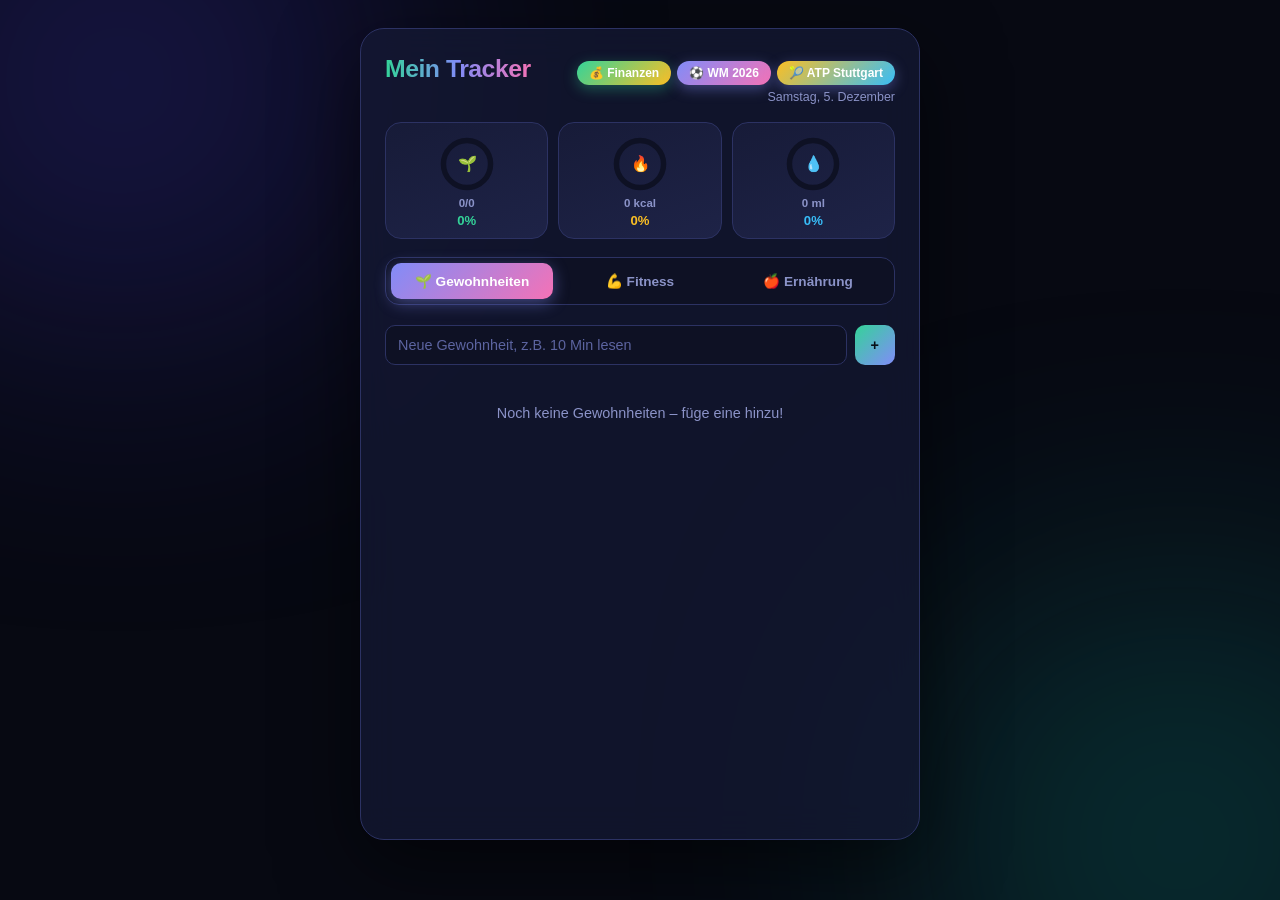
<file: index.html>
<!DOCTYPE html>
<html lang="de">
<head>
<meta charset="UTF-8">
<meta name="viewport" content="width=device-width, initial-scale=1.0">
<title>Mein Tracker</title>
<meta name="theme-color" content="#0e1124">
<link rel="manifest" href="manifest.json">
<link rel="icon" type="image/png" href="icons/icon-192.png">
<link rel="apple-touch-icon" href="icons/apple-touch-icon.png">
<meta name="apple-mobile-web-app-capable" content="yes">
<meta name="apple-mobile-web-app-status-bar-style" content="black-translucent">
<link rel="stylesheet" href="style.css">
</head>
<body>
  <div class="app">
    <header>
      <div class="title-row">
        <h1>Mein Tracker</h1>
        <div class="title-right">
          <div class="title-links">
            <a href="finanzen.html" class="fin-link back-link">💰 Finanzen</a>
            <a href="wm.html" class="wm-link">⚽ WM 2026</a>
            <a href="atp.html" class="atp-link">🎾 ATP Stuttgart</a>
          </div>
          <p class="date" id="today"></p>
        </div>
      </div>

      <!-- Tages-Dashboard: Ringe für Gewohnheiten / kcal / Wasser -->
      <div class="dashboard" id="dashboard"></div>

      <nav class="tabs">
        <button class="tab active" data-tab="habits">🌱 Gewohnheiten</button>
        <button class="tab" data-tab="fitness">💪 Fitness</button>
        <button class="tab" data-tab="nutrition">🍎 Ernährung</button>
      </nav>
    </header>

    <!-- HABITS -->
    <section id="habitsTab" class="tab-content active">
      <form id="addForm">
        <input type="text" id="habitInput" placeholder="Neue Gewohnheit, z.B. 10 Min lesen" required>
        <button type="submit">+</button>
      </form>
      <ul id="habitList"></ul>
      <p class="summary" id="summary"></p>
    </section>

    <!-- FITNESS -->
    <section id="fitnessTab" class="tab-content">
      <form id="exerciseForm">
        <div class="form-row">
          <select id="exerciseIcon" class="icon-select">
            <option value="💪">💪</option>
            <option value="🏋️">🏋️</option>
            <option value="🏃">🏃</option>
            <option value="🚴">🚴</option>
            <option value="🧘">🧘</option>
            <option value="🤸">🤸</option>
            <option value="🏊">🏊</option>
            <option value="⚡">⚡</option>
          </select>
          <input type="text" id="exerciseName" placeholder="Übung, z.B. Bankdrücken" required>
          <select id="exerciseUnit">
            <option value="kg_reps">kg + Wdh.</option>
            <option value="kg">kg</option>
            <option value="reps">Wdh.</option>
            <option value="km_zeit">km + Zeit (Pace)</option>
            <option value="min">Min</option>
            <option value="km">km</option>
          </select>
        </div>
        <details class="goal-details">
          <summary>🎯 Ziel festlegen (optional)</summary>
          <div class="form-row goal-row">
            <input type="number" id="exerciseGoalValue" step="0.1" placeholder="Zielwert">
            <input type="date" id="exerciseGoalDate">
          </div>
        </details>
        <button type="submit" class="full-width-btn">+ Übung hinzufügen</button>
      </form>
      <div id="exerciseList" class="exercise-grid"></div>
    </section>

    <!-- NUTRITION -->
    <section id="nutritionTab" class="tab-content">
      <!-- Kalorien -->
      <div class="nutrition-card">
        <div class="nutrition-card-top">
          <span class="nutrition-card-title">🔥 Kalorien heute</span>
          <span class="nutrition-card-value" id="kcalSummary">0 / 2000 kcal</span>
        </div>
        <div class="goal-bar big">
          <div class="goal-bar-fill kcal-fill" id="kcalBarFill" style="width:0%"></div>
        </div>
        <div class="nutrition-card-sub" id="kcalRemaining"></div>
      </div>

      <form id="foodForm" autocomplete="off">
        <div class="form-row search-row">
          <input type="text" id="foodSearch" placeholder="Was hast du gegessen? z.B. Banane">
          <div id="foodSuggestions" class="suggestions hidden"></div>
        </div>
        <div class="form-row">
          <input type="number" id="foodAmount" placeholder="Menge (g)" value="100" min="1" inputmode="numeric">
          <input type="number" id="foodKcal100" placeholder="kcal / 100g" step="1" min="0" inputmode="numeric">
          <span class="kcal-preview" id="kcalPreview">= 0 kcal</span>
        </div>
        <button type="submit" class="full-width-btn">+ Eintragen</button>
      </form>

      <ul id="foodLogList" class="log-history"></ul>

      <!-- Wasser -->
      <div class="nutrition-card water-card">
        <div class="nutrition-card-top">
          <span class="nutrition-card-title">💧 Wasser heute</span>
          <span class="nutrition-card-value water-value" id="waterSummary">0 / 2000 ml</span>
        </div>
        <div class="goal-bar big">
          <div class="goal-bar-fill water-fill" id="waterBarFill" style="width:0%"></div>
        </div>
        <div class="water-glasses" id="waterGlasses"></div>
        <div class="water-controls">
          <button type="button" class="water-btn" data-amount="-250">− 250 ml</button>
          <button type="button" class="water-btn" data-amount="250">+ 250 ml</button>
          <button type="button" class="water-btn" data-amount="500">+ 500 ml</button>
        </div>
      </div>

      <!-- Tage-Journal -->
      <details class="goal-details nutrition-journal">
        <summary>📒 Journal der letzten 14 Tage</summary>
        <ul id="nutritionJournalList" class="log-history"></ul>
      </details>

      <!-- Tagesziele -->
      <details class="goal-details nutrition-goals">
        <summary>⚙️ Tagesziele anpassen</summary>
        <form id="nutritionGoalForm" class="form-row goal-row">
          <input type="number" id="kcalGoalInput" min="1" placeholder="kcal-Ziel" inputmode="numeric">
          <input type="number" id="waterGoalInput" min="1" step="50" placeholder="Wasser-Ziel (ml)" inputmode="numeric">
          <button type="submit">Speichern</button>
        </form>
      </details>
    </section>

  </div>

  <!-- DETAIL MODAL -->
  <div id="exerciseModal" class="modal hidden">
    <div class="modal-content">
      <button class="modal-close" id="modalClose">✕</button>
      <h2 id="modalTitle"></h2>

      <div class="chart-wrap">
        <svg id="modalChart" viewBox="0 0 300 120" preserveAspectRatio="none"></svg>
      </div>

      <div id="goalProgress" class="goal-progress"></div>

      <div class="stats-grid" id="modalStats"></div>

      <details class="goal-details">
        <summary>🎯 Ziel &amp; Einheit bearbeiten</summary>
        <form id="modalGoalForm" class="form-row goal-row">
          <select id="modalUnit">
            <option value="kg_reps">kg + Wdh.</option>
            <option value="kg">kg</option>
            <option value="reps">Wdh.</option>
            <option value="km_zeit">km + Zeit (Pace)</option>
            <option value="min">Min</option>
            <option value="km">km</option>
          </select>
          <input type="number" id="modalGoalValue" step="0.1" placeholder="Zielwert">
          <input type="date" id="modalGoalDate">
          <button type="submit">Speichern</button>
        </form>
      </details>

      <form id="logForm">
        <input type="date" id="logDate" required>
        <input type="number" id="logValue" step="0.1" placeholder="Wert" required>
        <input type="number" id="logReps" min="1" step="1" placeholder="Wdh." class="hide">
        <input type="number" id="logKm" min="0.1" step="0.1" placeholder="km" class="hide">
        <input type="number" id="logMin" min="0.1" step="0.1" placeholder="Zeit (Min)" class="hide">
        <button type="submit">Eintragen</button>
      </form>

      <p class="section-label">📒 Journal</p>
      <ul id="logHistory" class="log-history"></ul>
      <button class="delete-exercise" id="deleteExercise">Übung löschen</button>
    </div>
  </div>

  <div id="toast" class="toast"></div>

  <script src="script.js"></script>
</body>
</html>
</file>
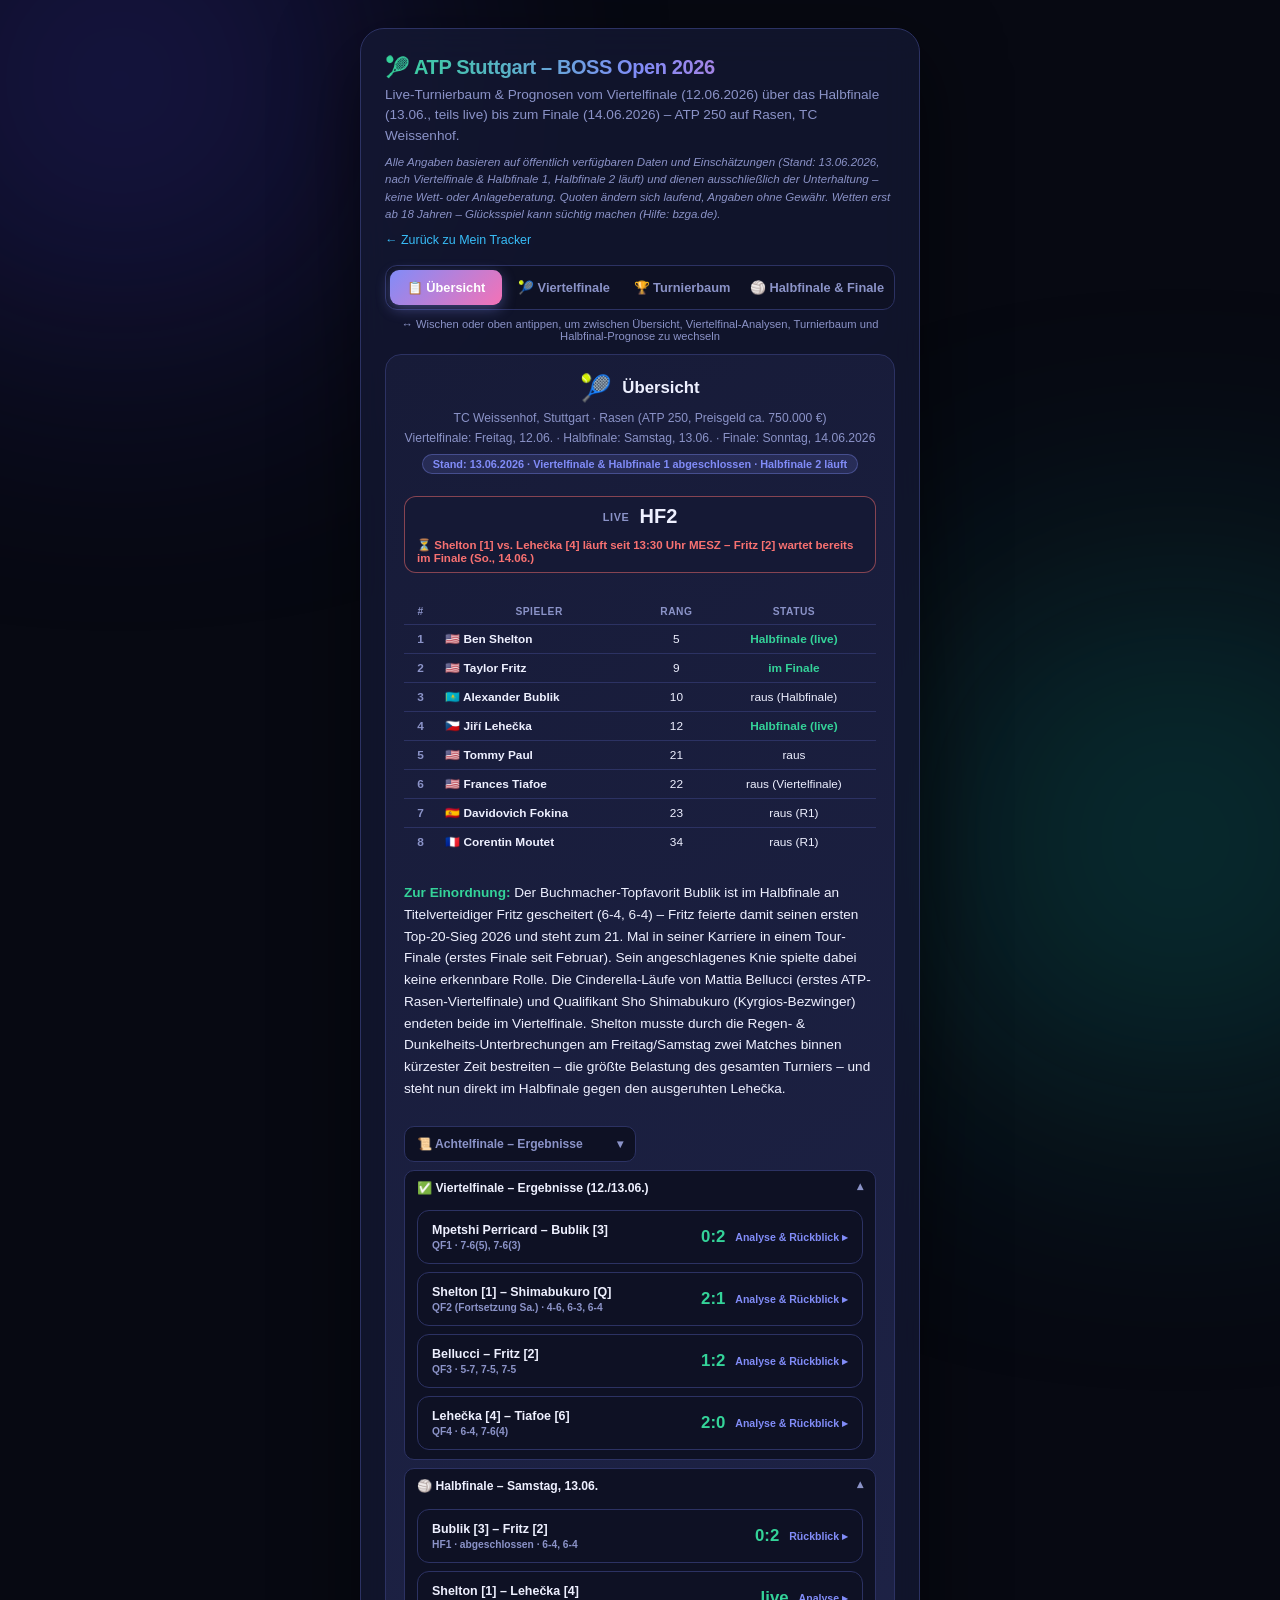
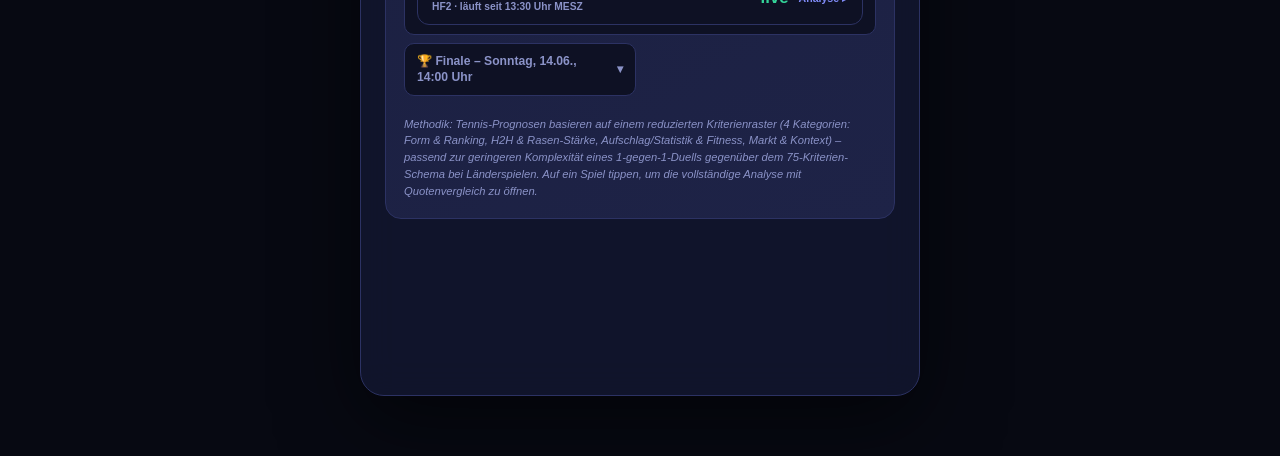
<file: atp.html>
<!DOCTYPE html>
<html lang="de">
<head>
<meta charset="UTF-8">
<meta name="viewport" content="width=device-width, initial-scale=1.0">
<title>ATP Stuttgart – BOSS Open 2026 | Mein Tracker</title>
<meta name="description" content="Live-Turnierbaum &amp; Prognosen für das ATP-Rasenturnier BOSS Open Stuttgart 2026 – Viertelfinale, Halbfinale &amp; Finale.">
<meta name="theme-color" content="#0e1124">
<link rel="icon" type="image/png" href="icons/icon-192.png">
<link rel="apple-touch-icon" href="icons/apple-touch-icon.png">
<link rel="stylesheet" href="style.css">
</head>
<body>
  <div class="app">
    <header class="wm-intro">
      <h1 class="wm-title">🎾 ATP Stuttgart – BOSS Open 2026</h1>
      <p class="wm-sub">Live-Turnierbaum &amp; Prognosen vom Viertelfinale (12.06.2026) über das Halbfinale (13.06., teils live) bis zum Finale (14.06.2026) – ATP 250 auf Rasen, TC Weissenhof.</p>
      <p class="wm-disclaimer">Alle Angaben basieren auf öffentlich verfügbaren Daten und Einschätzungen (Stand: 13.06.2026, nach Viertelfinale &amp; Halbfinale 1, Halbfinale 2 läuft) und dienen ausschließlich der Unterhaltung – keine Wett- oder Anlageberatung. Quoten ändern sich laufend, Angaben ohne Gewähr. Wetten erst ab 18 Jahren – Glücksspiel kann süchtig machen (Hilfe: bzga.de).</p>
      <p style="margin-top:10px;font-size:0.78rem;"><a href="index.html" style="color:var(--blue);text-decoration:none;">← Zurück zu Mein Tracker</a></p>
    </header>

    <main>
      <div class="match-pills">
        <button class="match-pill active" type="button">📋 Übersicht</button>
        <button class="match-pill" type="button">🎾 Viertelfinale</button>
        <button class="match-pill" type="button">🏆 Turnierbaum</button>
        <button class="match-pill" type="button">🏐 Halbfinale &amp; Finale</button>
      </div>
      <p class="swipe-hint">↔️ Wischen oder oben antippen, um zwischen Übersicht, Viertelfinal-Analysen, Turnierbaum und Halbfinal-Prognose zu wechseln</p>
      <div class="match-slider" id="atpSlider">
      <article class="match-card">
        <header class="match-card-head">
          <div class="match-flags"><span class="flag">🎾</span><span>Übersicht</span></div>
          <div class="match-info">
            TC Weissenhof, Stuttgart · Rasen (ATP 250, Preisgeld ca. 750.000 €)<br>
            Viertelfinale: Freitag, 12.06. · Halbfinale: Samstag, 13.06. · Finale: Sonntag, 14.06.2026
          </div>
          <span class="match-tag">Stand: 13.06.2026 · Viertelfinale &amp; Halbfinale 1 abgeschlossen · Halbfinale 2 läuft</span>
        </header>

        <div class="live-result is-live"><span class="lr-label">Live</span><span class="lr-score">HF2</span><span class="lr-status">⏳ Shelton [1] vs. Lehečka [4] läuft seit 13:30 Uhr MESZ – Fritz [2] wartet bereits im Finale (So., 14.06.)</span></div>

        <div class="group-table-wrap" style="margin-top:14px;">
          <table class="group-table">
            <thead>
              <tr><th>#</th><th>Spieler</th><th>Rang</th><th>Status</th></tr>
            </thead>
            <tbody>
              <tr><td>1</td><td>🇺🇸 Ben Shelton</td><td>5</td><td class="pts">Halbfinale (live)</td></tr>
              <tr><td>2</td><td>🇺🇸 Taylor Fritz</td><td>9</td><td class="pts">im Finale</td></tr>
              <tr><td>3</td><td>🇰🇿 Alexander Bublik</td><td>10</td><td>raus (Halbfinale)</td></tr>
              <tr><td>4</td><td>🇨🇿 Jiří Lehečka</td><td>12</td><td class="pts">Halbfinale (live)</td></tr>
              <tr><td>5</td><td>🇺🇸 Tommy Paul</td><td>21</td><td>raus</td></tr>
              <tr><td>6</td><td>🇺🇸 Frances Tiafoe</td><td>22</td><td>raus (Viertelfinale)</td></tr>
              <tr><td>7</td><td>🇪🇸 Davidovich Fokina</td><td>23</td><td>raus (R1)</td></tr>
              <tr><td>8</td><td>🇫🇷 Corentin Moutet</td><td>34</td><td>raus (R1)</td></tr>
            </tbody>
          </table>
        </div>

        <div class="prognosis-text" style="margin-top:14px;">
          <strong>Zur Einordnung:</strong> Der Buchmacher-Topfavorit Bublik ist im Halbfinale an Titelverteidiger Fritz gescheitert (6-4, 6-4) – Fritz feierte damit seinen ersten Top-20-Sieg 2026 und steht zum 21. Mal in seiner Karriere in einem Tour-Finale (erstes Finale seit Februar). Sein angeschlagenes Knie spielte dabei keine erkennbare Rolle. Die Cinderella-Läufe von Mattia Bellucci (erstes ATP-Rasen-Viertelfinale) und Qualifikant Sho Shimabukuro (Kyrgios-Bezwinger) endeten beide im Viertelfinale. Shelton musste durch die Regen- &amp; Dunkelheits-Unterbrechungen am Freitag/Samstag zwei Matches binnen kürzester Zeit bestreiten – die größte Belastung des gesamten Turniers – und steht nun direkt im Halbfinale gegen den ausgeruhten Lehečka.
        </div>

        <div class="match-sections" style="margin-top:14px;">
        <details class="goal-details criteria-group">
          <summary>📜 Achtelfinale – Ergebnisse</summary>
          <ul class="tip-list">
            <li>
              <div class="tip-head"><span>Sho Shimabukuro [Q] def. Nick Kyrgios [WC]</span><span class="tip-prob">4-6, 7-6(5), 6-4</span></div>
              <div class="tip-meta">Erstes ATP-Viertelfinale für den Japaner – zugleich seine ersten beiden Rasen-Siege überhaupt.</div>
            </li>
            <li>
              <div class="tip-head"><span>Jiří Lehečka [4] def. James Duckworth</span><span class="tip-prob">6-7(8), 6-4, 7-6(3)</span></div>
              <div class="tip-meta">Enger Dreisatz-Krimi mit zwei Tiebreaks.</div>
            </li>
            <li>
              <div class="tip-head"><span>Frances Tiafoe [6] def. Rinky Hijikata</span><span class="tip-prob">6-4, 6-4</span></div>
              <div class="tip-meta">Effizienter Glattsatz-Sieg, kaum Aufwand.</div>
            </li>
            <li>
              <div class="tip-head"><span>G. Mpetshi Perricard def. Gauthier Onclin [Q]</span><span class="tip-prob">7-6(1), 6-2</span></div>
              <div class="tip-meta">Nach Tiebreak im 1. Satz danach klar.</div>
            </li>
            <li>
              <div class="tip-head"><span>Alexander Bublik [3] def. Jan-Lennard Struff</span><span class="tip-prob">7-6(3), 3-6, 6-2</span></div>
              <div class="tip-meta">22 Asse, beendet eine 3-Match-Negativserie.</div>
            </li>
            <li>
              <div class="tip-head"><span>Mattia Bellucci def. Yannick Hanfmann</span><span class="tip-prob">7-5, 6-7(4), 6-2</span></div>
              <div class="tip-meta">Zweiter Dreisatz-Sieg in Folge für den Italiener.</div>
            </li>
            <li>
              <div class="tip-head"><span>Taylor Fritz [2] def. Martin Landaluce</span><span class="tip-prob">6-7(4), 7-5, 7-6(3)</span></div>
              <div class="tip-meta">25 Asse/5 Doppelfehler – knappe Flucht aus dem 1. Satz.</div>
            </li>
            <li>
              <div class="tip-head"><span>Ben Shelton [1] def. Marcos Giron</span><span class="tip-prob">6-7(4), 6-4, 7-6(5)</span></div>
              <div class="tip-meta">Regen-Unterbrechung Donnerstag/Freitag – Shelton dreht den 0:1-Satzrückstand und zieht direkt weiter ins QF2 gegen Shimabukuro.</div>
            </li>
          </ul>
        </details>

        <details class="goal-details criteria-group" open>
          <summary>✅ Viertelfinale – Ergebnisse (12./13.06.)</summary>
          <div class="group-results">
            <button class="group-result-row" type="button" data-target="2">
              <span class="gr-flags">Mpetshi Perricard – Bublik [3]<span class="gr-time">QF1 · 7-6(5), 7-6(3)</span></span>
              <span class="gr-score">0:2</span>
              <span class="gr-link">Analyse &amp; Rückblick ▸</span>
            </button>
            <button class="group-result-row" type="button" data-target="3">
              <span class="gr-flags">Shelton [1] – Shimabukuro [Q]<span class="gr-time">QF2 (Fortsetzung Sa.) · 4-6, 6-3, 6-4</span></span>
              <span class="gr-score">2:1</span>
              <span class="gr-link">Analyse &amp; Rückblick ▸</span>
            </button>
            <button class="group-result-row" type="button" data-target="4">
              <span class="gr-flags">Bellucci – Fritz [2]<span class="gr-time">QF3 · 5-7, 7-5, 7-5</span></span>
              <span class="gr-score">1:2</span>
              <span class="gr-link">Analyse &amp; Rückblick ▸</span>
            </button>
            <button class="group-result-row" type="button" data-target="5">
              <span class="gr-flags">Lehečka [4] – Tiafoe [6]<span class="gr-time">QF4 · 6-4, 7-6(4)</span></span>
              <span class="gr-score">2:0</span>
              <span class="gr-link">Analyse &amp; Rückblick ▸</span>
            </button>
          </div>
        </details>

        <details class="goal-details criteria-group" open>
          <summary>🏐 Halbfinale – Samstag, 13.06.</summary>
          <div class="group-results">
            <button class="group-result-row" type="button" data-target="7">
              <span class="gr-flags">Bublik [3] – Fritz [2]<span class="gr-time">HF1 · abgeschlossen · 6-4, 6-4</span></span>
              <span class="gr-score">0:2</span>
              <span class="gr-link">Rückblick ▸</span>
            </button>
            <button class="group-result-row" type="button" data-target="7">
              <span class="gr-flags">Shelton [1] – Lehečka [4]<span class="gr-time">HF2 · läuft seit 13:30 Uhr MESZ</span></span>
              <span class="gr-score">live</span>
              <span class="gr-link">Analyse ▸</span>
            </button>
          </div>
        </details>

        <details class="goal-details criteria-group">
          <summary>🏆 Finale – Sonntag, 14.06., 14:00 Uhr</summary>
          <div class="group-results">
            <button class="group-result-row" type="button" data-target="8">
              <span class="gr-flags">Fritz [2] – Sieger Halbfinale 2<span class="gr-time">Projektion · 2 Szenarien</span></span>
              <span class="gr-score">– : –</span>
              <span class="gr-link">Projektion ▸</span>
            </button>
          </div>
        </details>
        </div>

        <p class="odds-note">Methodik: Tennis-Prognosen basieren auf einem reduzierten Kriterienraster (4 Kategorien: Form &amp; Ranking, H2H &amp; Rasen-Stärke, Aufschlag/Statistik &amp; Fitness, Markt &amp; Kontext) – passend zur geringeren Komplexität eines 1-gegen-1-Duells gegenüber dem 75-Kriterien-Schema bei Länderspielen. Auf ein Spiel tippen, um die vollständige Analyse mit Quotenvergleich zu öffnen.</p>
      </article>
      <article class="match-card">
        <header class="match-card-head">
          <button class="back-to-group" type="button" data-back="0">← Übersicht</button>
          <div class="match-flags">
            <span class="flag">🇺🇸</span><span>Shelton [1]</span>
            <span class="match-vs">vs.</span>
            <span>Giron</span><span class="flag">🇺🇸</span>
          </div>
          <div class="match-info">
            Freitag, 12.06.2026 · Fortsetzung ab ca. 14:00 Uhr MESZ (R16, regenbedingt unterbrochen)<br>
            Center Court, TC Weissenhof, Stuttgart
          </div>
          <span class="match-tag">Achtelfinale (R16) · Fortsetzung · ABGESCHLOSSEN – Shelton 2:1, weiter zu QF2 vs. Shimabukuro</span>
          <div class="live-result is-final"><span class="lr-label">Ergebnis</span><span class="lr-score">6:7(4), 6:4, 7:6(5)</span><span class="lr-status">✅ Shelton dreht den 0:1-Satzrückstand und gewinnt im Decider-Tiebreak</span></div>
        </header>

        <div class="prognosis-box">
          <div class="prognosis-title">📊 Prognose</div>
          <div class="prob-row">
            <div>
              <div class="prob-labels"><span>Sieg Shelton</span><span class="pct">58%</span></div>
              <div class="prob-bar"><div class="prob-fill home" style="width:58%"></div></div>
            </div>
            <div>
              <div class="prob-labels"><span>Sieg Giron</span><span class="pct">42%</span></div>
              <div class="prob-bar"><div class="prob-fill away" style="width:42%"></div></div>
            </div>
          </div>
          <div class="prognosis-result">
            <div class="result-score">2:1</div>
            <div class="result-label">Wahrscheinlichstes Ergebnis (Sätze): Shelton dreht den Rückstand und gewinnt knapp in 3 Sätzen – sein Ranking- und Aufschlag-Vorteil bleibt der Grundtenor, doch Girons starker Tiebreak-Gewinn in Satz 1 und die laufende 4:4-Stellung in Satz 2 machen die Partie deutlich offener als vor Turnierbeginn erwartet.</div>
          </div>
          <div class="prognosis-text">
            <strong>Sätze:</strong> Satz 2 bei 4:4 dürfte selbst in einen Tiebreak gehen; bei 1:1 nach Sätzen entscheidet Frische und Aufschlagdurchschlagskraft im Decider tendenziell für Shelton.<br>
            <strong>Schlüssel-Faktor:</strong> Die unterbrochene Nacht könnte Girons Rhythmus aus dem starken Satz 1 brechen – oder Shelton die nötige Verschnaufpause vor dem direkt folgenden QF2 gegen Shimabukuro verschaffen.
          </div>
          <div class="prognosis-text">
            <strong>📊 Rückblick:</strong> Volltreffer – exakt das prognostizierte 2:1 inkl. Tiebreak-Decider (7-6(5)). Satz 2 ging tatsächlich noch in den Tiebreak, danach setzte sich Sheltons Aufschlag-Vorteil im Decider durch. Allerdings musste er die Partie direkt mit dem QF2 gegen Shimabukuro fortsetzen – die im Vorfeld befürchtete Doppelbelastung wurde real.
          </div>
          <div class="confidence-row">
            <span class="confidence-badge low">Konfidenz: Niedrig</span>
          </div>
          <ul class="uncertainty-list">
            <li>Live-Partie bei 4:4 im 2. Satz – jeder weitere Punkt verschiebt die Wahrscheinlichkeiten, eine Prognose zu diesem Zeitpunkt ist naturgemäß instabil.</li>
            <li>Girons Tiebreak-Gewinn in Satz 1 ist sein bislang bestes Resultat der Saison gegen einen Top-10-Spieler – ein Indiz, dass die vorab kalkulierte Favoritenrolle Sheltons zu hoch angesetzt war.</li>
            <li>Das Ergebnis dieses Matches entscheidet zugleich über die körperliche Ausgangslage für QF2 (Shimabukuro) am selben Tag – ein potenzieller Dreisatz-Krimi würde den Sieger zusätzlich belasten.</li>
          </ul>
        </div>

        <div class="match-sections">
        <details class="goal-details criteria-group">
          <summary>📈 Form &amp; Ranking (Gewicht: 30%)</summary>
          <ul class="criteria-list">
            <li><span class="criteria-num">1.</span> Shelton (ATP 5) führt den Ranking-Vergleich klar an gegenüber Giron (ATP ca. 51–69) – mit zwei Titeln 2026 (Dallas, München) in herausragender Form in die Saison gestartet.</li>
            <li><span class="criteria-num">2.</span> Giron befindet sich in seiner bislang besten Saison (Bilanz 8:6 in 2026, Finale in Phoenix/Arizona) – der Tiebreak-Gewinn in Satz 1 passt zu diesem Aufwärtstrend.</li>
            <li><span class="criteria-num">3.</span> Die vor der Partie kalkulierten Buchmacher-Quoten (ca. 74% für Shelton) galten vor Anpfiff – Girons Satzgewinn relativiert diese Einschätzung bereits deutlich.</li>
            <li><span class="criteria-num">4.</span> Psychologischer Druck liegt nun stärker bei Shelton: Als klarer Favorit mit Rückstand muss er nach der Unterbrechung neu in die Partie finden, während Giron mit Momentum weitermachen kann.</li>
          </ul>
        </details>

        <details class="goal-details criteria-group">
          <summary>🆚 H2H &amp; Rasen-Stärke (Gewicht: 25%)</summary>
          <ul class="criteria-list">
            <li><span class="criteria-num">5.</span> Direktvergleich: Shelton führt 2:1 (Tokyo 2023, Hamburg 2026) – Girons einziger Sieg (Delray Beach 2023) fiel auf Hartplatz, bislang kein Aufeinandertreffen auf Rasen.</li>
            <li><span class="criteria-num">6.</span> Shelton erreichte 2025 in Stuttgart das Halbfinale – mit nachgewiesener Rasen-Stärke auf genau diesem Platz.</li>
            <li><span class="criteria-num">7.</span> Giron weist eine solide Karriere-Rasenbilanz von ca. 51% (19:18) auf, in den letzten 52 Wochen ausgeglichen bei 3:3 – kein Rasen-Schwächling, aber ohne die Spitzenresultate Sheltons auf diesem Belag.</li>
            <li><span class="criteria-num">8.</span> Dass Giron Satz 1 im Tiebreak gewann, zeigt: Sheltons Aufschlagdominanz hat sich auf diesem Rasen bislang nicht entscheidend durchgesetzt – ein Warnsignal für die Fortsetzung.</li>
          </ul>
        </details>

        <details class="goal-details criteria-group">
          <summary>🎯 Aufschlag/Statistik &amp; Fitness (Gewicht: 30%)</summary>
          <ul class="criteria-list">
            <li><span class="criteria-num">9.</span> Sheltons wuchtiger Aufschlag (einer der härtesten der Tour) sollte auf trockenerem, schnellerem Rasen nach der Unterbrechung tendenziell noch mehr Wirkung entfalten.</li>
            <li><span class="criteria-num">10.</span> Die verregneten, rutschigen Bedingungen vor der Unterbrechung könnten Girons variablerem Spiel (mehr Slice, weniger Tempo) entgegengekommen sein – bei trockeneren Bedingungen heute dürfte sich das Blatt wieder zu Sheltons Gunsten wenden.</li>
            <li><span class="criteria-num">11.</span> Fitness-Faktor: Der Sieger dieser Partie muss am selben Tag ohne nennenswerte Pause das QF2 gegen Shimabukuro bestreiten – die mit Abstand größte Doppelbelastung des gesamten Turniertages.</li>
            <li><span class="criteria-num">12.</span> Ein möglicher Drittsatz-Krimi würde den Sieger zusätzlich auszehren und dessen Chancen im direkt folgenden Viertelfinale schmälern – ein Risiko, das in die Gesamtbewertung des Tages einfließt.</li>
          </ul>
        </details>

        <details class="goal-details criteria-group">
          <summary>💹 Markt &amp; Kontext (Gewicht: 15%)</summary>
          <ul class="criteria-list">
            <li><span class="criteria-num">13.</span> Vor der Unterbrechung lagen die Quoten bei ca. 1,30–1,36 für Shelton (ca. 74% implizite Wahrscheinlichkeit) – nach Girons Satzgewinn dürfte sich dieses Verhältnis deutlich Richtung 55–65% für Shelton verschoben haben.</li>
            <li><span class="criteria-num">14.</span> Der Sieger trifft im Anschluss auf Qualifikant Shimabukuro (Cinderella-Lauf, erstes ATP-Viertelfinale) – eine vergleichsweise „lösbare" Belohnung für die Fortsetzung.</li>
            <li><span class="criteria-num">15.</span> Die ungewöhnliche Spielunterbrechung ist selbst ein Wildcard-Faktor: Routine-Vorteile durch Erfahrung (Shelton) könnten neutralisiert werden, während Giron die Pause zur mentalen Regeneration nutzen konnte.</li>
            <li><span class="criteria-num">16.</span> Insgesamt die unsicherste Prognose des Tages – bei einer laufenden, nahezu ausgeglichenen Live-Partie (4:4 im 2. Satz) ist jede Einschätzung stärker Momentaufnahme als gesicherte Analyse.</li>
          </ul>
        </details>

        <details class="goal-details criteria-group">
          <summary>🔗 Quellen</summary>
          <ul class="source-list">
            <li><a href="https://www.atptour.com/en/video/extended-highlights-shimabukuro-tiafoe-fritz-win-sheltongiron-interrupted-in-stuttgart-2026" target="_blank" rel="noopener">ATP Tour: Extended Highlights – Shelton/Giron unterbrochen in Stuttgart 2026</a></li>
            <li><a href="https://www.tennisexplorer.com/stuttgart/2026/atp-men/" target="_blank" rel="noopener">TennisExplorer: Stuttgart 2026 – Draw &amp; Ergebnisse</a></li>
            <li><a href="https://en.wikipedia.org/wiki/2026_BOSS_Open" target="_blank" rel="noopener">Wikipedia: 2026 BOSS Open – Setzliste &amp; Draw</a></li>
            <li><a href="https://www.atptour.com/en/news/stuttgart-atp-250-2026-history-draw-schedule" target="_blank" rel="noopener">ATP Tour: Stuttgart 2026 – History, Draw &amp; Schedule</a></li>
            <li><a href="https://www.sportytrader.com/en/betting-tips/ben-shelton-marcos-giron-354043/" target="_blank" rel="noopener">SportyTrader: Quotenvergleich Shelton – Giron</a></li>
            <li><a href="https://lastwordonsports.com/tennis/2026/06/10/atp-stuttgart-predictions-shelton-giron/" target="_blank" rel="noopener">Last Word on Sports: Stuttgart-Vorschau Shelton vs. Giron</a></li>
          </ul>
        </details>
        </div>
      </article>
      <article class="match-card">
        <header class="match-card-head">
          <button class="back-to-group" type="button" data-back="0">← Übersicht</button>
          <div class="match-flags">
            <span class="flag">🇫🇷</span><span>Mpetshi Perricard</span>
            <span class="match-vs">vs.</span>
            <span>Bublik</span><span class="flag">🇰🇿</span>
          </div>
          <div class="match-info">
            Freitag, 12.06.2026 · ab 11:00 Uhr MESZ (Eröffnungsmatch)<br>
            Center Court, TC Weissenhof, Stuttgart
          </div>
          <span class="match-tag">Viertelfinale · ABGESCHLOSSEN – Bublik 2:0 (zwei Tiebreaks)</span>
          <div class="live-result is-final"><span class="lr-label">Ergebnis</span><span class="lr-score">7:6(5), 7:6(3)</span><span class="lr-status">✅ Bublik gewinnt glatt – steht im Halbfinale gegen Fritz</span></div>
        </header>

        <div class="prognosis-box">
          <div class="prognosis-title">📊 Prognose</div>
          <div class="prob-row">
            <div>
              <div class="prob-labels"><span>Sieg Mpetshi Perricard</span><span class="pct">38%</span></div>
              <div class="prob-bar"><div class="prob-fill home" style="width:38%"></div></div>
            </div>
            <div>
              <div class="prob-labels"><span>Sieg Bublik</span><span class="pct">62%</span></div>
              <div class="prob-bar"><div class="prob-fill away" style="width:62%"></div></div>
            </div>
          </div>
          <div class="prognosis-result">
            <div class="result-score">1:2</div>
            <div class="result-label">Wahrscheinlichstes Ergebnis (Sätze): Knapper Sieg Bublik in 3 Sätzen gegen einen der größten Aufschläger der Tour – das erste Duell beider auf Rasen, nach zwei bisherigen Sandplatz-Begegnungen (2:1 für Mpetshi Perricard).</div>
          </div>
          <div class="prognosis-text">
            <strong>Sätze:</strong> Hohe Tiebreak-Wahrscheinlichkeit – beide Spieler zählen zu den größten Aufschlägern der Tour (Bublik zuletzt 22 Asse), echte Breaks dürften selten sein.<br>
            <strong>Schlüssel-Faktor:</strong> Frische – Mpetshi Perricard hat diese Woche bereits 6 Sätze (zwei Dreisätzer mit Tiebreaks) gespielt, Bublik nach Freilos erst 3.
          </div>
          <div class="prognosis-text">
            <strong>📊 Rückblick:</strong> Tendenz (Sieg Bublik) korrekt – und die Tiebreak-Prognose traf gleich doppelt zu: Beide Sätze wurden im Tiebreak entschieden (7-5, 7-3), kein einziger Aufschlag wurde durchbrochen. Bublik gewann jedoch klarer (2:0 statt 1:2) als erwartet und zog mit frischeren Beinen ins Halbfinale ein.
          </div>
          <div class="confidence-row">
            <span class="confidence-badge low">Konfidenz: Niedrig</span>
          </div>
          <ul class="uncertainty-list">
            <li>Erstes Aufeinandertreffen auf Rasen – beide bisherigen Duelle (2:1 für Mpetshi Perricard) fanden auf Sand statt, kaum übertragbar.</li>
            <li>Eröffnungsmatch ab 11:00 Uhr: Morgentau auf dem Rasen kann Aufschlagprozente in der Anfangsphase leicht senken.</li>
            <li>Bei zwei Aufschlagriesen mit wenigen Breakchancen können einzelne Tiebreak-Punkte das ganze Match drehen – die Marge zwischen den Spielern ist statistisch gering.</li>
          </ul>
        </div>

        <div class="match-sections">
        <details class="goal-details criteria-group">
          <summary>📈 Form &amp; Ranking (Gewicht: 30%)</summary>
          <ul class="criteria-list">
            <li><span class="criteria-num">1.</span> Bublik (ATP 10/11) führt den Ranking-Vergleich klar an gegenüber Mpetshi Perricard (ATP ca. 93, durch limitierten Rasen-Spielplan 2026 in der Weltrangliste zurückgefallen).</li>
            <li><span class="criteria-num">2.</span> Bublik beendete mit dem 22-Asse-Sieg über Struff eine Drei-Match-Negativserie und wirkte dabei wieder in Bestform.</li>
            <li><span class="criteria-num">3.</span> Mpetshi Perricard musste sich in Runde 1 und im Achtelfinale jeweils über drei knappe Sätze (inkl. mehrerer Tiebreaks) durchsetzen – schwankende, aber kämpferische Form.</li>
            <li><span class="criteria-num">4.</span> Bublik gilt trotz Setzposition 3 als Buchmacher-Topfavorit (ca. +333) auf den Gesamttitel – ein Vertrauensvorschuss des Marktes in seine aktuelle Form.</li>
          </ul>
        </details>

        <details class="goal-details criteria-group">
          <summary>🆚 H2H &amp; Rasen-Stärke (Gewicht: 25%)</summary>
          <ul class="criteria-list">
            <li><span class="criteria-num">5.</span> Direktvergleich: Mpetshi Perricard führt 2:1 (Lyon 2024, Hamburg 2025) – beide Duelle fanden allerdings auf Sand statt, das heutige Match ist die erste Begegnung auf Rasen.</li>
            <li><span class="criteria-num">6.</span> Bublik ist zweifacher Halle-Champion (2023 &amp; 2025) mit einer Karriere-Rasenbilanz von ca. 62,8% – einer der erfahrensten Rasenspezialisten im verbliebenen Feld.</li>
            <li><span class="criteria-num">7.</span> Mpetshi Perricard hat 2026 auf Rasen erst 2 Partien bestritten (2-0) – positiv, aber eine zu kleine Stichprobe für eine verlässliche Einordnung.</li>
            <li><span class="criteria-num">8.</span> Der niedrige, schnelle Absprung auf Rasen begünstigt tendenziell den variableren, erfahreneren Aufschläger – ein leichter Vorteil für Bublik (Einschätzung).</li>
          </ul>
        </details>

        <details class="goal-details criteria-group">
          <summary>🎯 Aufschlag/Statistik &amp; Fitness (Gewicht: 30%)</summary>
          <ul class="criteria-list">
            <li><span class="criteria-num">9.</span> Beide zählen zu den größten Aufschlägern der Tour – Bublik mit zuletzt 22 Assen, Mpetshi Perricard traditionell mit häufig 20+ Assen pro Match.</li>
            <li><span class="criteria-num">10.</span> Bublik hatte ein Freilos in Runde 1 und musste seither nur einen Dreisatz bestreiten – insgesamt erst 3 Sätze in dieser Woche.</li>
            <li><span class="criteria-num">11.</span> Mpetshi Perricard spielte bereits zwei Dreisätzer (6 Sätze, mehrere Tiebreaks) – die kumulierte Belastung könnte sich im Verlauf eines engen 3. Satzes bemerkbar machen.</li>
            <li><span class="criteria-num">12.</span> Bei zwei Aufschlagriesen mit wenigen Returnchancen dürften Breaks selten sein – die statistische Marge ist gering, was Überraschungen begünstigt.</li>
          </ul>
        </details>

        <details class="goal-details criteria-group">
          <summary>💹 Markt &amp; Kontext (Gewicht: 15%)</summary>
          <ul class="criteria-list">
            <li><span class="criteria-num">13.</span> Quotenvergleich: Bublik ca. 1,50–1,57, Mpetshi Perricard ca. 2,39–2,62 – impliziert eine Bublik-Favoritenrolle von grob 60–65%.</li>
            <li><span class="criteria-num">14.</span> Tennis-Vorhersagemodelle sehen Bublik bei ca. 60% Siegwahrscheinlichkeit – am unteren Ende typischer Top-10-vs-Top-100-Quoten, was auf eine als eng eingeschätzte Partie hindeutet.</li>
            <li><span class="criteria-num">15.</span> Eröffnungsmatch des Tages auf dem Center Court (ab 11:00 Uhr) – früher Termin, Bedingungen morgens potenziell etwas langsamer.</li>
            <li><span class="criteria-num">16.</span> Größtes Unsicherheitsmoment bleibt die fehlende Rasen-Erfahrung im direkten Duell – ohne Präzedenzfall auf diesem Belag ist die Prognose stärker modell- als erfahrungsbasiert.</li>
          </ul>
        </details>

        <details class="goal-details criteria-group">
          <summary>🔗 Quellen</summary>
          <ul class="source-list">
            <li><a href="https://en.wikipedia.org/wiki/2026_BOSS_Open" target="_blank" rel="noopener">Wikipedia: 2026 BOSS Open – Setzliste &amp; Draw</a></li>
            <li><a href="https://www.tennisexplorer.com/stuttgart/2026/atp-men/" target="_blank" rel="noopener">TennisExplorer: Stuttgart 2026 – Draw &amp; Ergebnisse</a></li>
            <li><a href="https://www.universtennis.com/2026/06/11/atp-250-stuttgart-le-programme-complet-du-vendredi-12-juin-avec-mpetshi-perricard-bublik/" target="_blank" rel="noopener">UniversTennis: Order of Play Freitag – Mpetshi Perricard vs. Bublik</a></li>
            <li><a href="https://www.ski-nordique.net/atp-stuttgart-2026-resultats-et-suivi-live-mpetshi-perricard-vs-bublik-en-quart-fritz-et-lehecka-se-font-peur.6747522-605274.html" target="_blank" rel="noopener">Live-Ticker &amp; Vorschau: Mpetshi Perricard – Bublik im Viertelfinale</a></li>
            <li><a href="https://www.atptour.com/en/news/stuttgart-atp-250-2026-history-draw-schedule" target="_blank" rel="noopener">ATP Tour: Stuttgart 2026 – History, Draw &amp; Schedule</a></li>
          </ul>
        </details>
        </div>
      </article>
      <article class="match-card">
        <header class="match-card-head">
          <button class="back-to-group" type="button" data-back="0">← Übersicht</button>
          <div class="match-flags">
            <span class="flag">🇺🇸</span><span>Shelton [1]</span>
            <span class="match-vs">vs.</span>
            <span>Shimabukuro</span><span class="flag">🇯🇵</span>
          </div>
          <div class="match-info">
            Freitag/Samstag, 12./13.06.2026 · dunkelheitsbedingt unterbrochen &amp; am Samstagmittag fortgesetzt<br>
            Center Court, TC Weissenhof, Stuttgart
          </div>
          <span class="match-tag">Viertelfinale · ABGESCHLOSSEN – Shelton 2:1, weiter ins Halbfinale gegen Lehečka</span>
          <div class="live-result is-final"><span class="lr-label">Ergebnis</span><span class="lr-score">4:6, 6:3, 6:4</span><span class="lr-status">✅ Shelton gewinnt nach verlorenem 1. Satz – Shimabukuros Cinderella-Lauf endet im Viertelfinale</span></div>
        </header>

        <div class="prognosis-box">
          <div class="prognosis-title">📊 Prognose</div>
          <div class="prob-row">
            <div>
              <div class="prob-labels"><span>Sieg Shelton (R16-Sieger)</span><span class="pct">70%</span></div>
              <div class="prob-bar"><div class="prob-fill home" style="width:70%"></div></div>
            </div>
            <div>
              <div class="prob-labels"><span>Sieg Shimabukuro</span><span class="pct">30%</span></div>
              <div class="prob-bar"><div class="prob-fill away" style="width:30%"></div></div>
            </div>
          </div>
          <div class="prognosis-result">
            <div class="result-score">2:1</div>
            <div class="result-label">Wahrscheinlichstes Ergebnis (Sätze): Der Sieger der R16-Fortsetzung (Shelton oder Giron) setzt sich gegen den überraschend starken Qualifikanten Shimabukuro durch – aber nicht ohne Kampf, da er direkt im Anschluss ohne nennenswerte Pause antreten muss.</div>
          </div>
          <div class="prognosis-text">
            <strong>Sätze:</strong> Der Ranking-Vorteil spricht für den R16-Sieger, doch die fehlende Erholungszeit und Shimabukuros Cinderella-Lauf (Siege über Halys &amp; Kyrgios) machen einen 3. Satz wahrscheinlich.<br>
            <strong>Schlüssel-Faktor:</strong> Wer überhaupt antritt, ist offen – die Regen-unterbrochene Partie Shelton vs. Giron steht bei 7:6(3), 4:4, Giron führt mit Satz 1.
          </div>
          <div class="prognosis-text">
            <strong>📊 Rückblick:</strong> Tendenz (2:1, 70% für den R16-Sieger) traf zu. Shimabukuro begann stark und gewann Satz 1 – die befürchtete Doppelbelastung Sheltons schien sich zu bestätigen –, doch danach drehte Shelton mit zwei klaren Sätzen die Partie. Diese zweite Marathon-Fortsetzung des Wochenendes musste sogar erneut auf den Samstag verschoben werden (Dunkelheit), sodass Shelton am Samstagmittag erst dieses QF beendete, bevor am Nachmittag direkt das Halbfinale gegen Lehečka folgte.
          </div>
          <div class="confidence-row">
            <span class="confidence-badge low">Konfidenz: Niedrig</span>
          </div>
          <ul class="uncertainty-list">
            <li>Der Gegner für dieses Viertelfinale steht erst nach Fortsetzung der unterbrochenen R16-Partie Shelton vs. Giron fest.</li>
            <li>Fatigue: Der R16-Sieger spielt am selben Tag direkt im Anschluss ohne nennenswerte Erholungszeit – das am stärksten belastete Szenario der gesamten Runde.</li>
            <li>Shimabukuros Rasen-Erfahrung beschränkt sich komplett auf diese Turnierwoche – keine Vergleichsdaten gegen höher eingestufte Gegner auf diesem Belag.</li>
          </ul>
        </div>

        <div class="match-sections">
        <details class="goal-details criteria-group">
          <summary>📈 Form &amp; Ranking (Gewicht: 30%)</summary>
          <ul class="criteria-list">
            <li><span class="criteria-num">1.</span> Offen ist, wer überhaupt ins Viertelfinale einzieht: Die regen-unterbrochene R16-Partie Shelton [1] vs. Giron steht bei 7:6(3), 4:4 – Giron führt mit Satz 1, beide haben reelle Chancen.</li>
            <li><span class="criteria-num">2.</span> Shelton (ATP 5, 2 Titel 2026: Dallas &amp; München) war vor der Unterbrechung mit ca. 74% impliziter Wahrscheinlichkeit klarer Favorit – ein Vorsprung, der durch den Satzrückstand nun relativiert wird.</li>
            <li><span class="criteria-num">3.</span> Giron (ATP ca. 51–69, 8:6 in 2026, Finale beim Phoenix/Arizona-Classic) zeigt solide Form 2026 und führt überraschend mit Satz 1 gegen den Top-5-Spieler.</li>
            <li><span class="criteria-num">4.</span> Shimabukuro (Qualifikant, rückt erstmals in die Top 100 vor) ist die Cinderella-Story des Turniers: Siege über Halys und Kyrgios – zugleich seine ersten beiden Rasen-Siege überhaupt.</li>
          </ul>
        </details>

        <details class="goal-details criteria-group">
          <summary>🆚 H2H &amp; Rasen-Stärke (Gewicht: 25%)</summary>
          <ul class="criteria-list">
            <li><span class="criteria-num">5.</span> H2H Shelton–Giron: Shelton führt 2:1 (Tokio 2023, Hamburg 2026); Girons einziger Sieg war Delray Beach 2023 auf Hartplatz – noch kein Rasen-Duell zwischen beiden.</li>
            <li><span class="criteria-num">6.</span> Shelton erreichte bei seinem Stuttgart-Debüt 2025 das Halbfinale und gilt als einer der besseren Rasenspieler im Feld; Girons Karriere-Rasenbilanz liegt bei ca. 51% (19-18), zuletzt 3:3 in den letzten 52 Wochen.</li>
            <li><span class="criteria-num">7.</span> Shimabukuro hatte vor dieser Woche keine ATP-Rasen-Erfahrung – seine Siege über Halys und Kyrgios waren seine ersten Rasen-Matches überhaupt, ein bemerkenswerter Soforterfolg.</li>
            <li><span class="criteria-num">8.</span> Gegen Shimabukuro fehlt sowohl Shelton als auch Giron jede H2H-Referenz – für beide Szenarien ist es ein Duell ohne Vorgeschichte.</li>
          </ul>
        </details>

        <details class="goal-details criteria-group">
          <summary>🎯 Aufschlag/Statistik &amp; Fitness (Gewicht: 30%)</summary>
          <ul class="criteria-list">
            <li><span class="criteria-num">9.</span> Entscheidender Fitness-Faktor: Wer die R16-Fortsetzung gewinnt, muss am selben Tag ohne nennenswerte Pause direkt ins Viertelfinale – das am stärksten belastete Szenario der gesamten Runde.</li>
            <li><span class="criteria-num">10.</span> Shimabukuro hat in dieser Woche bereits 2 Matches/5 Sätze bestritten, ist aber nicht zusätzlich durch eine Marathon-Fortsetzung am gleichen Tag belastet.</li>
            <li><span class="criteria-num">11.</span> Shelton zählt zu den härtesten Aufschlägern der Tour; Giron spielt variabler mit gutem Slice-Aufschlag – beide Stile würden Shimabukuros Returnspiel unterschiedlich fordern.</li>
            <li><span class="criteria-num">12.</span> Für Shimabukuro gegen Top-100-Gegner auf Rasen existieren noch keine Vergleichswerte – seine bisherigen Siege beruhten vor allem auf Kampfgeist und Nervenstärke in Tiebreaks.</li>
          </ul>
        </details>

        <details class="goal-details criteria-group">
          <summary>💹 Markt &amp; Kontext (Gewicht: 15%)</summary>
          <ul class="criteria-list">
            <li><span class="criteria-num">13.</span> Vor der Quoten-Neubewertung war Shelton mit ca. 1,30–1,36 (≈74%) klarer Favorit gegen Giron – nach dem Satzverlust dürfte sich diese Quote deutlich Richtung 50:50 verschoben haben.</li>
            <li><span class="criteria-num">14.</span> Für das Viertelfinale selbst lag zum Recherchezeitpunkt noch keine Quote vor (Gegner unbekannt); Shimabukuros vorherige Außenseiterquote (+134 gegen Kyrgios) deutet aber darauf hin, dass er auch hier Außenseiter bliebe.</li>
            <li><span class="criteria-num">15.</span> Ansetzung "nicht vor 15:00 Uhr" – direkt nach der R16-Fortsetzung, was die Pausenlänge für den Sieger weiter verkürzt.</li>
            <li><span class="criteria-num">16.</span> Größte Unsicherheit der gesamten Runde: Sowohl Gegner als auch dessen Frischezustand stehen erst kurz vor Anpfiff fest – diese Prognose trägt daher die niedrigste Konfidenz aller vier Partien.</li>
          </ul>
        </details>

        <details class="goal-details criteria-group">
          <summary>🔗 Quellen</summary>
          <ul class="source-list">
            <li><a href="https://www.atptour.com/en/video/extended-highlights-shimabukuro-tiafoe-fritz-win-sheltongiron-interrupted-in-stuttgart-2026" target="_blank" rel="noopener">ATP Tour: Highlights &amp; Bestätigung der Unterbrechung Shelton–Giron</a></li>
            <li><a href="https://www.tennisexplorer.com/stuttgart/2026/atp-men/" target="_blank" rel="noopener">TennisExplorer: Stuttgart 2026 – Draw &amp; Ergebnisse</a></li>
            <li><a href="https://en.wikipedia.org/wiki/2026_BOSS_Open" target="_blank" rel="noopener">Wikipedia: 2026 BOSS Open – Setzliste &amp; Draw</a></li>
            <li><a href="https://tennis-db.com/tournaments/250/boss-open" target="_blank" rel="noopener">Tennis-DB: BOSS Open 2026 – Rundenergebnisse</a></li>
            <li><a href="https://www.atptour.com/en/news/stuttgart-atp-250-2026-history-draw-schedule" target="_blank" rel="noopener">ATP Tour: Stuttgart 2026 – History, Draw &amp; Schedule</a></li>
          </ul>
        </details>
        </div>
      </article>
      <article class="match-card">
        <header class="match-card-head">
          <button class="back-to-group" type="button" data-back="0">← Übersicht</button>
          <div class="match-flags">
            <span class="flag">🇮🇹</span><span>Bellucci</span>
            <span class="match-vs">vs.</span>
            <span>Fritz</span><span class="flag">🇺🇸</span>
          </div>
          <div class="match-info">
            Freitag, 12.06.2026 · im Anschluss an QF1 (ca. frühe/mittlere Nachmittagsstunden)<br>
            Center Court, TC Weissenhof, Stuttgart
          </div>
          <span class="match-tag">Viertelfinale · ABGESCHLOSSEN – Fritz 2:1</span>
          <div class="live-result is-final"><span class="lr-label">Ergebnis</span><span class="lr-score">5:7, 7:5, 7:5</span><span class="lr-status">✅ Fritz gewinnt nach verlorenem 1. Satz – zweiter Dreisatz-Krimi in Folge</span></div>
        </header>

        <div class="prognosis-box">
          <div class="prognosis-title">📊 Prognose</div>
          <div class="prob-row">
            <div>
              <div class="prob-labels"><span>Sieg Bellucci</span><span class="pct">28%</span></div>
              <div class="prob-bar"><div class="prob-fill home" style="width:28%"></div></div>
            </div>
            <div>
              <div class="prob-labels"><span>Sieg Fritz</span><span class="pct">72%</span></div>
              <div class="prob-bar"><div class="prob-fill away" style="width:72%"></div></div>
            </div>
          </div>
          <div class="prognosis-result">
            <div class="result-score">0:2</div>
            <div class="result-label">Wahrscheinlichstes Ergebnis (Sätze): Titelverteidiger Fritz nutzt seine Rasen-Erfahrung (65% Karrierequote, Stuttgart- &amp; Eastbourne-Sieger 2025) und gewinnt vergleichsweise klar in 2 Sätzen – sofern das angeschlagene Knie mitspielt.</div>
          </div>
          <div class="prognosis-text">
            <strong>Sätze:</strong> Modelle sehen Fritz bei ca. 72%, SportyTrader projiziert sogar ein gedecktes Games-Handicap von -3,5 für ihn – ein 2:0 in Sätzen ist das Basisszenario.<br>
            <strong>Schlüssel-Faktor:</strong> Fritz' chronische Knie-Tendonitis – seine Bewegungsfreiheit war 2026 saisonübergreifend „komplett beeinträchtigt", was auf Rasen (tiefe Bälle, seitliche Antritte) besonders riskant ist.
          </div>
          <div class="prognosis-text">
            <strong>📊 Rückblick:</strong> Tendenz (Sieg Fritz, 72%) korrekt, aber statt des erwarteten glatten 2:0 musste Fritz nach verlorenem Startsatz (5-7) zum zweiten Mal in Folge in den Decider – ein Indiz, dass das Knie ihn tatsächlich limitiert. Im direkt folgenden Halbfinale gegen Bublik zeigte er dann aber keine Spuren davon mehr.
          </div>
          <div class="confidence-row">
            <span class="confidence-badge medium">Konfidenz: Mittel</span>
          </div>
          <ul class="uncertainty-list">
            <li>Fritz' Knieproblem (chronische Tendonitis) ist der entscheidende Unsicherheitsfaktor – unklar, wie stark seine Beweglichkeit auf Rasen aktuell eingeschränkt ist.</li>
            <li>Bellucci hat in dieser Woche bereits 6 Sätze gespielt (zwei Dreisätzer) gegenüber 3 für Fritz – mehr Matchpraxis, aber auch mehr kumulierte Belastung für den Italiener.</li>
            <li>Gegen Top-10-Spieler ist Bellucci bislang nur 1:4 – wenig Erfahrung in derart hochkarätigen Duellen.</li>
          </ul>
        </div>

        <div class="match-sections">
        <details class="goal-details criteria-group">
          <summary>📈 Form &amp; Ranking (Gewicht: 30%)</summary>
          <ul class="criteria-list">
            <li><span class="criteria-num">1.</span> Fritz (ATP 9, Titelverteidiger) führt den Ranking-Vergleich klar vor Bellucci (ATP 78) – eine Differenz von fast 70 Plätzen.</li>
            <li><span class="criteria-num">2.</span> Fritz' 2026-Bilanz (11:7, 61,1%) wird von Trackern als „durchschnittlich" eingestuft – kein Hinweis auf Topform, aber stabil.</li>
            <li><span class="criteria-num">3.</span> Bellucci erlebt seinen Karrierehöhepunkt: Sensationssieg gegen die Nr. 7 Davidovich Fokina (6-2, 6-7, 6-1), danach ein weiterer Dreisatzsieg gegen Hanfmann – sein erstes ATP-Rasen-Viertelfinale überhaupt.</li>
            <li><span class="criteria-num">4.</span> Vor Stuttgart kassierte Bellucci Erstrunden-Aus bei Roland Garros (gg. Q. Halys) und Birmingham (gg. Bolt) sowie ein Drittrunden-Aus in Rom – die Stuttgart-Form ist ein deutlicher Ausreißer nach oben.</li>
          </ul>
        </details>

        <details class="goal-details criteria-group">
          <summary>🆚 H2H &amp; Rasen-Stärke (Gewicht: 25%)</summary>
          <ul class="criteria-list">
            <li><span class="criteria-num">5.</span> Kein bisheriges Aufeinandertreffen zwischen Fritz und Bellucci auf der ATP Tour – ein Duell ohne Vorgeschichte.</li>
            <li><span class="criteria-num">6.</span> Fritz ist mit ca. 65% Karriere-Rasenquote, 5 Rasentiteln, der Titelverteidigung in Stuttgart 2025, dem Eastbourne-Sieg 2025 und dem Wimbledon-Halbfinale 2025 einer der etabliertesten Rasenspieler im verbliebenen Feld.</li>
            <li><span class="criteria-num">7.</span> Bellucci bringt eine Karriere-Rasenbilanz von ca. 56% (18-14) mit – solide, aber ohne die Titel-Historie von Fritz auf diesem Belag.</li>
            <li><span class="criteria-num">8.</span> Gegen Top-10-Spieler ist Bellucci bislang nur 1:4 – eine Hürde, die er heute gegen den Titelverteidiger erstmals auf Rasen überwinden müsste.</li>
          </ul>
        </details>

        <details class="goal-details criteria-group">
          <summary>🎯 Aufschlag/Statistik &amp; Fitness (Gewicht: 30%)</summary>
          <ul class="criteria-list">
            <li><span class="criteria-num">9.</span> Fritz schlug im Achtelfinale 25 Asse bei nur 5 Doppelfehlern – ein starkes Aufschlagsignal trotz Dreisatz-Sieg über Landaluce.</li>
            <li><span class="criteria-num">10.</span> Fritz hatte ein Freilos in Runde 1 und musste seither nur einen Dreisatz spielen (3 Sätze gesamt); Bellucci spielte zwei Dreisätzer (6 Sätze) – mehr Matchpraxis, aber auch mehr Belastung für den Italiener.</li>
            <li><span class="criteria-num">11.</span> Fritz' chronische Knie-Tendonitis erzwang 2026 bereits eine Saisonpause nach dem Achtelfinal-Aus in Miami und den Verzicht auf weite Teile der Sandplatzsaison – seine Bewegungsfreiheit gilt als „komplett beeinträchtigt".</li>
            <li><span class="criteria-num">12.</span> Auf Rasen sind niedrige Bälle und seitliche Antritte besonders kniebelastend – sollte Fritz' Knie limitiert sein, würde das Belluccis Konterspiel begünstigen.</li>
          </ul>
        </details>

        <details class="goal-details criteria-group">
          <summary>💹 Markt &amp; Kontext (Gewicht: 15%)</summary>
          <ul class="criteria-list">
            <li><span class="criteria-num">13.</span> Quotenvergleich: Fritz ca. 1,30–1,32, Bellucci ca. 3,36–3,50 – klare Favoritenrolle für den Titelverteidiger.</li>
            <li><span class="criteria-num">14.</span> Vorhersagemodelle sehen Fritz bei ca. 72%; SportyTrader projiziert sogar ein gedecktes Games-Handicap von -3,5 für Fritz.</li>
            <li><span class="criteria-num">15.</span> Für Fritz steht mit einem Titel auch ein psychologischer Schub vor Wimbledon im Raum – ein Erfolg in Stuttgart wäre ein wichtiges Formsignal nach der knie-bedingten Saisonunterbrechung.</li>
            <li><span class="criteria-num">16.</span> Für Bellucci ist bereits das Erreichen des Viertelfinales ein Karrierehöhepunkt – „verlustfrei" spielen könnte ihn befreien, mutige Entscheidungen zu treffen (Einschätzung).</li>
          </ul>
        </details>

        <details class="goal-details criteria-group">
          <summary>🔗 Quellen</summary>
          <ul class="source-list">
            <li><a href="https://www.atptour.com/en/news/bellucci-hanfmann-stuttgart-2026-wednesday" target="_blank" rel="noopener">ATP Tour: Bellucci – Hanfmann, R16-Bericht &amp; bisherige Saison</a></li>
            <li><a href="https://www.si.com/onsi/serve/news/taylor-fritz-knee-injury-jeopardizes-2026-season" target="_blank" rel="noopener">Sports Illustrated: Taylor Fritz' Knieverletzung gefährdet die Saison 2026</a></li>
            <li><a href="https://www.tennisexplorer.com/stuttgart/2026/atp-men/" target="_blank" rel="noopener">TennisExplorer: Stuttgart 2026 – Draw &amp; Ergebnisse</a></li>
            <li><a href="https://www.ski-nordique.net/atp-stuttgart-2026-resultats-et-suivi-live-mpetshi-perricard-vs-bublik-en-quart-fritz-et-lehecka-se-font-peur.6747522-605274.html" target="_blank" rel="noopener">Live-Ticker &amp; Vorschau: Fritz im Viertelfinale</a></li>
            <li><a href="https://en.wikipedia.org/wiki/2026_BOSS_Open" target="_blank" rel="noopener">Wikipedia: 2026 BOSS Open – Setzliste &amp; Draw</a></li>
          </ul>
        </details>
        </div>
      </article>
      <article class="match-card">
        <header class="match-card-head">
          <button class="back-to-group" type="button" data-back="0">← Übersicht</button>
          <div class="match-flags">
            <span class="flag">🇨🇿</span><span>Lehečka</span>
            <span class="match-vs">vs.</span>
            <span>Tiafoe</span><span class="flag">🇺🇸</span>
          </div>
          <div class="match-info">
            Freitag, 12.06.2026 · nicht vor 17:00 Uhr MESZ (letztes Match des Tages)<br>
            Center Court, TC Weissenhof, Stuttgart
          </div>
          <span class="match-tag">Viertelfinale · ABGESCHLOSSEN – Lehečka 2:0</span>
          <div class="live-result is-final"><span class="lr-label">Ergebnis</span><span class="lr-score">6:4, 7:6(4)</span><span class="lr-status">✅ Lehečka gewinnt glatt – steht im Halbfinale gegen Shelton</span></div>
        </header>

        <div class="prognosis-box">
          <div class="prognosis-title">📊 Prognose</div>
          <div class="prob-row">
            <div>
              <div class="prob-labels"><span>Sieg Lehečka</span><span class="pct">54%</span></div>
              <div class="prob-bar"><div class="prob-fill home" style="width:54%"></div></div>
            </div>
            <div>
              <div class="prob-labels"><span>Sieg Tiafoe</span><span class="pct">46%</span></div>
              <div class="prob-bar"><div class="prob-fill away" style="width:46%"></div></div>
            </div>
          </div>
          <div class="prognosis-result">
            <div class="result-score">2:1</div>
            <div class="result-label">Wahrscheinlichstes Ergebnis (Sätze): Das statistisch knappste Viertelfinale des Tages – Lehečka mit leichtem Form- und Aufschlagvorteil setzt sich nach Einschätzung in 3 Sätzen gegen den erfahrenen Rasen- und Stuttgart-Spezialisten Tiafoe durch.</div>
          </div>
          <div class="prognosis-text">
            <strong>Sätze:</strong> Modelle sehen Lehečka bei ca. 54–55%, Quoten (ca. 1,64–1,72 vs. 2,10–2,25) bestätigen eine knappe Favoritenrolle – der geringste Abstand aller vier Viertelfinals.<br>
            <strong>Schlüssel-Faktor:</strong> Aufschlag gegen Return – Lehečka mit starken Aufschlagwerten (16 Asse, 84% 1.-Aufschlag-Punkte im R16), Tiafoe mit klar besseren Returnwerten (Breakchancen-Quote 31,6% vs. 21,8%).
          </div>
          <div class="prognosis-text">
            <strong>📊 Rückblick:</strong> Tendenz (knapper Sieg Lehečka, 54%) korrekt – er gewann jedoch überraschend glatt in 2 Sätzen statt der erwarteten 3. Lehečkas Aufschlagvorteil setzte sich klarer durch als Tiafoes Returnstärke; im zweiten Satz rettete sich Lehečka durch einen Tiebreak (7-4). Mit dem Erreichen seines zweiten Halbfinales der Saison reist Lehečka mit deutlich mehr Frische ins HF2 als der danach noch zweimal geforderte Shelton.
          </div>
          <div class="confidence-row">
            <span class="confidence-badge medium">Konfidenz: Mittel</span>
          </div>
          <ul class="uncertainty-list">
            <li>Der direkte Vergleich spricht für Tiafoe (2:1 gesamt, 1:0 auf Rasen, knapper Dreisatzsieg zuletzt in Cincinnati 2024) – ein Gegenargument zur knappen Modell-Präferenz für Lehečka.</li>
            <li>Tiafoe hat in Stuttgart noch nie vor dem Viertelfinale verloren (Champion 2023, Viertelfinale 2024) – ein Heimvorteil-ähnlicher Faktor trotz Auswärtsspiel.</li>
            <li>Lehečkas zwei Dreisatz-Marathons (6 Sätze, mehrere Tiebreaks) gegenüber Tiafoes effizienteren 5 Sätzen könnten sich im 3. Satz auf die Beine schlagen.</li>
          </ul>
        </div>

        <div class="match-sections">
        <details class="goal-details criteria-group">
          <summary>📈 Form &amp; Ranking (Gewicht: 30%)</summary>
          <ul class="criteria-list">
            <li><span class="criteria-num">1.</span> Lehečka (ATP 12) hat einen moderaten Rankingvorsprung von ca. 10 Plätzen vor Tiafoe (ATP 22/26).</li>
            <li><span class="criteria-num">2.</span> Lehečkas 2026-Bilanz (18:10) und Tiafoes Bilanz (24:11) liegen bei den Siegquoten nah beieinander – beide kommen mit guter Saisonform ins Viertelfinale.</li>
            <li><span class="criteria-num">3.</span> Tiafoe ist 2026 auf Rasen bislang 2:0, Lehečka offiziell 1:0 (begrenzte Stichprobe), gilt aber als Sieger seiner letzten drei Rasenmatches – beide kommen mit positiver Rasenform.</li>
            <li><span class="criteria-num">4.</span> Beide zogen über zwei umkämpfte Matches ins Viertelfinale ein – Lehečka über zwei Dreisätzer mit Tiebreaks (u.a. Duckworth), Tiafoe über einen Dreisatz (Altmaier) und einen souveränen Glattsatzsieg (Hijikata).</li>
          </ul>
        </details>

        <details class="goal-details criteria-group">
          <summary>🆚 H2H &amp; Rasen-Stärke (Gewicht: 25%)</summary>
          <ul class="criteria-list">
            <li><span class="criteria-num">5.</span> Direktvergleich: Tiafoe führt 2:1 insgesamt und 1:0 auf Rasen (Stuttgart 2023, Glattsatzsieg). Letztes Duell Cincinnati 2024: Tiafoe gewann 6-4, 6-7, 7-6 – ein enger Dreisatz.</li>
            <li><span class="criteria-num">6.</span> Tiafoe verfügt mit ca. 35 Karriere-Rasensiegen über eine deutlich tiefere Rasen-Historie als Lehečka mit ca. 13 Siegen.</li>
            <li><span class="criteria-num">7.</span> Tiafoe hat in Stuttgart noch nie vor dem Viertelfinale verloren: Champion 2023, Viertelfinale 2024, 2025 nicht angetreten, 2026 erneut im Viertelfinale – ein standortbezogener Vertrauensfaktor.</li>
            <li><span class="criteria-num">8.</span> Lehečkas begrenzte Rasen-Historie wird durch seine aktuell gute Form relativiert – eine direkte Übertragung früherer Rasenresultate ist daher nur eingeschränkt aussagekräftig.</li>
          </ul>
        </details>

        <details class="goal-details criteria-group">
          <summary>🎯 Aufschlag/Statistik &amp; Fitness (Gewicht: 30%)</summary>
          <ul class="criteria-list">
            <li><span class="criteria-num">9.</span> Lehečka schlug gegen Duckworth 16 Asse bei 2 Doppelfehlern und gewann 84% (56/67) der ersten Aufschlagpunkte sowie 71% (27/38) der zweiten – starke Aufschlagwerte.</li>
            <li><span class="criteria-num">10.</span> Tiafoe kam gegen Hijikata nur auf 4 Asse (0 Doppelfehler, 63% erste Aufschläge im Feld), gewann aber 66% (25/38) bzw. 68% (15/22) seiner Aufschlagpunkte – effizienter, aber weniger dominant am Aufschlag.</li>
            <li><span class="criteria-num">11.</span> Im Return ist Tiafoe überlegen: Breakchancen-Verwertung 31,63% vs. Lehečkas 21,79%; auch bei Returnpunkten gegen den 1. (23,02% vs. 21,44%) und 2. Aufschlag (47,66% vs. 41,98%) liegt Tiafoe vorne.</li>
            <li><span class="criteria-num">12.</span> Belastung: Lehečka hat in dieser Woche 6 Sätze (zwei Dreisatz-Marathons mit Tiebreaks) gespielt, Tiafoe nur 5 (effizienter) – leichter Frischevorteil für Tiafoe.</li>
          </ul>
        </details>

        <details class="goal-details criteria-group">
          <summary>💹 Markt &amp; Kontext (Gewicht: 15%)</summary>
          <ul class="criteria-list">
            <li><span class="criteria-num">13.</span> Quotenvergleich: Lehečka ca. 1,64–1,72, Tiafoe ca. 2,10–2,25 – Lehečka favorisiert, aber mit dem geringsten Abstand aller vier Viertelfinals.</li>
            <li><span class="criteria-num">14.</span> Vorhersagemodelle sehen Lehečka bei ca. 54–55% – das statistisch knappste Match des Tages.</li>
            <li><span class="criteria-num">15.</span> Letztes Match des Tages, nicht vor 17:00 Uhr – bis dahin könnten sich Platzbedingungen (Abendlicht, kühlere Temperaturen) leicht verändern.</li>
            <li><span class="criteria-num">16.</span> Tiafoe ist Publikumsliebling und dreifacher Stuttgart-Profiteur (Champion 2023, nie vor dem Viertelfinale gescheitert) – ein psychologischer Pluspunkt trotz knapper Außenseiterrolle laut Quoten.</li>
          </ul>
        </details>

        <details class="goal-details criteria-group">
          <summary>🔗 Quellen</summary>
          <ul class="source-list">
            <li><a href="https://tennistonic.com/tennis-news/1010385/h2h-prediction-of-jiri-lehecka-vs-frances-tiafoe-in-stuttgart-with-odds-preview-pick-12th-june-2026/" target="_blank" rel="noopener">Tennis Tonic: Lehečka vs. Tiafoe – H2H, Quoten &amp; Aufschlag/Return-Statistik</a></li>
            <li><a href="https://en.tennistemple.com/match/lehecka-tiafoe-stuttgart-2026/9467795/" target="_blank" rel="noopener">Tennis Temple: Lehečka vs. Tiafoe – Matchseite</a></li>
            <li><a href="https://www.tennisexplorer.com/stuttgart/2026/atp-men/" target="_blank" rel="noopener">TennisExplorer: Stuttgart 2026 – Draw &amp; Ergebnisse</a></li>
            <li><a href="https://www.ski-nordique.net/atp-stuttgart-2026-resultats-et-suivi-live-mpetshi-perricard-vs-bublik-en-quart-fritz-et-lehecka-se-font-peur.6747522-605274.html" target="_blank" rel="noopener">Live-Ticker &amp; Vorschau: Lehečka – Tiafoe im Viertelfinale</a></li>
            <li><a href="https://en.wikipedia.org/wiki/2026_BOSS_Open" target="_blank" rel="noopener">Wikipedia: 2026 BOSS Open – Setzliste &amp; Draw</a></li>
          </ul>
        </details>
        </div>
      </article>
      <article class="match-card">
        <header class="match-card-head">
          <div class="match-flags"><span class="flag">🏆</span><span>Turnierbaum</span></div>
          <div class="match-info">Live-Stand Achtelfinale (abgeschlossen, bis auf 1 Spiel) bis Finale<br>Viertelfinale/Halbfinale/Finale: Prognose-Szenario auf Basis der Analysen</div>
          <span class="match-tag">Viertelfinale 12.06. · Halbfinale 13.06. · Finale 14.06.2026</span>
        </header>

        <div class="bracket-scroll"><div class="bracket"><div class="round"><div class="round-title">Achtelfinale</div><div class="bracket-match"><div class="bm-team win"><span>G. Mpetshi Perricard</span><span class="bs">2</span></div><div class="bm-team"><span>Onclin [Q]</span><span class="bs">0</span></div></div><div class="bracket-match"><div class="bm-team win"><span>Bublik [3]</span><span class="bs">2</span></div><div class="bm-team"><span>Struff</span><span class="bs">1</span></div></div><div class="bracket-match"><div class="bm-team win"><span>Shimabukuro [Q]</span><span class="bs">2</span></div><div class="bm-team"><span>Kyrgios [WC]</span><span class="bs">1</span></div></div><div class="bracket-match"><div class="bm-team win"><span>Shelton [1]</span><span class="bs">2</span></div><div class="bm-team"><span>Giron</span><span class="bs">1</span></div><div class="bm-note">6-7(4), 6-4, 7-6(5)</div></div><div class="bracket-match"><div class="bm-team win"><span>Bellucci</span><span class="bs">2</span></div><div class="bm-team"><span>Hanfmann</span><span class="bs">1</span></div></div><div class="bracket-match"><div class="bm-team win"><span>Fritz [2]</span><span class="bs">2</span></div><div class="bm-team"><span>Landaluce</span><span class="bs">1</span></div></div><div class="bracket-match"><div class="bm-team win"><span>Lehečka [4]</span><span class="bs">2</span></div><div class="bm-team"><span>Duckworth</span><span class="bs">1</span></div></div><div class="bracket-match"><div class="bm-team win"><span>Tiafoe [6]</span><span class="bs">2</span></div><div class="bm-team"><span>Hijikata</span><span class="bs">0</span></div></div></div><div class="round"><div class="round-title">Viertelfinale (12./13.06.)</div><div class="bracket-match"><div class="bm-team"><span>Mpetshi Perricard</span><span class="bs">0</span></div><div class="bm-team win"><span>Bublik [3]</span><span class="bs">2</span></div><div class="bm-note">7-6(5), 7-6(3)</div></div><div class="bracket-match"><div class="bm-team win"><span>Shelton [1]</span><span class="bs">2</span></div><div class="bm-team"><span>Shimabukuro [Q]</span><span class="bs">1</span></div><div class="bm-note">4-6, 6-3, 6-4</div></div><div class="bracket-match"><div class="bm-team"><span>Bellucci</span><span class="bs">1</span></div><div class="bm-team win"><span>Fritz [2]</span><span class="bs">2</span></div><div class="bm-note">5-7, 7-5, 7-5</div></div><div class="bracket-match"><div class="bm-team win"><span>Lehečka [4]</span><span class="bs">2</span></div><div class="bm-team"><span>Tiafoe [6]</span><span class="bs">0</span></div><div class="bm-note">6-4, 7-6(4)</div></div></div><div class="round"><div class="round-title">Halbfinale (13.06.)</div><div class="bracket-match"><div class="bm-team"><span>Bublik [3]</span><span class="bs">0</span></div><div class="bm-team win"><span>Fritz [2]</span><span class="bs">2</span></div><div class="bm-note">6-4, 6-4 · Endstand</div></div><div class="bracket-match"><div class="bm-team"><span>Shelton [1]</span><span class="bs">–</span></div><div class="bm-team"><span>Lehečka [4]</span><span class="bs">–</span></div><div class="bm-note">live seit 13:30 Uhr</div></div></div><div class="round"><div class="round-title">Finale (14.06.)</div><div class="bracket-match"><div class="bm-team"><span>Fritz [2]</span><span class="bs">–</span></div><div class="bm-team"><span>Sieger HF2</span><span class="bs">–</span></div><div class="bm-note">14:00 Uhr · nach HF2</div></div></div><div class="round"><div class="round-title">Champion</div><div class="bracket-champ">🏆<br>❓ offen – Fritz im Finale</div></div></div></div>

        <p class="odds-note">Hinweis: Achtelfinale, Viertelfinale &amp; Halbfinale 1 = echte Endergebnisse. Halbfinale 2 läuft live (Shelton vs. Lehečka), das Finale steht erst nach dessen Ende fest. Der Baum wird nach jedem gespielten Match aktualisiert.</p>
      </article>

      <article class="match-card">
        <header class="match-card-head">
          <button class="back-to-group" type="button" data-back="0">← Übersicht</button>
          <div class="match-flags"><span class="flag">🏐</span><span>Halbfinale</span></div>
          <div class="match-info">
            Samstag, 13.06.2026 · Center Court, TC Weissenhof, Stuttgart<br>
            HF1: Bublik [3] – Fritz [2] (abgeschlossen) · HF2: Shelton [1] – Lehečka [4] (live, seit 13:30 Uhr)
          </div>
          <span class="match-tag">Sieger HF2 trifft im Finale (So., 14:00 Uhr) auf Fritz [2]</span>
        </header>

        <div class="live-result is-final"><span class="lr-label">HF1 Ergebnis</span><span class="lr-score">6:4, 6:4</span><span class="lr-status">✅ Fritz gewinnt klar in ca. 65 Minuten – steht im Finale</span></div>

        <div class="tracking-list" style="margin-top:10px;">
          <div class="tracking-row miss">
            <div class="tr-head">
              <span class="tr-match">🇰🇿 Bublik [3] – Fritz [2] 🇺🇸</span>
              <span class="tr-date">13.06.2026 · Halbfinale 1</span>
            </div>
            <div class="tr-body">
              <span class="tr-pred"><strong>Vortages-Projektion:</strong> 58% Bublik (Turnierfavorit, vermeintlich frischer)</span>
              <span class="tr-actual"><strong>Ergebnis:</strong> 6:4, 6:4 für Fritz</span>
              <span class="tr-badge badge-miss">❌ Favoritenrolle verfehlt</span>
            </div>
          </div>
        </div>

        <div class="prognosis-text" style="margin-top:10px;">
          <strong>Rückblick HF1:</strong> Bublik führte im 1. Satz bereits 4:2, verlor dann aber vier Spiele in Folge – inklusive eines Frustmoments mit zerstörtem Schläger – und fand gegen Fritz' Aufschlag keine Lösung mehr. Fritz feierte seinen ersten Sieg gegen einen Top-20-Spieler in dieser Saison, glich die ATP-Head2Head-Bilanz gegen Bublik auf 4:4 aus und steht zum 21. Mal in seiner Karriere in einem Tour-Finale – sein erstes seit Februar. Von der im Vorfeld als Risiko gehandelten Knieproblematik war nichts zu sehen.
        </div>

        <hr style="border-color: var(--border); margin: 18px 0; opacity: 0.5;">

        <div class="match-flags" style="margin-top:4px;">
          <span class="flag">🇺🇸</span><span>Shelton [1]</span>
          <span class="match-vs">vs.</span>
          <span>Lehečka [4]</span><span class="flag">🇨🇿</span>
        </div>
        <div class="match-info">Halbfinale 2 · Samstag, 13.06.2026, seit 13:30 Uhr MESZ · Center Court, TC Weissenhof, Stuttgart</div>
        <div class="live-result is-live"><span class="lr-label">Live</span><span class="lr-score">⏳</span><span class="lr-status">Halbfinale 2 läuft – Zwischenstand zum Zeitpunkt dieser Analyse nicht final bestätigt</span></div>

        <div class="prognosis-box">
          <div class="prognosis-title">📊 Prognose</div>
          <div class="prob-row">
            <div>
              <div class="prob-labels"><span>Sieg Shelton [1]</span><span class="pct">47%</span></div>
              <div class="prob-bar"><div class="prob-fill home" style="width:47%"></div></div>
            </div>
            <div>
              <div class="prob-labels"><span>Sieg Lehečka [4]</span><span class="pct">53%</span></div>
              <div class="prob-bar"><div class="prob-fill away" style="width:53%"></div></div>
            </div>
          </div>
          <div class="prognosis-result">
            <div class="result-score">1:2</div>
            <div class="result-label">Wahrscheinlichstes Ergebnis (Sätze): Shelton hält dank Routine und Aufschlagdruck früh mit, doch die kumulierte Belastung des Wochenendes (drittes Match-Segment binnen gut 24 Stunden) fordert in den Sätzen 2 und 3 ihren Tribut – Lehečka nutzt seine Frische und zieht ins Finale ein.</div>
          </div>
          <div class="prognosis-text">
            <strong>Sätze:</strong> Ein knapper erster Satz ist wahrscheinlich; danach dürfte Lehečkas konstanter Aufschlag (16 Asse im QF) den Unterschied machen, sobald Sheltons Beine ermüden.<br>
            <strong>Schlüssel-Faktor:</strong> Fitness – Shelton bestreitet sein drittes Match-Segment seit Freitagnachmittag (R16-Fortsetzung, QF2-Fortsetzung, jetzt HF2), Lehečka hatte nach seinem glatten QF-Sieg einen vollen Ruhetag.
          </div>
          <div class="confidence-row">
            <span class="confidence-badge low">Konfidenz: Niedrig</span>
          </div>
          <ul class="uncertainty-list">
            <li>Live-Partie ohne bestätigten Zwischenstand zum Zeitpunkt dieser Analyse – jeder weitere Punkt kann die Einschätzung verändern.</li>
            <li>H2H (2:0 für Shelton, davon 1:0 auf Rasen in Stuttgart 2025) widerspricht der knappen Marktquote (ca. 50,4% Lehečka) – eine seltene Divergenz zwischen Historie und aktueller Einschätzung.</li>
            <li>Sheltons „Dreifach-Wochenende" ist ohne Vergleichsfall in diesem Turnier – wie stark sich die Belastung tatsächlich auswirkt, lässt sich kaum kalibrieren.</li>
          </ul>
        </div>

        <div class="match-sections">
        <details class="goal-details criteria-group">
          <summary>📈 Form &amp; Ranking (Gewicht: 30%)</summary>
          <ul class="criteria-list">
            <li><span class="criteria-num">1.</span> Shelton (ATP 5) führt knapp im Ranking vor Lehečka (ATP 12) und bringt mit 2 Titeln 2026 (Dallas, München) eine bessere Saisonbilanz (20:9) als Lehečka (19:10) mit.</li>
            <li><span class="criteria-num">2.</span> Lehečka erreichte mit dem glatten 2:0-Sieg über Tiafoe sein zweites Halbfinale der Saison – seine bislang stärkste Rasen-Woche.</li>
            <li><span class="criteria-num">3.</span> Shelton musste im Viertelfinale gegen Shimabukuro erstmals einen Satz abgeben (4-6) und brauchte 3 Sätze – ein erster kleiner Formdämpfer nach der Aufholjagd im R16.</li>
            <li><span class="criteria-num">4.</span> Beide kommen mit positivem Momentum ins Halbfinale, aber auf sehr unterschiedlichen Wegen: Lehečka glatt in 2 Sätzen mit vollem Ruhetag danach, Shelton zäh in 3 Sätzen direkt im Anschluss an die R16-Fortsetzung.</li>
          </ul>
        </details>

        <details class="goal-details criteria-group">
          <summary>🆚 H2H &amp; Rasen-Stärke (Gewicht: 25%)</summary>
          <ul class="criteria-list">
            <li><span class="criteria-num">5.</span> Direktvergleich: Shelton führt 2:0 (4:0 in Sätzen) – zuletzt Cincinnati 2025 (Hartplatz), 6-4, 6-4.</li>
            <li><span class="criteria-num">6.</span> Auf Rasen führt Shelton 1:0 – Viertelfinale Stuttgart 2025, exakt auf diesem Platz.</li>
            <li><span class="criteria-num">7.</span> Lehečka bringt aus den letzten 2 Jahren eine Rasenbilanz von 9:3 mit – das Erreichen dieses Halbfinales markiert seinen bisherigen Rasen-Saisonhöhepunkt.</li>
            <li><span class="criteria-num">8.</span> Trotz der klaren H2H-Bilanz für Shelton sehen die Marktquoten das Duell nahezu ausgeglichen – ein Hinweis, dass der aktuelle Formverlauf (Frische vs. müde Beine) stärker gewichtet wird als die Historie.</li>
          </ul>
        </details>

        <details class="goal-details criteria-group">
          <summary>🎯 Aufschlag/Statistik &amp; Fitness (Gewicht: 30%)</summary>
          <ul class="criteria-list">
            <li><span class="criteria-num">9.</span> Entscheidender Fitness-Faktor: Mit HF2 bestreitet Shelton sein drittes Match-Segment innerhalb von gut 24 Stunden (R16-Fortsetzung Freitag, QF2-Fortsetzung Samstagmittag, jetzt HF2 Samstagnachmittag) – die größte Belastung des gesamten Turniers.</li>
            <li><span class="criteria-num">10.</span> Lehečka hatte nach seinem glatten Zweisatz-Sieg über Tiafoe am Freitag einen kompletten Ruhetag und geht entsprechend frisch in dieses Halbfinale.</li>
            <li><span class="criteria-num">11.</span> Lehečkas Aufschlagwerte aus dem Viertelfinale (16 Asse, 2 Doppelfehler, 84% gewonnene erste Aufschlagpunkte) zählen zu den besten der gesamten Woche.</li>
            <li><span class="criteria-num">12.</span> Ein möglicher 3. Satz würde angesichts der Vorbelastung überproportional zulasten Sheltons gehen – körperlich das am stärksten gegen ihn sprechende Szenario der gesamten Vorschlussrunde.</li>
          </ul>
        </details>

        <details class="goal-details criteria-group">
          <summary>💹 Markt &amp; Kontext (Gewicht: 15%)</summary>
          <ul class="criteria-list">
            <li><span class="criteria-num">13.</span> Quoten sehen das Duell nahezu bei 50:50 (ca. 50,4% Lehečka, 49,6% Shelton) – das knappste Match des gesamten Turniers laut Markteinschätzung.</li>
            <li><span class="criteria-num">14.</span> Der Sieger trifft im Finale (So., 14:00 Uhr) auf den bereits ausgeruhten Titelverteidiger Fritz, der sein Halbfinale schon am frühen Samstagnachmittag beendete.</li>
            <li><span class="criteria-num">15.</span> Center Court, Hauptmatch des Samstags – die Partie läuft seit 13:30 Uhr MESZ und ist zum Zeitpunkt dieser Analyse noch nicht abgeschlossen.</li>
            <li><span class="criteria-num">16.</span> Größte Unsicherheit der gesamten Vorschlussrunde: Historie (klar Shelton) und Marktquote (knapp Lehečka) zeigen in entgegengesetzte Richtungen – verschärft durch den laufenden Live-Status der Partie.</li>
          </ul>
        </details>

        <details class="goal-details criteria-group">
          <summary>🔗 Quellen</summary>
          <ul class="source-list">
            <li><a href="https://www.atptour.com/en/news/fritz-bublik-stuttgart-2026-sfs-saturday" target="_blank" rel="noopener">ATP Tour: Fritz besiegt Bublik – zurück im Stuttgart-Finale</a></li>
            <li><a href="https://www.tennismajors.com/atp/fritz-downs-bublik-to-reach-the-final-and-defend-his-stuttgart-title-853134.html" target="_blank" rel="noopener">Tennis Majors: Fritz – Bublik, Halbfinal-Bericht</a></li>
            <li><a href="https://www.sofascore.com/tennis/match/ben-shelton-jiri-lehecka/RUbcsKjed" target="_blank" rel="noopener">Sofascore: Shelton vs. Lehečka – Live-Stand &amp; H2H</a></li>
            <li><a href="https://matchstat.com/tennis/h2h-odds-bets/Ben%20Shelton/Jiri%20Lehecka/" target="_blank" rel="noopener">Matchstat: Shelton vs. Lehečka – H2H &amp; Prediction</a></li>
            <li><a href="https://en.tennistemple.com/match/shelton-shimabukuro-stuttgart-2026/9467810/" target="_blank" rel="noopener">Tennis Temple: Shelton vs. Shimabukuro – Matchseite (QF2)</a></li>
            <li><a href="https://en.wikipedia.org/wiki/2026_BOSS_Open" target="_blank" rel="noopener">Wikipedia: 2026 BOSS Open – Setzliste &amp; Draw</a></li>
          </ul>
        </details>
        </div>
      </article>

      <article class="match-card">
        <header class="match-card-head">
          <button class="back-to-group" type="button" data-back="0">← Übersicht</button>
          <div class="match-flags"><span class="flag">🏆</span><span>Finale</span></div>
          <div class="match-info">Sonntag, 14.06.2026, 14:00 Uhr MESZ · Center Court, TC Weissenhof, Stuttgart</div>
          <span class="match-tag">Fritz [2] steht fest – Gegner: Sieger Halbfinale 2 (Shelton [1] oder Lehečka [4])</span>
        </header>

        <div class="prognosis-text">
          Taylor Fritz hat mit dem Sieg über Bublik sein 21. Tour-Finale erreicht und kann damit seinen Stuttgart-Titel von 2025 verteidigen. Wer sein Finalgegner wird, entscheidet sich erst im laufenden Halbfinale 2 (Shelton vs. Lehečka, siehe Tab „🏐 Halbfinale &amp; Finale"). Unten zwei Szenarien je nach Ausgang.
        </div>

        <div class="prognosis-box" style="margin-top:12px;">
          <div class="prognosis-title">Szenario A: Fritz [2] vs. Shelton [1]</div>
          <div class="prob-row">
            <div>
              <div class="prob-labels"><span>Sieg Fritz</span><span class="pct">52%</span></div>
              <div class="prob-bar"><div class="prob-fill home" style="width:52%"></div></div>
            </div>
            <div>
              <div class="prob-labels"><span>Sieg Shelton</span><span class="pct">48%</span></div>
              <div class="prob-bar"><div class="prob-fill away" style="width:48%"></div></div>
            </div>
          </div>
          <div class="prognosis-text">
            H2H: Shelton führt 2:1, zuletzt gewann er in Dallas (Februar 2026, Hartplatz) in 3 Sätzen. Sollte Shelton jedoch sein drittes Match-Segment binnen gut 24 Stunden gewinnen, käme er körperlich ausgelaugt ins Finale – ein Vorteil für den ausgeruhten und formstarken Fritz, der mit dem Sieg über Bublik seinen ersten Top-20-Erfolg 2026 feierte.
          </div>
          <div class="confidence-row"><span class="confidence-badge low">Konfidenz: Niedrig</span></div>
        </div>

        <div class="prognosis-box" style="margin-top:12px;">
          <div class="prognosis-title">Szenario B: Fritz [2] vs. Lehečka [4]</div>
          <div class="prob-row">
            <div>
              <div class="prob-labels"><span>Sieg Fritz</span><span class="pct">56%</span></div>
              <div class="prob-bar"><div class="prob-fill home" style="width:56%"></div></div>
            </div>
            <div>
              <div class="prob-labels"><span>Sieg Lehečka</span><span class="pct">44%</span></div>
              <div class="prob-bar"><div class="prob-fill away" style="width:44%"></div></div>
            </div>
          </div>
          <div class="prognosis-text">
            H2H: Fritz führt insgesamt 4:2, allerdings gewann Lehečka das jüngste Duell (Miami 2026, Hartplatz, 6-4, 6-7(4), 6-2) – auf Rasen gab es noch kein Aufeinandertreffen. Fritz' Rasen-Pedigree (Titelverteidiger, ca. 65% Karrierequote, 5 Rasentitel) spricht für ihn, doch Lehečkas starke Wochenform und ein voller Ruhetag vor dem Finale würden die Partie offen halten.
          </div>
          <div class="confidence-row"><span class="confidence-badge low">Konfidenz: Niedrig</span></div>
        </div>

        <p class="odds-note">Diese Projektion wird durch eine vollständige Analyse ersetzt, sobald Halbfinale 2 (Shelton vs. Lehečka) entschieden ist.</p>
      </article>
      </div>
    </main>
  </div>
  <script>
    const slider = document.getElementById("atpSlider");
    const pills = document.querySelectorAll(".match-pill");
    const slides = Array.from(slider.children);
    // Slide-Reihenfolge: 0 Übersicht, 1 Shelton-Giron (R16-Fortsetzung), 2 QF1 (Mpetshi Perricard-Bublik),
    // 3 QF2 (Shelton-Shimabukuro), 4 QF3 (Bellucci-Fritz), 5 QF4 (Lehečka-Tiafoe),
    // 6 Turnierbaum, 7 Halbfinale, 8 Finale
    const pillTargets = [0, 1, 6, 7];
    const pillForSlide = [0, 1, 1, 1, 1, 1, 2, 3, 3];

    pills.forEach((pill, i) => {
      pill.addEventListener("click", () => {
        slider.scrollTo({ left: slides[pillTargets[i]].offsetLeft, behavior: "smooth" });
      });
    });

    document.querySelectorAll(".group-result-row").forEach((btn) => {
      btn.addEventListener("click", () => {
        const idx = parseInt(btn.dataset.target, 10);
        slider.scrollTo({ left: slides[idx].offsetLeft, behavior: "smooth" });
      });
    });

    document.querySelectorAll(".back-to-group").forEach((btn) => {
      btn.addEventListener("click", () => {
        const idx = parseInt(btn.dataset.back || "0", 10);
        slider.scrollTo({ left: slides[idx].offsetLeft, behavior: "smooth" });
      });
    });

    slider.addEventListener("scroll", () => {
      let active = 0, best = Infinity;
      slides.forEach((s, i) => {
        const d = Math.abs(s.offsetLeft - slider.scrollLeft);
        if (d < best) { best = d; active = i; }
      });
      pills.forEach((p, i) => p.classList.toggle("active", i === pillForSlide[active]));
    }, { passive: true });
  </script>
</body>
</html>
</file>
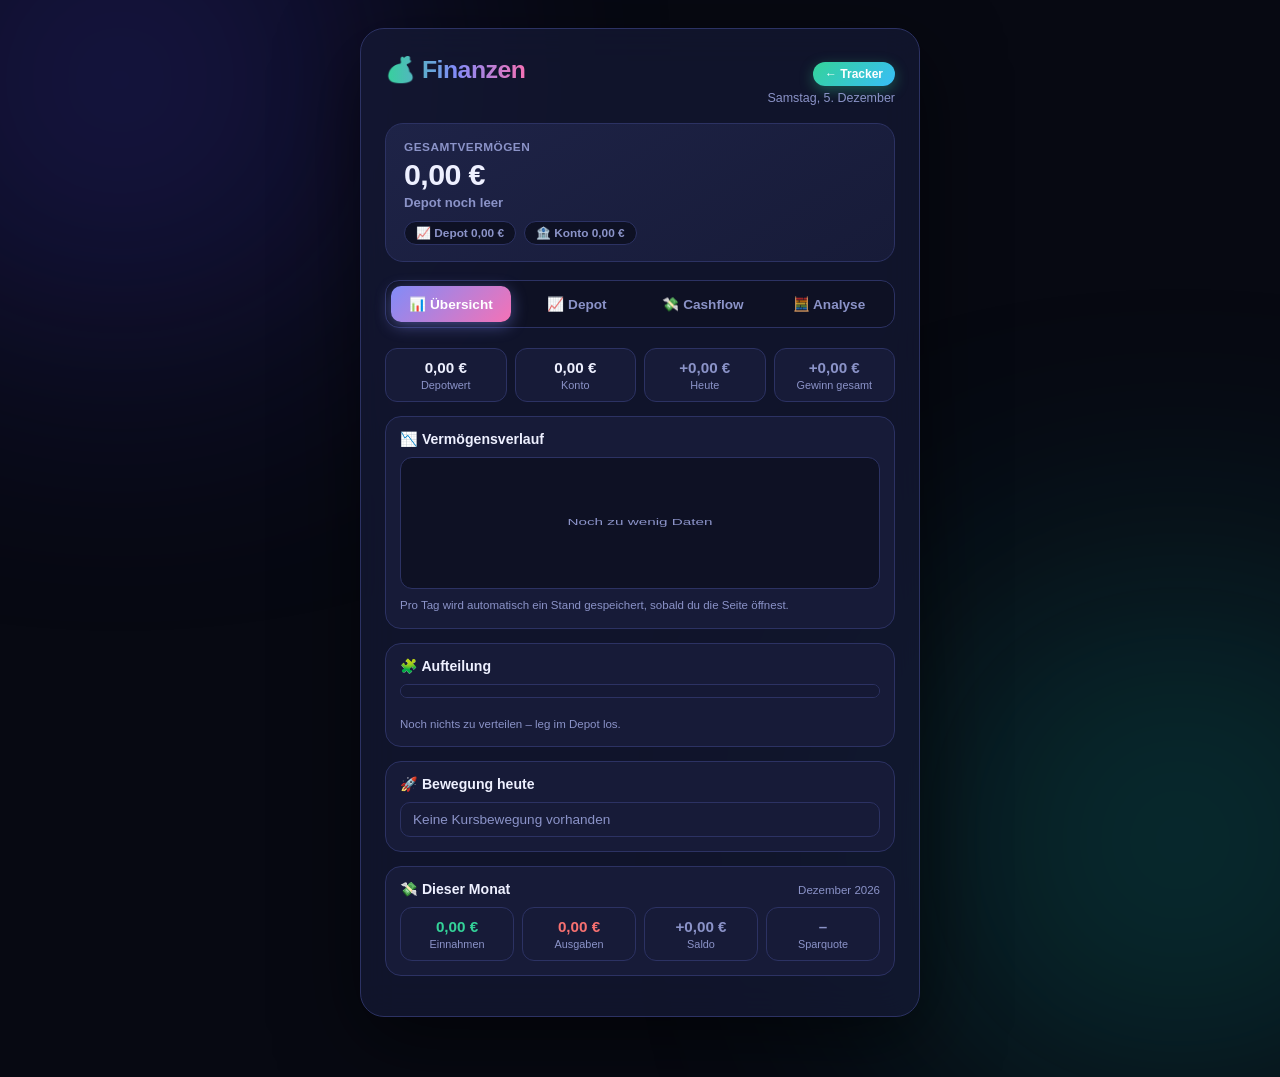
<file: finanzen.html>
<!DOCTYPE html>
<html lang="de">
<head>
<meta charset="UTF-8">
<meta name="viewport" content="width=device-width, initial-scale=1.0">
<title>Finanzen – Depot, Krypto &amp; Cashflow | Mein Tracker</title>
<meta name="description" content="Aktien, ETFs und Krypto mit Live-Kursen verfolgen, Einnahmen und Ausgaben erfassen und das Gesamtvermögen im Blick behalten.">
<meta name="theme-color" content="#0e1124">
<link rel="manifest" href="manifest.json">
<link rel="icon" type="image/png" href="icons/icon-192.png">
<link rel="apple-touch-icon" href="icons/apple-touch-icon.png">
<meta name="apple-mobile-web-app-capable" content="yes">
<meta name="apple-mobile-web-app-status-bar-style" content="black-translucent">
<link rel="stylesheet" href="style.css">
</head>
<body>
  <div class="app">
    <header>
      <div class="title-row">
        <h1>💰 Finanzen</h1>
        <div class="title-right">
          <div class="title-links">
            <a href="index.html" class="back-link">← Tracker</a>
          </div>
          <p class="date" id="today"></p>
        </div>
      </div>

      <!-- Gesamtvermögen -->
      <div class="networth-card">
        <span class="nw-label">Gesamtvermögen</span>
        <span class="nw-value" id="nwValue">0,00 €</span>
        <span class="nw-delta" id="nwDelta"></span>
        <div class="nw-split" id="nwSplit"></div>
      </div>

      <nav class="tabs">
        <button class="tab active" data-tab="overview">📊 Übersicht</button>
        <button class="tab" data-tab="depot">📈 Depot</button>
        <button class="tab" data-tab="cashflow">💸 Cashflow</button>
        <button class="tab" data-tab="analyse">🧮 Analyse</button>
      </nav>
    </header>

    <!-- ÜBERSICHT -->
    <section id="overviewTab" class="tab-content active">
      <div class="fin-stat-grid" id="overviewStats"></div>

      <div class="fin-card">
        <div class="fin-card-top">
          <span class="fin-card-title">📉 Vermögensverlauf</span>
          <span class="fin-card-sub" id="nwChartRange"></span>
        </div>
        <div class="chart-wrap">
          <svg id="nwChart" viewBox="0 0 300 120" preserveAspectRatio="none"></svg>
        </div>
        <p class="fin-hint">Pro Tag wird automatisch ein Stand gespeichert, sobald du die Seite öffnest.</p>
      </div>

      <div class="fin-card">
        <div class="fin-card-top">
          <span class="fin-card-title">🧩 Aufteilung</span>
          <span class="fin-card-sub" id="allocTotal"></span>
        </div>
        <div class="alloc-bar" id="allocBar"></div>
        <div class="alloc-legend" id="allocLegend"></div>
      </div>

      <div class="fin-card">
        <div class="fin-card-top">
          <span class="fin-card-title">🚀 Bewegung heute</span>
          <span class="fin-card-sub" id="moversSub"></span>
        </div>
        <ul id="moversList" class="log-history"></ul>
      </div>

      <div class="fin-card">
        <div class="fin-card-top">
          <span class="fin-card-title">💸 Dieser Monat</span>
          <span class="fin-card-sub" id="overviewMonthLabel"></span>
        </div>
        <div class="fin-stat-grid" id="overviewMonth"></div>
      </div>
    </section>

    <!-- DEPOT -->
    <section id="depotTab" class="tab-content">
      <div class="depot-toolbar">
        <button type="button" id="refreshBtn" class="refresh-btn">🔄 Kurse aktualisieren</button>
        <span class="price-status" id="priceStatus">Noch keine Kurse geladen</span>
      </div>

      <form id="positionForm" autocomplete="off">
        <div class="form-row">
          <select id="posType">
            <option value="aktie">📈 Aktie / ETF</option>
            <option value="krypto">🪙 Krypto</option>
          </select>
          <input type="text" id="posSymbol" placeholder="Symbol, z.B. AAPL" required>
        </div>
        <div class="form-row">
          <input type="text" id="posName" placeholder="Name (optional)">
          <select id="posCurrency">
            <option value="EUR">EUR</option>
            <option value="USD">USD</option>
            <option value="CHF">CHF</option>
            <option value="GBP">GBP</option>
          </select>
        </div>
        <div class="form-row">
          <input type="number" id="posQty" step="any" min="0" placeholder="Anzahl / Menge" required inputmode="decimal">
          <input type="number" id="posBuy" step="any" min="0" placeholder="Kaufkurs" required inputmode="decimal">
        </div>
        <button type="submit" class="full-width-btn">+ Position hinzufügen</button>
        <p class="fin-hint">Aktien &amp; ETFs über ihr Börsen-Symbol (AAPL, MSFT, SAP), Krypto über das Kürzel (BTC, ETH, SOL).</p>
      </form>

      <div id="positionList" class="position-grid"></div>
      <p class="summary" id="depotSummary"></p>
    </section>

    <!-- CASHFLOW -->
    <section id="cashflowTab" class="tab-content">
      <div class="month-nav">
        <button type="button" id="prevMonth">‹</button>
        <span id="monthLabel"></span>
        <button type="button" id="nextMonth">›</button>
      </div>

      <div class="fin-stat-grid" id="monthStats"></div>

      <form id="txForm" autocomplete="off">
        <div class="type-toggle">
          <button type="button" class="type-btn active" data-type="aus">− Ausgabe</button>
          <button type="button" class="type-btn" data-type="ein">+ Einnahme</button>
        </div>
        <div class="form-row">
          <input type="number" id="txAmount" step="0.01" min="0" placeholder="Betrag (€)" required inputmode="decimal">
          <select id="txCategory"></select>
        </div>
        <div class="form-row">
          <input type="date" id="txDate" required>
          <input type="text" id="txNote" placeholder="Notiz (optional)">
        </div>
        <label class="check-row">
          <input type="checkbox" id="txRecurring">
          <span>🔁 Monatlich wiederkehrend (wird automatisch fortgeschrieben)</span>
        </label>
        <button type="submit" class="full-width-btn">+ Buchen</button>
      </form>

      <ul id="txList" class="log-history tx-list"></ul>

      <details class="goal-details">
        <summary>🔁 Wiederkehrende Buchungen</summary>
        <ul id="recurringList" class="log-history"></ul>
      </details>
    </section>

    <!-- ANALYSE -->
    <section id="analyseTab" class="tab-content">
      <div class="fin-card">
        <div class="fin-card-top">
          <span class="fin-card-title">🍕 Ausgaben nach Kategorie</span>
          <span class="fin-card-sub" id="catMonthLabel"></span>
        </div>
        <div id="categoryBars"></div>
      </div>

      <div class="fin-card">
        <div class="fin-card-top">
          <span class="fin-card-title">📊 Letzte 6 Monate</span>
          <span class="fin-card-sub">Einnahmen vs. Ausgaben</span>
        </div>
        <div id="monthsChart" class="months-chart"></div>
      </div>

      <div class="fin-card">
        <div class="fin-card-top">
          <span class="fin-card-title">🎯 Budgets</span>
          <span class="fin-card-sub" id="budgetSub"></span>
        </div>
        <div id="budgetList"></div>
        <form id="budgetForm" class="form-row goal-row">
          <select id="budgetCategory"></select>
          <input type="number" id="budgetLimit" step="1" min="0" placeholder="Limit / Monat (€)" inputmode="decimal">
          <button type="submit">Setzen</button>
        </form>
      </div>

      <details class="goal-details">
        <summary>⚙️ Konto &amp; Kursquelle</summary>
        <form id="settingsForm" class="settings-form">
          <label class="settings-label" for="cashStart">Startkontostand (€)</label>
          <input type="number" id="cashStart" step="0.01" placeholder="z.B. 1500" inputmode="decimal">
          <label class="settings-label" for="apiKey">Twelve-Data-API-Key (kostenlos, für Aktienkurse)</label>
          <input type="text" id="apiKey" placeholder="optional – ohne Key nur Demo-Symbole">
          <button type="submit" class="full-width-btn">Speichern</button>
        </form>
        <p class="fin-hint">Krypto-Kurse kommen ohne Key von Coinbase/CoinGecko. Für Aktien &amp; ETFs holst du dir in 10 Sekunden einen kostenlosen Key auf <span class="mono">twelvedata.com</span> – ohne Key funktionieren nur einzelne Demo-Symbole (AAPL, MSFT).</p>
      </details>

      <details class="goal-details">
        <summary>💾 Daten sichern</summary>
        <div class="form-row goal-row">
          <button type="button" id="exportBtn">⬇️ Export</button>
          <button type="button" id="importBtn">⬆️ Import</button>
        </div>
        <textarea id="dataArea" class="data-area" placeholder="Hier erscheint dein Export – oder füge einen Export ein und drücke Import."></textarea>
      </details>
    </section>
  </div>

  <!-- POSITION-DETAIL -->
  <div id="positionModal" class="modal hidden">
    <div class="modal-content">
      <button class="modal-close" id="modalClose">✕</button>
      <h2 id="posModalTitle"></h2>
      <p class="pos-modal-price" id="posModalPrice"></p>

      <div class="chart-wrap">
        <svg id="posChart" viewBox="0 0 300 120" preserveAspectRatio="none"></svg>
      </div>

      <div class="stats-grid" id="posStats"></div>

      <form id="posEditForm">
        <p class="section-label">✏️ Position bearbeiten</p>
        <div class="form-row">
          <input type="number" id="editQty" step="any" min="0" placeholder="Menge" required inputmode="decimal">
          <input type="number" id="editBuy" step="any" min="0" placeholder="Kaufkurs" required inputmode="decimal">
        </div>
        <div class="form-row">
          <input type="number" id="editManual" step="any" min="0" placeholder="Kurs manuell (optional)" inputmode="decimal">
          <button type="submit">Speichern</button>
        </div>
      </form>

      <button class="delete-exercise" id="deletePosition">Position löschen</button>
    </div>
  </div>

  <div id="toast" class="toast"></div>

  <script src="finanzen.js"></script>
</body>
</html>
</file>
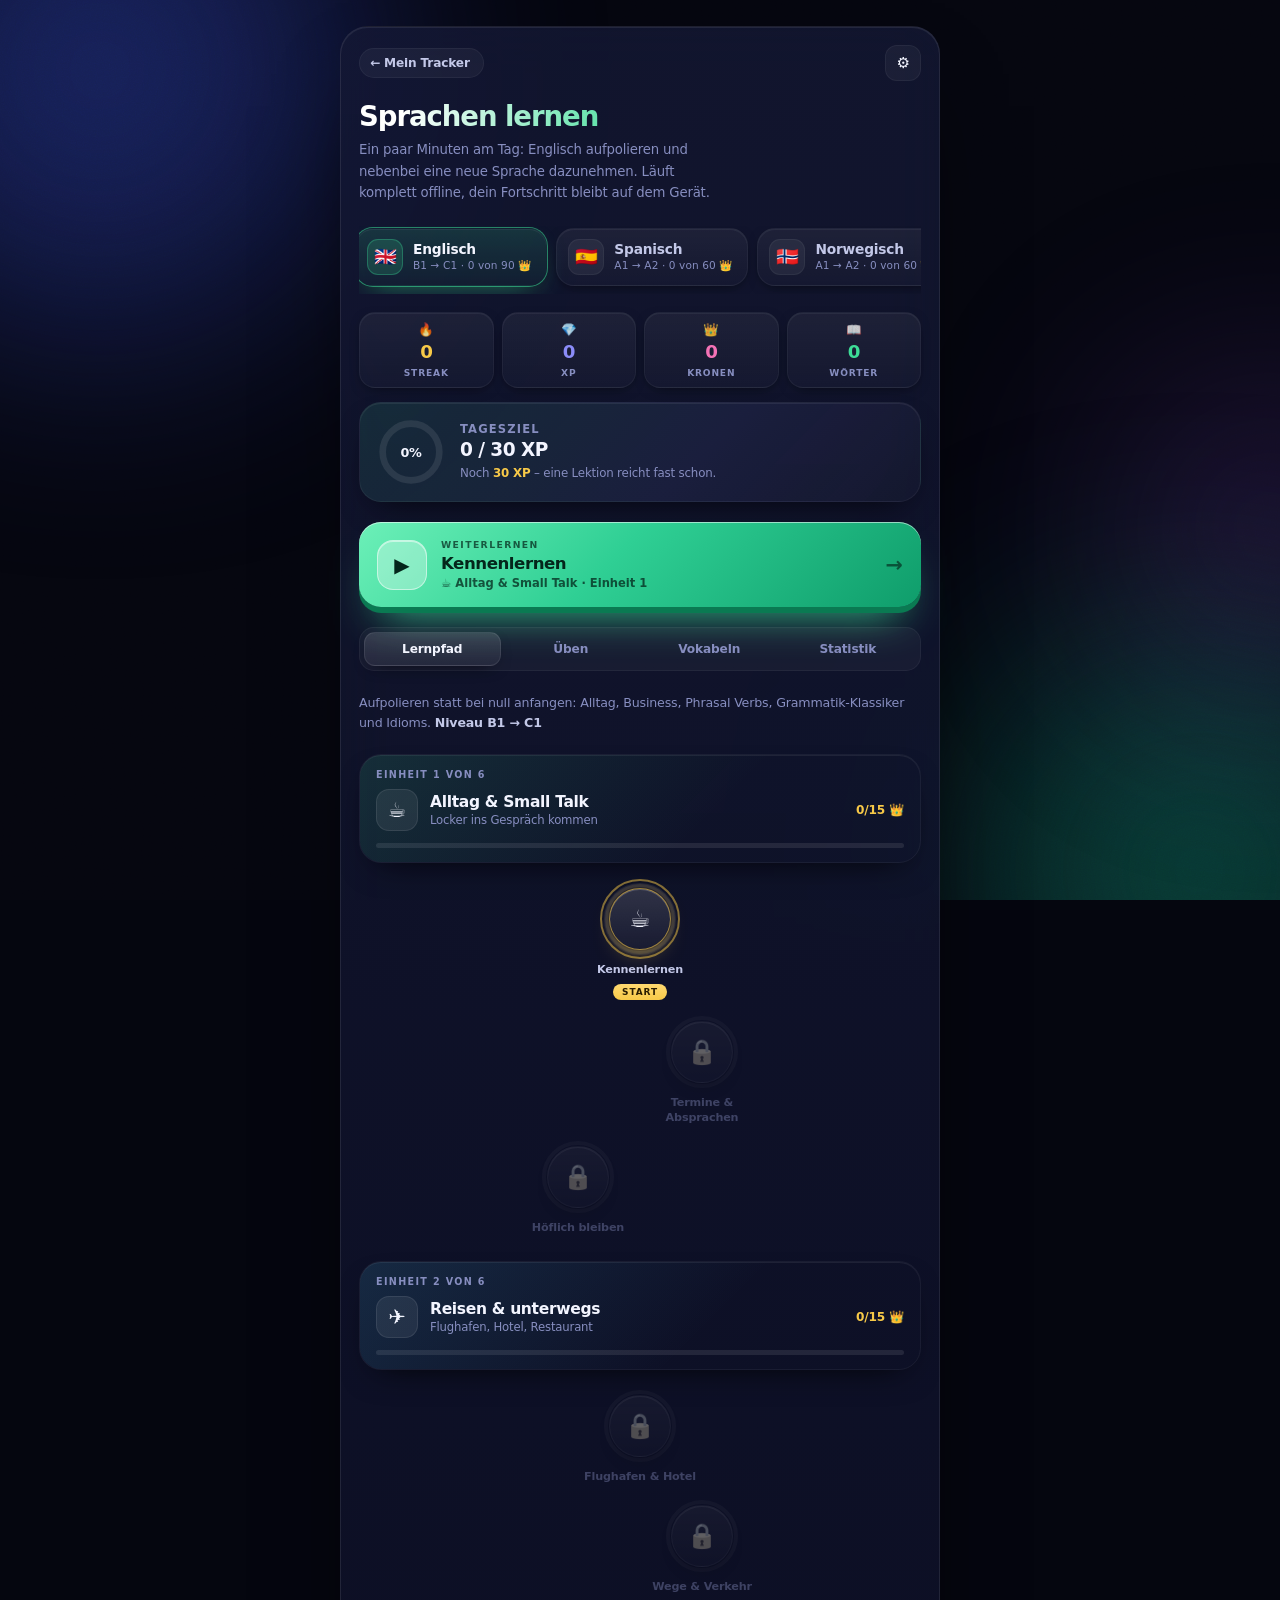
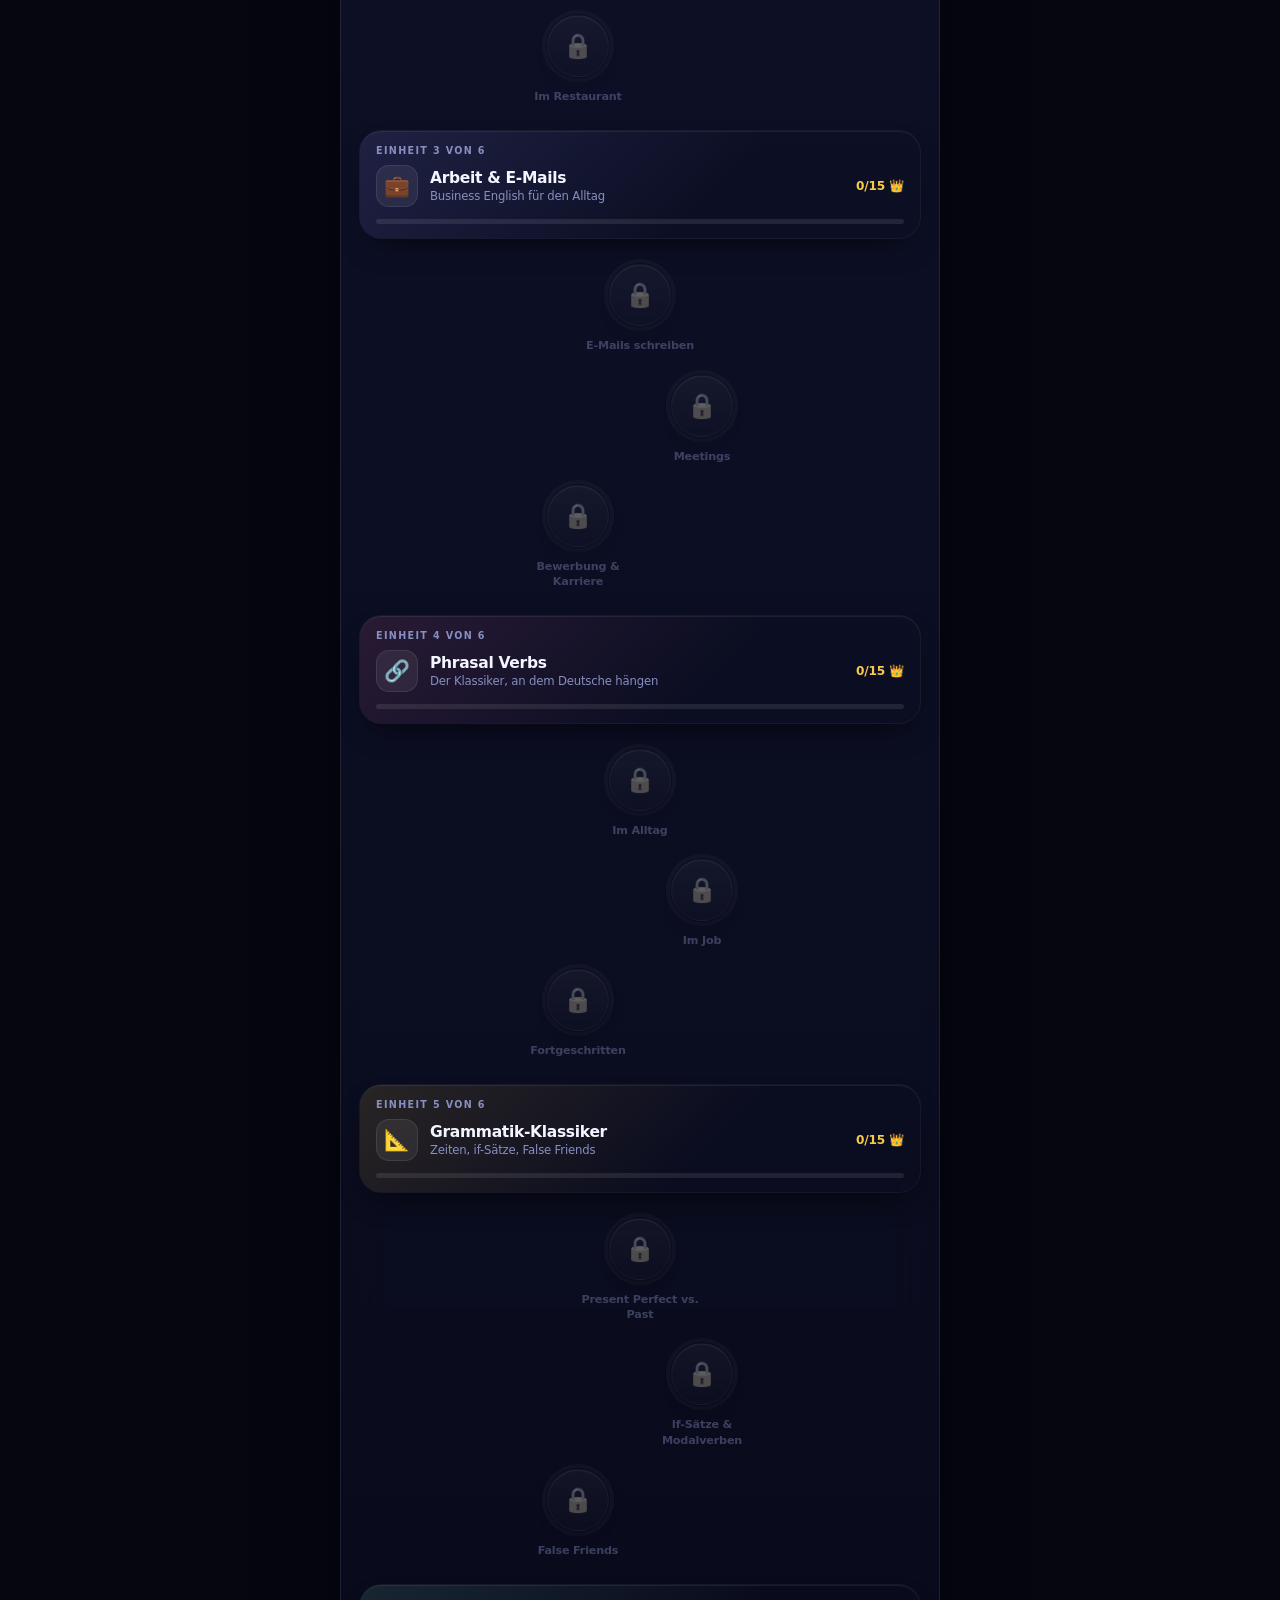
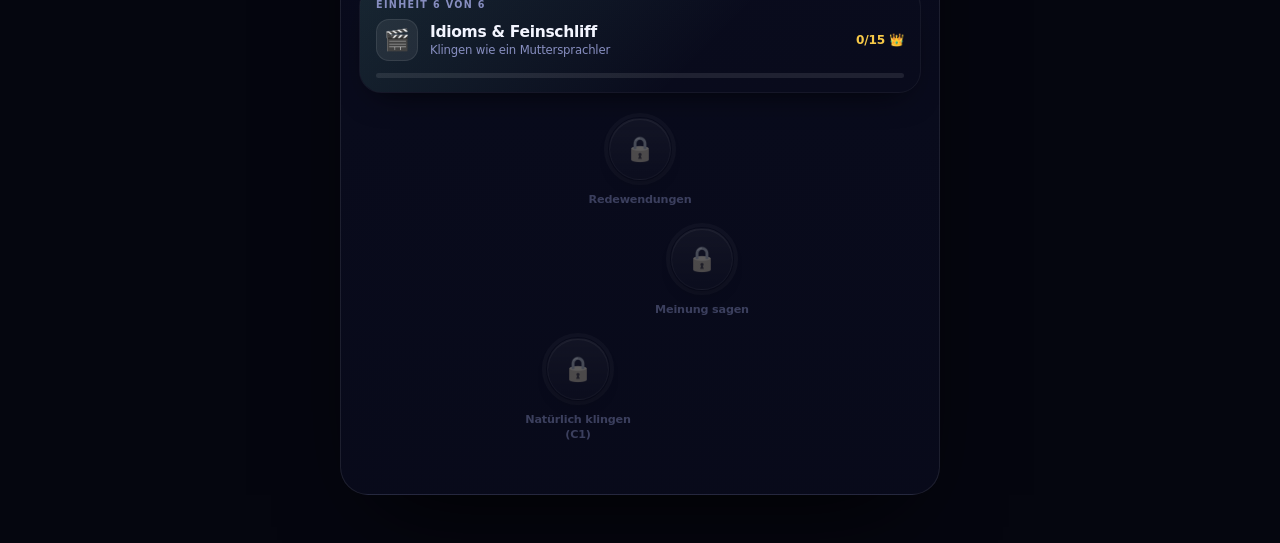
<file: sprachen.html>
<!DOCTYPE html>
<html lang="de">
<head>
<meta charset="UTF-8">
<meta name="viewport" content="width=device-width, initial-scale=1.0, viewport-fit=cover">
<title>Sprachen lernen – Englisch, Spanisch &amp; Japanisch | Mein Tracker</title>
<meta name="description" content="Duolingo-artige Sprach-App: Englisch verbessern (B1–C1), Spanisch und Japanisch neu lernen. Lernpfad, Vokabeltrainer, Wiederholung mit Spaced Repetition, Streak &amp; XP – komplett offline im Browser.">
<meta name="theme-color" content="#05060f">
<link rel="icon" type="image/png" href="icons/icon-192.png">
<link rel="apple-touch-icon" href="icons/apple-touch-icon.png">
<meta name="apple-mobile-web-app-capable" content="yes">
<meta name="apple-mobile-web-app-status-bar-style" content="black-translucent">
<style>
/* =========================================================
   Sprachen lernen – Designsystem
   ========================================================= */
:root {
  /* Flächen */
  --bg:        #05060f;
  --bg-deep:   #03040a;
  --panel:     rgba(255, 255, 255, 0.045);
  --panel-2:   rgba(255, 255, 255, 0.075);
  --line:      rgba(255, 255, 255, 0.085);
  --line-soft: rgba(255, 255, 255, 0.05);
  --line-lit:  rgba(255, 255, 255, 0.16);

  /* Farben */
  --accent:    #3ddc97;
  --accent-lo: #0f9d6b;
  --violet:    #8b8cf8;
  --pink:      #f472b6;
  --gold:      #f7c948;
  --sky:       #4cc9f0;
  --red:       #fb7185;

  /* Schrift */
  --text:      #f3f5ff;
  --text-2:    #c3c8e8;
  --muted:     #878ec0;
  --font: "SF Pro Display", -apple-system, BlinkMacSystemFont, "Segoe UI Variable Display",
          "Segoe UI", Roboto, "Helvetica Neue", system-ui, sans-serif;

  /* Radien & Schatten */
  --r-sm: 12px; --r-md: 16px; --r-lg: 22px; --r-xl: 28px;
  --shadow-sm: 0 1px 0 rgba(255,255,255,0.06) inset, 0 4px 14px -6px rgba(0,0,0,0.7);
  --shadow-md: 0 1px 0 rgba(255,255,255,0.07) inset, 0 14px 34px -18px rgba(0,0,0,0.9);
  --shadow-lg: 0 1px 0 rgba(255,255,255,0.08) inset, 0 40px 90px -40px rgba(0,0,0,1);
  --glass: linear-gradient(180deg, rgba(255,255,255,0.055), rgba(255,255,255,0.018));
}

* { box-sizing: border-box; margin: 0; padding: 0; font-family: var(--font); }
html { -webkit-text-size-adjust: 100%; }

body {
  background: var(--bg);
  min-height: 100vh;
  display: flex;
  justify-content: center;
  padding: 26px 14px calc(48px + env(safe-area-inset-bottom));
  color: var(--text);
  position: relative;
  overflow-x: hidden;
  letter-spacing: -0.011em;
  -webkit-font-smoothing: antialiased;
}

/* Weiche Lichtstimmung im Hintergrund */
.aurora { position: fixed; inset: 0; z-index: 0; pointer-events: none; overflow: hidden; }
.aurora span {
  position: absolute; border-radius: 50%; filter: blur(120px); opacity: 0.5;
  will-change: transform;
}
.aurora .a1 { width: 520px; height: 520px; background: #2b3ea8; top: -190px; left: -160px; animation: drift1 34s ease-in-out infinite; }
.aurora .a2 { width: 460px; height: 460px; background: #0e7a63; bottom: -200px; right: -150px; animation: drift2 40s ease-in-out infinite; }
.aurora .a3 { width: 300px; height: 300px; background: #6d3aa8; top: 42%; right: -140px; opacity: 0.32; animation: drift1 46s ease-in-out infinite reverse; }
@keyframes drift1 { 0%,100% { transform: translate3d(0,0,0) scale(1); } 50% { transform: translate3d(40px,60px,0) scale(1.12); } }
@keyframes drift2 { 0%,100% { transform: translate3d(0,0,0) scale(1); } 50% { transform: translate3d(-50px,-40px,0) scale(1.08); } }

/* Feines Korn für weniger „digitales Plastik“ */
body::after {
  content: ""; position: fixed; inset: 0; z-index: 1; pointer-events: none; opacity: 0.4;
  background-image: url("data:image/svg+xml,%3Csvg xmlns='http://www.w3.org/2000/svg' width='140' height='140'%3E%3Cfilter id='n'%3E%3CfeTurbulence type='fractalNoise' baseFrequency='0.85' numOctaves='3'/%3E%3C/filter%3E%3Crect width='100%25' height='100%25' filter='url(%23n)' opacity='0.35'/%3E%3C/svg%3E");
  mix-blend-mode: overlay;
}

.app {
  width: 100%; max-width: 600px;
  background: linear-gradient(180deg, rgba(20, 24, 52, 0.82), rgba(9, 11, 28, 0.9));
  backdrop-filter: blur(26px) saturate(1.25);
  -webkit-backdrop-filter: blur(26px) saturate(1.25);
  border: 1px solid var(--line);
  border-radius: var(--r-xl);
  box-shadow: var(--shadow-lg);
  padding: 18px 18px 26px;
  position: relative; z-index: 2;
}

.hidden { display: none !important; }
button { font: inherit; color: inherit; cursor: pointer; border: none; background: none; -webkit-tap-highlight-color: transparent; }
:focus-visible { outline: 2px solid var(--sky); outline-offset: 3px; border-radius: 6px; }
::selection { background: rgba(61, 220, 151, 0.28); }
.tnum { font-variant-numeric: tabular-nums; }

/* ---------- Kopfzeile ---------- */
.topbar { display: flex; justify-content: space-between; align-items: center; gap: 10px; margin-bottom: 20px; }
.back-link {
  display: inline-flex; align-items: center; gap: 7px;
  font-size: 0.76rem; font-weight: 550; color: var(--text-2); text-decoration: none;
  background: var(--panel); border: 1px solid var(--line-soft);
  padding: 7px 13px 7px 10px; border-radius: 999px; transition: 0.18s;
}
.back-link:hover { background: var(--panel-2); color: var(--text); border-color: var(--line); }
.icon-btn {
  width: 36px; height: 36px; border-radius: 12px; display: grid; place-items: center;
  background: var(--panel); border: 1px solid var(--line-soft); font-size: 0.95rem; transition: 0.18s;
}
.icon-btn:hover { background: var(--panel-2); border-color: var(--line); }

.hero { margin-bottom: 22px; }
.hero h1 {
  font-size: 1.72rem; font-weight: 700; letter-spacing: -0.038em; line-height: 1.1;
  background: linear-gradient(96deg, #ffffff 8%, var(--accent) 52%, var(--sky) 96%);
  -webkit-background-clip: text; background-clip: text; color: transparent;
  margin-bottom: 8px;
}
.hero p { font-size: 0.83rem; color: var(--muted); line-height: 1.62; max-width: 44ch; }

/* ---------- Kurswahl ---------- */
.rail { display: flex; gap: 9px; overflow-x: auto; scrollbar-width: none; padding: 2px 2px 8px; margin-bottom: 18px; }
.rail::-webkit-scrollbar { display: none; }
.course-pill {
  flex: 0 0 auto; display: flex; align-items: center; gap: 10px; text-align: left;
  background: var(--glass); border: 1px solid var(--line-soft); border-radius: 18px;
  padding: 10px 15px 10px 11px; transition: 0.2s cubic-bezier(0.3, 1, 0.4, 1);
  box-shadow: var(--shadow-sm);
}
.course-pill .cp-flag {
  width: 36px; height: 36px; border-radius: 11px; display: grid; place-items: center;
  font-size: 1.15rem; background: rgba(255,255,255,0.06); border: 1px solid var(--line-soft);
}
.cp-name { display: block; font-size: 0.86rem; font-weight: 650; color: var(--text-2); letter-spacing: -0.015em; }
.cp-meta { display: block; font-size: 0.66rem; color: var(--muted); margin-top: 2px; letter-spacing: 0.01em; }
.course-pill:hover { border-color: var(--line-lit); transform: translateY(-1px); }
.course-pill.active {
  border-color: transparent;
  background: linear-gradient(180deg, rgba(61,220,151,0.16), rgba(61,220,151,0.05));
  box-shadow: 0 0 0 1px rgba(61,220,151,0.55), 0 10px 30px -14px rgba(61,220,151,0.7), var(--shadow-sm);
}
.course-pill.active .cp-name { color: var(--text); }
.course-pill.active .cp-flag { background: rgba(61,220,151,0.16); border-color: rgba(61,220,151,0.3); }

/* ---------- Kennzahlen ---------- */
.stat-bar { display: grid; grid-template-columns: repeat(4, 1fr); gap: 8px; margin-bottom: 14px; }
.stat-box {
  background: var(--glass); border: 1px solid var(--line-soft); border-radius: var(--r-md);
  padding: 11px 6px 9px; text-align: center; box-shadow: var(--shadow-sm);
}
.stat-box .sb-ico { display: block; font-size: 0.78rem; opacity: 0.85; line-height: 1; margin-bottom: 6px; }
.stat-box .sb-val {
  font-size: 1.14rem; font-weight: 700; display: block; line-height: 1.15;
  letter-spacing: -0.03em; font-variant-numeric: tabular-nums;
}
.stat-box .sb-lab {
  display: block; font-size: 0.57rem; color: var(--muted); margin-top: 5px;
  text-transform: uppercase; letter-spacing: 0.09em; font-weight: 600;
}
.sb-streak { color: var(--gold); } .sb-xp { color: var(--violet); }
.sb-crown { color: var(--pink); }  .sb-words { color: var(--accent); }

/* ---------- Tagesziel ---------- */
.goal-card {
  display: grid; grid-template-columns: 68px 1fr; gap: 15px; align-items: center;
  background: linear-gradient(135deg, rgba(61,220,151,0.12), rgba(139,140,248,0.09) 60%, rgba(255,255,255,0.02));
  border: 1px solid var(--line-soft); border-radius: var(--r-lg);
  padding: 15px 17px; margin-bottom: 20px; box-shadow: var(--shadow-md);
}
.ring-wrap { position: relative; width: 68px; height: 68px; }
.ring-wrap svg { width: 100%; height: 100%; transform: rotate(-90deg); }
.ring-track { fill: none; stroke: rgba(255,255,255,0.09); stroke-width: 7; }
.ring-fill { fill: none; stroke: url(#goalGrad); stroke-width: 7; stroke-linecap: round;
             transition: stroke-dashoffset 0.9s cubic-bezier(0.22,1,0.36,1); }
.ring-label {
  position: absolute; inset: 0; display: grid; place-items: center;
  font-size: 0.8rem; font-weight: 700; letter-spacing: -0.03em; font-variant-numeric: tabular-nums;
}
.goal-title { font-size: 0.72rem; text-transform: uppercase; letter-spacing: 0.1em; color: var(--muted); font-weight: 600; }
.goal-val { font-size: 1.16rem; font-weight: 700; letter-spacing: -0.03em; margin: 3px 0 5px; font-variant-numeric: tabular-nums; }
.goal-note { font-size: 0.74rem; color: var(--muted); line-height: 1.5; }
.goal-note b { color: var(--gold); font-weight: 650; }

/* ---------- Großer Weiterlernen-Knopf ---------- */
.cta {
  position: relative; overflow: hidden;
  width: 100%; display: flex; align-items: center; gap: 14px; text-align: left;
  padding: 17px 18px; border-radius: var(--r-lg); margin-bottom: 20px; color: #04261b;
  background: linear-gradient(135deg, #6cf0b8 0%, #2fcf94 45%, var(--accent-lo) 100%);
  box-shadow: 0 1px 0 rgba(255,255,255,0.55) inset,
              0 6px 0 #0a7a52,
              0 26px 44px -22px rgba(61,220,151,0.95);
  transition: transform 0.13s cubic-bezier(0.3,1.3,0.5,1), box-shadow 0.13s, filter 0.2s;
}
.cta:hover { filter: brightness(1.04); }
.cta:active { transform: translateY(5px); box-shadow: 0 1px 0 rgba(255,255,255,0.55) inset, 0 1px 0 #0a7a52; }
.cta::after {
  content: ""; position: absolute; top: 0; bottom: 0; width: 45%; left: -60%;
  background: linear-gradient(100deg, transparent, rgba(255,255,255,0.45), transparent);
  animation: sheen 5.5s ease-in-out infinite; pointer-events: none;
}
@keyframes sheen { 0%, 62% { left: -60%; } 88%, 100% { left: 120%; } }
.cta-icon {
  width: 50px; height: 50px; border-radius: 16px; display: grid; place-items: center; flex: 0 0 auto;
  font-size: 1.25rem; background: rgba(255,255,255,0.3); border: 1px solid rgba(255,255,255,0.5);
  box-shadow: 0 1px 0 rgba(255,255,255,0.5) inset;
}
.cta-body { flex: 1; min-width: 0; }
.cta-kicker { display: block; font-size: 0.58rem; font-weight: 800; text-transform: uppercase; letter-spacing: 0.15em; opacity: 0.72; }
.cta-title { display: block; font-size: 1.04rem; font-weight: 750; letter-spacing: -0.028em; margin-top: 4px;
             white-space: nowrap; overflow: hidden; text-overflow: ellipsis; }
.cta-sub { display: block; font-size: 0.72rem; font-weight: 550; opacity: 0.75; margin-top: 3px;
           white-space: nowrap; overflow: hidden; text-overflow: ellipsis; }
.cta-arrow { flex: 0 0 auto; font-size: 1.3rem; font-weight: 700; opacity: 0.65; }

/* ---------- Segmentierte Navigation ---------- */
.segmented {
  position: relative; display: flex; gap: 2px; padding: 4px; margin-bottom: 22px;
  background: rgba(255,255,255,0.04); border: 1px solid var(--line-soft); border-radius: 15px;
}
.seg-ind {
  position: absolute; top: 4px; bottom: 4px; left: 0; border-radius: 11px; z-index: 0;
  background: linear-gradient(180deg, rgba(255,255,255,0.13), rgba(255,255,255,0.06));
  border: 1px solid var(--line);
  box-shadow: 0 6px 18px -10px rgba(0,0,0,0.9);
  transition: transform 0.36s cubic-bezier(0.34,1.2,0.4,1), width 0.36s cubic-bezier(0.34,1.2,0.4,1);
}
.view-tab {
  position: relative; z-index: 1; flex: 1 1 0; min-width: 0; border-radius: 11px; padding: 10px 5px;
  font-size: 0.76rem; font-weight: 620; letter-spacing: -0.012em; color: var(--muted);
  white-space: nowrap; overflow: hidden; text-overflow: ellipsis; transition: color 0.2s;
}
.view-tab.active { color: var(--text); }
@media (max-width: 370px) {
  .view-tab { font-size: 0.67rem; padding: 10px 3px; }
  .app { padding: 16px 14px 24px; }
  .hero h1 { font-size: 1.55rem; }
}

/* ---------- Lernpfad ---------- */
.course-note { font-size: 0.79rem; color: var(--muted); line-height: 1.6; margin-bottom: 20px; }
.course-note b { color: var(--text-2); font-weight: 600; }

.unit { margin-bottom: 26px; }
.unit-head {
  border: 1px solid var(--line-soft); border-radius: var(--r-lg); padding: 14px 16px;
  margin-bottom: 20px; box-shadow: var(--shadow-md); position: relative; overflow: hidden;
}
.unit-head::before {
  content: ""; position: absolute; inset: 0; opacity: 0.85;
  background: linear-gradient(135deg, var(--u1) 0%, transparent 62%);
}
.unit-head > * { position: relative; }
.unit-kicker {
  font-size: 0.6rem; text-transform: uppercase; letter-spacing: 0.14em;
  color: var(--muted); font-weight: 700; margin-bottom: 9px;
}
.unit-row { display: flex; align-items: center; gap: 12px; }
.unit-icon {
  width: 42px; height: 42px; border-radius: 13px; display: grid; place-items: center; font-size: 1.3rem;
  background: rgba(255,255,255,0.07); border: 1px solid var(--line); flex: 0 0 auto;
}
.unit-meta { flex: 1; min-width: 0; }
.unit-name { font-size: 0.97rem; font-weight: 680; letter-spacing: -0.02em; }
.unit-desc { font-size: 0.73rem; color: var(--muted); margin-top: 2px; }
.unit-crowns { font-size: 0.76rem; font-weight: 700; color: var(--gold); white-space: nowrap; font-variant-numeric: tabular-nums; }
.unit-bar { height: 5px; border-radius: 999px; background: rgba(255,255,255,0.09); margin-top: 12px; overflow: hidden; }
.unit-bar i { display: block; height: 100%; border-radius: 999px;
              background: linear-gradient(90deg, var(--accent), var(--sky)); transition: width 0.7s cubic-bezier(0.22,1,0.36,1); }

.path { position: relative; display: flex; flex-direction: column; align-items: center; gap: 16px; }
.path-row { display: flex; width: 100%; justify-content: center; position: relative; }
.path-row.off-l .node { transform: translateX(-62px); }
.path-row.off-r .node { transform: translateX(62px); }
@media (max-width: 400px) {
  .path-row.off-l .node { transform: translateX(-44px); }
  .path-row.off-r .node { transform: translateX(44px); }
}

.node { display: flex; flex-direction: column; align-items: center; gap: 7px; width: 130px; }
.node-btn {
  position: relative; width: 72px; height: 72px; border-radius: 50%;
  display: grid; place-items: center;
  transition: transform 0.16s cubic-bezier(0.3,1.4,0.5,1), filter 0.2s;
}
.node-face {
  position: absolute; inset: 5px; border-radius: 50%; display: grid; place-items: center;
  font-size: 1.5rem; z-index: 1;
  background: linear-gradient(180deg, rgba(255,255,255,0.1), rgba(255,255,255,0.03));
  border: 1px solid var(--line);
  box-shadow: 0 1px 0 rgba(255,255,255,0.14) inset, 0 8px 20px -10px rgba(0,0,0,0.95);
}
.node-ring { position: absolute; inset: 0; width: 72px; height: 72px; transform: rotate(-90deg); z-index: 0; }
.node-ring .nr-track { fill: none; stroke: rgba(255,255,255,0.08); stroke-width: 4; }
.node-ring .nr-fill { fill: none; stroke: var(--gold); stroke-width: 4; stroke-linecap: round;
                      transition: stroke-dashoffset 0.8s cubic-bezier(0.22,1,0.36,1); }
.node-btn:active { transform: scale(0.94); }

.node.done .node-face {
  background: linear-gradient(180deg, #4ee6a4, var(--accent-lo));
  border-color: rgba(255,255,255,0.28); color: #04261b;
  box-shadow: 0 1px 0 rgba(255,255,255,0.45) inset, 0 10px 26px -12px rgba(61,220,151,0.9);
}
.node.current .node-face {
  background: linear-gradient(180deg, rgba(255,255,255,0.14), rgba(255,255,255,0.045));
  border-color: rgba(247,201,72,0.6);
  box-shadow: 0 1px 0 rgba(255,255,255,0.2) inset, 0 0 0 4px rgba(247,201,72,0.1), 0 10px 26px -12px rgba(247,201,72,0.7);
}
.node.current .node-btn::after {
  content: ""; position: absolute; inset: -4px; border-radius: 50%;
  border: 2px solid rgba(247,201,72,0.5); animation: halo 2.4s ease-out infinite;
}
@keyframes halo { 0% { transform: scale(1); opacity: 0.75; } 70%,100% { transform: scale(1.28); opacity: 0; } }
.node.locked { opacity: 0.4; }
.node.locked .node-face { filter: grayscale(0.85); }
.node.locked .node-btn { cursor: not-allowed; }
.node.locked .node-btn:active { transform: none; }

.node-label { font-size: 0.7rem; color: var(--muted); text-align: center; line-height: 1.35; font-weight: 550; }
.node.current .node-label, .node.done .node-label { color: var(--text-2); }
.node-crowns { font-size: 0.58rem; letter-spacing: -1px; }
.node-chip {
  font-size: 0.56rem; font-weight: 800; text-transform: uppercase; letter-spacing: 0.1em;
  color: #2a1d00; background: linear-gradient(180deg, #ffd970, var(--gold));
  padding: 3px 9px; border-radius: 999px;
}

/* ---------- Listen & Karten ---------- */
.search-input {
  width: 100%; background: var(--panel); border: 1px solid var(--line-soft); border-radius: 14px;
  padding: 12px 15px; color: var(--text); font-size: 0.86rem; margin-bottom: 14px; transition: 0.18s;
}
.search-input::placeholder { color: var(--muted); }
.search-input:focus { outline: none; border-color: rgba(76,201,240,0.5); background: var(--panel-2); }

.vocab-list { list-style: none; display: flex; flex-direction: column; gap: 8px; }
.vocab-item {
  display: flex; align-items: center; gap: 12px;
  background: var(--glass); border: 1px solid var(--line-soft); border-radius: var(--r-md);
  padding: 12px 14px; box-shadow: var(--shadow-sm); transition: 0.18s;
}
.vocab-item:hover { border-color: var(--line); }
.vocab-strength { flex: 0 0 auto; width: 4px; height: 34px; border-radius: 999px; background: rgba(255,255,255,0.1); position: relative; overflow: hidden; }
.vocab-strength i { position: absolute; bottom: 0; left: 0; right: 0; border-radius: 999px;
                    background: linear-gradient(180deg, var(--accent), var(--accent-lo)); }
.vocab-text { flex: 1; min-width: 0; }
.vocab-target { font-size: 0.89rem; font-weight: 620; letter-spacing: -0.015em; }
.vocab-target .romaji { color: var(--muted); font-weight: 400; font-size: 0.78rem; }
.vocab-de { font-size: 0.76rem; color: var(--text-2); margin-top: 3px; }
.vocab-unit {
  font-size: 0.58rem; color: var(--muted); margin-top: 5px; text-transform: uppercase;
  letter-spacing: 0.08em; font-weight: 600;
  white-space: nowrap; overflow: hidden; text-overflow: ellipsis;
}
.speak-btn {
  flex: 0 0 auto; width: 36px; height: 36px; border-radius: 12px; display: grid; place-items: center;
  background: rgba(76,201,240,0.1); border: 1px solid rgba(76,201,240,0.24); font-size: 0.9rem; transition: 0.18s;
}
.speak-btn:hover { background: rgba(76,201,240,0.2); }

.empty-note { font-size: 0.8rem; color: var(--muted); text-align: center; padding: 30px 14px; line-height: 1.65; }

.info-card {
  background: var(--glass); border: 1px solid var(--line-soft); border-radius: var(--r-lg);
  padding: 16px 17px; margin-bottom: 12px; box-shadow: var(--shadow-md);
}
.info-card h3 { font-size: 0.88rem; font-weight: 650; letter-spacing: -0.02em; margin-bottom: 8px; }
.info-card p { font-size: 0.78rem; color: var(--muted); line-height: 1.65; }
.info-card p b { color: var(--text-2); }

.big-btn {
  width: 100%; border-radius: var(--r-md); padding: 15px; font-size: 0.92rem; font-weight: 700;
  letter-spacing: -0.01em; color: #04261b; position: relative;
  background: linear-gradient(180deg, #5aeaad, var(--accent-lo));
  box-shadow: 0 1px 0 rgba(255,255,255,0.42) inset, 0 4px 0 #0a7a52, 0 16px 30px -14px rgba(61,220,151,0.85);
  transition: transform 0.12s, box-shadow 0.12s, filter 0.2s;
}
.big-btn:hover { filter: brightness(1.05); }
.big-btn:active { transform: translateY(3px); box-shadow: 0 1px 0 rgba(255,255,255,0.42) inset, 0 1px 0 #0a7a52; }
.big-btn.secondary {
  color: var(--text-2); background: var(--glass); border: 1px solid var(--line);
  box-shadow: 0 1px 0 rgba(255,255,255,0.07) inset, 0 4px 0 rgba(0,0,0,0.35);
}
.big-btn.secondary:active { box-shadow: 0 1px 0 rgba(255,255,255,0.07) inset, 0 1px 0 rgba(0,0,0,0.35); }
.big-btn:disabled { opacity: 0.4; box-shadow: none; transform: none; cursor: not-allowed; filter: none; }
.stack-gap { height: 11px; }

/* ---------- Statistik ---------- */
.stat-grid { display: grid; grid-template-columns: repeat(2, 1fr); gap: 10px; margin-bottom: 14px; }
.stat-tile {
  background: var(--glass); border: 1px solid var(--line-soft); border-radius: var(--r-lg);
  padding: 15px; box-shadow: var(--shadow-sm);
}
.stat-tile .st-ico { font-size: 1rem; opacity: 0.9; }
.stat-tile .st-val { font-size: 1.5rem; font-weight: 700; letter-spacing: -0.04em; margin-top: 6px; font-variant-numeric: tabular-nums; }
.stat-tile .st-lab { font-size: 0.68rem; color: var(--muted); margin-top: 4px; }

.week-chart { display: flex; align-items: flex-end; gap: 7px; height: 104px; margin: 14px 0 4px; }
.week-col { flex: 1; display: flex; flex-direction: column; justify-content: flex-end; align-items: center; gap: 6px; height: 100%; }
.week-bar {
  width: 100%; border-radius: 7px 7px 4px 4px; min-height: 4px;
  background: linear-gradient(180deg, var(--violet), var(--accent));
  box-shadow: 0 -1px 0 rgba(255,255,255,0.25) inset;
  transition: height 0.7s cubic-bezier(0.22,1,0.36,1);
}
.week-col.today .week-bar { background: linear-gradient(180deg, #ffd970, var(--gold)); }
.week-day { font-size: 0.6rem; color: var(--muted); font-weight: 600; }
.week-val { font-size: 0.58rem; color: var(--text-2); font-variant-numeric: tabular-nums; }

.prog-row { margin-bottom: 11px; }
.prog-top { display: flex; justify-content: space-between; font-size: 0.75rem; margin-bottom: 5px; }
.prog-top span:last-child { color: var(--muted); font-variant-numeric: tabular-nums; }
.bar { height: 6px; background: rgba(255,255,255,0.08); border-radius: 999px; overflow: hidden; }
.bar-fill { height: 100%; border-radius: 999px; background: linear-gradient(90deg, var(--accent), var(--sky));
            transition: width 0.7s cubic-bezier(0.22,1,0.36,1); }

.settings-row { display: flex; gap: 10px; align-items: center; margin-bottom: 12px; }
.settings-row label { font-size: 0.8rem; flex: 1; color: var(--text-2); }
.settings-row input[type=number] {
  width: 100px; background: var(--panel); border: 1px solid var(--line-soft); border-radius: 11px;
  padding: 9px 12px; color: var(--text); font-size: 0.84rem; font-variant-numeric: tabular-nums;
}
.switch { font-size: 0.8rem; display: flex; align-items: center; gap: 10px; color: var(--text-2); cursor: pointer; }
.switch input { width: 17px; height: 17px; accent-color: var(--accent); }
.fine-print { font-size: 0.73rem; color: var(--muted); margin-top: 14px; line-height: 1.65; }

/* ---------- Lektion ---------- */
.lesson-screen {
  position: fixed; inset: 0; z-index: 40;
  background:
    radial-gradient(90% 55% at 50% 108%, rgba(61,220,151,0.09) 0%, transparent 70%),
    radial-gradient(130% 85% at 50% -18%, #161c42 0%, #0a0d22 52%, var(--bg-deep) 100%);
  display: flex; justify-content: center;
  padding: calc(16px + env(safe-area-inset-top)) 16px calc(18px + env(safe-area-inset-bottom));
}
.lesson-inner { width: 100%; max-width: 600px; display: flex; flex-direction: column; }

.lesson-head { display: flex; align-items: center; gap: 13px; margin-bottom: 22px; flex: 0 0 auto; }
.quit-btn {
  width: 34px; height: 34px; border-radius: 11px; display: grid; place-items: center;
  font-size: 1rem; color: var(--muted); background: var(--panel); border: 1px solid var(--line-soft); transition: 0.18s;
}
.quit-btn:hover { color: var(--text); background: var(--panel-2); }
.lesson-bar { flex: 1; height: 12px; background: rgba(255,255,255,0.08); border-radius: 999px; overflow: hidden;
              box-shadow: 0 1px 2px rgba(0,0,0,0.4) inset; }
.lesson-bar i {
  display: block; height: 100%; border-radius: 999px; position: relative;
  background: linear-gradient(90deg, var(--accent), var(--sky));
  box-shadow: 0 -1px 0 rgba(255,255,255,0.35) inset;
  transition: width 0.45s cubic-bezier(0.22,1,0.36,1);
}
.hearts { font-size: 0.82rem; letter-spacing: -1px; white-space: nowrap; }
.hearts span { display: inline-block; transition: 0.3s; }
.heart-lost { opacity: 0.2; filter: grayscale(1); transform: scale(0.85); }

.lesson-body { flex: 1; overflow-y: auto; -webkit-overflow-scrolling: touch; }
.lesson-body::-webkit-scrollbar { width: 5px; }
.lesson-body::-webkit-scrollbar-thumb { background: rgba(255,255,255,0.12); border-radius: 999px; }
.fade-in { animation: fadeUp 0.34s cubic-bezier(0.22,1,0.36,1) both; }
@keyframes fadeUp { from { opacity: 0; transform: translateY(10px); } to { opacity: 1; transform: none; } }

.q-type { font-size: 0.66rem; color: var(--violet); text-transform: uppercase; letter-spacing: 0.14em; font-weight: 700; margin-bottom: 9px; }
.q-prompt { font-size: 1.28rem; font-weight: 680; line-height: 1.4; letter-spacing: -0.028em; }
.q-hint { font-size: 0.76rem; color: var(--muted); margin-top: 7px; line-height: 1.55; }
.q-space { height: 20px; }

.speaker-big {
  display: flex; align-items: center; gap: 14px; width: 100%; text-align: left;
  background: var(--glass); border: 1px solid var(--line-soft); border-radius: var(--r-lg);
  padding: 16px; margin-bottom: 20px; box-shadow: var(--shadow-md); transition: 0.18s;
}
.speaker-big:hover { border-color: rgba(76,201,240,0.4); }
.speaker-big .sp-icon {
  width: 50px; height: 50px; border-radius: 16px; display: grid; place-items: center; font-size: 1.35rem; flex: 0 0 auto;
  background: linear-gradient(180deg, rgba(76,201,240,0.25), rgba(76,201,240,0.08));
  border: 1px solid rgba(76,201,240,0.32);
}
.speaker-big .sp-text { font-size: 0.8rem; color: var(--muted); line-height: 1.5; }

.opt-list { display: flex; flex-direction: column; gap: 10px; }
.opt {
  text-align: left; padding: 15px 17px; font-size: 0.94rem; font-weight: 550; letter-spacing: -0.015em;
  background: var(--glass); border: 1.5px solid var(--line-soft); border-radius: var(--r-md);
  box-shadow: 0 1px 0 rgba(255,255,255,0.06) inset, 0 3px 0 rgba(0,0,0,0.32);
  transition: 0.15s cubic-bezier(0.3,1,0.4,1);
}
.opt:hover { border-color: var(--line-lit); }
.opt:active { transform: translateY(2px); box-shadow: 0 1px 0 rgba(255,255,255,0.06) inset, 0 1px 0 rgba(0,0,0,0.32); }
.opt.selected { border-color: var(--sky); background: linear-gradient(180deg, rgba(76,201,240,0.18), rgba(76,201,240,0.06)); }
.opt.correct { border-color: var(--accent); background: linear-gradient(180deg, rgba(61,220,151,0.2), rgba(61,220,151,0.06)); }
.opt.wrong { border-color: var(--red); background: linear-gradient(180deg, rgba(251,113,133,0.18), rgba(251,113,133,0.05)); }
.opt .opt-sub { display: block; font-size: 0.73rem; color: var(--muted); margin-top: 4px; font-weight: 400; }

.answer-area {
  min-height: 66px; margin-bottom: 20px; padding-bottom: 10px;
  border-bottom: 2px dashed rgba(255,255,255,0.13);
  display: flex; flex-wrap: wrap; gap: 8px; align-content: flex-start;
}
.tile-pool { display: flex; flex-wrap: wrap; gap: 8px; }
.tile {
  padding: 10px 14px; font-size: 0.9rem; font-weight: 550; border-radius: 13px;
  background: var(--glass); border: 1px solid var(--line); border-bottom-width: 3px;
  box-shadow: 0 1px 0 rgba(255,255,255,0.07) inset; transition: 0.13s;
}
.tile:hover { border-color: var(--line-lit); }
.tile:active { transform: translateY(2px); border-bottom-width: 1px; }
.tile.used { opacity: 0.16; pointer-events: none; }

.type-input {
  width: 100%; min-height: 96px; padding: 16px; font-size: 1rem; line-height: 1.55; resize: none;
  color: var(--text); background: var(--panel); border: 1.5px solid var(--line-soft); border-radius: var(--r-md);
  transition: 0.18s;
}
.type-input::placeholder { color: var(--muted); }
.type-input:focus { outline: none; border-color: var(--sky); background: var(--panel-2); }

.match-grid { display: grid; grid-template-columns: 1fr 1fr; gap: 10px; }
.match-btn {
  min-height: 60px; padding: 14px 11px; font-size: 0.85rem; font-weight: 550; border-radius: var(--r-md);
  background: var(--glass); border: 1.5px solid var(--line-soft);
  box-shadow: 0 1px 0 rgba(255,255,255,0.06) inset, 0 3px 0 rgba(0,0,0,0.32); transition: 0.15s;
}
.match-btn.selected { border-color: var(--sky); background: linear-gradient(180deg, rgba(76,201,240,0.18), rgba(76,201,240,0.05)); }
.match-btn.matched { opacity: 0.25; pointer-events: none; border-color: var(--accent); }
.match-btn.miss { border-color: var(--red); animation: shake 0.34s; }
@keyframes shake { 25% { transform: translateX(-5px); } 75% { transform: translateX(5px); } }

.tip-box {
  border-radius: var(--r-lg); padding: 15px 16px; margin-bottom: 20px;
  background: linear-gradient(135deg, rgba(139,140,248,0.16), rgba(139,140,248,0.05));
  border: 1px solid rgba(139,140,248,0.3);
}
.tip-box .tip-lab { font-size: 0.62rem; color: var(--violet); text-transform: uppercase; letter-spacing: 0.13em; font-weight: 700; margin-bottom: 7px; }
.tip-box p { font-size: 0.82rem; line-height: 1.65; color: var(--text-2); }

/* Rückmeldung */
.feedback {
  flex: 0 0 auto; display: flex; align-items: center; gap: 13px; margin-top: 14px;
  border-radius: var(--r-lg); padding: 15px 16px; animation: sheetUp 0.3s cubic-bezier(0.22,1,0.36,1) both;
}
@keyframes sheetUp { from { opacity: 0; transform: translateY(14px); } to { opacity: 1; transform: none; } }
.feedback.ok { background: linear-gradient(180deg, rgba(61,220,151,0.2), rgba(61,220,151,0.07)); border: 1px solid rgba(61,220,151,0.45); }
.feedback.no { background: linear-gradient(180deg, rgba(251,113,133,0.18), rgba(251,113,133,0.06)); border: 1px solid rgba(251,113,133,0.45); }
.fb-icon { width: 38px; height: 38px; border-radius: 50%; display: grid; place-items: center; font-size: 1.1rem; flex: 0 0 auto;
           background: rgba(255,255,255,0.09); border: 1px solid rgba(255,255,255,0.14); }
.fb-text { flex: 1; min-width: 0; font-size: 0.81rem; line-height: 1.5; color: var(--text-2); }
.fb-text b { display: block; font-size: 0.92rem; font-weight: 680; letter-spacing: -0.02em; margin-bottom: 3px; color: var(--text); }
.fb-sol { color: var(--accent); font-weight: 620; }
.feedback.no .fb-sol { color: #ffd0d8; }
.fb-play { font-size: 1.05rem; padding: 7px; border-radius: 10px; background: rgba(255,255,255,0.07); }

.lesson-foot { flex: 0 0 auto; padding-top: 14px; }

/* Ergebnis */
.result-wrap { text-align: center; padding: 26px 4px 6px; animation: fadeUp 0.45s cubic-bezier(0.22,1,0.36,1) both; }
.result-badge {
  width: 108px; height: 108px; margin: 0 auto 20px; border-radius: 50%; display: grid; place-items: center;
  font-size: 3.1rem; position: relative;
  background: radial-gradient(circle at 50% 35%, rgba(61,220,151,0.3), rgba(61,220,151,0.05) 70%);
  border: 1px solid rgba(61,220,151,0.35);
  box-shadow: 0 0 60px -14px rgba(61,220,151,0.8);
}
.result-badge::after {
  content: ""; position: absolute; inset: -8px; border-radius: 50%;
  border: 1px solid rgba(61,220,151,0.28); animation: halo 2.8s ease-out infinite;
}
.result-badge.sad { background: radial-gradient(circle at 50% 35%, rgba(251,113,133,0.22), transparent 70%);
                    border-color: rgba(251,113,133,0.35); box-shadow: 0 0 60px -18px rgba(251,113,133,0.7); }
.result-badge.sad::after { border-color: rgba(251,113,133,0.25); }
.result-title { font-size: 1.44rem; font-weight: 700; letter-spacing: -0.035em; margin-bottom: 8px; }
.result-sub { font-size: 0.83rem; color: var(--muted); margin-bottom: 24px; line-height: 1.6; }
.result-sub b { color: var(--text-2); }
.result-grid { display: grid; grid-template-columns: repeat(3, 1fr); gap: 10px; margin-bottom: 24px; }
.result-tile { background: var(--glass); border: 1px solid var(--line-soft); border-radius: var(--r-md); padding: 15px 6px; box-shadow: var(--shadow-sm); }
.result-tile .rt-val { font-size: 1.28rem; font-weight: 700; letter-spacing: -0.035em; font-variant-numeric: tabular-nums; }
.result-tile .rt-lab { font-size: 0.62rem; color: var(--muted); margin-top: 5px; }

.toast {
  position: fixed; left: 50%; bottom: 30px; transform: translate(-50%, 26px);
  background: rgba(24, 28, 58, 0.96); backdrop-filter: blur(14px);
  border: 1px solid var(--line); color: var(--text);
  padding: 12px 20px; border-radius: 999px; font-size: 0.81rem; font-weight: 550;
  opacity: 0; pointer-events: none; transition: 0.3s cubic-bezier(0.22,1,0.36,1);
  z-index: 60; max-width: 90vw; text-align: center; box-shadow: 0 20px 44px -18px rgba(0,0,0,1);
}
.toast.show { opacity: 1; transform: translate(-50%, 0); }

@media (prefers-reduced-motion: reduce) {
  *, *::before, *::after { animation-duration: 0.01ms !important; animation-iteration-count: 1 !important;
                           transition-duration: 0.01ms !important; }
}
</style>
</head>
<body>

<div class="aurora" aria-hidden="true"><span class="a1"></span><span class="a2"></span><span class="a3"></span></div>

<svg width="0" height="0" aria-hidden="true" style="position:absolute">
  <defs>
    <linearGradient id="goalGrad" x1="0" y1="0" x2="1" y2="1">
      <stop offset="0%" stop-color="#3ddc97"/><stop offset="100%" stop-color="#4cc9f0"/>
    </linearGradient>
  </defs>
</svg>

<div class="app" id="homeScreen">
  <div class="topbar">
    <a href="index.html" class="back-link">← Mein Tracker</a>
    <button class="icon-btn" id="openSettings" aria-label="Einstellungen">⚙️</button>
  </div>

  <div class="hero">
    <h1>Sprachen lernen</h1>
    <p>Ein paar Minuten am Tag: Englisch aufpolieren und nebenbei eine neue Sprache dazunehmen. Läuft komplett offline, dein Fortschritt bleibt auf dem Gerät.</p>
  </div>

  <div class="rail" id="coursePills"></div>

  <div class="stat-bar">
    <div class="stat-box"><span class="sb-ico">🔥</span><span class="sb-val sb-streak" id="statStreak">0</span><span class="sb-lab">Streak</span></div>
    <div class="stat-box"><span class="sb-ico">💎</span><span class="sb-val sb-xp" id="statXp">0</span><span class="sb-lab">XP</span></div>
    <div class="stat-box"><span class="sb-ico">👑</span><span class="sb-val sb-crown" id="statCrowns">0</span><span class="sb-lab">Kronen</span></div>
    <div class="stat-box"><span class="sb-ico">📖</span><span class="sb-val sb-words" id="statWords">0</span><span class="sb-lab">Wörter</span></div>
  </div>

  <div class="goal-card">
    <div class="ring-wrap">
      <svg viewBox="0 0 72 72" aria-hidden="true">
        <circle class="ring-track" cx="36" cy="36" r="30"></circle>
        <circle class="ring-fill" id="goalRing" cx="36" cy="36" r="30"
                stroke-dasharray="188.5" stroke-dashoffset="188.5"></circle>
      </svg>
      <span class="ring-label" id="goalPct">0%</span>
    </div>
    <div>
      <div class="goal-title">Tagesziel</div>
      <div class="goal-val" id="goalVal">0 / 30 XP</div>
      <p class="goal-note" id="goalNote"></p>
    </div>
  </div>

  <button class="cta" id="continueBtn">
    <span class="cta-icon">▶</span>
    <span class="cta-body">
      <span class="cta-kicker" id="ctaKicker">Weiterlernen</span>
      <span class="cta-title" id="ctaTitle">Loslegen</span>
      <span class="cta-sub" id="ctaSub"></span>
    </span>
    <span class="cta-arrow">→</span>
  </button>

  <div class="segmented" id="viewTabs">
    <span class="seg-ind" id="segInd"></span>
    <button class="view-tab active" data-view="path">Lernpfad</button>
    <button class="view-tab" data-view="review">Üben</button>
    <button class="view-tab" data-view="vocab">Vokabeln</button>
    <button class="view-tab" data-view="stats">Statistik</button>
  </div>

  <section id="viewPath"></section>

  <section id="viewReview" class="hidden">
    <div class="info-card">
      <h3>🔁 Intelligente Wiederholung</h3>
      <p id="reviewInfo"></p>
    </div>
    <button class="big-btn" id="startReview">Wiederholung starten</button>
    <div class="stack-gap"></div>
    <button class="big-btn secondary" id="startMistakes">😤 Nur meine Fehler üben</button>
    <div style="height:16px"></div>
    <div class="info-card">
      <h3>📅 Fällig zur Wiederholung</h3>
      <ul class="vocab-list" id="dueList"></ul>
    </div>
  </section>

  <section id="viewVocab" class="hidden">
    <input type="search" class="search-input" id="vocabSearch" placeholder="Vokabel suchen …">
    <ul class="vocab-list" id="vocabList"></ul>
  </section>

  <section id="viewStats" class="hidden">
    <div class="stat-grid" id="statTiles"></div>
    <div class="info-card">
      <h3>📈 XP der letzten 7 Tage</h3>
      <div class="week-chart" id="weekChart"></div>
    </div>
    <div class="info-card" id="courseProgressCard"></div>
    <button class="big-btn secondary" id="resetBtn">🗑️ Fortschritt dieses Kurses zurücksetzen</button>
  </section>

  <section id="viewSettings" class="hidden">
    <div class="info-card">
      <h3>⚙️ Einstellungen</h3>
      <div class="settings-row">
        <label for="goalInput">Tagesziel (XP)</label>
        <input type="number" id="goalInput" min="10" max="200" step="10">
      </div>
      <div class="settings-row">
        <label for="heartsInput">Herzen pro Lektion</label>
        <input type="number" id="heartsInput" min="1" max="9" step="1">
      </div>
      <label class="switch"><input type="checkbox" id="autoSpeak"> Aussprache automatisch abspielen</label>
      <div class="stack-gap"></div>
      <label class="switch"><input type="checkbox" id="typingMode"> Mehr Tipp-Aufgaben (schwerer)</label>
      <p class="fine-print">
        Die Aussprache nutzt die Stimmen deines Geräts (Web Speech API). Auf iPhone/iPad musst du evtl. einmal
        auf ein Lautsprecher-Symbol tippen, damit der Ton freigeschaltet wird.
      </p>
    </div>
    <button class="big-btn secondary" id="closeSettings">Fertig</button>
  </section>
</div>

<div class="lesson-screen hidden" id="lessonScreen">
  <div class="lesson-inner">
    <div class="lesson-head">
      <button class="quit-btn" id="quitLesson" aria-label="Lektion beenden">✕</button>
      <div class="lesson-bar"><i id="lessonBar" style="width:0%"></i></div>
      <div class="hearts" id="heartsBox"></div>
    </div>
    <div class="lesson-body" id="lessonBody"></div>
    <div id="feedbackBox"></div>
    <div class="lesson-foot"><button class="big-btn" id="checkBtn">Prüfen</button></div>
  </div>
</div>

<div class="toast" id="toast"></div>

<script>
/* =========================================================================
   SPRACHEN-APP – Lernpfad, Vokabeltrainer & Wiederholung
   Ein Item ist [deutsch, ziel, schrift?] – "schrift" ist optional und wird
   z. B. im Japanischkurs für Kana/Kanji genutzt (Antwort bleibt Rōmaji).
   ========================================================================= */

const COURSES = [
{
  id: "en", name: "Englisch", flag: "🇬🇧", voice: "en-US", level: "B1 → C1",
  intro: "Aufpolieren statt bei null anfangen: Alltag, Business, Phrasal Verbs, Grammatik-Klassiker und Idioms.",
  units: [
    {
      icon: "☕", name: "Alltag & Small Talk", desc: "Locker ins Gespräch kommen",
      lessons: [
        { name: "Kennenlernen",
          tip: "„How are you?“ ist im Englischen meist nur eine Floskel. Antworte kurz („Good, thanks – you?“) statt einen Lagebericht zu geben.",
          items: [
            ["Schön, dich kennenzulernen.", "Nice to meet you."],
            ["Was machst du beruflich?", "What do you do for a living?"],
            ["Ich arbeite bei einer Softwarefirma.", "I work at a software company."],
            ["Woher kommst du?", "Where are you from?"],
            ["Ich komme ursprünglich aus Deutschland.", "I am originally from Germany."],
            ["Wie war dein Wochenende?", "How was your weekend?"],
            ["Ich habe es ruhig angehen lassen.", "I took it easy."],
            ["Wir sollten mal zusammen einen Kaffee trinken.", "We should grab a coffee sometime."]
          ]},
        { name: "Termine & Absprachen",
          tip: "„Does Thursday work for you?“ klingt natürlicher als die wörtliche Übersetzung „Is Thursday okay for you?“.",
          items: [
            ["Passt dir Donnerstag?", "Does Thursday work for you?"],
            ["Ich muss unseren Termin verschieben.", "I need to reschedule our appointment."],
            ["Ich bin gerade ziemlich eingespannt.", "I am pretty tied up at the moment."],
            ["Lass uns das auf nächste Woche schieben.", "Let us push it to next week."],
            ["Ich melde mich morgen bei dir.", "I will get back to you tomorrow."],
            ["Ich bin um zehn Uhr da.", "I will be there at ten."],
            ["Tut mir leid, dass ich zu spät bin.", "Sorry I am late."],
            ["Kannst du das kurz bestätigen?", "Could you confirm that quickly?"]
          ]},
        { name: "Höflich bleiben",
          tip: "Achtung bei „Would you mind …?“ – „No“ bedeutet hier Zustimmung: „Would you mind opening the window?“ – „Not at all!“",
          items: [
            ["Würde es dir etwas ausmachen, das Fenster zu öffnen?", "Would you mind opening the window?"],
            ["Ich fürchte, das geht nicht.", "I am afraid that is not possible."],
            ["Darf ich dich etwas fragen?", "May I ask you something?"],
            ["Ich wäre dir sehr dankbar.", "I would really appreciate it."],
            ["Kein Problem, mach dir keinen Kopf.", "No worries, do not worry about it."],
            ["Entschuldige die Störung.", "Sorry to bother you."],
            ["Danke, dass du dir die Zeit nimmst.", "Thanks for taking the time."]
          ]}
      ]
    },
    {
      icon: "✈️", name: "Reisen & unterwegs", desc: "Flughafen, Hotel, Restaurant",
      lessons: [
        { name: "Flughafen & Hotel",
          tip: "„Reservation“ (US) und „booking“ (UK) meinen dasselbe. Gepäck ist immer „luggage“ – ohne Plural-s.",
          items: [
            ["Ich habe ein Zimmer auf den Namen Müller reserviert.", "I have a reservation under the name Müller."],
            ["Wo ist die Gepäckausgabe?", "Where is the baggage claim?"],
            ["Mein Flug hat drei Stunden Verspätung.", "My flight is delayed by three hours."],
            ["Ist das Frühstück im Preis inbegriffen?", "Is breakfast included in the price?"],
            ["Könnte ich später auschecken?", "Could I check out later?"],
            ["Ich habe meinen Anschlussflug verpasst.", "I missed my connecting flight."],
            ["Nur Handgepäck, bitte.", "Carry-on luggage only, please."]
          ]},
        { name: "Wege & Verkehr",
          tip: "„How do I get to …?“ ist die Standardfrage. „Where is …?“ fragt nur nach dem Ort, nicht nach dem Weg.",
          items: [
            ["Wie komme ich am besten zum Bahnhof?", "What is the best way to get to the station?"],
            ["Nimm die zweite Straße links.", "Take the second street on the left."],
            ["Es ist gleich um die Ecke.", "It is just around the corner."],
            ["Wo kann ich eine Fahrkarte kaufen?", "Where can I buy a ticket?"],
            ["Muss ich umsteigen?", "Do I have to change trains?"],
            ["Der Bus fährt alle zwanzig Minuten.", "The bus runs every twenty minutes."],
            ["Ich glaube, ich habe mich verlaufen.", "I think I got lost."]
          ]},
        { name: "Im Restaurant",
          tip: "„I will have …“ ist die übliche Bestellformel. „I want …“ klingt für englische Ohren ziemlich schroff.",
          items: [
            ["Einen Tisch für zwei, bitte.", "A table for two, please."],
            ["Was können Sie empfehlen?", "What would you recommend?"],
            ["Ich nehme das Gleiche.", "I will have the same."],
            ["Ich bin allergisch gegen Nüsse.", "I am allergic to nuts."],
            ["Könnten wir bitte zahlen?", "Could we get the bill, please?"],
            ["Das geht auf mich.", "It is on me."],
            ["Es hat wirklich gut geschmeckt.", "It was really delicious."]
          ]}
      ]
    },
    {
      icon: "💼", name: "Arbeit & E-Mails", desc: "Business English für den Alltag",
      lessons: [
        { name: "E-Mails schreiben",
          tip: "„Please find attached …“ ist Standard. „In the attachment you find …“ ist eine typisch deutsche Konstruktion.",
          items: [
            ["Ich melde mich bezüglich Ihrer Anfrage.", "I am reaching out regarding your request."],
            ["Anbei finden Sie den Bericht.", "Please find the report attached."],
            ["Sagen Sie Bescheid, falls Sie Fragen haben.", "Let me know if you have any questions."],
            ["Ich freue mich auf Ihre Rückmeldung.", "I look forward to hearing from you."],
            ["Entschuldigen Sie die späte Antwort.", "Apologies for the late reply."],
            ["Ich fasse es kurz zusammen.", "Let me quickly summarize."],
            ["Können wir das telefonisch klären?", "Can we sort this out over the phone?"]
          ]},
        { name: "Meetings",
          tip: "„I see it differently“ ist der höfliche Widerspruch. Ein hartes „You are wrong“ vermeidet man im Meeting.",
          items: [
            ["Lass uns zur Sache kommen.", "Let us get down to business."],
            ["Darf ich kurz etwas ergänzen?", "May I add something briefly?"],
            ["Ich sehe das anders.", "I see it differently."],
            ["Wir müssen die Frist einhalten.", "We need to meet the deadline."],
            ["Wer übernimmt das?", "Who is taking care of that?"],
            ["Ich fasse die nächsten Schritte zusammen.", "I will summarize the next steps."],
            ["Können wir das vertagen?", "Can we postpone that for now?"]
          ]},
        { name: "Bewerbung & Karriere",
          tip: "„I have five years of experience“ – nach Zeitangaben steht „of“. Und Erfahrung ist unzählbar: nie „experiences“.",
          items: [
            ["Ich habe fünf Jahre Erfahrung in diesem Bereich.", "I have five years of experience in this field."],
            ["Was sind Ihre Stärken und Schwächen?", "What are your strengths and weaknesses?"],
            ["Ich arbeite gerne im Team.", "I enjoy working in a team."],
            ["Ich suche eine neue Herausforderung.", "I am looking for a new challenge."],
            ["Ich habe die Abteilung geleitet.", "I was in charge of the department."],
            ["Wann könnten Sie anfangen?", "When could you start?"],
            ["Ich bin sehr belastbar.", "I work well under pressure."]
          ]}
      ]
    },
    {
      icon: "🔗", name: "Phrasal Verbs", desc: "Der Klassiker, an dem Deutsche hängen",
      lessons: [
        { name: "Im Alltag",
          tip: "Bei trennbaren Phrasal Verbs steht ein Pronomen in der Mitte: „pick me up“, nicht „pick up me“.",
          items: [
            ["Ich stehe um sechs Uhr auf.", "I get up at six o'clock."],
            ["Mir ist die Milch ausgegangen.", "I ran out of milk."],
            ["Ich muss das nachschlagen.", "I need to look it up."],
            ["Kannst du mich abholen?", "Can you pick me up?"],
            ["Der Termin wurde abgesagt.", "The appointment was called off."],
            ["Wir müssen dieses Thema ansprechen.", "We need to bring up this topic."],
            ["Gib nicht auf.", "Do not give up."]
          ]},
        { name: "Im Job",
          tip: "„Go over“ = durchgehen, „come up with“ = sich ausdenken, „figure out“ = herausfinden. Diese drei hörst du in jedem Meeting.",
          items: [
            ["Wir müssen die Zahlen durchgehen.", "We need to go over the numbers."],
            ["Ich komme später darauf zurück.", "I will come back to it later."],
            ["Das Projekt läuft gerade richtig an.", "The project is really taking off."],
            ["Wir müssen die Kosten senken.", "We need to cut down on costs."],
            ["Er hat den Job abgelehnt.", "He turned down the job."],
            ["Ich habe mich für den Kurs angemeldet.", "I signed up for the course."],
            ["Wir haben es endlich herausgefunden.", "We finally figured it out."]
          ]},
        { name: "Fortgeschritten",
          tip: "„Put up with“ heißt etwas ertragen, „get along with“ gut auskommen mit jemandem – beides mit fester Präposition.",
          items: [
            ["Es ist am Ende gut ausgegangen.", "It turned out well in the end."],
            ["Ich komme gut mit meinen Kollegen aus.", "I get along well with my colleagues."],
            ["Lass dich davon nicht runterziehen.", "Do not let it get you down."],
            ["Ich habe das Rauchen aufgegeben.", "I gave up smoking."],
            ["Sie ist auf die Idee gekommen.", "She came up with the idea."],
            ["Wir sind auf ein Problem gestoßen.", "We ran into a problem."],
            ["Halte durch, es lohnt sich.", "Hang in there, it is worth it."]
          ]}
      ]
    },
    {
      icon: "📐", name: "Grammatik-Klassiker", desc: "Zeiten, if-Sätze, False Friends",
      lessons: [
        { name: "Present Perfect vs. Past",
          tip: "Present Perfect = Bezug zur Gegenwart (since, for, already, yet, never). Past Simple = abgeschlossener Zeitpunkt (yesterday, in 2019, last week).",
          items: [
            ["Ich wohne seit drei Jahren hier.", "I have lived here for three years."],
            ["Ich habe ihn gestern gesehen.", "I saw him yesterday."],
            ["Hast du schon gegessen?", "Have you eaten yet?"],
            ["Sie ist gerade angekommen.", "She has just arrived."],
            ["Wir haben 2019 geheiratet.", "We got married in 2019."],
            ["Ich habe noch nie Sushi probiert.", "I have never tried sushi."],
            ["Wie lange arbeitest du schon hier?", "How long have you been working here?"]
          ]},
        { name: "If-Sätze & Modalverben",
          tip: "If + Present → will (real). If + Past → would (unwahrscheinlich). If + Past Perfect → would have (Vergangenheit, nicht mehr änderbar).",
          items: [
            ["Wenn es regnet, bleiben wir zu Hause.", "If it rains, we will stay at home."],
            ["Wenn ich Zeit hätte, würde ich mitkommen.", "If I had time, I would come along."],
            ["Wenn ich das gewusst hätte, wäre ich gekommen.", "If I had known that, I would have come."],
            ["Du solltest mehr schlafen.", "You should get more sleep."],
            ["Das kann nicht stimmen.", "That cannot be right."],
            ["Du musst das nicht machen.", "You do not have to do that."],
            ["Ich muss früher aufstehen.", "I have to get up earlier."]
          ]},
        { name: "False Friends",
          tip: "„become“ = werden (nicht bekommen), „actually“ = eigentlich (nicht aktuell), „eventually“ = schließlich (nicht eventuell), „handy“ = praktisch.",
          items: [
            ["Ich habe ein Geschenk bekommen.", "I got a present."],
            ["Eigentlich mag ich das nicht.", "Actually, I do not like that."],
            ["Mein Handy ist kaputt.", "My mobile phone is broken."],
            ["Am Ende hat es doch geklappt.", "Eventually, it worked out."],
            ["Ich möchte einen Termin vereinbaren.", "I would like to make an appointment."],
            ["Das ist eine gute Gelegenheit.", "That is a good opportunity."],
            ["Kannst du mir einen Rat geben?", "Can you give me some advice?"]
          ]}
      ]
    },
    {
      icon: "🎬", name: "Idioms & Feinschliff", desc: "Klingen wie ein Muttersprachler",
      lessons: [
        { name: "Redewendungen",
          tip: "Idioms übersetzt man nie wörtlich. „a piece of cake“ hat nichts mit Kuchen zu tun – es heißt schlicht: kinderleicht.",
          items: [
            ["Das ist ein Kinderspiel.", "That is a piece of cake."],
            ["Ich drücke dir die Daumen.", "I will keep my fingers crossed."],
            ["Reden wir Klartext.", "Let us cut to the chase."],
            ["Das kostet ein Vermögen.", "That costs an arm and a leg."],
            ["Es liegt an dir.", "It is up to you."],
            ["Ich bin völlig fertig.", "I am worn out."],
            ["Wir sitzen im selben Boot.", "We are in the same boat."]
          ]},
        { name: "Meinung sagen",
          tip: "„I could not agree more“ heißt volle Zustimmung – nicht Ablehnung. Klassische Stolperfalle.",
          items: [
            ["Meiner Meinung nach ist das übertrieben.", "In my opinion, that is exaggerated."],
            ["Da stimme ich dir voll zu.", "I could not agree more."],
            ["Ich verstehe deinen Punkt, aber ich bin anderer Meinung.", "I see your point, but I disagree."],
            ["Um ehrlich zu sein, bin ich mir nicht sicher.", "To be honest, I am not sure."],
            ["Es kommt darauf an.", "It depends."],
            ["Das ergibt für mich Sinn.", "That makes sense to me."],
            ["Lass es mich anders formulieren.", "Let me put it another way."]
          ]},
        { name: "Natürlich klingen (C1)",
          tip: "Kurze Alltagsverben statt schwerer Wörter: „work out“ statt „do sport“, „pay off“ statt „be worth it“.",
          items: [
            ["Ich bin in letzter Zeit ziemlich im Stress.", "I have been pretty stressed out lately."],
            ["Ich versuche, mehr Sport zu machen.", "I am trying to work out more."],
            ["Das ist mir irgendwie peinlich.", "That is kind of embarrassing."],
            ["Ich habe die Serie in einem Rutsch geschaut.", "I binge-watched the series."],
            ["Es hat sich am Ende gelohnt.", "It paid off in the end."],
            ["Ich hänge etwas hinterher.", "I am running a bit behind."],
            ["Lass uns in Kontakt bleiben.", "Let us keep in touch."]
          ]}
      ]
    }
  ]
},
{
  id: "es", name: "Spanisch", flag: "🇪🇸", voice: "es-ES", level: "A1 → A2",
  intro: "Die coole Zweitsprache: 500 Millionen Sprecher, einfache Aussprache, sofort im Urlaub einsetzbar.",
  units: [
    {
      icon: "👋", name: "Erste Schritte", desc: "Begrüßen, vorstellen, zählen",
      lessons: [
        { name: "Begrüßung",
          tip: "Fragen und Ausrufe bekommen im Spanischen ein umgedrehtes Zeichen am Anfang: ¿Qué tal? / ¡Hola!",
          items: [
            ["Hallo, wie geht's?", "Hola, ¿qué tal?"],
            ["Guten Morgen!", "¡Buenos días!"],
            ["Guten Tag! (nachmittags)", "¡Buenas tardes!"],
            ["Gute Nacht!", "¡Buenas noches!"],
            ["Wie heißt du?", "¿Cómo te llamas?"],
            ["Ich heiße Finn.", "Me llamo Finn."],
            ["Freut mich sehr.", "Mucho gusto."],
            ["Bis später!", "¡Hasta luego!"]
          ]},
        { name: "Ich und du",
          tip: "„Ser“ (soy) für Dauerhaftes wie Herkunft, „estar“ (estoy) für Zustände und Orte.",
          items: [
            ["Ich bin aus Deutschland.", "Soy de Alemania."],
            ["Ich wohne in Berlin.", "Vivo en Berlín."],
            ["Ich bin fünfundzwanzig Jahre alt.", "Tengo veinticinco años."],
            ["Sprichst du Englisch?", "¿Hablas inglés?"],
            ["Ich spreche ein bisschen Spanisch.", "Hablo un poco de español."],
            ["Ich verstehe nicht.", "No entiendo."],
            ["Kannst du das wiederholen?", "¿Puedes repetirlo?"]
          ]},
        { name: "Zahlen & Uhrzeit",
          tip: "Bei der Uhrzeit heißt es „es la una“ (ein Uhr), aber „son las dos/tres …“ für alle anderen Stunden.",
          items: [
            ["eins, zwei, drei", "uno, dos, tres"],
            ["vier, fünf, sechs", "cuatro, cinco, seis"],
            ["Wie spät ist es?", "¿Qué hora es?"],
            ["Es ist drei Uhr.", "Son las tres."],
            ["Heute ist Montag.", "Hoy es lunes."],
            ["Wie viel kostet das?", "¿Cuánto cuesta?"],
            ["Es kostet zehn Euro.", "Cuesta diez euros."]
          ]}
      ]
    },
    {
      icon: "🍽️", name: "Essen & Einkaufen", desc: "Bestellen, bezahlen, verhandeln",
      lessons: [
        { name: "Im Restaurant",
          tip: "„Tengo hambre“ heißt wörtlich „ich habe Hunger“ – Hunger und Durst hat man im Spanischen, man ist es nicht.",
          items: [
            ["Einen Kaffee, bitte.", "Un café, por favor."],
            ["Die Karte, bitte.", "La carta, por favor."],
            ["Ich hätte gern die Paella.", "Quisiera la paella."],
            ["Ich habe Hunger.", "Tengo hambre."],
            ["Ich habe Durst.", "Tengo sed."],
            ["Die Rechnung, bitte.", "La cuenta, por favor."],
            ["Es war köstlich.", "Estaba delicioso."]
          ]},
        { name: "Einkaufen",
          tip: "„Muy“ steht vor Adjektiven (muy caro), „mucho“ vor Substantiven (mucho dinero).",
          items: [
            ["Wo ist der Supermarkt?", "¿Dónde está el supermercado?"],
            ["Ich möchte Brot kaufen.", "Quiero comprar pan."],
            ["Haben Sie das in Blau?", "¿Lo tiene en azul?"],
            ["Das ist zu teuer.", "Es demasiado caro."],
            ["Ich nehme es.", "Me lo llevo."],
            ["Kann ich mit Karte zahlen?", "¿Puedo pagar con tarjeta?"],
            ["Vielen Dank, sehr nett.", "Muchas gracias, muy amable."]
          ]},
        { name: "Verben im Präsens",
          tip: "Drei Endungen: -ar (hablo, hablas, habla), -er (como, comes, come), -ir (vivo, vives, vive).",
          items: [
            ["Ich esse viel Obst.", "Como mucha fruta."],
            ["Wir trinken Wasser.", "Bebemos agua."],
            ["Sie arbeitet in einem Büro.", "Ella trabaja en una oficina."],
            ["Ich lerne Spanisch.", "Aprendo español."],
            ["Wohnst du hier?", "¿Vives aquí?"],
            ["Sie leben in Madrid.", "Viven en Madrid."],
            ["Ich mag Musik.", "Me gusta la música."]
          ]}
      ]
    },
    {
      icon: "🏖️", name: "Unterwegs", desc: "Weg fragen, Hotel, Wetter",
      lessons: [
        { name: "Nach dem Weg fragen",
          tip: "„Estar“ für Orte: ¿Dónde está …? – niemals „¿Dónde es …?“.",
          items: [
            ["Wo ist der Bahnhof?", "¿Dónde está la estación?"],
            ["Geradeaus.", "Todo recto."],
            ["Nach links.", "A la izquierda."],
            ["Nach rechts.", "A la derecha."],
            ["Es ist weit weg.", "Está lejos."],
            ["Es ist ganz in der Nähe.", "Está muy cerca."],
            ["Wie komme ich zum Strand?", "¿Cómo llego a la playa?"]
          ]},
        { name: "Im Hotel",
          tip: "„Hay“ heißt „es gibt“ – für Einzahl und Mehrzahl gleich: ¿Hay wifi? / ¿Hay habitaciones?",
          items: [
            ["Ich habe eine Reservierung.", "Tengo una reserva."],
            ["Ein Zimmer für zwei Nächte.", "Una habitación para dos noches."],
            ["Gibt es WLAN?", "¿Hay wifi?"],
            ["Um wie viel Uhr gibt es Frühstück?", "¿A qué hora es el desayuno?"],
            ["Den Schlüssel, bitte.", "La llave, por favor."],
            ["Können Sie mir helfen?", "¿Puede ayudarme?"],
            ["Ich habe ein Problem mit der Dusche.", "Tengo un problema con la ducha."]
          ]},
        { name: "Wetter & Small Talk",
          tip: "Beim Wetter benutzt man „hacer“: hace calor, hace frío, hace sol.",
          items: [
            ["Heute ist es sehr heiß.", "Hoy hace mucho calor."],
            ["Es regnet.", "Está lloviendo."],
            ["Was machst du gern?", "¿Qué te gusta hacer?"],
            ["Ich schwimme gern.", "Me gusta nadar."],
            ["Ich bin müde.", "Estoy cansado."],
            ["Wie war dein Tag?", "¿Qué tal tu día?"],
            ["Bis morgen!", "¡Hasta mañana!"]
          ]}
      ]
    },
    {
      icon: "🗓️", name: "Pläne & Vergangenheit", desc: "Erzählen, was war und was kommt",
      lessons: [
        { name: "Über Pläne sprechen",
          tip: "Die einfachste Zukunft: ir + a + Infinitiv. „Voy a viajar“ = ich werde reisen.",
          items: [
            ["Ich werde nach Spanien reisen.", "Voy a viajar a España."],
            ["Was machst du morgen?", "¿Qué vas a hacer mañana?"],
            ["Wir werden am Strand essen.", "Vamos a comer en la playa."],
            ["Ich muss arbeiten.", "Tengo que trabajar."],
            ["Heute kann ich nicht.", "Hoy no puedo."],
            ["Möchtest du mitkommen?", "¿Quieres venir?"],
            ["Vielleicht später.", "Quizás más tarde."]
          ]},
        { name: "Vergangenheit",
          tip: "Indefinido für abgeschlossene Ereignisse: comí, fui, hablé. Merke dir „fui“ – es heißt sowohl „ich war“ als auch „ich ging“.",
          items: [
            ["Gestern war ich im Kino.", "Ayer fui al cine."],
            ["Ich habe eine Pizza gegessen.", "Comí una pizza."],
            ["Wir haben viel gelacht.", "Reímos mucho."],
            ["Es hat mir sehr gefallen.", "Me gustó mucho."],
            ["Wo warst du?", "¿Dónde estabas?"],
            ["Das wusste ich nicht.", "No lo sabía."],
            ["Es war ein toller Tag.", "Fue un día genial."]
          ]},
        { name: "Gefühle & Meinung",
          tip: "„Creo que …“ leitet die eigene Meinung ein. „Vale“ ist das spanische Allzweck-Okay.",
          items: [
            ["Ich glaube, das ist eine gute Idee.", "Creo que es una buena idea."],
            ["Ich bin sehr glücklich.", "Estoy muy feliz."],
            ["Das gefällt mir nicht.", "Eso no me gusta."],
            ["Es tut mir leid.", "Lo siento."],
            ["Mach dir keine Sorgen.", "No te preocupes."],
            ["Ich brauche Hilfe.", "Necesito ayuda."],
            ["Alles klar!", "¡Vale!"]
          ]}
      ]
    }
  ]
},
{
  id: "no", name: "Norwegisch", flag: "🇳🇴", voice: "nb-NO", level: "A1 → A2",
  intro: "Überraschend leicht für Deutschsprachige: einfache Grammatik, keine Fälle, und die Verbform bleibt in allen Personen gleich.",
  units: [
    {
      icon: "👋", name: "Erste Schritte", desc: "Begrüßen, vorstellen, zählen",
      lessons: [
        { name: "Hei og hallo",
          tip: "Norwegisch hat drei Extrabuchstaben: æ, ø, å. Geduzt wird praktisch immer – „du“ gilt auch beim Chef.",
          items: [
            ["Hallo!", "Hei!"],
            ["Guten Morgen!", "God morgen!"],
            ["Wie geht es dir?", "Hvordan går det?"],
            ["Danke, gut.", "Takk, bare bra."],
            ["Wie heißt du?", "Hva heter du?"],
            ["Ich heiße Finn.", "Jeg heter Finn."],
            ["Freut mich, dich zu treffen!", "Hyggelig å møte deg!"],
            ["Tschüss!", "Ha det bra!"]
          ]},
        { name: "Über dich",
          tip: "Fragen kommen ohne Hilfsverb aus: „Snakker du engelsk?“ – Verb zuerst, fertig.",
          items: [
            ["Ich komme aus Deutschland.", "Jeg kommer fra Tyskland."],
            ["Ich wohne in Oslo.", "Jeg bor i Oslo."],
            ["Sprichst du Englisch?", "Snakker du engelsk?"],
            ["Ich spreche ein bisschen Norwegisch.", "Jeg snakker litt norsk."],
            ["Ich verstehe nicht.", "Jeg forstår ikke."],
            ["Kannst du das wiederholen?", "Kan du gjenta det?"],
            ["Was bedeutet das?", "Hva betyr det?"]
          ]},
        { name: "Zahlen & Zeit",
          tip: "„Klokka“ ist die Uhr und die Uhrzeit zugleich: Hva er klokka? – Klokka er tre.",
          items: [
            ["eins, zwei, drei", "en, to, tre"],
            ["vier, fünf, sechs", "fire, fem, seks"],
            ["Wie spät ist es?", "Hva er klokka?"],
            ["Es ist drei Uhr.", "Klokka er tre."],
            ["heute", "i dag"],
            ["morgen", "i morgen"],
            ["Wie viel kostet das?", "Hva koster det?"]
          ]}
      ]
    },
    {
      icon: "☕", name: "Alltag", desc: "Essen, einkaufen, erzählen",
      lessons: [
        { name: "Essen & Trinken",
          tip: "„Takk“ ersetzt das höfliche „bitte“ beim Bestellen: En kaffe, takk.",
          items: [
            ["Einen Kaffee, bitte.", "En kaffe, takk."],
            ["Ich hätte gern ein Bier.", "Jeg vil gjerne ha en øl."],
            ["Ich habe Hunger.", "Jeg er sulten."],
            ["Die Rechnung, bitte.", "Regningen, takk."],
            ["Es schmeckt gut.", "Det smaker godt."],
            ["Was möchtest du essen?", "Hva vil du spise?"],
            ["Ich nehme die Suppe.", "Jeg tar suppen."]
          ]},
        { name: "Einkaufen",
          tip: "Der bestimmte Artikel hängt hinten am Wort: en butikk → butikken (der Laden).",
          items: [
            ["Wo ist der Laden?", "Hvor er butikken?"],
            ["Das ist zu teuer.", "Det er for dyrt."],
            ["Kann ich mit Karte zahlen?", "Kan jeg betale med kort?"],
            ["Ich suche eine Jacke.", "Jeg leter etter en jakke."],
            ["Haben Sie die in Blau?", "Har du den i blått?"],
            ["Ich nehme sie.", "Jeg tar den."],
            ["Vielen Dank!", "Tusen takk!"]
          ]},
        { name: "Verben im Präsens",
          tip: "Riesenvorteil: Die Verbform ändert sich nie – jeg snakker, du snakker, vi snakker, de snakker.",
          items: [
            ["Ich arbeite in Oslo.", "Jeg jobber i Oslo."],
            ["Wir wohnen hier.", "Vi bor her."],
            ["Sie liest ein Buch.", "Hun leser en bok."],
            ["Er trinkt Kaffee.", "Han drikker kaffe."],
            ["Was machst du?", "Hva gjør du?"],
            ["Ich lerne Norwegisch.", "Jeg lærer norsk."],
            ["Sie haben ein Haus.", "De har et hus."]
          ]}
      ]
    },
    {
      icon: "🏔️", name: "Unterwegs & Natur", desc: "Wege, Wetter, Berge",
      lessons: [
        { name: "Nach dem Weg fragen",
          tip: "„Til venstre“ und „til høyre“ – links und rechts merkt man sich am besten als Paar.",
          items: [
            ["Wo ist der Bahnhof?", "Hvor er togstasjonen?"],
            ["Geradeaus.", "Rett fram."],
            ["Nach links.", "Til venstre."],
            ["Nach rechts.", "Til høyre."],
            ["Es ist weit weg.", "Det er langt unna."],
            ["Wie komme ich ins Zentrum?", "Hvordan kommer jeg til sentrum?"],
            ["Ich habe mich verlaufen.", "Jeg har gått meg bort."]
          ]},
        { name: "Natur & Wetter",
          tip: "„Gå på tur“ heißt wandern gehen – Friluftsliv, das Leben draußen, ist in Norwegen Nationalsport.",
          items: [
            ["Heute ist es kalt.", "Det er kaldt i dag."],
            ["Es regnet.", "Det regner."],
            ["Es schneit.", "Det snør."],
            ["Die Aussicht ist wunderschön.", "Utsikten er nydelig."],
            ["Wir gehen wandern.", "Vi går på tur."],
            ["Der Berg ist hoch.", "Fjellet er høyt."],
            ["Ich liebe die Natur.", "Jeg elsker naturen."]
          ]},
        { name: "Im Hotel",
          tip: "„Takk for hjelpen“ – Dank für etwas Konkretes bildet man mit „takk for“.",
          items: [
            ["Ich habe eine Reservierung.", "Jeg har en reservasjon."],
            ["Ein Zimmer für zwei Nächte.", "Et rom i to netter."],
            ["Gibt es hier WLAN?", "Er det wifi her?"],
            ["Wann gibt es Frühstück?", "Når er frokosten?"],
            ["Können Sie mir helfen?", "Kan du hjelpe meg?"],
            ["Wo ist die Toilette?", "Hvor er toalettet?"],
            ["Danke für die Hilfe.", "Takk for hjelpen."]
          ]}
      ]
    },
    {
      icon: "💬", name: "Pläne & Meinung", desc: "Erzählen, was war und kommt",
      lessons: [
        { name: "Über Pläne sprechen",
          tip: "„Skal“ drückt einen festen Plan aus: Jeg skal reise til Bergen – ich werde nach Bergen fahren.",
          items: [
            ["Ich werde nach Bergen fahren.", "Jeg skal reise til Bergen."],
            ["Was machst du morgen?", "Hva skal du gjøre i morgen?"],
            ["Ich muss arbeiten.", "Jeg må jobbe."],
            ["Heute kann ich nicht.", "Jeg kan ikke i dag."],
            ["Willst du mitkommen?", "Vil du bli med?"],
            ["Vielleicht später.", "Kanskje senere."],
            ["Wir sehen uns morgen.", "Vi ses i morgen."]
          ]},
        { name: "Vergangenheit",
          tip: "Regelmäßige Verben bekommen -et oder -te: jobbe → jobbet, spise → spiste.",
          items: [
            ["Gestern war ich zu Hause.", "I går var jeg hjemme."],
            ["Ich habe Fisch gegessen.", "Jeg spiste fisk."],
            ["Es war sehr schön.", "Det var veldig fint."],
            ["Wir haben viel gelacht.", "Vi lo mye."],
            ["Wo warst du?", "Hvor var du?"],
            ["Das wusste ich nicht.", "Det visste jeg ikke."],
            ["Ich habe den Bus verpasst.", "Jeg rakk ikke bussen."]
          ]},
        { name: "Gefühle & Meinung",
          tip: "„Jeg tror“ heißt ich glaube (Vermutung), „jeg synes“ ich finde (persönliche Meinung).",
          items: [
            ["Ich glaube, das ist eine gute Idee.", "Jeg tror det er en god idé."],
            ["Ich bin müde.", "Jeg er trøtt."],
            ["Das gefällt mir.", "Jeg liker det."],
            ["Es tut mir leid.", "Beklager."],
            ["Mach dir keine Sorgen.", "Ikke tenk på det."],
            ["Ich brauche Hilfe.", "Jeg trenger hjelp."],
            ["Alles klar!", "Greit!"]
          ]}
      ]
    }
  ]
},
{
  id: "sv", name: "Schwedisch", flag: "🇸🇪", voice: "sv-SE", level: "A1 → A2",
  intro: "Melodisch, logisch und dem Deutschen näher als man denkt – wer Norwegisch kann, versteht hier vieles gratis mit.",
  units: [
    {
      icon: "👋", name: "Erste Schritte", desc: "Begrüßen, vorstellen, zählen",
      lessons: [
        { name: "Hej och hej då",
          tip: "„Hej“ passt zu jeder Tageszeit und in jeder Situation. „Tack“ ist das meistbenutzte Wort des Landes.",
          items: [
            ["Hallo!", "Hej!"],
            ["Guten Morgen!", "God morgon!"],
            ["Wie geht es dir?", "Hur mår du?"],
            ["Danke, gut.", "Tack, bra."],
            ["Wie heißt du?", "Vad heter du?"],
            ["Ich heiße Finn.", "Jag heter Finn."],
            ["Freut mich!", "Trevligt att träffas!"],
            ["Tschüss!", "Hej då!"]
          ]},
        { name: "Über dich",
          tip: "Die Extrabuchstaben å, ä, ö stehen am Ende des Alphabets – und ändern die Bedeutung: har (haben) vs. hår (Haar).",
          items: [
            ["Ich komme aus Deutschland.", "Jag kommer från Tyskland."],
            ["Ich wohne in Stockholm.", "Jag bor i Stockholm."],
            ["Sprichst du Englisch?", "Pratar du engelska?"],
            ["Ich spreche ein bisschen Schwedisch.", "Jag pratar lite svenska."],
            ["Ich verstehe nicht.", "Jag förstår inte."],
            ["Kannst du das wiederholen?", "Kan du upprepa det?"],
            ["Was bedeutet das?", "Vad betyder det?"]
          ]},
        { name: "Zahlen & Zeit",
          tip: "Es gibt zwei Wörter für eins: „ett“ für sächliche, „en“ für gemeinsame Substantive.",
          items: [
            ["eins, zwei, drei", "ett, två, tre"],
            ["vier, fünf, sechs", "fyra, fem, sex"],
            ["Wie spät ist es?", "Vad är klockan?"],
            ["Es ist drei Uhr.", "Klockan är tre."],
            ["heute", "i dag"],
            ["morgen", "i morgon"],
            ["Was kostet das?", "Vad kostar det?"]
          ]}
      ]
    },
    {
      icon: "🍰", name: "Fika & Alltag", desc: "Kaffeepause, einkaufen, erzählen",
      lessons: [
        { name: "Fika",
          tip: "„Fika“ ist Verb und Substantiv zugleich: Ska vi fika? – Wollen wir Kaffee trinken gehen? Eine kleine Institution.",
          items: [
            ["Wollen wir Kaffee trinken gehen?", "Ska vi fika?"],
            ["Einen Kaffee, bitte.", "En kaffe, tack."],
            ["Eine Zimtschnecke, bitte.", "En kanelbulle, tack."],
            ["Ich habe Hunger.", "Jag är hungrig."],
            ["Das schmeckt richtig gut.", "Det smakar jättegott."],
            ["Die Rechnung, bitte.", "Notan, tack."],
            ["Danke für heute!", "Tack för idag!"]
          ]},
        { name: "Einkaufen",
          tip: "„Jätte-“ verstärkt alles: jättebra (super), jättegott (sehr lecker), jättedyrt (viel zu teuer).",
          items: [
            ["Wo ist der Laden?", "Var ligger affären?"],
            ["Das ist zu teuer.", "Det är för dyrt."],
            ["Kann ich mit Karte zahlen?", "Kan jag betala med kort?"],
            ["Ich suche eine Jacke.", "Jag letar efter en jacka."],
            ["Haben Sie die in Blau?", "Har ni den i blått?"],
            ["Ich nehme sie.", "Jag tar den."],
            ["Vielen Dank!", "Tack så mycket!"]
          ]},
        { name: "Verben im Präsens",
          tip: "Wie im Norwegischen bleibt das Verb in allen Personen gleich: jag pratar, du pratar, vi pratar.",
          items: [
            ["Ich arbeite in Stockholm.", "Jag jobbar i Stockholm."],
            ["Wir wohnen hier.", "Vi bor här."],
            ["Sie liest ein Buch.", "Hon läser en bok."],
            ["Er trinkt Kaffee.", "Han dricker kaffe."],
            ["Was machst du?", "Vad gör du?"],
            ["Ich lerne Schwedisch.", "Jag lär mig svenska."],
            ["Sie haben ein Haus.", "De har ett hus."]
          ]}
      ]
    },
    {
      icon: "🚲", name: "Unterwegs", desc: "Wege, Wetter, Übernachten",
      lessons: [
        { name: "Nach dem Weg fragen",
          tip: "„Var ligger …?“ fragt nach festen Orten, „Var är …?“ nach beweglichen Dingen.",
          items: [
            ["Wo ist der Bahnhof?", "Var ligger stationen?"],
            ["Geradeaus.", "Rakt fram."],
            ["Nach links.", "Till vänster."],
            ["Nach rechts.", "Till höger."],
            ["Es ist ganz in der Nähe.", "Det är nära."],
            ["Wie komme ich ins Zentrum?", "Hur kommer jag till centrum?"],
            ["Ich habe mich verlaufen.", "Jag har gått vilse."]
          ]},
        { name: "Wetter & Natur",
          tip: "Wetter beschreibt man mit „det är“: det är kallt, det är soligt, det är vackert.",
          items: [
            ["Heute ist es kalt.", "Det är kallt idag."],
            ["Es regnet.", "Det regnar."],
            ["Die Sonne scheint.", "Solen skiner."],
            ["Wir fahren aufs Land.", "Vi åker ut på landet."],
            ["Der See ist schön.", "Sjön är vacker."],
            ["Ich gehe gern spazieren.", "Jag tycker om att promenera."],
            ["Es ist Sommer.", "Det är sommar."]
          ]},
        { name: "Im Hotel",
          tip: "Merke: „rum“ ist das Zimmer, „ett rum“ ein Zimmer – sächlich, deshalb „ett“.",
          items: [
            ["Ich habe eine Buchung.", "Jag har en bokning."],
            ["Ein Zimmer für zwei Nächte.", "Ett rum i två nätter."],
            ["Gibt es WLAN?", "Finns det wifi?"],
            ["Wann gibt es Frühstück?", "När serveras frukost?"],
            ["Können Sie mir helfen?", "Kan du hjälpa mig?"],
            ["Wo ist die Toilette?", "Var är toaletten?"],
            ["Danke für die Hilfe.", "Tack för hjälpen."]
          ]}
      ]
    },
    {
      icon: "💬", name: "Pläne & Meinung", desc: "Vorhaben, Vergangenheit, Gefühle",
      lessons: [
        { name: "Über Pläne sprechen",
          tip: "„Ska“ steht für den festen Plan, „åka“ heißt fahren mit einem Fahrzeug, „gå“ zu Fuß gehen.",
          items: [
            ["Ich werde nach Göteborg fahren.", "Jag ska åka till Göteborg."],
            ["Was machst du morgen?", "Vad ska du göra i morgon?"],
            ["Ich muss arbeiten.", "Jag måste jobba."],
            ["Heute kann ich nicht.", "Idag kan jag inte."],
            ["Willst du mitkommen?", "Vill du följa med?"],
            ["Vielleicht später.", "Kanske senare."],
            ["Wir sehen uns!", "Vi ses!"]
          ]},
        { name: "Vergangenheit",
          tip: "Regelmäßig wird -de oder -te angehängt: jobba → jobbade, prata → pratade.",
          items: [
            ["Gestern war ich zu Hause.", "I går var jag hemma."],
            ["Ich habe Fisch gegessen.", "Jag åt fisk."],
            ["Es war sehr schön.", "Det var väldigt fint."],
            ["Wir haben viel gelacht.", "Vi skrattade mycket."],
            ["Wo warst du?", "Var var du?"],
            ["Das wusste ich nicht.", "Det visste jag inte."],
            ["Ich habe den Bus verpasst.", "Jag missade bussen."]
          ]},
        { name: "Gefühle & Meinung",
          tip: "„Förlåt“ ist die Entschuldigung für eigene Fehler, „ursäkta“ das Entschuldigen beim Ansprechen.",
          items: [
            ["Ich glaube, das ist eine gute Idee.", "Jag tror att det är en bra idé."],
            ["Ich bin müde.", "Jag är trött."],
            ["Das gefällt mir.", "Jag gillar det."],
            ["Es tut mir leid.", "Förlåt."],
            ["Mach dir keine Sorgen.", "Oroa dig inte."],
            ["Ich brauche Hilfe.", "Jag behöver hjälp."],
            ["Alles klar!", "Okej!"]
          ]}
      ]
    }
  ]
},

{
  id: "ja", name: "Japanisch", flag: "🇯🇵", voice: "ja-JP", level: "A0 → A1",
  intro: "Die richtig coole Wahl: erst Hiragana knacken, dann die wichtigsten Sätze. Antworten tippst du in Rōmaji.",
  units: [
    {
      icon: "あ", name: "Hiragana knacken", desc: "Das erste Alphabet lesen lernen",
      lessons: [
        { name: "Hiragana 1 (a–ko)",
          tip: "Hiragana ist eine Silbenschrift: ein Zeichen = eine Silbe. Die fünf Vokale a, i, u, e, o sind die Basis für alles Weitere.",
          items: [
            ["あ", "a", "あ"], ["い", "i", "い"], ["う", "u", "う"], ["え", "e", "え"], ["お", "o", "お"],
            ["か", "ka", "か"], ["き", "ki", "き"], ["く", "ku", "く"], ["け", "ke", "け"], ["こ", "ko", "こ"]
          ]},
        { name: "Hiragana 2 (sa–ne)",
          tip: "Achtung auf die Ausreißer: し ist „shi“ (nicht si), ち ist „chi“ und つ ist „tsu“.",
          items: [
            ["さ", "sa", "さ"], ["し", "shi", "し"], ["す", "su", "す"], ["せ", "se", "せ"], ["そ", "so", "そ"],
            ["た", "ta", "た"], ["ち", "chi", "ち"], ["つ", "tsu", "つ"], ["な", "na", "な"], ["に", "ni", "に"], ["ね", "ne", "ね"]
          ]},
        { name: "Hiragana 3 (ha–n)",
          tip: "ふ spricht man weich zwischen „fu“ und „hu“. ん ist der einzige einzelne Konsonant und steht nie am Wortanfang.",
          items: [
            ["は", "ha", "は"], ["ひ", "hi", "ひ"], ["ふ", "fu", "ふ"], ["ま", "ma", "ま"], ["み", "mi", "み"],
            ["む", "mu", "む"], ["や", "ya", "や"], ["ゆ", "yu", "ゆ"], ["よ", "yo", "よ"], ["ら", "ra", "ら"],
            ["れ", "re", "れ"], ["わ", "wa", "わ"], ["ん", "n", "ん"]
          ]}
      ]
    },
    {
      icon: "🙇", name: "Erste Sätze", desc: "Begrüßen und sich vorstellen",
      lessons: [
        { name: "Begrüßung",
          tip: "こんにちは wird „konnichiwa“ gesprochen, obwohl es mit は (ha) endet – ein Überbleibsel der alten Themenpartikel.",
          items: [
            ["Guten Morgen (höflich)", "ohayou gozaimasu", "おはようございます"],
            ["Guten Tag / Hallo", "konnichiwa", "こんにちは"],
            ["Guten Abend", "konbanwa", "こんばんは"],
            ["Vielen Dank", "arigatou gozaimasu", "ありがとうございます"],
            ["Entschuldigung", "sumimasen", "すみません"],
            ["Ja", "hai", "はい"],
            ["Nein", "iie", "いいえ"],
            ["Auf Wiedersehen", "sayounara", "さようなら"]
          ]},
        { name: "Sich vorstellen",
          tip: "„watashi wa … desu“ ist das Grundmuster: Ich (Thema) … bin. Das Verb steht immer am Satzende.",
          items: [
            ["Ich heiße Finn.", "watashi wa Finn desu", "わたしはフィンです"],
            ["Freut mich (beim Kennenlernen).", "hajimemashite", "はじめまして"],
            ["Ich komme aus Deutschland.", "doitsu kara kimashita", "ドイツから来ました"],
            ["Ich bin Student.", "gakusei desu", "学生です"],
            ["Wie heißen Sie?", "onamae wa nan desu ka", "お名前は何ですか"],
            ["Ich spreche ein bisschen Japanisch.", "nihongo o sukoshi hanashimasu", "日本語を少し話します"],
            ["Bitte sehr.", "douzo", "どうぞ"]
          ]},
        { name: "Grundmuster",
          tip: "は markiert das Thema, を das Objekt, か macht aus jeder Aussage eine Frage – ganz ohne Wortumstellung.",
          items: [
            ["Das ist ein Buch.", "kore wa hon desu", "これは本です"],
            ["Was ist das?", "kore wa nan desu ka", "これは何ですか"],
            ["Das ist gut, nicht wahr?", "ii desu ne", "いいですね"],
            ["Ich verstehe nicht.", "wakarimasen", "わかりません"],
            ["Noch einmal, bitte.", "mou ichido onegaishimasu", "もう一度お願いします"],
            ["Bitte langsam.", "yukkuri onegaishimasu", "ゆっくりお願いします"],
            ["Alles in Ordnung.", "daijoubu desu", "だいじょうぶです"]
          ]}
      ]
    },
    {
      icon: "🍜", name: "Alltag in Japan", desc: "Essen, Wege, Zahlen",
      lessons: [
        { name: "Essen bestellen",
          tip: "„… o kudasai“ = bitte geben Sie mir …, „… o onegaishimasu“ ist die etwas höflichere Variante.",
          items: [
            ["Wasser, bitte.", "mizu o kudasai", "水をください"],
            ["Ich hätte gern Ramen.", "raamen o onegaishimasu", "ラーメンをお願いします"],
            ["Das ist lecker!", "oishii desu", "おいしいです"],
            ["Die Rechnung, bitte.", "okaikei onegaishimasu", "お会計お願いします"],
            ["Guten Appetit.", "itadakimasu", "いただきます"],
            ["Danke für das Essen.", "gochisousama deshita", "ごちそうさまでした"],
            ["Noch ein Bier, bitte.", "biiru o mou ippai kudasai", "ビールをもう一杯ください"]
          ]},
        { name: "Unterwegs",
          tip: "„… wa doko desu ka“ ist die Universalfrage nach dem Ort: eki wa doko desu ka = wo ist der Bahnhof?",
          items: [
            ["Wo ist der Bahnhof?", "eki wa doko desu ka", "駅はどこですか"],
            ["Wie viel kostet das?", "ikura desu ka", "いくらですか"],
            ["Nach links.", "hidari desu", "左です"],
            ["Nach rechts.", "migi desu", "右です"],
            ["Hilfe!", "tasukete", "助けて"],
            ["Ich habe mich verlaufen.", "michi ni mayoimashita", "道に迷いました"],
            ["Sprechen Sie Englisch?", "eigo o hanasemasu ka", "英語を話せますか"]
          ]},
        { name: "Zahlen & Zeit",
          tip: "Zahlen kombiniert man einfach: 11 = juu ichi, 20 = ni juu, 25 = ni juu go.",
          items: [
            ["eins", "ichi", "一"],
            ["zwei", "ni", "二"],
            ["drei", "san", "三"],
            ["vier", "yon", "四"],
            ["fünf", "go", "五"],
            ["zehn", "juu", "十"],
            ["Wie spät ist es?", "nanji desu ka", "何時ですか"],
            ["heute", "kyou", "今日"],
            ["morgen", "ashita", "明日"]
          ]}
      ]
    }
  ]
}
];

/* ====================== Zustand & Speicherung ====================== */
const STORE_KEY = "sprachenApp.v1";
const XP_LESSON = 10, XP_PERFECT = 5, XP_REVIEW = 12;
const MAX_LEVEL = 5;
/* Wiederholungsabstände in Tagen (Spaced Repetition) */
const SRS_DAYS = [0.02, 1, 3, 7, 16, 35];

const todayKey = () => new Date().toISOString().slice(0, 10);
/* "1 Tag" / "3 Tage" bzw. Dativ "1 Tag" / "3 Tagen" */
const tage = n => n === 1 ? "1 Tag" : n + " Tage";
const tagen = n => n === 1 ? "1 Tag" : n + " Tagen";
const dayDiff = (a, b) => Math.round((new Date(b + "T12:00") - new Date(a + "T12:00")) / 86400000);

function defaultState() {
  return {
    activeCourse: "en",
    settings: { goal: 30, hearts: 5, autoSpeak: true, typing: false },
    xp: 0, answers: 0, correct: 0, lessonsDone: 0,
    daily: { date: todayKey(), xp: 0 },
    history: {},
    streak: 0, lastActive: null, bestStreak: 0,
    courses: {}
  };
}

let state = load();

function load() {
  try {
    const raw = localStorage.getItem(STORE_KEY);
    if (!raw) return defaultState();
    const s = Object.assign(defaultState(), JSON.parse(raw));
    s.settings = Object.assign(defaultState().settings, s.settings || {});
    return s;
  } catch (e) { return defaultState(); }
}
function save() {
  try { localStorage.setItem(STORE_KEY, JSON.stringify(state)); }
  catch (e) { toast("Fortschritt konnte nicht gespeichert werden."); }
}

function courseState(cid) {
  if (!state.courses[cid]) state.courses[cid] = { lessons: {}, items: {} };
  const cs = state.courses[cid];
  cs.lessons = cs.lessons || {}; cs.items = cs.items || {};
  return cs;
}
const course = () => COURSES.find(c => c.id === state.activeCourse) || COURSES[0];
const lessonId = (cid, u, l) => cid + "-" + u + "-" + l;
const itemId = (cid, u, l, i) => cid + "-" + u + "-" + l + "-" + i;
const lessonLevel = (cid, u, l) => (courseState(cid).lessons[lessonId(cid, u, l)] || {}).level || 0;

/* Tagesrhythmus: Streak prüfen, Tageszähler zurücksetzen */
function rollOverDay() {
  const t = todayKey();
  if (state.daily.date !== t) { state.daily = { date: t, xp: 0 }; }
  if (state.lastActive && dayDiff(state.lastActive, t) > 1) state.streak = 0;
}

function registerXp(n) {
  rollOverDay();
  const t = todayKey();
  state.xp += n;
  state.daily.xp += n;
  state.history[t] = (state.history[t] || 0) + n;
  if (state.lastActive !== t) {
    state.streak = (state.lastActive && dayDiff(state.lastActive, t) === 1) ? state.streak + 1 : 1;
    state.lastActive = t;
    if (state.streak > state.bestStreak) state.bestStreak = state.streak;
  }
  save();
}

/* ====================== Hilfsfunktionen ====================== */
const $ = sel => document.querySelector(sel);
const shuffle = arr => { const a = arr.slice(); for (let i = a.length - 1; i > 0; i--) { const j = Math.floor(Math.random() * (i + 1)); [a[i], a[j]] = [a[j], a[i]]; } return a; };
const sample = (arr, n) => shuffle(arr).slice(0, n);
const escapeHtml = s => String(s).replace(/[&<>"']/g, c => ({ "&": "&amp;", "<": "&lt;", ">": "&gt;", '"': "&quot;", "'": "&#39;" }[c]));

let toastTimer;
function toast(msg) {
  const el = $("#toast");
  el.textContent = msg; el.classList.add("show");
  clearTimeout(toastTimer);
  toastTimer = setTimeout(() => el.classList.remove("show"), 2600);
}

/* ---- Antwortvergleich: großzügig bei Zeichensetzung, Akzenten und Tippfehlern ---- */
const CONTRACTIONS = [
  [/\bwon't\b/g, "will not"], [/\bcan't\b/g, "can not"], [/\bcannot\b/g, "can not"],
  [/\bshan't\b/g, "shall not"], [/n't\b/g, " not"],
  [/\blet's\b/g, "let us"], [/\bit's\b/g, "it is"], [/\bthat's\b/g, "that is"],
  [/\bwhat's\b/g, "what is"], [/\bhere's\b/g, "here is"], [/\bthere's\b/g, "there is"],
  [/\bhe's\b/g, "he is"], [/\bshe's\b/g, "she is"], [/\bwho's\b/g, "who is"],
  [/'re\b/g, " are"], [/'ve\b/g, " have"], [/'ll\b/g, " will"], [/'m\b/g, " am"], [/'d\b/g, " would"]
];

function normalize(str) {
  let s = String(str).toLowerCase().replace(/[’‘´`]/g, "'");
  CONTRACTIONS.forEach(([re, rep]) => { s = s.replace(re, rep); });
  s = s.replace(/[.,!?¡¿;:"„“”…\-–—()]/g, " ").replace(/\s+/g, " ").trim();
  return s;
}
/* lockere Form: ohne Akzente, ohne Leerzeichen, lange Vokale vereinheitlicht */
function loose(str) {
  return normalize(str)
    .normalize("NFD").replace(/[\u0300-\u036f]/g, "")
    .replace(/ou/g, "o").replace(/uu/g, "u").replace(/ee/g, "e").replace(/aa/g, "a")
    .replace(/\s/g, "");
}
function levenshtein(a, b) {
  if (a === b) return 0;
  const m = a.length, n = b.length;
  if (!m || !n) return m || n;
  let prev = Array.from({ length: n + 1 }, (_, i) => i);
  for (let i = 1; i <= m; i++) {
    const cur = [i];
    for (let j = 1; j <= n; j++) {
      cur[j] = Math.min(prev[j] + 1, cur[j - 1] + 1, prev[j - 1] + (a[i - 1] === b[j - 1] ? 0 : 1));
    }
    prev = cur;
  }
  return prev[n];
}
/* -> { ok, note } */
function checkAnswer(given, expected) {
  const g = normalize(given), e = normalize(expected);
  if (!g) return { ok: false };
  if (g === e) return { ok: true };
  const gl = loose(given), el = loose(expected);
  if (gl === el) return { ok: true, note: "Fast perfekt – achte auf Akzente und Schreibweise." };
  const tol = e.length > 14 ? 2 : e.length > 6 ? 1 : 0;
  if (tol && levenshtein(g, e) <= tol) return { ok: true, note: "Kleiner Tippfehler – die Lösung war: " + expected };
  if (tol && levenshtein(gl, el) <= tol) return { ok: true, note: "Kleiner Tippfehler – die Lösung war: " + expected };
  return { ok: false };
}

/* ---- Aussprache über die Stimmen des Geräts ---- */
let voices = [];
function loadVoices() { try { voices = window.speechSynthesis ? speechSynthesis.getVoices() : []; } catch (e) { voices = []; } }
if (window.speechSynthesis) {
  loadVoices();
  speechSynthesis.onvoiceschanged = loadVoices;
}
function speak(text, lang) {
  if (!window.speechSynthesis || !text) return;
  try {
    const u = new SpeechSynthesisUtterance(text);
    u.lang = lang;
    u.rate = lang.startsWith("ja") ? 0.85 : 0.92;
    if (!voices.length) loadVoices();
    const base = lang.slice(0, 2);
    const v = voices.find(x => x.lang && x.lang.replace("_", "-") === lang) ||
              voices.find(x => x.lang && x.lang.slice(0, 2) === base);
    if (v) u.voice = v;
    speechSynthesis.cancel();
    speechSynthesis.speak(u);
  } catch (e) { /* Stimme nicht verfügbar – kein Beinbruch */ }
}
/* Stimme der gerade laufenden Sitzung – überlebt auch verzögerte Aufrufe */
const voiceOf = () => (S && S.c ? S.c.voice : course().voice);

/* Was wird vorgelesen: bei Japanisch die Kana/Kanji, sonst die Zielsprache */
const spokenText = it => it.script || it.target;

/* ====================== Items einsammeln ====================== */
function itemsOfLesson(c, u, l) {
  return c.units[u].lessons[l].items.map((raw, i) => ({
    id: itemId(c.id, u, l, i),
    de: raw[0], target: raw[1], script: raw[2] || "",
    unit: c.units[u].name, lesson: c.units[u].lessons[l].name,
    u: u, l: l, i: i
  }));
}
function allItems(c) {
  const out = [];
  c.units.forEach((un, u) => un.lessons.forEach((ls, l) => out.push(...itemsOfLesson(c, u, l))));
  return out;
}
function unlockedItems(c) {
  const out = [];
  c.units.forEach((un, u) => un.lessons.forEach((ls, l) => {
    if (lessonLevel(c.id, u, l) > 0) out.push(...itemsOfLesson(c, u, l));
  }));
  return out;
}
function itemProgress(cid, id) {
  const cs = courseState(cid);
  if (!cs.items[id]) cs.items[id] = { s: 0, due: 0, wrong: 0, right: 0 };
  return cs.items[id];
}
function dueItems(c) {
  const now = Date.now();
  return unlockedItems(c).filter(it => {
    const p = courseState(c.id).items[it.id];
    return p && p.due && p.due <= now;
  }).sort((a, b) => courseState(c.id).items[a.id].due - courseState(c.id).items[b.id].due);
}
function mistakeItems(c) {
  return unlockedItems(c)
    .filter(it => (courseState(c.id).items[it.id] || {}).wrong > 0)
    .sort((a, b) => courseState(c.id).items[b.id].wrong - courseState(c.id).items[a.id].wrong);
}

/* Lektion freigeschaltet? Erste immer, danach erst nach der vorherigen */
function isUnlocked(c, u, l) {
  if (u === 0 && l === 0) return true;
  if (l > 0) return lessonLevel(c.id, u, l - 1) > 0;
  const prevUnit = c.units[u - 1];
  return lessonLevel(c.id, u - 1, prevUnit.lessons.length - 1) > 0;
}
function unitCrowns(c, u) {
  return c.units[u].lessons.reduce((sum, _, l) => sum + lessonLevel(c.id, u, l), 0);
}
function courseCrowns(c) { return c.units.reduce((s, _, u) => s + unitCrowns(c, u), 0); }
function courseMaxCrowns(c) { return c.units.reduce((s, un) => s + un.lessons.length * MAX_LEVEL, 0); }
function wordsLearned(c) {
  const cs = courseState(c.id);
  return Object.values(cs.items).filter(p => p.s >= 3).length;
}

/* Welche Lektion ist als Nächstes dran? */
function nextTarget(c) {
  let firstNew = null, lowest = null;
  c.units.forEach((un, u) => un.lessons.forEach((ls, l) => {
    if (!isUnlocked(c, u, l)) return;
    const lvl = lessonLevel(c.id, u, l);
    if (lvl === 0 && !firstNew) firstNew = { u: u, l: l, lvl: lvl };
    if (lvl < MAX_LEVEL && (!lowest || lvl < lowest.lvl)) lowest = { u: u, l: l, lvl: lvl };
  }));
  return firstNew || lowest;
}

/* ====================== Startbildschirm ====================== */
let activeView = "path";

function renderAll() {
  rollOverDay();
  renderCoursePills();
  renderStats();
  renderGoal();
  renderCta();
  renderView();
}

function renderCta() {
  const c = course();
  const t = nextTarget(c);
  const kicker = $("#ctaKicker"), title = $("#ctaTitle"), sub = $("#ctaSub");
  if (!t) {
    const due = dueItems(c).length;
    kicker.textContent = "Kurs komplett 🏆";
    title.textContent = "Wiederholung starten";
    sub.textContent = due ? due + " Vokabeln sind fällig" : "Alles auf fünf Kronen – halte es frisch";
    return;
  }
  const lesson = c.units[t.u].lessons[t.l];
  kicker.textContent = t.lvl === 0 ? "Weiterlernen" : "Nächste Krone";
  title.textContent = lesson.name;
  sub.textContent = c.units[t.u].icon + " " + c.units[t.u].name +
    (t.lvl === 0 ? " · Einheit " + (t.u + 1) : " · Level " + (t.lvl + 1) + " von " + MAX_LEVEL);
}

function onContinue() {
  const c = course();
  const t = nextTarget(c);
  if (t) { startLesson(t.u, t.l); return; }
  const due = dueItems(c);
  const pool = due.length >= 6 ? due : unlockedItems(c);
  if (!pool.length) { toast("Schließe zuerst eine Lektion ab."); return; }
  startSession(pool.slice(0, 20), "review", "Wiederholung");
}

function renderCoursePills() {
  const box = $("#coursePills");
  box.innerHTML = COURSES.map(c => {
    return '<button class="course-pill' + (c.id === state.activeCourse ? " active" : "") + '" data-course="' + c.id + '">' +
      '<span class="cp-flag">' + c.flag + "</span>" +
      '<span class="cp-body"><span class="cp-name">' + c.name + "</span>" +
      '<span class="cp-meta">' + c.level + " · " + courseCrowns(c) + " von " + courseMaxCrowns(c) + " 👑</span></span></button>";
  }).join("");
  box.querySelectorAll(".course-pill").forEach(btn => btn.addEventListener("click", () => {
    state.activeCourse = btn.dataset.course; save(); renderAll();
  }));
  /* aktiven Kurs in den sichtbaren Bereich holen */
  const act = box.querySelector(".course-pill.active");
  if (act) box.scrollLeft = Math.max(0, act.offsetLeft - 14);
}

function renderStats() {
  const c = course();
  $("#statStreak").textContent = state.streak;
  $("#statXp").textContent = state.xp;
  $("#statCrowns").textContent = courseCrowns(c);
  $("#statWords").textContent = wordsLearned(c);
}

const RING_LEN = 2 * Math.PI * 30;
function renderGoal() {
  const goal = state.settings.goal;
  const xp = state.daily.xp;
  const pct = Math.min(100, Math.round(xp / goal * 100));
  $("#goalVal").textContent = xp + " / " + goal + " XP";
  $("#goalPct").textContent = pct + "%";
  $("#goalRing").setAttribute("stroke-dasharray", RING_LEN.toFixed(1));
  $("#goalRing").setAttribute("stroke-dashoffset", (RING_LEN * (1 - pct / 100)).toFixed(1));
  const note = $("#goalNote");
  if (xp >= goal) {
    note.innerHTML = "Geschafft – Serie steht bei <b>" + tagen(state.streak) + "</b>.";
  } else if (state.streak > 0) {
    note.innerHTML = "Noch <b>" + (goal - xp) + " XP</b>, dann bleibt deine Serie von " + tagen(state.streak) + " am Leben.";
  } else {
    note.innerHTML = "Noch <b>" + (goal - xp) + " XP</b> – eine Lektion reicht fast schon.";
  }
}

function moveIndicator() {
  const ind = $("#segInd");
  const tab = document.querySelector('.view-tab[data-view="' + activeView + '"]');
  if (!tab) { ind.style.opacity = "0"; return; }
  ind.style.opacity = "1";
  ind.style.width = tab.offsetWidth + "px";
  ind.style.transform = "translateX(" + tab.offsetLeft + "px)";
}
window.addEventListener("resize", moveIndicator);

function renderView() {
  ["path", "review", "vocab", "stats", "settings"].forEach(v => {
    const el = $("#view" + v.charAt(0).toUpperCase() + v.slice(1));
    if (el) el.classList.toggle("hidden", v !== activeView);
  });
  document.querySelectorAll(".view-tab").forEach(t => t.classList.toggle("active", t.dataset.view === activeView));
  moveIndicator();
  if (activeView === "path") renderPath();
  if (activeView === "review") renderReview();
  if (activeView === "vocab") renderVocab();
  if (activeView === "stats") renderStatsView();
}

/* Farbstimmung je Einheit */
const UNIT_TINTS = ["rgba(61,220,151,0.16)", "rgba(76,201,240,0.16)", "rgba(139,140,248,0.17)",
                    "rgba(244,114,182,0.15)", "rgba(247,201,72,0.15)", "rgba(129,236,205,0.14)"];

function renderPath() {
  const c = course();
  const box = $("#viewPath");
  let firstOpenFound = false;
  let html = '<p class="course-note">' + escapeHtml(c.intro) + " <b>Niveau " + c.level + "</b></p>";

  c.units.forEach((un, u) => {
    const crowns = unitCrowns(c, u);
    const maxC = un.lessons.length * MAX_LEVEL;
    html += '<div class="unit"><div class="unit-head" style="--u1:' + UNIT_TINTS[u % UNIT_TINTS.length] + '">' +
      '<div class="unit-kicker">Einheit ' + (u + 1) + " von " + c.units.length + "</div>" +
      '<div class="unit-row"><span class="unit-icon">' + un.icon + "</span>" +
      '<div class="unit-meta"><div class="unit-name">' + escapeHtml(un.name) + "</div>" +
      '<div class="unit-desc">' + escapeHtml(un.desc) + "</div></div>" +
      '<span class="unit-crowns">' + crowns + "/" + maxC + " 👑</span></div>" +
      '<div class="unit-bar"><i style="width:' + Math.round(crowns / maxC * 100) + '%"></i></div>' +
      '</div><div class="path">';

    un.lessons.forEach((ls, l) => {
      const lvl = lessonLevel(c.id, u, l);
      const open = isUnlocked(c, u, l);
      let cls = "locked", icon = "🔒", chip = "";
      if (open && lvl >= MAX_LEVEL) { cls = "done"; icon = "🏆"; }
      else if (open && lvl > 0) { cls = "done"; icon = "⭐"; }
      else if (open) {
        cls = firstOpenFound ? "" : "current";
        if (!firstOpenFound) chip = '<span class="node-chip">Start</span>';
        firstOpenFound = true;
        icon = un.icon;
      }
      const off = l % 3 === 1 ? " off-r" : l % 3 === 2 ? " off-l" : "";
      const r = 34, len = 2 * Math.PI * r;
      const dash = (len * (1 - Math.min(lvl, MAX_LEVEL) / MAX_LEVEL)).toFixed(1);
      html += '<div class="path-row' + off + '"><div class="node ' + cls + '">' +
        '<button class="node-btn" data-u="' + u + '" data-l="' + l + '"' + (open ? "" : " disabled") + '>' +
        '<svg class="node-ring" viewBox="0 0 72 72" aria-hidden="true">' +
          '<circle class="nr-track" cx="36" cy="36" r="' + r + '"></circle>' +
          (lvl > 0 ? '<circle class="nr-fill" cx="36" cy="36" r="' + r + '" stroke-dasharray="' + len.toFixed(1) +
                     '" stroke-dashoffset="' + dash + '"></circle>' : "") +
        "</svg>" +
        '<span class="node-face">' + icon + "</span></button>" +
        '<span class="node-label">' + escapeHtml(ls.name) + "</span>" +
        (chip ? chip : lvl > 0 ? '<span class="node-crowns">' + "👑".repeat(Math.min(lvl, MAX_LEVEL)) + "</span>" : "") +
        "</div></div>";
    });
    html += "</div></div>";
  });

  box.innerHTML = html;
  box.querySelectorAll(".node-btn").forEach(btn => btn.addEventListener("click", () => {
    if (btn.disabled) { toast("Erst die Lektion davor abschließen 🙂"); return; }
    startLesson(+btn.dataset.u, +btn.dataset.l);
  }));
}

function renderReview() {
  const c = course();
  const due = dueItems(c), mistakes = mistakeItems(c), unlocked = unlockedItems(c);
  $("#reviewInfo").innerHTML = unlocked.length === 0
    ? "Sobald du deine erste Lektion abgeschlossen hast, sammelt sich hier alles zum Wiederholen. Der Abstand wächst mit jeder richtigen Antwort: 1 Tag → 3 → 7 → 16 → 35 Tage."
    : "Du hast <b style=\"color:var(--text)\">" + unlocked.length + "</b> Vokabeln freigeschaltet, davon sind <b style=\"color:var(--gold)\">" +
      due.length + "</b> zur Wiederholung fällig und <b style=\"color:var(--red)\">" + mistakes.length +
      "</b> hast du schon mal falsch gehabt. Wiederholen bringt " + XP_REVIEW + " XP.";
  $("#startReview").disabled = unlocked.length === 0;
  $("#startMistakes").disabled = mistakes.length === 0;

  const list = $("#dueList");
  if (!due.length) {
    list.innerHTML = '<li class="empty-note">Nichts fällig – alles frisch im Kopf. ✨</li>';
  } else {
    list.innerHTML = due.slice(0, 12).map(it => vocabRow(it, c)).join("");
    bindSpeak(list, c);
  }
}

function strengthPct(cid, id) {
  const p = courseState(cid).items[id];
  return p ? Math.round(Math.min(p.s, MAX_LEVEL) / MAX_LEVEL * 100) : 0;
}
function vocabRow(it, c) {
  const pct = strengthPct(c.id, it.id);
  return '<li class="vocab-item">' +
    '<div class="vocab-strength"><i style="height:' + pct + '%"></i></div>' +
    '<div class="vocab-text"><div class="vocab-target">' + escapeHtml(it.script || it.target) +
      (it.script ? ' <span class="romaji">' + escapeHtml(it.target) + "</span>" : "") + "</div>" +
    '<div class="vocab-de">' + escapeHtml(it.de) + "</div>" +
    '<div class="vocab-unit">' + escapeHtml(it.unit) + " · " + escapeHtml(it.lesson) + "</div></div>" +
    '<button class="speak-btn" data-say="' + escapeHtml(spokenText(it)) + '" aria-label="Aussprache">🔊</button></li>';
}
function bindSpeak(root, c) {
  root.querySelectorAll(".speak-btn").forEach(b =>
    b.addEventListener("click", () => speak(b.dataset.say, c.voice)));
}

function renderVocab() {
  const c = course();
  const q = ($("#vocabSearch").value || "").toLowerCase().trim();
  const items = allItems(c).filter(it => {
    const open = lessonLevel(c.id, it.u, it.l) > 0 || isUnlocked(c, it.u, it.l);
    if (!open) return false;
    if (!q) return true;
    return (it.de + " " + it.target + " " + it.script + " " + it.unit).toLowerCase().includes(q);
  });
  const list = $("#vocabList");
  list.innerHTML = items.length
    ? items.map(it => vocabRow(it, c)).join("")
    : '<li class="empty-note">Nichts gefunden. Freigeschaltete Vokabeln erscheinen hier, sobald du die passende Lektion erreichst.</li>';
  bindSpeak(list, c);
}

function renderStatsView() {
  const c = course();
  const acc = state.answers ? Math.round(state.correct / state.answers * 100) : 0;
  const crowns = courseCrowns(c), maxC = courseMaxCrowns(c);
  $("#statTiles").innerHTML = [
    ["💎", state.xp, "XP insgesamt"],
    ["🔥", state.streak + " / " + state.bestStreak, "Streak / Rekord"],
    ["✅", state.lessonsDone, "Lektionen absolviert"],
    ["🎯", acc + " %", "Trefferquote"]
  ].map(t => '<div class="stat-tile"><div class="st-ico">' + t[0] + '</div><div class="st-val">' + t[1] +
             '</div><div class="st-lab">' + t[2] + "</div></div>").join("");

  const days = [];
  for (let i = 6; i >= 0; i--) {
    const d = new Date(); d.setDate(d.getDate() - i);
    const key = d.toISOString().slice(0, 10);
    days.push({ key: key, xp: state.history[key] || 0, lab: ["So", "Mo", "Di", "Mi", "Do", "Fr", "Sa"][d.getDay()] });
  }
  const max = Math.max(state.settings.goal, ...days.map(d => d.xp));
  const tKey = todayKey();
  $("#weekChart").innerHTML = days.map(d =>
    '<div class="week-col' + (d.key === tKey ? " today" : "") + '"><span class="week-val">' + (d.xp || "") + "</span>" +
    '<div class="week-bar" style="height:' + Math.max(3, Math.round(d.xp / max * 74)) + 'px"></div>' +
    '<span class="week-day">' + d.lab + "</span></div>").join("");

  let ph = "<h3>" + c.flag + " Fortschritt in " + escapeHtml(c.name) + "</h3>" +
    '<p style="margin-bottom:10px">' + crowns + " von " + maxC + " Kronen · " + wordsLearned(c) + " von " + allItems(c).length + " Vokabeln sitzen.</p>";
  c.units.forEach((un, u) => {
    const pct = Math.round(unitCrowns(c, u) / (un.lessons.length * MAX_LEVEL) * 100);
    ph += '<div class="prog-row"><div class="prog-top"><span>' + un.icon + " " + escapeHtml(un.name) +
      "</span><span>" + pct + " %</span></div>" +
      '<div class="bar"><div class="bar-fill" style="width:' + pct + '%"></div></div></div>';
  });
  $("#courseProgressCard").innerHTML = ph;
}

/* ====================== Aufgaben bauen ====================== */
function pickDistractors(item, pool, n, key) {
  const seen = new Set([item[key]]);
  const out = [];
  for (const cand of shuffle(pool)) {
    if (out.length >= n) break;
    if (cand.id === item.id || seen.has(cand[key])) continue;
    seen.add(cand[key]); out.push(cand);
  }
  return out;
}

function exChoose(item, pool) {
  const opts = shuffle([item, ...pickDistractors(item, pool, 3, "target")]);
  return { kind: "choose", item: item, label: "Wähle die richtige Übersetzung",
           prompt: item.de, options: opts, answer: item.target };
}
function exReverse(item, pool) {
  const opts = shuffle([item, ...pickDistractors(item, pool, 3, "de")]);
  return { kind: "reverse", item: item, label: "Was bedeutet das auf Deutsch?",
           prompt: item.script || item.target, sub: item.script ? item.target : "",
           options: opts, answer: item.de };
}
function exListen(item, pool, typed) {
  if (typed) return { kind: "listenType", item: item, label: "Hören & tippen", answer: item.target };
  const opts = shuffle([item, ...pickDistractors(item, pool, 3, "target")]);
  return { kind: "listen", item: item, label: "Was hörst du?", options: opts, answer: item.target };
}
function exBank(item, pool) {
  const words = item.target.split(/\s+/);
  const extra = [];
  const others = shuffle(pool.filter(p => p.id !== item.id));
  for (const o of others) {
    if (extra.length >= Math.min(3, Math.max(2, Math.round(words.length / 2)))) break;
    const w = shuffle(o.target.split(/\s+/))[0];
    if (w && !words.includes(w) && !extra.includes(w)) extra.push(w);
  }
  return { kind: "bank", item: item, label: "Bau den Satz",
           prompt: item.de, tiles: shuffle(words.concat(extra)), answer: item.target };
}
function exType(item) {
  return { kind: "type", item: item, label: "Übersetze und tippe", prompt: item.de, answer: item.target };
}

/* Aufgabentyp je nach Kronen-Level wählen */
function pickKind(level, item) {
  const words = item.target.split(/\s+/).length;
  const hard = state.settings.typing;
  let bag;
  if (level <= 0) bag = ["choose", "choose", "bank", "bank", "listen", "reverse"];
  else if (level === 1) bag = ["choose", "bank", "bank", "listen", "reverse", "type"];
  else if (level === 2) bag = ["bank", "bank", "type", "listen", "reverse", "choose"];
  else bag = ["type", "type", "bank", "listenType", "reverse", "choose"];
  if (hard) bag = bag.concat(["type", "type", "listenType"]);
  let kind = bag[Math.floor(Math.random() * bag.length)];
  if ((kind === "bank") && words < 3) kind = level > 1 ? "type" : "choose";
  if (kind === "listenType" && words < 2) kind = "listen";
  return kind;
}
function buildExercise(kind, item, pool) {
  switch (kind) {
    case "bank": return exBank(item, pool);
    case "type": return exType(item);
    case "listen": return exListen(item, pool, false);
    case "listenType": return exListen(item, pool, true);
    case "reverse": return exReverse(item, pool);
    default: return exChoose(item, pool);
  }
}
function exMatch(items) {
  const picked = sample(items, Math.min(5, items.length));
  return { kind: "match", label: "Finde die Paare", pairs: picked };
}

function buildQueue(items, pool, level, withMatch) {
  const q = [];
  if (withMatch && items.length >= 4) q.push(exMatch(items));
  shuffle(items).forEach(it => q.push(buildExercise(pickKind(level, it), it, pool)));
  /* ein paar Wiederholungen für Wörter, die noch wackeln */
  const weak = shuffle(items.slice()).sort((a, b) => {
    const pa = courseState(state.activeCourse).items[a.id] || { s: 0 };
    const pb = courseState(state.activeCourse).items[b.id] || { s: 0 };
    return (pa.s || 0) - (pb.s || 0);
  }).slice(0, Math.min(4, items.length));
  weak.forEach(it => q.push(buildExercise(pickKind(level + 1, it), it, pool)));
  return q;
}

/* ====================== Lektions-Ablauf ====================== */
let S = null;          /* laufende Sitzung */
let phase = "answer";  /* answer | feedback */

function startLesson(u, l) {
  const c = course();
  const level = lessonLevel(c.id, u, l);
  const items = itemsOfLesson(c, u, l);
  /* Ablenker aus derselben Einheit und allem bereits Gelernten */
  const near = allItems(c).filter(p => p.u === u || lessonLevel(c.id, p.u, p.l) > 0);
  const usePool = near.length >= 8 ? near : allItems(c);
  S = { c: c, mode: "lesson", u: u, l: l, level: level,
        title: c.units[u].lessons[l].name, tip: c.units[u].lessons[l].tip,
        queue: buildQueue(items, usePool, level, level < 2),
        pos: 0, hearts: state.settings.hearts, wrong: 0, right: 0, tipShown: false };
  openLessonScreen();
}

function startSession(items, mode, title) {
  const c = course();
  const pool = allItems(c);
  S = { c: c, mode: mode, title: title, tip: "", level: 2,
        queue: shuffle(items).slice(0, 14).map(it => buildExercise(pickKind(2, it), it, pool)),
        pos: 0, hearts: state.settings.hearts, wrong: 0, right: 0, tipShown: true };
  openLessonScreen();
}

function openLessonScreen() {
  $("#lessonScreen").classList.remove("hidden");
  document.body.style.overflow = "hidden";
  phase = "answer";
  renderExercise();
}
function closeLessonScreen() {
  $("#lessonScreen").classList.add("hidden");
  document.body.style.overflow = "";
  S = null;
  renderAll();
}

function renderHearts() {
  const total = state.settings.hearts;
  let h = "";
  for (let i = 0; i < total; i++) h += '<span class="' + (i < S.hearts ? "" : "heart-lost") + '">❤️</span>';
  $("#heartsBox").innerHTML = h;
}

function renderExercise() {
  const body = $("#lessonBody");
  const ex = S.queue[S.pos];
  $("#feedbackBox").innerHTML = "";
  $("#checkBtn").textContent = "Prüfen";
  $("#checkBtn").disabled = false;
  $("#lessonBar").style.width = Math.round(S.pos / S.queue.length * 100) + "%";
  renderHearts();

  if (!ex) { finishLesson(); return; }

  let html = "";
  if (!S.tipShown && S.tip) {
    html += '<div class="tip-box"><div class="tip-lab">💡 Merke</div><p>' + escapeHtml(S.tip) + "</p></div>";
    S.tipShown = true;
  }
  html += '<div class="q-type">' + escapeHtml(ex.label) + "</div>";
  const spacer = '<div class="q-space"></div>';

  if (ex.kind === "choose" || ex.kind === "reverse") {
    html += '<div class="q-prompt">' + escapeHtml(ex.prompt) + "</div>";
    if (ex.sub) html += '<div class="q-hint">' + escapeHtml(ex.sub) + "</div>";
    html += spacer;
    html += '<div class="opt-list">' + ex.options.map((o, i) => {
      const main = ex.kind === "choose" ? (o.script || o.target) : o.de;
      const sub = ex.kind === "choose" && o.script ? o.target : "";
      return '<button class="opt" data-i="' + i + '">' + escapeHtml(main) +
             (sub ? '<span class="opt-sub">' + escapeHtml(sub) + "</span>" : "") + "</button>";
    }).join("") + "</div>";
  }
  else if (ex.kind === "listen") {
    html += '<button class="speaker-big" id="playBtn"><span class="sp-icon">🔊</span>' +
            '<span class="sp-text">Antippen zum Anhören – so oft du magst</span></button>';
    html += '<div class="opt-list">' + ex.options.map((o, i) =>
      '<button class="opt" data-i="' + i + '">' + escapeHtml(o.script || o.target) +
      (o.script ? '<span class="opt-sub">' + escapeHtml(o.target) + "</span>" : "") + "</button>").join("") + "</div>";
  }
  else if (ex.kind === "listenType") {
    html += '<button class="speaker-big" id="playBtn"><span class="sp-icon">🔊</span>' +
            '<span class="sp-text">Anhören und aufschreiben, was du verstehst</span></button>';
    html += '<textarea class="type-input" id="typeIn" placeholder="Hier tippen …" autocapitalize="off" autocomplete="off" spellcheck="false"></textarea>';
  }
  else if (ex.kind === "type") {
    html += '<div class="q-prompt">' + escapeHtml(ex.prompt) + "</div>";
    html += '<div class="q-hint">Auf ' + escapeHtml(S.c.name) +
            (S.c.id === "ja" ? " – in Rōmaji, also mit lateinischen Buchstaben" : "") + " übersetzen</div>" + spacer;
    html += '<textarea class="type-input" id="typeIn" placeholder="Deine Übersetzung …" autocapitalize="off" autocomplete="off" spellcheck="false"></textarea>';
  }
  else if (ex.kind === "bank") {
    html += '<div class="q-prompt">' + escapeHtml(ex.prompt) + "</div>";
    html += '<div class="q-hint">Tippe die Bausteine in der richtigen Reihenfolge an</div>' + spacer;
    html += '<div class="answer-area" id="answerArea"></div><div class="tile-pool" id="tilePool">' +
      ex.tiles.map((t, i) => '<button class="tile" data-i="' + i + '">' + escapeHtml(t) + "</button>").join("") + "</div>";
  }
  else if (ex.kind === "match") {
    const left = ex.pairs.map((p, i) => ({ p: p, i: i }));
    const right = shuffle(ex.pairs.map((p, i) => ({ p: p, i: i })));
    html += '<div class="q-hint" style="margin-bottom:14px">Deutsch links, ' + escapeHtml(S.c.name) + " rechts</div>";
    html += '<div class="match-grid">';
    for (let r = 0; r < left.length; r++) {
      html += '<button class="match-btn" data-side="l" data-i="' + left[r].i + '">' + escapeHtml(left[r].p.de) + "</button>";
      html += '<button class="match-btn" data-side="r" data-i="' + right[r].i + '">' +
              escapeHtml(right[r].p.script || right[r].p.target) + "</button>";
    }
    html += "</div>";
  }

  body.innerHTML = '<div class="fade-in">' + html + "</div>";
  body.scrollTop = 0;
  wireExercise(ex);
}

/* ---- Eingaben verdrahten ---- */
let sel = null, bankAnswer = [], matchSel = null, matchDone = 0;

function wireExercise(ex) {
  sel = null; bankAnswer = []; matchSel = null; matchDone = 0;
  const body = $("#lessonBody");

  if (ex.kind === "listen" || ex.kind === "listenType") {
    const play = () => speak(spokenText(ex.item), voiceOf());
    $("#playBtn").addEventListener("click", play);
    if (state.settings.autoSpeak) setTimeout(play, 260);
  }
  if (ex.kind === "choose" || ex.kind === "reverse" || ex.kind === "listen") {
    body.querySelectorAll(".opt").forEach(btn => btn.addEventListener("click", () => {
      if (phase !== "answer") return;
      body.querySelectorAll(".opt").forEach(o => o.classList.remove("selected"));
      btn.classList.add("selected");
      sel = +btn.dataset.i;
    }));
  }
  if (ex.kind === "type" || ex.kind === "listenType") {
    const inp = $("#typeIn");
    setTimeout(() => { try { inp.focus(); } catch (e) {} }, 120);
    inp.addEventListener("keydown", e => {
      if (e.key === "Enter" && !e.shiftKey) { e.preventDefault(); onCheck(); }
    });
  }
  if (ex.kind === "bank") {
    const pool = $("#tilePool"), area = $("#answerArea");
    const redraw = () => {
      area.innerHTML = bankAnswer.map((b, n) =>
        '<button class="tile" data-n="' + n + '">' + escapeHtml(ex.tiles[b]) + "</button>").join("");
      area.querySelectorAll(".tile").forEach(t => t.addEventListener("click", () => {
        if (phase !== "answer") return;
        const idx = bankAnswer.splice(+t.dataset.n, 1)[0];
        pool.querySelector('.tile[data-i="' + idx + '"]').classList.remove("used");
        redraw();
      }));
    };
    pool.querySelectorAll(".tile").forEach(t => t.addEventListener("click", () => {
      if (phase !== "answer" || t.classList.contains("used")) return;
      t.classList.add("used"); bankAnswer.push(+t.dataset.i); redraw();
    }));
  }
  if (ex.kind === "match") {
    $("#checkBtn").disabled = true;
    body.querySelectorAll(".match-btn").forEach(btn => btn.addEventListener("click", () => {
      if (btn.classList.contains("matched")) return;
      const pair = ex.pairs[+btn.dataset.i];
      if (btn.dataset.side === "r") speak(spokenText(pair), voiceOf());
      if (!matchSel) {
        body.querySelectorAll(".match-btn").forEach(o => o.classList.remove("selected"));
        btn.classList.add("selected");
        matchSel = btn; return;
      }
      if (matchSel === btn) { btn.classList.remove("selected"); matchSel = null; return; }
      if (matchSel.dataset.side === btn.dataset.side) {
        body.querySelectorAll(".match-btn").forEach(o => o.classList.remove("selected"));
        btn.classList.add("selected"); matchSel = btn; return;
      }
      if (matchSel.dataset.i === btn.dataset.i) {
        btn.classList.add("matched"); matchSel.classList.add("matched");
        matchSel.classList.remove("selected"); matchSel = null;
        recordAnswer(pair, true);
        matchDone++;
        if (matchDone === ex.pairs.length) {
          $("#checkBtn").disabled = false;
          showFeedback(true, "Alle Paare gefunden!", "");
        }
      } else {
        const wrongBtn = matchSel;
        btn.classList.add("miss"); wrongBtn.classList.add("miss");
        recordAnswer(pair, false);
        matchSel = null;
        setTimeout(() => {
          btn.classList.remove("miss", "selected");
          wrongBtn.classList.remove("miss", "selected");
        }, 500);
      }
    }));
  }
}

/* ---- Fortschritt eines Wortes speichern (Spaced Repetition) ---- */
function recordAnswer(item, ok) {
  const p = itemProgress(S.c.id, item.id);
  state.answers++;
  if (ok) {
    state.correct++;
    p.right++; p.s = Math.min(MAX_LEVEL, (p.s || 0) + 1);
    p.due = Date.now() + SRS_DAYS[p.s] * 86400000;
  } else {
    p.wrong++; p.s = Math.max(0, (p.s || 0) - 1);
    p.due = Date.now() + 600000;
  }
  save();
}

/* ---- Prüfen ---- */
function onCheck() {
  if (!S) return;
  const ex = S.queue[S.pos];
  if (!ex) { finishLesson(); return; }
  if (phase === "feedback") { nextExercise(); return; }
  if (ex.kind === "match") return;

  let given = "", ok = false, note = "";
  if (ex.kind === "choose" || ex.kind === "listen") {
    if (sel === null) { toast("Wähle zuerst eine Antwort."); return; }
    given = ex.options[sel].target;
    ok = normalize(given) === normalize(ex.answer);
  } else if (ex.kind === "reverse") {
    if (sel === null) { toast("Wähle zuerst eine Antwort."); return; }
    given = ex.options[sel].de;
    ok = normalize(given) === normalize(ex.answer);
  } else if (ex.kind === "bank") {
    if (!bankAnswer.length) { toast("Setz den Satz erst zusammen."); return; }
    given = bankAnswer.map(i => ex.tiles[i]).join(" ");
    const r = checkAnswer(given, ex.answer); ok = r.ok; note = r.note || "";
  } else {
    given = ($("#typeIn").value || "").trim();
    if (!given) { toast("Schreib deine Antwort auf."); return; }
    const r = checkAnswer(given, ex.answer); ok = r.ok; note = r.note || "";
  }

  markOptions(ex, ok);
  recordAnswer(ex.item, ok);
  if (ok) { S.right++; }
  else {
    S.wrong++; S.hearts--;
    /* falsch beantwortete Aufgabe kommt später noch einmal */
    S.queue.push(buildExercise(pickKind(0, ex.item), ex.item, allItems(S.c)));
  }
  renderHearts();

  if (!ok && S.hearts <= 0) { showFailScreen(ex); return; }
  showFeedback(ok, note, ex);
}

function markOptions(ex, ok) {
  if (!(ex.kind === "choose" || ex.kind === "reverse" || ex.kind === "listen")) return;
  const btns = $("#lessonBody").querySelectorAll(".opt");
  btns.forEach((b, i) => {
    const o = ex.options[i];
    const isRight = (ex.kind === "reverse" ? o.de : o.target) === ex.answer;
    if (isRight) b.classList.add("correct");
    else if (i === sel && !ok) b.classList.add("wrong");
    b.classList.remove("selected");
  });
}

function showFeedback(ok, note, ex) {
  phase = "feedback";
  const item = ex && ex.item;
  const solution = ex ? (ex.kind === "reverse" ? ex.answer : (item ? (item.script ? item.script + " · " + item.target : item.target) : ex.answer)) : "";
  const box = $("#feedbackBox");
  box.innerHTML = '<div class="feedback ' + (ok ? "ok" : "no") + '">' +
    '<span class="fb-icon">' + (ok ? "✓" : "✕") + "</span>" +
    '<div class="fb-text"><b>' + (ok ? (note ? "Richtig – fast perfekt" : "Richtig!") : "Nicht ganz") + "</b>" +
    (ok ? (note ? escapeHtml(note) : (solution ? '<span class="fb-sol">' + escapeHtml(solution) + "</span>" : ""))
        : 'Richtig wäre: <span class="fb-sol">' + escapeHtml(solution) + "</span>") +
    "</div>" +
    (item ? '<button class="fb-play" id="fbPlay">🔊</button>' : "") + "</div>";
  if (item) {
    $("#fbPlay").addEventListener("click", () => speak(spokenText(item), voiceOf()));
    if (state.settings.autoSpeak && ex && ex.kind !== "reverse") setTimeout(() => speak(spokenText(item), voiceOf()), 180);
  }
  $("#checkBtn").textContent = "Weiter";
  $("#checkBtn").disabled = false;
}

function nextExercise() {
  S.pos++;
  phase = "answer";
  if (S.pos >= S.queue.length) finishLesson();
  else renderExercise();
}

function showFailScreen(ex) {
  phase = "done";
  const item = ex.item;
  $("#feedbackBox").innerHTML = "";
  $("#lessonBody").innerHTML = '<div class="result-wrap"><div class="result-badge sad">💔</div>' +
    '<div class="result-title">Herzen aufgebraucht</div>' +
    '<div class="result-sub">Kein Drama – deine ' + S.right + " richtigen Antworten sind gespeichert und fließen in die Wiederholung ein.<br>" +
    "Richtig wäre gewesen: <b>" + escapeHtml(item.script ? item.script + " · " + item.target : item.target) + "</b></div>" +
    '<button class="big-btn" id="retryBtn">Nochmal versuchen</button><div class="stack-gap"></div>' +
    '<button class="big-btn secondary" id="backBtn">Zurück zum Lernpfad</button></div>';
  $("#checkBtn").classList.add("hidden");
  $("#retryBtn").addEventListener("click", () => {
    $("#checkBtn").classList.remove("hidden");
    if (S.mode === "lesson") startLesson(S.u, S.l);
    else { $("#checkBtn").classList.remove("hidden"); closeLessonScreen(); }
  });
  $("#backBtn").addEventListener("click", () => { $("#checkBtn").classList.remove("hidden"); closeLessonScreen(); });
}

function finishLesson() {
  phase = "done";
  $("#lessonBar").style.width = "100%";
  $("#feedbackBox").innerHTML = "";
  const perfect = S.wrong === 0;
  let xp = S.mode === "lesson" ? XP_LESSON + (perfect ? XP_PERFECT : 0) : XP_REVIEW;
  let crownUp = false;

  if (S.mode === "lesson") {
    const cs = courseState(S.c.id);
    const key = lessonId(S.c.id, S.u, S.l);
    const cur = (cs.lessons[key] || {}).level || 0;
    if (cur < MAX_LEVEL) { cs.lessons[key] = { level: cur + 1 }; crownUp = true; }
    state.lessonsDone++;
  }
  registerXp(xp);

  const total = S.right + S.wrong;
  const acc = total ? Math.round(S.right / total * 100) : 100;
  const goalReached = state.daily.xp >= state.settings.goal;
  const emoji = perfect ? "🏆" : acc >= 80 ? "🎉" : "👏";

  $("#lessonBody").innerHTML = '<div class="result-wrap">' +
    '<div class="result-badge">' + emoji + "</div>" +
    '<div class="result-title">' + (perfect ? "Fehlerfrei!" : "Lektion geschafft!") + "</div>" +
    '<div class="result-sub">' + escapeHtml(S.title || "Wiederholung") +
      (crownUp ? " · neue Krone verdient 👑" : "") +
      (goalReached ? "<br>🎯 Tagesziel erreicht · Streak: " + tage(state.streak) : "") + "</div>" +
    '<div class="result-grid">' +
      '<div class="result-tile"><div class="rt-val">+' + xp + '</div><div class="rt-lab">💎 XP</div></div>' +
      '<div class="result-tile"><div class="rt-val">' + acc + ' %</div><div class="rt-lab">🎯 Treffer</div></div>' +
      '<div class="result-tile"><div class="rt-val">' + S.right + '</div><div class="rt-lab">✅ Richtig</div></div>' +
    "</div>" +
    '<button class="big-btn" id="doneBtn">Weiter</button>' +
    (S.mode === "lesson" ? '<div class="stack-gap"></div><button class="big-btn secondary" id="againBtn">Lektion wiederholen</button>' : "") +
    "</div>";
  $("#checkBtn").classList.add("hidden");
  $("#doneBtn").addEventListener("click", () => { $("#checkBtn").classList.remove("hidden"); closeLessonScreen(); });
  const again = $("#againBtn");
  if (again) again.addEventListener("click", () => { $("#checkBtn").classList.remove("hidden"); startLesson(S.u, S.l); });
}

/* ====================== App starten & Bedienung ====================== */
$("#continueBtn").addEventListener("click", onContinue);
$("#checkBtn").addEventListener("click", onCheck);
$("#quitLesson").addEventListener("click", () => {
  if (phase !== "done" && S && S.pos > 0 && !confirm("Lektion wirklich abbrechen? Der Fortschritt der einzelnen Vokabeln bleibt gespeichert.")) return;
  $("#checkBtn").classList.remove("hidden");
  closeLessonScreen();
});

document.addEventListener("keydown", e => {
  if ($("#lessonScreen").classList.contains("hidden")) return;
  if (e.key === "Enter" && e.target.tagName !== "TEXTAREA") { e.preventDefault(); onCheck(); }
  if (e.key === "Escape") { $("#checkBtn").classList.remove("hidden"); closeLessonScreen(); }
  const ex = S && S.queue[S.pos];
  if (ex && /^[1-4]$/.test(e.key) && phase === "answer" &&
      (ex.kind === "choose" || ex.kind === "reverse" || ex.kind === "listen")) {
    const btn = $("#lessonBody").querySelectorAll(".opt")[+e.key - 1];
    if (btn) btn.click();
  }
});

document.querySelectorAll(".view-tab").forEach(t => t.addEventListener("click", () => {
  activeView = t.dataset.view; renderView();
}));
$("#openSettings").addEventListener("click", () => { activeView = "settings"; renderView(); });
$("#closeSettings").addEventListener("click", () => { activeView = "path"; renderView(); });

$("#vocabSearch").addEventListener("input", renderVocab);

$("#startReview").addEventListener("click", () => {
  const c = course();
  const due = dueItems(c);
  const pool = due.length >= 6 ? due : unlockedItems(c);
  if (!pool.length) { toast("Schließe zuerst eine Lektion ab."); return; }
  startSession(pool.slice(0, 20), "review", "Wiederholung");
});
$("#startMistakes").addEventListener("click", () => {
  const items = mistakeItems(course());
  if (!items.length) { toast("Keine Fehler gespeichert – stark! 💪"); return; }
  startSession(items.slice(0, 20), "review", "Fehler-Training");
});

/* Einstellungen */
const goalInput = $("#goalInput"), heartsInput = $("#heartsInput"),
      autoSpeakBox = $("#autoSpeak"), typingBox = $("#typingMode");
function syncSettings() {
  goalInput.value = state.settings.goal;
  heartsInput.value = state.settings.hearts;
  autoSpeakBox.checked = !!state.settings.autoSpeak;
  typingBox.checked = !!state.settings.typing;
}
goalInput.addEventListener("change", () => {
  state.settings.goal = Math.min(200, Math.max(10, +goalInput.value || 30));
  goalInput.value = state.settings.goal; save(); renderGoal();
});
heartsInput.addEventListener("change", () => {
  state.settings.hearts = Math.min(9, Math.max(1, +heartsInput.value || 5));
  heartsInput.value = state.settings.hearts; save();
});
autoSpeakBox.addEventListener("change", () => { state.settings.autoSpeak = autoSpeakBox.checked; save(); });
typingBox.addEventListener("change", () => { state.settings.typing = typingBox.checked; save(); });

$("#resetBtn").addEventListener("click", () => {
  const c = course();
  if (!confirm("Fortschritt im Kurs " + c.name + " wirklich löschen? XP und Streak bleiben erhalten.")) return;
  state.courses[c.id] = { lessons: {}, items: {} };
  save(); renderAll(); toast("Kurs " + c.name + " zurückgesetzt.");
});

syncSettings();
renderAll();

if ("serviceWorker" in navigator && (location.protocol === "https:" || ["localhost", "127.0.0.1"].includes(location.hostname))) {
  navigator.serviceWorker.register("./sw.js").catch(() => {});
}
</script>
</body>
</html>
</file>
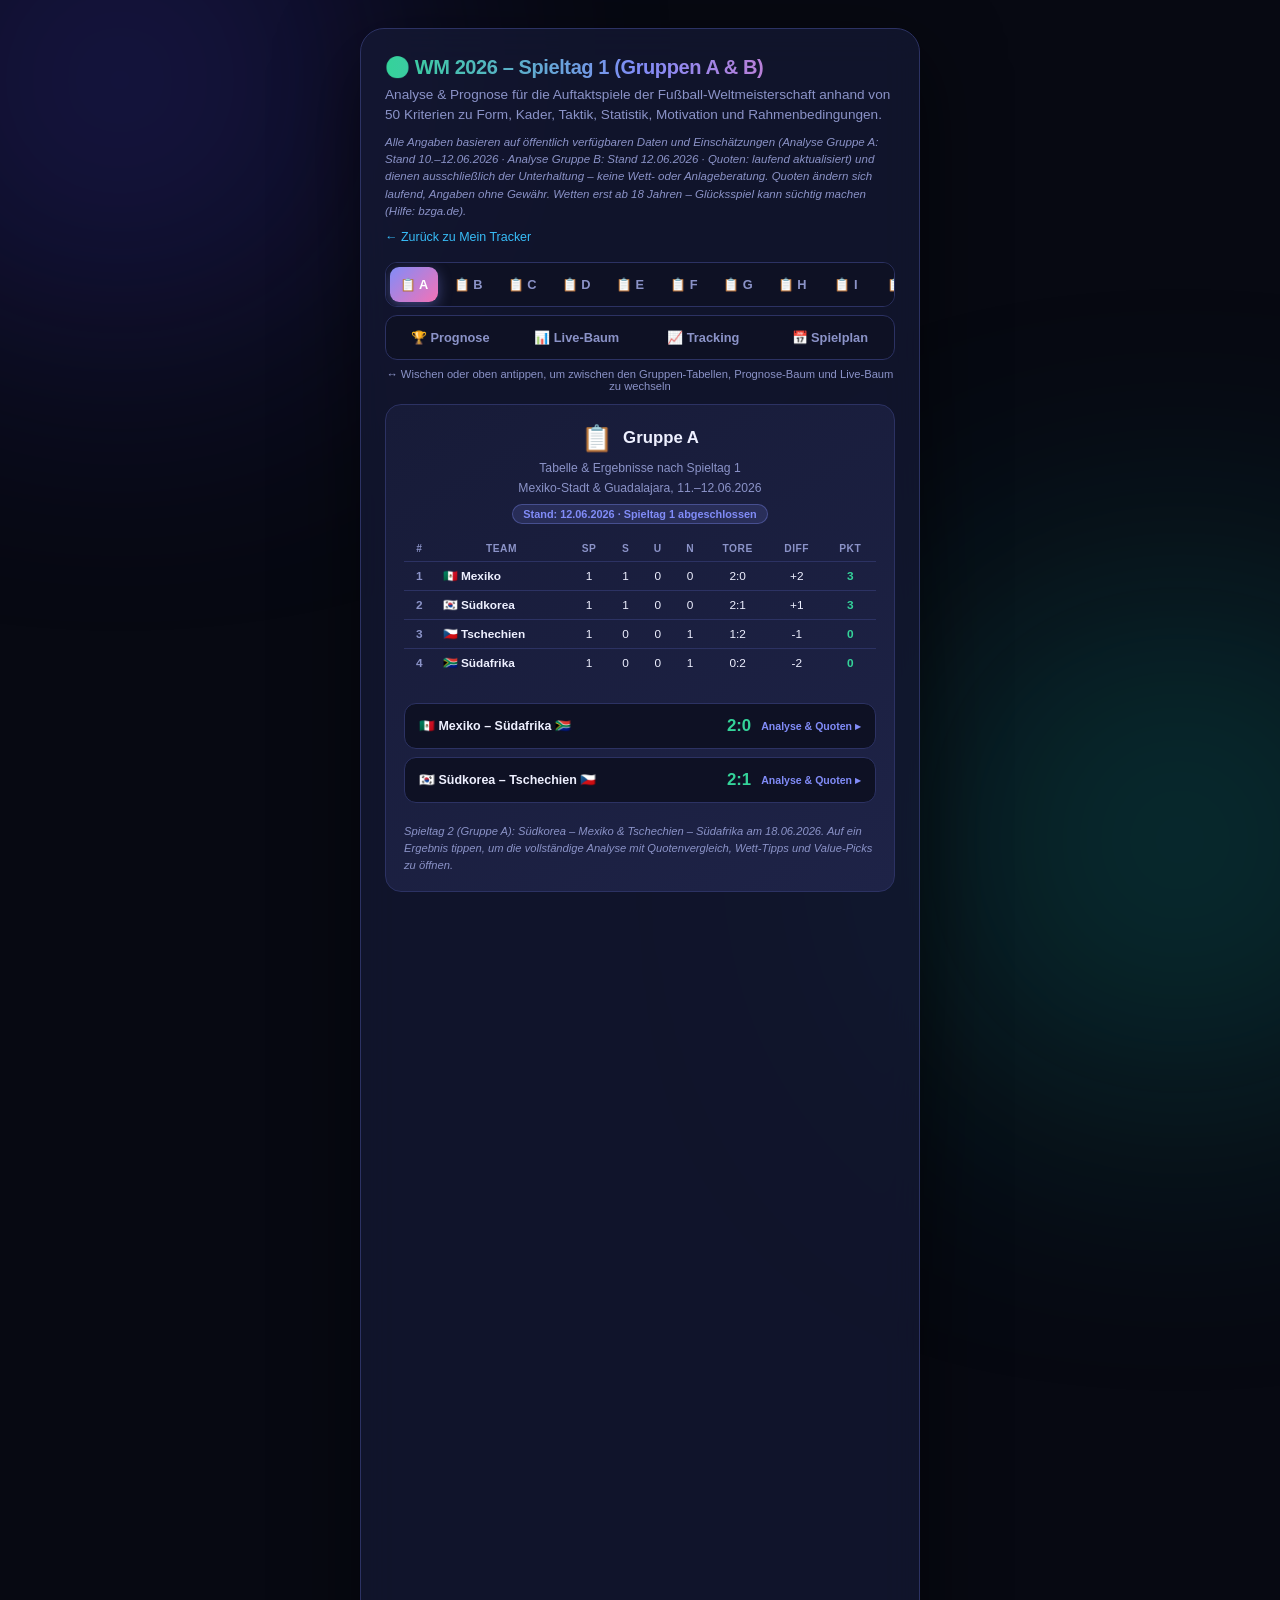
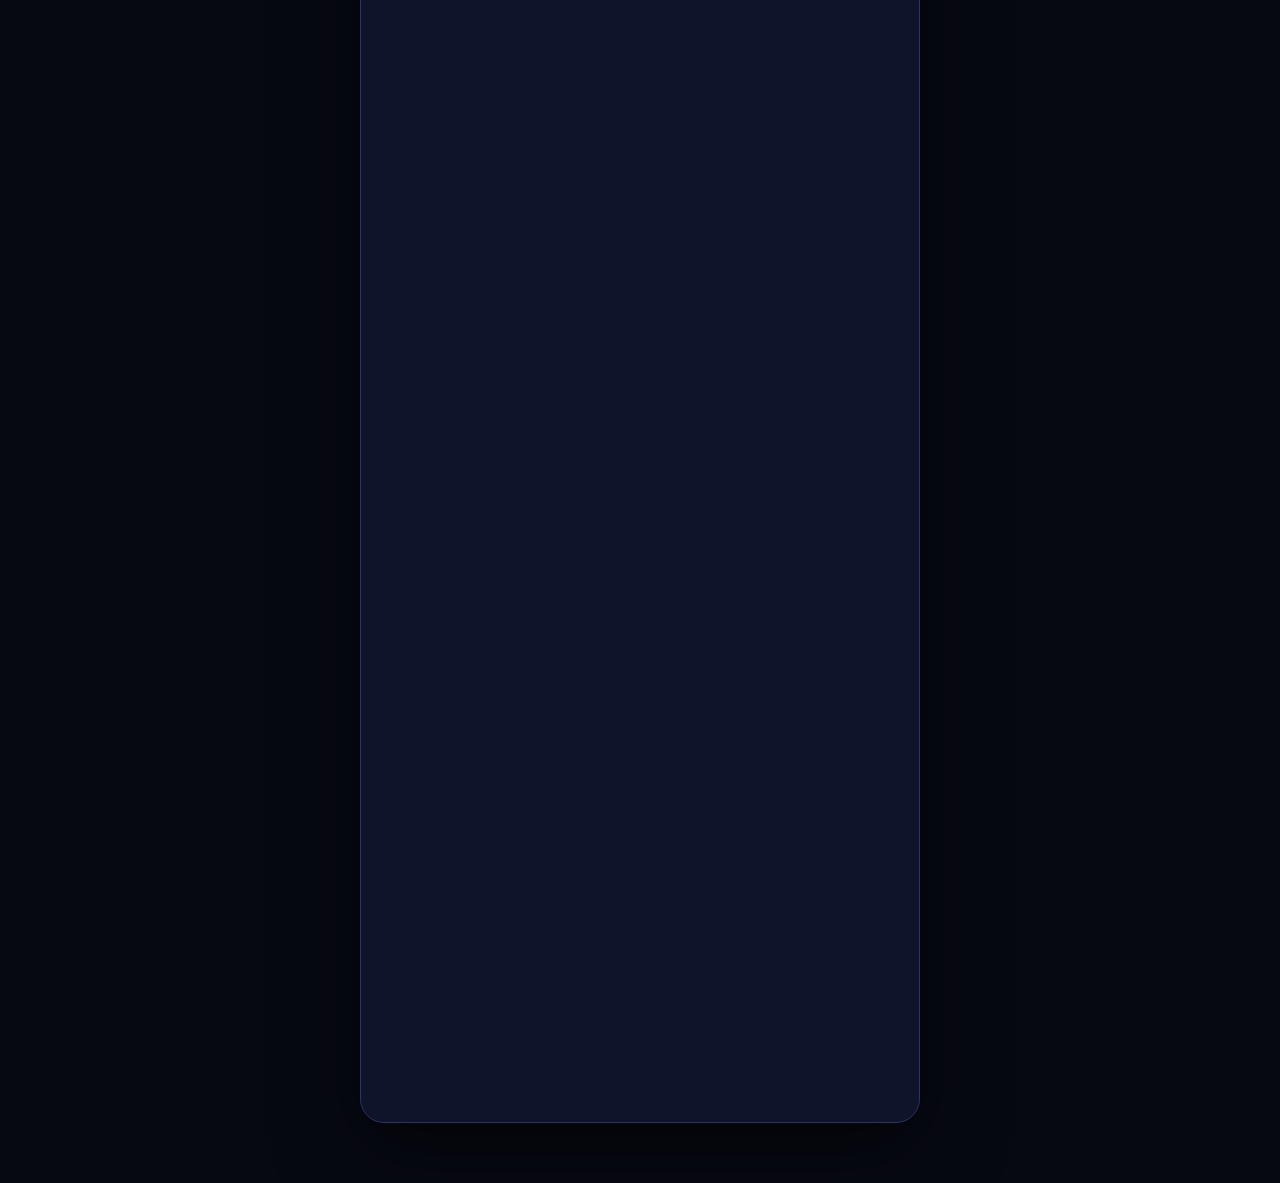
<file: wm.html>
<!DOCTYPE html>
<html lang="de">
<head>
<meta charset="UTF-8">
<meta name="viewport" content="width=device-width, initial-scale=1.0">
<title>WM 2026 – Analyse Spieltag 1 (Gruppen A &amp; B) | Mein Tracker</title>
<meta name="description" content="Analyse & Prognose für die Auftaktspiele der Fußball-Weltmeisterschaft 2026 (Gruppen A &amp; B) anhand von 50 Kriterien zu Form, Kader, Taktik, Statistik, Motivation und Rahmenbedingungen.">
<meta name="theme-color" content="#0e1124">
<link rel="icon" type="image/png" href="icons/icon-192.png">
<link rel="apple-touch-icon" href="icons/apple-touch-icon.png">
<link rel="stylesheet" href="style.css">
</head>
<body>
  <div class="app">
    <header class="wm-intro">
      <h1 class="wm-title">⚽ WM 2026 – Spieltag 1 (Gruppen A &amp; B)</h1>
      <p class="wm-sub">Analyse &amp; Prognose für die Auftaktspiele der Fußball-Weltmeisterschaft anhand von 50 Kriterien zu Form, Kader, Taktik, Statistik, Motivation und Rahmenbedingungen.</p>
      <p class="wm-disclaimer">Alle Angaben basieren auf öffentlich verfügbaren Daten und Einschätzungen (Analyse Gruppe A: Stand 10.–12.06.2026 · Analyse Gruppe B: Stand 12.06.2026 · Quoten: laufend aktualisiert) und dienen ausschließlich der Unterhaltung – keine Wett- oder Anlageberatung. Quoten ändern sich laufend, Angaben ohne Gewähr. Wetten erst ab 18 Jahren – Glücksspiel kann süchtig machen (Hilfe: bzga.de).</p>
      <p style="margin-top:10px;font-size:0.78rem;"><a href="index.html" style="color:var(--blue);text-decoration:none;">← Zurück zu Mein Tracker</a></p>
    </header>

    <main>
      <div class="match-pills group-pills">
        <button class="match-pill active" type="button">📋 A</button>
        <button class="match-pill" type="button">📋 B</button>
        <button class="match-pill" type="button">📋 C</button>
        <button class="match-pill" type="button">📋 D</button>
        <button class="match-pill" type="button">📋 E</button>
        <button class="match-pill" type="button">📋 F</button>
        <button class="match-pill" type="button">📋 G</button>
        <button class="match-pill" type="button">📋 H</button>
        <button class="match-pill" type="button">📋 I</button>
        <button class="match-pill" type="button">📋 J</button>
        <button class="match-pill" type="button">📋 K</button>
        <button class="match-pill" type="button">📋 L</button>
      </div>
      <div class="match-pills">
        <button class="match-pill" type="button">🏆 Prognose</button>
        <button class="match-pill" type="button">📊 Live-Baum</button>
        <button class="match-pill" type="button">📈 Tracking</button>
        <button class="match-pill" type="button">📅 Spielplan</button>
      </div>
      <p class="swipe-hint">↔️ Wischen oder oben antippen, um zwischen den Gruppen-Tabellen, Prognose-Baum und Live-Baum zu wechseln</p>
      <div class="match-slider" id="matchSlider">
      <article class="match-card">
        <header class="match-card-head">
          <div class="match-flags"><span class="flag">📋</span><span>Gruppe A</span></div>
          <div class="match-info">
            Tabelle &amp; Ergebnisse nach Spieltag 1<br>
            Mexiko-Stadt &amp; Guadalajara, 11.–12.06.2026
          </div>
          <span class="match-tag">Stand: 12.06.2026 · Spieltag 1 abgeschlossen</span>
        </header>

        <div class="group-table-wrap">
          <table class="group-table">
            <thead>
              <tr><th>#</th><th>Team</th><th>Sp</th><th>S</th><th>U</th><th>N</th><th>Tore</th><th>Diff</th><th>Pkt</th></tr>
            </thead>
            <tbody>
              <tr><td>1</td><td>🇲🇽 Mexiko</td><td>1</td><td>1</td><td>0</td><td>0</td><td>2:0</td><td>+2</td><td class="pts">3</td></tr>
              <tr><td>2</td><td>🇰🇷 Südkorea</td><td>1</td><td>1</td><td>0</td><td>0</td><td>2:1</td><td>+1</td><td class="pts">3</td></tr>
              <tr><td>3</td><td>🇨🇿 Tschechien</td><td>1</td><td>0</td><td>0</td><td>1</td><td>1:2</td><td>-1</td><td class="pts">0</td></tr>
              <tr><td>4</td><td>🇿🇦 Südafrika</td><td>1</td><td>0</td><td>0</td><td>1</td><td>0:2</td><td>-2</td><td class="pts">0</td></tr>
            </tbody>
          </table>
        </div>

        <div class="group-results">
          <button class="group-result-row" type="button" data-target="1">
            <span class="gr-flags">🇲🇽 Mexiko – Südafrika 🇿🇦</span>
            <span class="gr-score">2:0</span>
            <span class="gr-link">Analyse &amp; Quoten ▸</span>
          </button>
          <button class="group-result-row" type="button" data-target="2">
            <span class="gr-flags">🇰🇷 Südkorea – Tschechien 🇨🇿</span>
            <span class="gr-score">2:1</span>
            <span class="gr-link">Analyse &amp; Quoten ▸</span>
          </button>
        </div>

        <p class="odds-note">Spieltag 2 (Gruppe A): Südkorea – Mexiko &amp; Tschechien – Südafrika am 18.06.2026. Auf ein Ergebnis tippen, um die vollständige Analyse mit Quotenvergleich, Wett-Tipps und Value-Picks zu öffnen.</p>
      </article>

      <article class="match-card">
        <header class="match-card-head">
          <button class="back-to-group" type="button">← Gruppe A</button>
          <div class="match-flags">
            <span class="flag">🇲🇽</span><span>Mexiko</span>
            <span class="match-vs">vs.</span>
            <span>Südafrika</span><span class="flag">🇿🇦</span>
          </div>
          <div class="match-info">
            Donnerstag, 11.06.2026 · 21:00 Uhr MESZ (13:00 Uhr Ortszeit)<br>
            Estadio Azteca, Mexiko-Stadt
          </div>
          <span class="match-tag">Gruppe A · Spieltag 1 · Eröffnungsspiel</span>
          <div class="live-result is-final"><span class="lr-label">Ergebnis</span><span class="lr-score">2 : 0</span><span class="lr-status">✅ Endstand · Tore: Quiñones (9.), Jiménez (67.) · 🟥 Sithole/RSA (50.), Zwane/RSA (83.), Montes/MEX (90.+2)</span></div>
        </header>

        <div class="prognosis-box">
          <div class="prognosis-title">📊 Prognose</div>
          <div class="prob-row">
            <div>
              <div class="prob-labels"><span>Sieg Mexiko</span><span class="pct">65%</span></div>
              <div class="prob-bar"><div class="prob-fill home" style="width:65%"></div></div>
            </div>
            <div>
              <div class="prob-labels"><span>Unentschieden</span><span class="pct">22%</span></div>
              <div class="prob-bar"><div class="prob-fill draw" style="width:22%"></div></div>
            </div>
            <div>
              <div class="prob-labels"><span>Sieg Südafrika</span><span class="pct">13%</span></div>
              <div class="prob-bar"><div class="prob-fill away" style="width:13%"></div></div>
            </div>
          </div>
          <div class="prognosis-result">
            <div class="result-score">2:0</div>
            <div class="result-label">Wahrscheinlichstes Ergebnis: Heimstarker, kontrollierter Sieg Mexikos ohne Gegentor – gestützt durch Heimvorteil, Höhenanpassung und starke Defensivbilanz (6 Zu-Null-Spiele in den letzten 8).</div>
          </div>
          <div class="prognosis-text">
            <strong>Tore:</strong> Unter 2,5 Tore mit ca. 55–60% Wahrscheinlichkeit – ein xG-Summenwert von ca. 2,66 liegt zwar knapp darüber, doch Mexikos defensive Stabilität dürfte die Tordichte darunter halten.<br>
            <strong>Mögliche Torschützen:</strong> Mexiko – Santiago Giménez, Raúl Jiménez, Gilberto Mora · Südafrika – Lyle Foster, Percy Tau
          </div>
          <div class="confidence-row">
            <span class="confidence-badge medium">Konfidenz: Mittel</span>
          </div>
          <ul class="uncertainty-list">
            <li>Wetter: Mögliche Starkregen/Gewitter rund um das Stadion könnten Platzverhältnisse und Spielverlauf beeinflussen.</li>
            <li>Eröffnungsspiel-Druck: Der enorme Erwartungsdruck auf Mexiko als Gastgeber kann beflügeln oder lähmen (Erinnerung an das Remis 2010).</li>
            <li>Fehlende belastbare Statistiken (xG, Schussdaten) für beide Nationalteams – viele Werte sind plausible, aber nicht verifizierbare Schätzungen.</li>
          </ul>
        </div>

        <div class="match-sections">
        <details class="goal-details criteria-group">
          <summary>📋 Quotenvergleich (1X2)</summary>
          <table class="odds-table">
            <thead>
              <tr><th>Anbieter</th><th>1 (MEX)</th><th>X</th><th>2 (RSA)</th></tr>
            </thead>
            <tbody>
              <tr><td>Betano</td><td class="best">1,50</td><td>4,35</td><td>8,00</td></tr>
              <tr><td>Bet-at-home</td><td>1,45</td><td>4,20</td><td>8,00</td></tr>
              <tr><td>Winamax</td><td>1,44</td><td class="best">4,55</td><td class="best">9,00</td></tr>
              <tr><td>bwin</td><td>1,43</td><td>4,40</td><td>7,75</td></tr>
              <tr><td>Oddset</td><td>1,43</td><td>4,40</td><td>7,75</td></tr>
              <tr><td>bet365</td><td>1,42</td><td>4,33</td><td>8,50</td></tr>
            </tbody>
          </table>
          <p class="odds-note">Grün = beste Quote pro Spalte. Auswahl gängiger Anbieter, Stand 11.06.2026, ca. 17–21 Uhr (kurz vor Anpfiff) – Quoten ändern sich bis Anpfiff laufend, vor Wettabgabe beim Anbieter prüfen.</p>
        </details>

        <details class="goal-details criteria-group">
          <summary>🛡️ 5 sichere Wett-Tipps</summary>
          <ul class="tip-list">
            <li>
              <div class="tip-head"><span>1. Doppelte Chance: Mexiko oder Remis (1X)</span><span class="tip-prob">~87%</span></div>
              <div class="tip-meta">Beste Quote: <strong>ca. 1,12</strong> · Quote × Wahrscheinlichkeit ≈ 0,97 – die sicherste Einzelwette des Spiels, dafür minimale Rendite.</div>
            </li>
            <li>
              <div class="tip-head"><span>2. Mexiko erzielt mindestens 1 Tor</span><span class="tip-prob">~85%</span></div>
              <div class="tip-meta">Beste Quote: <strong>ca. 1,12</strong> · Heimvorteil, Höhe und die Offensivform (5:1, 2:0 zuletzt) sprechen klar dafür.</div>
            </li>
            <li>
              <div class="tip-head"><span>3. Unter 3,5 Tore</span><span class="tip-prob">~78%</span></div>
              <div class="tip-meta">Beste Quote: <strong>ca. 1,25</strong> · Mexikos Defensivbilanz (6× zu Null in 8 Spielen) und Eröffnungsspiel-Vorsicht deuten auf eine kontrollierte Partie.</div>
            </li>
            <li>
              <div class="tip-head"><span>4. Sieg Mexiko (1)</span><span class="tip-prob">65%</span></div>
              <div class="tip-meta">Beste Quote: <strong>1,50 (Betano)</strong> · Quote × Wahrscheinlichkeit ≈ 0,98 – beste Balance aus Sicherheit und Auszahlung; faire Quote laut Modell: 1,54.</div>
            </li>
            <li>
              <div class="tip-head"><span>5. Mexiko gewinnt zu Null</span><span class="tip-prob">~48%</span></div>
              <div class="tip-meta">Beste Quote: <strong>2,00 (Betano)</strong> · Haupttipp mehrerer Experten – deckt sich exakt mit unserer 2:0-Prognose, aber schon spürbar riskanter.</div>
            </li>
          </ul>
          <p class="odds-note">„Sicher" = hohe Modell-Wahrscheinlichkeit, keine Gewinngarantie. „ca."-Quoten sind aus dem Marktdurchschnitt abgeleitet – exakte Quote vor Abgabe beim Anbieter prüfen.</p>
        </details>

        <details class="goal-details criteria-group">
          <summary>💎 Value-Check &amp; Quoten-Specials</summary>
          <div class="value-pick">
            <strong>💎 Bester Value (Sicherheit + Quote):</strong> Sieg Mexiko zu <strong>1,50 bei Betano</strong> – höchste verfügbare Quote am Markt (andere Anbieter 1,42–1,45) bei 65% Modell-Wahrscheinlichkeit. Wer den Favoriten spielen will, holt hier den meisten Gegenwert.
          </div>
          <ul class="tip-list">
            <li>
              <div class="tip-head"><span>Rechnerischer Top-Value: Sieg Südafrika</span><span class="tip-prob">13%</span></div>
              <div class="tip-meta">Beste Quote: <strong>9,00 (Winamax)</strong> · 9,00 × 13% ≈ <strong>1,17</strong> – laut Modell die einzige Wette mit positivem Erwartungswert, aber reine Außenseiterwette mit ~87% Verlustchance. Nur mit Kleinsteinsatz.</div>
            </li>
            <li>
              <div class="tip-head"><span>Remis (X)</span><span class="tip-prob">22%</span></div>
              <div class="tip-meta">Beste Quote: <strong>4,55 (Winamax)</strong> · 4,55 × 22% ≈ 1,00 – nahezu fair bepreist, Erinnerung an das 1:1 von 2010 inklusive.</div>
            </li>
            <li>
              <div class="tip-head"><span>🎁 Quotenboost-Aktionen (Neukunden/Aktion)</span><span class="tip-prob">Bonus</span></div>
              <div class="tip-meta">Tipico &amp; ODDSET bieten zum Eröffnungsspiel <strong>Quote 20,00 auf Sieg Mexiko</strong> (max. 2–5 € Einsatz, Aktionsbedingungen beachten) – mit Abstand der höchste Gegenwert für eine Mexiko-Wette.</div>
            </li>
          </ul>
        </details>

        <details class="goal-details criteria-group">
          <summary>📈 Aktuelle Form</summary>
          <ul class="criteria-list">
            <li><span class="criteria-num">1.</span> Mexiko zeigte zuletzt eine deutliche Aufwärtstendenz: 0:0 gegen Portugal, 1:1 gegen Belgien sowie Siege gegen Australien (1:0), Serbien (5:1) und Ghana (2:0). Südafrika kommt aus dem Afrika-Cup 2025 (Achtelfinal-Aus gg. Kamerun) und blieb in den Tests gg. Nicaragua, Jamaika und Panama (zweimal) sieglos.</li>
            <li><span class="criteria-num">2.</span> Mexiko weist ein deutlich positives Torverhältnis auf (u.a. 5:1, 2:0). Südafrika bewegt sich eher um die Null herum, kam aber in 9 von 11 Partien zu eigenen Treffern.</li>
            <li><span class="criteria-num">3.</span> Mexiko liegt über die letzten 10 Spiele schätzungsweise bei 2,0–2,2 Punkten/Spiel. Südafrika dürfte eher bei rund 1,5–1,7 Punkten/Spiel liegen (Einschätzung).</li>
            <li><span class="criteria-num">4.</span> Mexiko zeigt unter Aguirre einen klar steigenden Trend – von zähen Remis gegen Top-Gegner zu einer Drei-Siege-Serie kurz vor dem Turnier. Südafrika wirkt stabil bis leicht fallend: Das torlose 0:0 gg. Nicaragua trotz 86% Ballbesitz offenbarte spielerische Schwächen gegen tiefstehende Defensivblöcke.</li>
            <li><span class="criteria-num">5.</span> Mexiko (FIFA-Rang ca. 15) holte gegen Portugal und Belgien jeweils Remis – ein Indiz für gehobene internationale Konkurrenzfähigkeit. Südafrika (FIFA-Rang ca. 60) behauptete sich in der CAF-Zone gegen Top-afrikanische Teams, doch die Referenz gegen Top-15-Nationen fehlt.</li>
          </ul>
        </details>

        <details class="goal-details criteria-group">
          <summary>🏟️ Heim-/Auswärtsstärke</summary>
          <ul class="criteria-list">
            <li><span class="criteria-num">6.</span> Mexiko ist seit 1994 in sieben WM-Eröffnungsspielen ungeschlagen (5 Siege, 2 Remis) und spielt vor ca. 83.000 Zuschauern im Estadio Azteca – ein riesiger psychologischer und physischer Vorteil, verstärkt durch die Höhenlage von ca. 2.200 m.</li>
            <li><span class="criteria-num">7.</span> Südafrika hat seit der Heim-WM 2010 keine WM-Erfahrung auf fremdem Boden gesammelt. In der Quali gewann man wichtige Auswärtspunkte innerhalb Afrikas – die Übertragbarkeit auf ein Hochrisiko-Auswärtsspiel in 2.200 m Höhe gegen den Gastgeber bleibt aber unklar.</li>
            <li><span class="criteria-num">8.</span> Belastbare Heim-/Auswärts-Torschnitte für Nationalteams fehlen; Einschätzung: Mexiko dürfte zuhause offensiv effizienter auftreten (Publikum, Höhenanpassung), Südafrika in fremder Umgebung tendenziell vorsichtiger und weniger torgefährlich.</li>
            <li><span class="criteria-num">9.</span> Das Estadio Azteca ist zum dritten Mal Schauplatz eines WM-Eröffnungsspiels und gilt als eines der atmosphärisch intensivsten Stadien der Welt – Lautstärke und emotionaler Druck dürften Mexiko beflügeln und Südafrika zusätzlich belasten.</li>
            <li><span class="criteria-num">10.</span> Südafrika muss eine Zeitverschiebung von ca. 7 Stunden sowie einen kompletten Klimawechsel bewältigen. Die Höhenanpassung (2.200 m) ohne lange Akklimatisierung ist eine erhebliche physische Hürde – vermutlich ein Nachteil v.a. in der zweiten Halbzeit (Einschätzung).</li>
          </ul>
        </details>

        <details class="goal-details criteria-group">
          <summary>🆚 Direkter Vergleich</summary>
          <ul class="criteria-list">
            <li><span class="criteria-num">11.</span> Aus den vier bisherigen Duellen resultieren zwei Siege für Mexiko (4:0 und 4:2, Testspiele 1993/2000), ein Sieg für Südafrika (2:1, Gold Cup 2005) und ein Remis (1:1, WM 2010).</li>
            <li><span class="criteria-num">12.</span> Über die vier Duelle ergibt sich eine klare Mexiko-Dominanz im Torverhältnis (u.a. 4:0 und 4:2-Siege), abgemildert durch das 1:2 beim Gold Cup 2005 und das 1:1 bei der WM 2010.</li>
            <li><span class="criteria-num">13.</span> Die einzige Großturnier-Begegnung war das WM-Eröffnungsspiel 2010 in Johannesburg (1:1, Tshabalala-Traumtor, später Márquez-Ausgleich). Bemerkenswert: 2026 findet exakt am gleichen Kalenderdatum (11. Juni) statt – diesmal mit vertauschten Heimrollen.</li>
            <li><span class="criteria-num">14.</span> Die Parallele zu 2010 (gleiches Datum, gleicher Gegner, wieder Eröffnungsspiel) wird medial stark betont und könnte Südafrika zusätzliche Motivation geben. Für Mexiko ist die Rollenumkehr (jetzt Gastgeber statt Gast) psychologisch ein Vorteil.</li>
            <li><span class="criteria-num">15.</span> Aus den wenigen historischen Duellen lassen sich kaum belastbare taktische Muster ableiten, da beide Kader heute komplett anders besetzt sind. Beim 1:1 von 2010 zeigte Südafrika immerhin, dass Tempo und direkte Spielzüge Mexiko in Überraschungsmomente verwickeln können (Einschätzung).</li>
          </ul>
        </details>

        <details class="goal-details criteria-group">
          <summary>🩹 Personal &amp; Kader</summary>
          <ul class="criteria-list">
            <li><span class="criteria-num">16.</span> Für Mexiko sind keine prominenten Verletzungs- oder Sperrenfälle im 26er-Kader bekannt – Aguirre konnte aus 53 Nominierten wählen. Auch bei Südafrika sind keine konkreten Ausfälle dokumentiert; Schlüsselspieler wie Williams, Mokoena, Foster und Tau scheinen einsatzbereit.</li>
            <li><span class="criteria-num">17.</span> Da keine bestätigten Ausfälle vorliegen, ist diese Frage aktuell nicht relevant. Auffällig: Routinier Guillermo Ochoa dürfte vor seiner sechsten WM nur die Rolle des Ersatztorwarts hinter Raúl Rangel einnehmen.</li>
            <li><span class="criteria-num">18.</span> Konkrete medizinische Rückkehrer sind nicht belegt. Bei Südafrika gilt Lyle Foster (Burnley) nach einer schwierigen Phase mit psychischen Problemen 2023 als "zurück in Form" – trifft und bereitet wieder regelmäßig vor.</li>
            <li><span class="criteria-num">19.</span> Mexiko mischt Liga-MX-Spieler mit Top-Liga-Legionären (Jiménez/Fulham, Giménez/AC Mailand, Álvarez/Fenerbahçe) sowie dem 17-jährigen Toptalent Gilberto Mora als Joker – ordentliche Kadertiefe. Südafrikas Kader stützt sich stark auf Mamelodi Sundowns und Orlando Pirates (16 von 26 Spielern) – geringere Tiefe, dafür eingespielt.</li>
            <li><span class="criteria-num">20.</span> Mexikos Legionäre (Premier League, Serie A, Süper Lig) hatten seit Saisonende Ende Mai ausreichend Erholungszeit. Südafrikas Spieler kommen größtenteils aus der PSL, deren Saison früher endet – weniger akute Ermüdung, aber ggf. fehlende Spielpraxis auf höchstem Niveau (Einschätzung).</li>
          </ul>
        </details>

        <details class="goal-details criteria-group">
          <summary>⭐ Schlüsselspieler</summary>
          <ul class="criteria-list">
            <li><span class="criteria-num">21.</span> Santiago Giménez (AC Mailand) gilt als Mexikos größte Offensivhoffnung und wird von Wettanbietern als Top-Torschützen-Kandidat gehandelt; Raúl Jiménez (Fulham) bringt 39 Länderspieltore Erfahrung mit. Für Südafrika ist Lyle Foster (Burnley, 10 Tore/24 Spiele) der zentrale Knipser und aktuell in guter Form.</li>
            <li><span class="criteria-num">22.</span> Edson Álvarez (Fenerbahçe) ist Mexikos zentrale Verbindungsfigur zwischen Abwehr und Angriff, ergänzt durch Toptalent Gilberto Mora als kreativer Joker. Bei Südafrika ist Teboho Mokoena (Mamelodi Sundowns) der unangefochtene Spielgestalter mit diagonalen Pässen hinter die Abwehr.</li>
            <li><span class="criteria-num">23.</span> Mexiko geht mit Raúl Rangel statt Routinier Ochoa ins Turnier – ein Generationswechsel im Tor. Südafrikas Kapitän Ronwen Williams (Mamelodi Sundowns) gilt seit Jahren als einer der besten Torhüter Afrikas.</li>
            <li><span class="criteria-num">24.</span> Ein zentrales Duell dürfte Giménez/Jiménez gegen Südafrikas international weniger erfahrene Innenverteidigung sein. Umgekehrt trifft Lyle Foster auf eine mexikanische Abwehr um Álvarez/Montes, die zuletzt 6-mal in 8 Länderspielen zu Null spielte.</li>
            <li><span class="criteria-num">25.</span> Da es das erste Turnierspiel beider Teams ist, beginnt die Gelbsperren-Zählung bei null – keine direkte Sperrgefahr für dieses Spiel. Zweikampfstarke Spieler wie Álvarez oder Mokoena tragen aber das generelle Risiko einer frühen Karte mit Blick auf spätere Spiele.</li>
          </ul>
        </details>

        <details class="goal-details criteria-group">
          <summary>♟️ Taktik &amp; Spielstil</summary>
          <ul class="criteria-list">
            <li><span class="criteria-num">26.</span> Mexiko (Aguirre) pendelt zwischen 4-2-3-1 und 4-3-3, presst hoch im 4-2-2-2 oder verteidigt tief im 5-4-1. Südafrika (Hugo Broos) setzt auf 4-2-3-1 bzw. 4-3-3 mit eingespielten Sundowns-/Pirates-Spielern.</li>
            <li><span class="criteria-num">27.</span> Mexiko sucht den kontrollierten Weg durch die Mitte – ballbesitzorientiert, aber nüchtern mit Fokus auf Stabilität. Südafrika zeigte gg. Nicaragua mit 86% Ballbesitz Ambitionen, wirkte dabei aber naiv – gegen Mexiko dürfte man eher kompakter und konterorientiert agieren (Einschätzung).</li>
            <li><span class="criteria-num">28.</span> Mexiko presst flexibel hoch im 4-2-2-2 und fällt bei Bedarf ins kompakte 5-4-1 zurück. Südafrikas Aufbauspiel zeigte gg. Nicaragua Mängel – hohes mexikanisches Pressing könnte für Probleme sorgen (Einschätzung).</li>
            <li><span class="criteria-num">29.</span> Konkrete Standard-Statistiken fehlen. Mexiko verfügt mit César Montes und Routiniers über Zielspieler bei Ecken, Südafrika mit dem kopfballstarken Foster ebenfalls – kein klarer statistischer Vorteil belegbar.</li>
            <li><span class="criteria-num">30.</span> Mexiko zeigte gg. ballbesitzstarke Top-Teams (Portugal, Belgien) Stabilität, könnte aber gg. physisch robuste Konterteams anfälliger sein. Südafrika offenbarte gg. tiefstehende Blöcke (Nicaragua, 0:0 trotz 86% Ballbesitz) klare Probleme im letzten Drittel – ein Muster, das Mexiko ausnutzen könnte.</li>
          </ul>
        </details>

        <details class="goal-details criteria-group">
          <summary>📊 Statistik &amp; Daten</summary>
          <ul class="criteria-list">
            <li><span class="criteria-num">31.</span> Eine Wett-KI ("BETSiE") berechnet für dieses Spiel einen xG-Wert von 1,65 für Mexiko gegenüber 1,01 für Südafrika – ein klarer Offensiv-Vorteil laut Modell, jedoch keine gesicherte historische Statistik.</li>
            <li><span class="criteria-num">32.</span> Belastbare Schuss-/Großchancen-Statistiken fehlen. Einschätzung: Mexiko dürfte als spielbestimmendes Team mehr Abschlüsse erzeugen (geschätzt 12–16 Schüsse, 2–3 Großchancen), Südafrika eher wenige, hochwertige Konterchancen (geschätzt 6–10 Schüsse, 1–2 Großchancen).</li>
            <li><span class="criteria-num">33.</span> Mexiko spielte in sechs der letzten acht Länderspiele zu Null – starke defensive Stabilität unter Aguirre. Südafrika ließ/erzielte in fünf von sechs Partien beidseitig Tore – eine im Vergleich löchrigere Defensive.</li>
            <li><span class="criteria-num">34.</span> Konkrete Zweikampf- und Passquoten fehlen. Einschätzung: Mexiko (mehr Spieler in Top-5-Ligen) dürfte in Passquote/Ballbesitz leicht überlegen sein, Südafrika physisch robuste Zweikampfwerte einbringen.</li>
            <li><span class="criteria-num">35.</span> Das 5:1 gegen Serbien täuscht über ein enges erstes Drittel hinweg – Mexiko dürfte seine xG dabei leicht übertroffen haben. Südafrikas torloses 0:0 trotz 86% Ballbesitz gg. Nicaragua deutet auf eine klare Unterperformance bei der Chancenverwertung hin.</li>
          </ul>
        </details>

        <details class="goal-details criteria-group">
          <summary>🔥 Motivation &amp; Umfeld</summary>
          <ul class="criteria-list">
            <li><span class="criteria-num">36.</span> Mexiko (FIFA-Rang ca. 15) hat als Co-Gastgeber das erklärte Ziel, erstmals das Viertelfinale zu erreichen. Südafrika (FIFA-Rang ca. 60) kehrt nach 16 Jahren zur WM zurück, Minimalziel ist das erste Überstehen der Gruppenphase überhaupt.</li>
            <li><span class="criteria-num">37.</span> Für Mexiko ist dies eines der bedeutendsten Spiele der jüngeren Verbandsgeschichte: Eröffnungsspiel einer Heim-WM vor 83.000 Zuschauern mit enormem Erwartungsdruck. Für Südafrika ist es die Rückkehr auf die größte Bühne nach 16 Jahren plus emotionale Wiederholung des historischen Eröffnungsspiels von 2010.</li>
            <li><span class="criteria-num">38.</span> Javier Aguirre, ein erfahrener "Feuerwehrmann"-Trainer, soll Mexiko stabilisieren und genießt vorerst Rückendeckung des Verbands. Hugo Broos (74) führte Südafrika souverän zur ersten WM-Teilnahme seit 2010 und gilt als unumstritten.</li>
            <li><span class="criteria-num">39.</span> Beim mexikanischen Verband gab es einen "Abstellungsstreit": Liga-MX-Spieler wurden bei Nichterscheinen zu einem Aguirre-Lehrgang mit WM-Ausschluss bedroht – Kritik von Klubvertretern. Bei Südafrika sind keine vergleichbaren internen Konflikte bekannt, der Verband wirkt geeint.</li>
            <li><span class="criteria-num">40.</span> Mexiko spielt das Auftaktspiel einer Rekord-WM mit 48 Teams als Gastgeber unter enormem Erwartungsdruck, erstmals das Viertelfinale zu erreichen. Südafrika wird durch die fast identische Ausgangslage wie 2010 (Datum, Gegner, Eröffnungsspiel) zusätzlich emotional aufgeladen sein.</li>
          </ul>
        </details>

        <details class="goal-details criteria-group">
          <summary>🌦️ Rahmenbedingungen</summary>
          <ul class="criteria-list">
            <li><span class="criteria-num">41.</span> Anfang Juni beginnt in Mexiko-Stadt die Regenzeit; Höchsttemperaturen liegen bei 23–25°C, Luftfeuchtigkeit bei ca. 67%. Berichte sprechen von "Wetterchaos" mit Starkregen/Gewittern in den Tagen vor dem Spiel – diese werden aber überwiegend für den Nachmittag erwartet, das Spiel beginnt um 13 Uhr Ortszeit.</li>
            <li><span class="criteria-num">42.</span> Der Anstoß um 13 Uhr Ortszeit fällt in die wärmste Tagesphase, kombiniert mit dünner Luft auf 2.200 m Höhe – eine Doppelbelastung für beide Teams. Mexikos Spieler dürften klar im Vorteil sein, Südafrikas Akteure (meist Meeresspiegel-Niveau) müssen mit schnellerer Ermüdung v.a. in Hälfte 2 rechnen (Einschätzung).</li>
            <li><span class="criteria-num">43.</span> Der brasilianische Schiedsrichter Wilton Sampaio leitet das Eröffnungsspiel – seit 2013 FIFA-Schiri mit Erfahrung bei den WM-Endrunden 2018/2022 und der Copa América, ohne bekannte auffällige Tendenzen.</li>
            <li><span class="criteria-num">44.</span> Mexiko absolvierte sein letztes Testspiel (2:0 gg. Ghana) am 23. Mai und hatte ausreichend Zeit zur Höhenakklimatisierung im eigenen Land. Südafrika spielte seinen einzigen Test (gg. Nicaragua) erst am 29. Mai – eine kürzere, dünnere Vorbereitung plus nötige Anreise und Höhenanpassung.</li>
            <li><span class="criteria-num">45.</span> Südafrika trifft danach am 18.6. auf Tschechien und am 25.6. auf Südkorea – im Eröffnungsspiel ist daher kaum Rotation zu erwarten. Auch Mexiko dürfte die stärkste verfügbare Elf bringen, da das Heim-Eröffnungsspiel keinen Raum für Experimente lässt.</li>
          </ul>
        </details>

        <details class="goal-details criteria-group">
          <summary>🔗 Quellen</summary>
          <ul class="source-list">
            <li><a href="https://www.fifa.com/de/articles/wm-kader-mexiko-javier-aguirre" target="_blank" rel="noopener">FIFA: WM-Kader Mexiko – Javier Aguirre</a></li>
            <li><a href="https://www.fifa.com/de/tournaments/mens/worldcup/canadamexicousa2026/articles/suedafrika-kader-wm-2026-hugo-broos" target="_blank" rel="noopener">FIFA: WM-Kader Südafrika – Hugo Broos</a></li>
            <li><a href="https://www.laptoptrainer.de/2026/06/01/vorschau-mexiko-ab-durch-die-mitte/" target="_blank" rel="noopener">Laptoptrainer: Taktik-Vorschau Mexiko</a></li>
            <li><a href="https://www.laptoptrainer.de/2026/06/01/vorschau-suedafrika-jung-forsch-und-etwas-naiv/" target="_blank" rel="noopener">Laptoptrainer: Taktik-Vorschau Südafrika</a></li>
            <li><a href="https://www.flashscore.de/news/fu-ball-weltmeisterschaft-5-schlusselfaktoren-wer-triumphiert-beim-wm-auftakt-zwischen-mexiko-und-sudafrika/YmNVv597/" target="_blank" rel="noopener">Flashscore: 5 Schlüsselfaktoren – Mexiko vs. Südafrika</a></li>
            <li><a href="https://www.bwin.de/de/news/mexiko-vs-sudafrika-das-wm-eroffnungsspiel-2026-geschichte-wiederholt-sich/" target="_blank" rel="noopener">bwin: WM-Eröffnungsspiel 2026 – Geschichte wiederholt sich</a></li>
            <li><a href="https://audimax.de/sport/fussball/fifa-wm-2026/wer-ist-wilton-sampaio-schiedsrichter-beim-eroffnungsspiel-mexiko-gegen-sudafrika-der-wm-2026/" target="_blank" rel="noopener">audimax: Schiedsrichter Wilton Sampaio</a></li>
            <li><a href="https://www.t-online.de/sport/fussball/wm/id_101289252/wm-eroeffnungsspiel-wetterchaos-zum-auftakt-in-mexiko-stadt.html" target="_blank" rel="noopener">t-online: Wetterchaos zum Auftakt in Mexiko-Stadt</a></li>
            <li><a href="https://www.wettbasis.com/sportwetten-tipps/mexiko-vs-suedafrika-tipp-ki-prognose-quoten-wm-2026" target="_blank" rel="noopener">wettbasis: Mexiko vs. Südafrika – Tipp, KI-Prognose &amp; Quoten</a></li>
          </ul>
        </details>
        </div>
      </article>

      <article class="match-card">
        <header class="match-card-head">
          <button class="back-to-group" type="button">← Gruppe A</button>
          <div class="match-flags">
            <span class="flag">🇰🇷</span><span>Südkorea</span>
            <span class="match-vs">vs.</span>
            <span>Tschechien</span><span class="flag">🇨🇿</span>
          </div>
          <div class="match-info">
            Donnerstag, 11.06.2026 · 20:00 Uhr Ortszeit (12.06., ca. 04:00 Uhr MESZ)<br>
            Estadio Akron, Guadalajara/Zapopan
          </div>
          <span class="match-tag">Gruppe A · Spieltag 1</span>
          <div class="live-result is-final"><span class="lr-label">Ergebnis</span><span class="lr-score">2 : 1</span><span class="lr-status">✅ Endstand · Tore: Krejčí/CZE (59.), Hwang In-beom (67.), Oh Hyeon-gyu (80.) · Südkorea dreht 0:1-Rückstand – mit Mexiko (je 3 Pkt.) an der Spitze von Gruppe A</span></div>
        </header>

        <div class="prognosis-box">
          <div class="prognosis-title">📊 Prognose</div>
          <div class="prob-row">
            <div>
              <div class="prob-labels"><span>Sieg Südkorea</span><span class="pct">35%</span></div>
              <div class="prob-bar"><div class="prob-fill home" style="width:35%"></div></div>
            </div>
            <div>
              <div class="prob-labels"><span>Unentschieden</span><span class="pct">30%</span></div>
              <div class="prob-bar"><div class="prob-fill draw" style="width:30%"></div></div>
            </div>
            <div>
              <div class="prob-labels"><span>Sieg Tschechien</span><span class="pct">35%</span></div>
              <div class="prob-bar"><div class="prob-fill away" style="width:35%"></div></div>
            </div>
          </div>
          <div class="prognosis-result">
            <div class="result-score">1:1</div>
            <div class="result-label">Wahrscheinlichstes Ergebnis: Ein echtes 50:50-Spiel zwischen zwei offensiv gefährlichen, aber defensiv anfälligen Teams – ein Remis würde beiden im Hinblick auf die K.o.-Runde durchaus helfen.</div>
          </div>
          <div class="prognosis-text">
            <strong>Tore:</strong> Unter 2,5 Tore mit ca. 55–60% Wahrscheinlichkeit – ein KI-Modell prognostiziert ca. 1,05 (Südkorea) zu 1,10 (Tschechien) erwartete Tore (~2,1–2,2 gesamt), mehrere Experten erwarten zudem eine torarme Partie wegen defensiver Vorsicht im Auftaktspiel.<br>
            <strong>Mögliche Torschützen:</strong> Südkorea – Son Heung-min, Hwang Hee-chan, Lee Kang-in · Tschechien – Patrik Schick, Adam Hložek, Tomáš Souček
          </div>
          <div class="confidence-row">
            <span class="confidence-badge low">Konfidenz: Niedrig–Mittel</span>
          </div>
          <ul class="uncertainty-list">
            <li>Tschechien hat mit Koubek einen sehr neuen Trainer und eine kaum eingespielte neue Formation (3-4-2-1/5-2-3) – die Wirkung im Ernstfall ist unklar.</li>
            <li>Südkoreas extreme Anreise- und Zeitzonenbelastung (~14–15h Verschiebung) könnte die Frische beeinträchtigen, ist aber schwer quantifizierbar.</li>
            <li>Historisches Erstaufeinandertreffen bei einer WM und erstes Turnierspiel beider Teams – verlässliche Vergleichsdaten unter Wettkampfdruck fehlen.</li>
          </ul>
        </div>

        <div class="match-sections">
        <details class="goal-details criteria-group">
          <summary>📋 Quotenvergleich (1X2)</summary>
          <table class="odds-table">
            <thead>
              <tr><th>Anbieter</th><th>1 (KOR)</th><th>X</th><th>2 (CZE)</th></tr>
            </thead>
            <tbody>
              <tr><td>Bet-at-home</td><td class="best">2,75</td><td>3,05</td><td>2,90</td></tr>
              <tr><td>Betano</td><td>2,72</td><td>3,05</td><td class="best">3,05</td></tr>
              <tr><td>bet365</td><td>2,70</td><td>3,00</td><td>3,00</td></tr>
              <tr><td>Winamax</td><td>2,60</td><td class="best">3,20</td><td>2,95</td></tr>
              <tr><td>bwin</td><td>2,60</td><td>3,00</td><td>2,90</td></tr>
              <tr><td>Oddset</td><td>2,55</td><td>3,00</td><td>3,00</td></tr>
            </tbody>
          </table>
          <p class="odds-note">Grün = beste Quote pro Spalte. Stand 11.06.2026, ca. 23 Uhr – Quoten ändern sich bis Anpfiff laufend. Trend: Tschechien-Quote zieht leicht an (bis 3,05).</p>
        </details>

        <details class="goal-details criteria-group">
          <summary>🛡️ 5 sichere Wett-Tipps</summary>
          <ul class="tip-list">
            <li>
              <div class="tip-head"><span>1. Über 0,5 Tore (mind. ein Treffer fällt)</span><span class="tip-prob">~88%</span></div>
              <div class="tip-meta">Beste Quote: <strong>ca. 1,08</strong> · Beide Teams trafen in fast allen jüngsten Partien – das torlose Szenario ist unwahrscheinlich.</div>
            </li>
            <li>
              <div class="tip-head"><span>2. Unter 3,5 Tore</span><span class="tip-prob">~78%</span></div>
              <div class="tip-meta">Beste Quote: <strong>ca. 1,28</strong> · Quote × Wahrscheinlichkeit ≈ 1,00 – KI-Modelle erwarten nur ~2,1–2,2 Tore; der statistisch rundeste „sichere" Tipp.</div>
            </li>
            <li>
              <div class="tip-head"><span>3. Doppelte Chance: Tschechien oder Remis (X2)</span><span class="tip-prob">65%</span></div>
              <div class="tip-meta">Beste Quote: <strong>ca. 1,50</strong> · Sichert die leichte tschechische Physis-/Standard-Überlegenheit ab, ohne auf einen Sieg angewiesen zu sein.</div>
            </li>
            <li>
              <div class="tip-head"><span>4. Unter 2,5 Tore</span><span class="tip-prob">~56%</span></div>
              <div class="tip-meta">Beste Quote: <strong>1,63 (Interwetten)</strong> · Haupttipp mehrerer Experten („stabilste Wette in diesem Spiel") – defensives Abtasten im Auftaktspiel erwartet.</div>
            </li>
            <li>
              <div class="tip-head"><span>5. Draw No Bet: Tschechien</span><span class="tip-prob">35% + 30% Absicherung</span></div>
              <div class="tip-meta">Beste Quote: <strong>1,95</strong> · Gewinn bei Tschechien-Sieg (35%), Einsatz zurück bei Remis (30%) – nur bei Südkorea-Sieg verloren. Quote × Wahrscheinlichkeit ≈ 0,98.</div>
            </li>
          </ul>
          <p class="odds-note">„Sicher" = hohe Modell-Wahrscheinlichkeit, keine Gewinngarantie. Bei einem echten 50:50-Spiel gibt es keine wirklich „sichere" Siegwette – Tore-Märkte sind hier die stabilere Wahl. „ca."-Quoten aus dem Marktdurchschnitt abgeleitet.</p>
        </details>

        <details class="goal-details criteria-group">
          <summary>💎 Value-Check &amp; Quoten-Specials</summary>
          <div class="value-pick">
            <strong>💎 Bester Value laut Modell:</strong> Sieg Tschechien zu <strong>3,05 bei Betano</strong> – 3,05 × 35% ≈ <strong>1,07</strong> (positiver Erwartungswert). Der Markt sieht Tschechien knapp hinter Südkorea, unser 50-Kriterien-Modell dagegen exakt gleichauf – diese Differenz ist der Value.
          </div>
          <ul class="tip-list">
            <li>
              <div class="tip-head"><span>Sieg Südkorea (1)</span><span class="tip-prob">35%</span></div>
              <div class="tip-meta">Beste Quote: <strong>2,75 (Bet-at-home)</strong> · 2,75 × 35% ≈ 0,96 – fair, aber kein Vorteil gegenüber der Tschechien-Seite.</div>
            </li>
            <li>
              <div class="tip-head"><span>Remis (X)</span><span class="tip-prob">30%</span></div>
              <div class="tip-meta">Beste Quote: <strong>3,20 (Winamax)</strong> · 3,20 × 30% ≈ 0,96 – passt zwar zur 1:1-Prognose, ist aber die am schwächsten bepreiste der drei Optionen.</div>
            </li>
            <li>
              <div class="tip-head"><span>🎁 Quoten-Specials</span><span class="tip-prob">Bonus</span></div>
              <div class="tip-meta"><strong>„0:0 oder 1:1" zu 4,30 (NEO.bet)</strong> deckt unsere exakte 1:1-Prognose ab · <strong>Patrik Schick trifft als Erster zu 8,00 (Interwetten-Boost)</strong> – passend zu seiner Topform (16 Tore 2025/26). Aktionsbedingungen beachten.</div>
            </li>
          </ul>
        </details>

        <details class="goal-details criteria-group">
          <summary>📈 Aktuelle Form</summary>
          <ul class="criteria-list">
            <li><span class="criteria-num">1.</span> Südkorea zeigte zuletzt durchwachsene, aber tendenziell positive Ergebnisse (Siege gg. El Salvador 1:0 und Trinidad &amp; Tobago 5:0, aber Niederlagen gg. Österreich 0:1 und die Elfenbeinküste 0:4 im März 2026). Tschechien musste sich erst über die Playoffs qualifizieren – 2:2 n.E. gg. Irland im Halbfinale, 2:2 n.E. im Finale gg. Dänemark, danach souveränes 2:1 gg. Kosovo im Mai.</li>
            <li><span class="criteria-num">2.</span> Südkorea zeigt ein wechselhaftes Torverhältnis mit Ausschlägen nach oben (5:0) und unten (0:4) – eine noch nicht gefestigte Defensive. Tschechien punktet eher knapp (2:2, 2:2, 2:1), was für eine offensiv präsente, aber defensiv anfällige Mannschaft spricht (Einschätzung).</li>
            <li><span class="criteria-num">3.</span> Südkorea dominierte die asiatische WM-Quali souverän (u.a. 2:0 gg. Jordanien, 3:2 gg. Irak) und dürfte bei ca. 2,0–2,2 Punkten/Spiel liegen (Einschätzung). Tschechien hatte über die Playoffs mit zwei Elfmeterschießen einen holprigeren Weg – geschätzt ca. 1,5–1,8 Punkte/Spiel.</li>
            <li><span class="criteria-num">4.</span> Südkorea wirkt mit den jüngsten Siegen leicht steigend, nachdem die Negativserie im März (0:1, 0:4) überwunden wurde. Tschechien befindet sich unter dem neuen Trainer Koubek (seit Dezember 2025) im Umbruch, zeigt mit dem 2:1 gg. Kosovo aber einen stabilen bis leicht positiven Trend nach der kräftezehrenden Playoff-Phase.</li>
            <li><span class="criteria-num">5.</span> Südkorea (FIFA-Rang ca. 25) dominiert die asiatische Konkurrenz meist klar, tat sich gegen europäische/afrikanische Teams (Österreich, Elfenbeinküste) jedoch schwerer. Tschechien bewegt sich im europäischen Mittelfeld und bestand zuletzt nur knapp per Elfmeterschießen gg. Dänemark/Irland – ein Hinweis auf ausgeglichenes Niveau (Einschätzung).</li>
          </ul>
        </details>

        <details class="goal-details criteria-group">
          <summary>🏟️ Heim-/Auswärtsstärke (neutraler Boden)</summary>
          <ul class="criteria-list">
            <li><span class="criteria-num">6.</span> Tschechien profitiert von einer moderateren Zeitverschiebung (ca. 7–8h zu Mitteleuropa), während Südkorea einen enormen Zeitzonensprung (ca. 14–15h) bewältigen muss – ein leichter Eingewöhnungsvorteil für Tschechien (Einschätzung).</li>
            <li><span class="criteria-num">7.</span> Südkorea hat seit 1986 durchgehend an WM-Endrunden teilgenommen (12. Teilnahme in Folge, 2022 Achtelfinale) und bringt viel Turniererfahrung mit. Tschechien war zuletzt 2006 bei einer WM dabei – die aktuelle Generation hat kaum WM-Erfahrung, ein Nachteil (Einschätzung).</li>
            <li><span class="criteria-num">8.</span> Südkorea dürfte basierend auf den jüngsten Tests (5:0, 1:0, aber auch 0:1, 0:4) bei geschätzt 1,3–1,5 Toren/Spiel liegen. Tschechien erzielte in Playoffs/Tests konstant Tore (2:2, 2:2, 2:1) und dürfte bei ca. 1,5–1,8 Toren/Spiel liegen (Einschätzung).</li>
            <li><span class="criteria-num">9.</span> Aufgrund der großen koreanischen Diaspora in den USA (u.a. Kalifornien, wo Son nun für LAFC spielt) ist mit nennenswertem südkoreanischem Anhang im Estadio Akron zu rechnen. Tschechische Fans haben eine weitere, teurere Anreise – insgesamt dürfte neutrales mexikanisches Publikum überwiegen (Einschätzung).</li>
            <li><span class="criteria-num">10.</span> Südkorea reist aus Asien an (ca. 20+ Stunden Flugzeit, ~14–15h Zeitverschiebung), Tschechien aus Mitteleuropa (ca. 12–13h Flugzeit, ~7–8h Zeitverschiebung). Beide müssen sich an die Höhenlage Guadalajaras (ca. 1.560 m) und das feuchtwarme Regenzeit-Klima (22–30°C) gewöhnen – Details zur Anreiseplanung sind nicht öffentlich bekannt.</li>
          </ul>
        </details>

        <details class="goal-details criteria-group">
          <summary>🆚 Direkter Vergleich</summary>
          <ul class="criteria-list">
            <li><span class="criteria-num">11.</span> Es gab bislang erst drei Duelle, alle als Freundschaftsspiele: 2:2 (1998), ein 5:0-Sieg Tschechiens (2001) sowie ein 2:1-Sieg Südkoreas (2016) – eine denkbar ausgeglichene Bilanz mit je einem Sieg pro Team und einem Remis.</li>
            <li><span class="criteria-num">12.</span> Über die drei Begegnungen steht es torbilanzmäßig 4:8 für Tschechien (inkl. des deutlichen 5:0 von 2001). Dieses Ergebnis liegt 25 Jahre zurück und hat für die heutigen, komplett neu besetzten Kader kaum Aussagekraft.</li>
            <li><span class="criteria-num">13.</span> Bei einer WM sind Südkorea und Tschechien noch nie aufeinandergetroffen – das Spiel am 11./12.06.2026 ist die historische Premiere beider Nationen bei einem WM-Turnier.</li>
            <li><span class="criteria-num">14.</span> Da alle bisherigen Duelle Freundschaftsspiele ohne Turnierdruck waren und das letzte zehn Jahre zurückliegt (2016), dürfte die Vergangenheit kaum psychologischen Einfluss haben – beide Teams treffen quasi "unbelastet" aufeinander.</li>
            <li><span class="criteria-num">15.</span> Aufgrund der geringen Anzahl an Begegnungen (drei Spiele, älter als zehn Jahre) und der seitdem komplett veränderten Kader und Trainerstäbe lassen sich keine verlässlichen taktischen Muster aus früheren Duellen ableiten.</li>
          </ul>
        </details>

        <details class="goal-details criteria-group">
          <summary>🩹 Personal &amp; Kader</summary>
          <ul class="criteria-list">
            <li><span class="criteria-num">16.</span> Bei Südkorea sind keine prominenten Verletzungsausfälle bekannt – Trainer Hong Myung-bo kann aus dem Vollen schöpfen. Bei Tschechien fehlt Stürmer Tomáš Chory verletzungsbedingt, was bei der ohnehin dünnen Sturmbesetzung neben Schick und Hložek spürbar ist.</li>
            <li><span class="criteria-num">17.</span> Der Ausfall von Chory betrifft eher einen Ergänzungsspieler hinter Schick und Hložek und dürfte die Startelf kaum beeinflussen (Einschätzung). Bei Südkorea gibt es ohne bekannte Ausfälle keine direkten Auswirkungen auf die Stammformation.</li>
            <li><span class="criteria-num">18.</span> Patrik Schick (Tschechien) hatte 2025/26 eine Oberschenkelverletzung, ist aber laut eigener Aussage aktuell körperlich topfit – ein wichtiger "Rückkehrer in Form". Son Heung-min (Südkorea) hatte 2025 zeitweise Knöchel-/Fußprobleme bei Tottenham, ist aber rechtzeitig zur WM einsatzbereit.</li>
            <li><span class="criteria-num">19.</span> Südkorea bringt mit 20 Legionären (u.a. Champions-League-Sieger Lee Kang-in/PSG, Min-jae Kim/Bayern München) beachtliche internationale Klasse und Kadertiefe mit. Tschechien stützt sich mit 30 Nominierten stark auf die heimische Liga (Slavia Prag 9, Viktoria Pilsen 4 Spieler) plus vier Bundesliga-Profis (Schick, Coufal, Hranáč, Hložek) – etwas geringere Topklasse-Tiefe, aber kollektiv eingespielt (Einschätzung).</li>
            <li><span class="criteria-num">20.</span> Die Bundesliga-Profis Tschechiens sowie Südkoreas Bayern-Star Min-jae Kim und PSG-Star Lee Kang-in (frischgebackener Champions-League-Sieger) kommen aus intensiven, langen Saisons. Diese Belastung betrifft beide Teams ähnlich, wobei Lee Kang-ins kurze Erholung vor dem Langstreckenflug nach Mexiko besonders kritisch ist (Einschätzung).</li>
          </ul>
        </details>

        <details class="goal-details criteria-group">
          <summary>⭐ Schlüsselspieler</summary>
          <ul class="criteria-list">
            <li><span class="criteria-num">21.</span> Son Heung-min erzielte in der WM-Quali 10 Tore in 13 Spielen, ist seit August 2025 bei LAFC (MLS-Rekordtransfer) – seine Spielpraxis im neuen Umfeld ist schwerer einzuschätzen. Patrik Schick zeigte für Bayer Leverkusen 2025/26 mit 16 Toren in 28 Spielen starke Quoten und gilt als in Topform.</li>
            <li><span class="criteria-num">22.</span> Lee Kang-in (PSG, frischgebackener Champions-League-Sieger) bringt internationale Topklasse als Spielgestalter für Südkorea mit. Bei Tschechien gilt Adam Hložek (Hoffenheim) als wichtiger Vorlagengeber, ergänzt durch Kapitän Tomáš Souček als physisch präsenten Box-to-Box-Spieler.</li>
            <li><span class="criteria-num">23.</span> Südkoreas voraussichtliche Nummer 1, Kim Seung-gyu (FC Tokyo, 35, &gt;80 Länderspiele), bestreitet seine vierte WM und gilt als erfahrener Rückhalt mit Jo Hyeon-woo als starkem Backup. Tschechiens Stammtorhüter Jindřich Staněk (Slavia Prag, 29) ist in Bestform, hat aber deutlich weniger internationale Turniererfahrung (Einschätzung).</li>
            <li><span class="criteria-num">24.</span> Ein Schlüsselduell dürfte Son/Hwang Hee-chan gegen die robuste, kopfballstarke tschechische Abwehr um Robin Hranáč sein. Umgekehrt trifft der kopfballstarke Patrik Schick auf Südkoreas Abwehrchef Min-jae Kim (Bayern München) – eines der stärksten Innenverteidiger-Duelle der Gruppenphase (Einschätzung).</li>
            <li><span class="criteria-num">25.</span> Da es das erste Gruppenspiel beider Teams ist, besteht noch keine unmittelbare Sperrenproblematik durch angesammelte Gelbe Karten – relevant wird dies erst ab dem zweiten/dritten Gruppenspiel.</li>
          </ul>
        </details>

        <details class="goal-details criteria-group">
          <summary>♟️ Taktik &amp; Spielstil</summary>
          <ul class="criteria-list">
            <li><span class="criteria-num">26.</span> Südkorea (Hong Myung-bo) dürfte in einem offensiv ausgerichteten 3-4-2-1 mit Son als einziger Spitze und Lee Kang-in/Hwang dahinter auflaufen. Tschechien (Koubek, seit Dezember 2025) hat sich von der Viererkette verabschiedet und setzt auf ein flexibles 3-4-2-1 bzw. 5-2-3 mit Fünferkette.</li>
            <li><span class="criteria-num">27.</span> Tschechien setzt auf intensives, mannorientiertes Pressing mit robustem, kopfballstarkem Zentrum und kämpferischen Außenbahnspielern (Coufal, Zelený). Südkorea dürfte mit seinen technisch versierten Offensivkräften (Son, Lee Kang-in, Hwang) eher ballbesitz- und kombinationsorientiert mit schnellem Umschalten spielen (Einschätzung).</li>
            <li><span class="criteria-num">28.</span> Tschechien gilt als Team mit hoher Pressingintensität, das früh und mannorientiert attackiert – das könnte Südkoreas Aufbauspiel unter Druck setzen. Südkoreas technisch starke Mittelfeldspieler (Lee Kang-in, Paik Seung-ho) sollten jedoch über ausreichend Pressingresistenz verfügen (Einschätzung).</li>
            <li><span class="criteria-num">29.</span> Tschechien gilt traditionell als kopfballstarke Mannschaft (Hranáč, Souček) – ein klarer Vorteil bei Standardsituationen (Einschätzung). Südkorea ist eher technisch und kleinräumig orientiert und dürfte bei ruhenden Bällen tendenziell im Nachteil sein (Einschätzung).</li>
            <li><span class="criteria-num">30.</span> Tschechiens mannorientiertes Pressing mit aufrückenden Verteidigern könnte anfällig für schnelle Tiefenläufe sein – eine potenzielle Stärke Südkoreas mit Son und Hwang. Südkorea könnte umgekehrt anfällig gegen physisch dominante, kopfballstarke Standardsituationen sein, wie sie Tschechiens Stilmittel entsprechen (Einschätzung).</li>
          </ul>
        </details>

        <details class="goal-details criteria-group">
          <summary>📊 Statistik &amp; Daten</summary>
          <ul class="criteria-list">
            <li><span class="criteria-num">31.</span> Konkrete xG-Werte für die Nationalmannschaften sind nicht verlässlich verfügbar. Basierend auf den Resultaten (Südkorea 5:0 vs. 0:4; Tschechien knappe 2:2/2:1) ist von einer offensiv variableren Südkorea-Performance und einer konstanteren, aber nicht dominanten Tschechien-Offensive auszugehen (Einschätzung).</li>
            <li><span class="criteria-num">32.</span> Aufgrund der individuellen Offensivqualität (Son, Lee Kang-in, Hwang) dürfte Südkorea pro Spiel tendenziell mehr Abschlüsse aus dem Spiel heraus generieren. Tschechien dürfte mit seinem robusten, körperbetonten Spiel über Standards und zweite Bälle ähnlich viele Großchancen erzeugen (Einschätzung ohne harte Datenbasis).</li>
            <li><span class="criteria-num">33.</span> Südkoreas Defensive wirkte zuletzt durchwachsen (0:4 gg. Elfenbeinküste, danach stabilere Siege) – eine Wackel-Defensive mit Aufwärtstrend. Tschechiens Defensive kassierte in den Playoffs und gg. Kosovo regelmäßig Gegentore (2:2, 2:2, 2:1) – ebenfalls nicht über jeden Zweifel erhaben (Einschätzung).</li>
            <li><span class="criteria-num">34.</span> Tschechien dürfte aufgrund seines körperbetonten, mannorientierten Spielstils tendenziell höhere Zweikampfquoten erzielen, während Südkorea durch seine technisch versierten Mittelfeldspieler (PSG-/Bayern-Niveau) voraussichtlich höhere Passquoten und mehr Ballbesitz aufweist (reine Einschätzung, keine belastbaren Zahlen verfügbar).</li>
            <li><span class="criteria-num">35.</span> Belastbare historische xG-Differenzwerte fehlen für beide Teams. Qualitativ performte Tschechien in den Playoffs trotz zweier Elfmeterschießen (2:2/2:2) eher knapp am Erwartungswert – ein Hinweis auf Nervosität in entscheidenden Momenten (Einschätzung).</li>
          </ul>
        </details>

        <details class="goal-details criteria-group">
          <summary>🔥 Motivation &amp; Umfeld</summary>
          <ul class="criteria-list">
            <li><span class="criteria-num">36.</span> Südkorea (FIFA-Rang ca. 25) hat das Erreichen der K.o.-Phase als Ziel ausgegeben, wie schon 2022. Tschechiens genaue Platzierung ist unklar (geschätzt Rang 35–45) – als Rückkehrer nach 20 Jahren ohne WM-Teilnahme dürfte das Erreichen der K.o.-Runde ein realistisches Maximalziel sein (Einschätzung).</li>
            <li><span class="criteria-num">37.</span> Da Gastgeber Mexiko als klarer Favorit der Gruppe A gilt, ist dieses Auftaktduell faktisch ein "Sechs-Punkte-Spiel" um den voraussichtlich entscheidenden zweiten Platz und damit den direkten Weg in die K.o.-Runde.</li>
            <li><span class="criteria-num">38.</span> Hong Myung-bo (Rekordspieler und -trainer Südkoreas) führte die Mannschaft mit 60% Siegquote in zehn Pflichtspielen durch die Quali und genießt Vertrauen. Miroslav Koubek (74) übernahm Tschechien erst im Dezember 2025 – mit der Umstellung auf eine Fünferkette/3-4-2-1 bisher wenig Zeit zur Einspielung, ein gewisses Risiko.</li>
            <li><span class="criteria-num">39.</span> Beim tschechischen Verband sorgte der sehr kurzfristige Trainerwechsel zu Koubek für Diskussionen über Kontinuität und taktische Ausrichtung kurz vor dem Turnier. Beim südkoreanischen Verband sind aktuell keine größeren Konflikte bekannt – die mediale Aufmerksamkeit konzentriert sich positiv auf Sons voraussichtlich letzte WM und den Generationswechsel.</li>
            <li><span class="criteria-num">40.</span> Für Südkorea ist die WM 2026 höchstwahrscheinlich die letzte Teilnahme von Kapitän Son Heung-min (144 Länderspiele, wird im Juli 34) – ein emotionaler "letzter Tanz", während mit Min-jae Kim und Lee Kang-in der Generationswechsel eingeläutet wird. Für Tschechien ist die Rückkehr zu einer WM nach 20 Jahren Abstinenz an sich schon ein historischer Motivationsfaktor.</li>
          </ul>
        </details>

        <details class="goal-details criteria-group">
          <summary>🌦️ Rahmenbedingungen</summary>
          <ul class="criteria-list">
            <li><span class="criteria-num">41.</span> Juni markiert in Guadalajara den Beginn der Regenzeit mit Temperaturen zwischen 16°C (nachts) und 29–30°C (tagsüber) sowie nahezu täglichen Nachmittags-/Abendgewittern. Das Estadio Akron hat ein offenes Spielfelddesign, sodass Regen den Rasen erreichen kann.</li>
            <li><span class="criteria-num">42.</span> Der Anstoß um 20 Uhr Ortszeit vermeidet die größte Mittagshitze, dennoch bleiben Höhenlage (~1.560 m) und Abendwärme/-feuchtigkeit eine konditionelle Belastung, v.a. in Hälfte 2. Da weder Südkorea noch Tschechien an vergleichbare Höhenbedingungen gewöhnt sind, dürfte der Effekt für beide ähnlich spürbar sein (Einschätzung).</li>
            <li><span class="criteria-num">43.</span> Der ägyptische Schiedsrichter Amin Mohamed Omar leitet die Partie, unterstützt vom costa-ricanischen vierten Offiziellen Juan Calderón sowie VAR Joe Dickerson (USA) und Assistenz-VAR Marco Di Bello (Italien) – zu konkreten Tendenzen liegen keine spezifischen Daten vor.</li>
            <li><span class="criteria-num">44.</span> Beide Teams kommen direkt aus intensiven Vereins-Saisonphasen mit europäischen Pokalfinals (Lee Kang-in im CL-Finale, Bundesliga-Saisonende für Schick/Hložek/Coufal/Hranáč/Min-jae Kim) – die Vorbereitungszeit ist verkürzt. Südkorea hat zusätzlich die extrem lange Anreise und Zeitumstellung zu bewältigen (Einschätzung).</li>
            <li><span class="criteria-num">45.</span> Nach diesem Auftaktspiel folgen für beide Teams die Partien gegen Südafrika und Gastgeber Mexiko im engen Abstand. Da dies das erste von drei Gruppenspielen ist, dürften beide Trainer auf ihre Bestbesetzung setzen und Rotation erst für die folgenden Partien einplanen (Einschätzung).</li>
          </ul>
        </details>

        <details class="goal-details criteria-group">
          <summary>🔗 Quellen</summary>
          <ul class="source-list">
            <li><a href="https://www.fifa.com/de/tournaments/mens/worldcup/canadamexicousa2026/articles/tschechien-kader-wm-koubek" target="_blank" rel="noopener">FIFA: WM-Kader Tschechien – Koubek</a></li>
            <li><a href="https://www.fifa.com/de/tournaments/mens/worldcup/canadamexicousa2026/articles/republik-korea-kader-wm-myung-bo-hong" target="_blank" rel="noopener">FIFA: WM-Kader Südkorea – Hong Myung-bo</a></li>
            <li><a href="https://www.laptoptrainer.de/2026/06/01/vorschau-tschechien-der-brachiale-fussballzwerg/" target="_blank" rel="noopener">Laptoptrainer: Taktik-Vorschau Tschechien</a></li>
            <li><a href="https://www.weltfussball.de/spielbericht/co139/fifa-wm/ma10426787/suedkorea_tschechien/bilanz/" target="_blank" rel="noopener">weltfussball.de: Südkorea – Tschechien, direkter Vergleich</a></li>
            <li><a href="https://www.wettbasis.com/sportwetten-tipps/suedkorea-tschechien-wm-2026-datum-spielinfos-vorhersage-tv-uebertragung" target="_blank" rel="noopener">wettbasis: Südkorea vs. Tschechien – WM 2026</a></li>
            <li><a href="https://www.flashscore.de/news/miroslav-koubek-das-ist-tschechiens-trainer-bei-der-wm-2026/pEwXDv1M/" target="_blank" rel="noopener">Flashscore: Miroslav Koubek – Tschechiens Trainer</a></li>
            <li><a href="https://audimax.de/sport/fussball/fifa-wm-2026/wer-ist-amin-omar-schiedsrichter-beim-spiel-sudkorea-gegen-tschechien-in-der-wm-2026-gruppe-a/" target="_blank" rel="noopener">audimax: Schiedsrichter Amin Omar</a></li>
            <li><a href="https://www.espn.com/soccer/story/_/id/48974192/2026-prove-son-heung-min-final-fifa-world-cup-hurrah" target="_blank" rel="noopener">ESPN: Will 2026 prove to be Son Heung-min's final World Cup?</a></li>
            <li><a href="https://worldcupwiki.com/estadio-akron-world-cup-2026/" target="_blank" rel="noopener">worldcupwiki: Estadio Akron World Cup 2026 Guide</a></li>
          </ul>
        </details>
        </div>
      </article>

      <article class="match-card">
        <header class="match-card-head">
          <div class="match-flags"><span class="flag">📋</span><span>Gruppe B</span></div>
          <div class="match-info">
            Tabelle &amp; Spielplan vor Spieltag 1<br>
            Toronto &amp; Santa Clara, 12.–13.06.2026
          </div>
          <span class="match-tag">Stand: 12.06.2026 · Spieltag 1 startet heute</span>
        </header>

        <div class="group-table-wrap">
          <table class="group-table">
            <thead>
              <tr><th>#</th><th>Team</th><th>Sp</th><th>S</th><th>U</th><th>N</th><th>Tore</th><th>Diff</th><th>Pkt</th></tr>
            </thead>
            <tbody>
              <tr><td>1</td><td>🇨🇭 Schweiz</td><td>0</td><td>0</td><td>0</td><td>0</td><td>0:0</td><td>0</td><td class="pts">0</td></tr>
              <tr><td>2</td><td>🇨🇦 Kanada</td><td>0</td><td>0</td><td>0</td><td>0</td><td>0:0</td><td>0</td><td class="pts">0</td></tr>
              <tr><td>3</td><td>🇧🇦 Bosnien-H.</td><td>0</td><td>0</td><td>0</td><td>0</td><td>0:0</td><td>0</td><td class="pts">0</td></tr>
              <tr><td>4</td><td>🇶🇦 Katar</td><td>0</td><td>0</td><td>0</td><td>0</td><td>0:0</td><td>0</td><td class="pts">0</td></tr>
            </tbody>
          </table>
        </div>

        <div class="group-results">
          <button class="group-result-row" type="button" data-target="4">
            <span class="gr-flags">🇨🇦 Kanada – Bosnien-Herz. 🇧🇦<br><span class="gr-time">Heute, 21:00 Uhr MESZ · Toronto</span></span>
            <span class="gr-score">– : –</span>
            <span class="gr-link">Analyse &amp; Quoten ▸</span>
          </button>
          <button class="group-result-row" type="button" data-target="5">
            <span class="gr-flags">🇨🇭 Schweiz – Katar 🇶🇦<br><span class="gr-time">Morgen, 21:00 Uhr MESZ · Santa Clara</span></span>
            <span class="gr-score">– : –</span>
            <span class="gr-link">Analyse &amp; Quoten ▸</span>
          </button>
        </div>

        <p class="odds-note">Spieltag 1 (Gruppe B): Kanada – Bosnien-Herzegowina (heute, BMO Field Toronto) &amp; Schweiz – Katar (morgen, Levi's Stadium Santa Clara). Auf ein Spiel tippen, um die vollständige Analyse mit Quotenvergleich, Wett-Tipps und Value-Picks zu öffnen.</p>
      </article>

      <article class="match-card">
        <header class="match-card-head">
          <button class="back-to-group" type="button" data-back="3">← Gruppe B</button>
          <div class="match-flags">
            <span class="flag">🇨🇦</span><span>Kanada</span>
            <span class="match-vs">vs.</span>
            <span>Bosnien-Herzegowina</span><span class="flag">🇧🇦</span>
          </div>
          <div class="match-info">
            Freitag, 12.06.2026 · 21:00 Uhr MESZ (15:00 Uhr Ortszeit)<br>
            BMO Field, Toronto
          </div>
          <span class="match-tag">Gruppe B · Spieltag 1</span>
          <div class="live-result"><span class="lr-label">Ergebnis</span><span class="lr-score">– : –</span><span class="lr-status">⏳ Anstoß heute, 21:00 Uhr MESZ</span></div>
        </header>
        <div class="prognosis-box">
          <div class="prognosis-title">📊 Prognose</div>
          <div class="prob-row">
            <div>
              <div class="prob-labels"><span>Sieg Kanada</span><span class="pct">51%</span></div>
              <div class="prob-bar"><div class="prob-fill home" style="width:51%"></div></div>
            </div>
            <div>
              <div class="prob-labels"><span>Unentschieden</span><span class="pct">27%</span></div>
              <div class="prob-bar"><div class="prob-fill draw" style="width:27%"></div></div>
            </div>
            <div>
              <div class="prob-labels"><span>Sieg Bosnien-Herzegowina</span><span class="pct">22%</span></div>
              <div class="prob-bar"><div class="prob-fill away" style="width:22%"></div></div>
            </div>
          </div>
          <div class="prognosis-result">
            <div class="result-score">1:0</div>
            <div class="result-label">Wahrscheinlichstes Ergebnis: knapper Heimsieg Kanada. Begründung: In der am stärksten gewichteten Kategorie „Aktuelle Form &amp; Leistung" (18%) zeigt Kanada trotz zuletzt mageren Resultaten (0:0, 1:1) die territorial dominantere und druckvollere Spielanlage, während Bosnien laut mehreren Analysen seit fünf Pflichtspielen in der regulären Spielzeit nicht mehr gewonnen hat. Auch in der zweitstärksten Kategorie „Expected Goals &amp; Statistik" (15%) deuten die verfügbaren Schätzwerte auf eine knappe xG-Führung Kanadas hin (Ballbesitz- und Chancenübergewicht im Ireland-Test), kombiniert mit dem klaren Heimvorteil (Kategorie 10%) ergibt sich ein knapper, aber nicht überwältigender Vorteil für die Gastgeber.</div>
          </div>
          <div class="prognosis-text">
            <strong>Tore:</strong> Beide Mannschaften gelten als defensiv stabil organisiert (Kanada in über 50% seiner Spiele unter Marsch ohne Gegentor, Bosnien mit kompaktem 4-4-2-Defensivblock), weshalb eine torarme bis mittlere Partie erwartet wird. Kanada dürfte als druckvolleres Heimteam die etwas besseren Chancen erspielen, Bosnien bleibt durch Standards und Konter aber gefährlich für mindestens einen Treffer.<br>
            <strong>Erwartete Tore:</strong> ca. 1,35 (Kanada) zu 0,85 (Bosnien-Herzegowina) – gesamt ca. 2,20 → Über/Unter 2,5: leicht unter der Marke, der Buchmacher-Markt (FanDuel: Unter 2,5 bei -150 vs. Über 2,5 bei +118) bestätigt diese Tendenz zu „Unter 2,5".<br>
            <strong>Mögliche Torschützen:</strong> Kanada – Jonathan David, Tani Oluwaseyi/Cyle Larin · Bosnien-Herzegowina – Ermedin Demirović, Edin Džeko
          </div>
          <div class="confidence-row">
            <span class="confidence-badge medium">Konfidenz: mittel</span>
          </div>
          <ul class="uncertainty-list">
            <li>Startelf-Status von Alphonso Davies (Comeback nach Kreuzbandriss) bleibt bis kurz vor Anpfiff unklar – aktuelle Aufstellungsprognosen sehen Richie Laryea links hinten statt Davies, was Kanadas Offensivpower auf der linken Seite reduzieren könnte.</li>
            <li>Belastbare xG-Daten für beide Nationalteams (insb. PPDA, Großchancen, Passquote im letzten Drittel) sind für Testspiele/Quali kaum öffentlich verfügbar – viele Statistik-Kriterien stützen sich auf Schätzwerte, Ballbesitz-Eindrücke und Analogien aus Klub-Daten der Schlüsselspieler (Einschätzung).</li>
            <li>Erstes Pflichtspiel-Duell beider Teams überhaupt, dazu WM-Premierendruck (Heim-Eröffnungsspiel für Kanada, erst zweite WM-Teilnahme für Bosnien) – psychologische Faktoren und Nervosität in einem historischen Spiel ohne Vergleichswerte sind kaum kalkulierbar (Einschätzung).</li>
          </ul>
          <p class="odds-note"><strong>Mangels Daten nicht bewertbar:</strong> Kriterium #9 (Serie ohne Gegentor – keine lückenlose Spiel-für-Spiel-Chronologie öffentlich verfügbar, nur Quote „über 50% Zu-Null unter Marsch"), Kriterium #17 (PPDA – Pressingintensität wird für Nationalteam-Testspiele nicht systematisch erfasst), Kriterium #19 (Passquote im letzten Drittel – keine öffentliche Quelle für Testspiele 2026), Kriterium #20 (xG aus Standardsituationen – keine granularen Set-Piece-xG-Daten verfügbar), Kriterium #42 (bisherige Trainer-Duelle Marsch vs. Barbarez – beide Trainer sind sich zuvor nie als Cheftrainer gegenübergestanden), Kriterium #51 (Duelle im selben Stadion – es gibt kein vorheriges Duell), Kriterium #53 (Angstgegner-Effekt – mangels H2H nicht anwendbar) – diese Punkte basieren auf allgemeinen Trends/Vergleichswerten statt exakter Daten.</p>
        </div>
        
        <div class="match-sections">
        <details class="goal-details criteria-group">
          <summary>📋 Quotenvergleich (1X2)</summary>
          <table class="odds-table">
            <thead><tr><th>Anbieter</th><th>1 (CAN)</th><th>X</th><th>2 (BIH)</th></tr></thead>
            <tbody>
              <tr><td>Betano</td><td class="best">1,91</td><td>3,50</td><td class="best">4,60</td></tr>
              <tr><td>Bet-at-home</td><td>1,90</td><td>3,50</td><td class="best">4,60</td></tr>
              <tr><td>bet365</td><td>1,85</td><td>3,50</td><td>4,50</td></tr>
              <tr><td>bwin</td><td>1,83</td><td>3,40</td><td>4,50</td></tr>
              <tr><td>Oddset</td><td>1,83</td><td>3,40</td><td>4,50</td></tr>
              <tr><td>Winamax</td><td>1,82</td><td class="best">3,55</td><td>4,40</td></tr>
              <tr><td>Tipico</td><td>1,83</td><td>3,60</td><td>4,30</td></tr>
              <tr><td>FanDuel (US, umgerechnet)</td><td>1,77</td><td>3,60</td><td>4,70</td></tr>
            </tbody>
          </table>
          <p class="odds-note">Grün = beste Quote pro Spalte. Stand 12.06.2026, ca. 09:00 Uhr MESZ (ca. 12 Stunden vor Anpfiff). US-Quoten (DraftKings: CAN -120/-130, Remis +250/+260, BIH +360/+370) implizieren nach Vig-Bereinigung ca. 51–54% Kanada / 27% Remis / 20–21% Bosnien – leicht stärker für Kanada als der europäische Markt. Quoten können sich bis zum Anstoß noch leicht verändern.</p>
        </details>
        
        <details class="goal-details criteria-group">
          <summary>🛡️ 5 sichere Wett-Tipps</summary>
          <ul class="tip-list">
            <li><div class="tip-head"><span>1. Sieg Kanada (Heimsieg, 1)</span><span class="tip-prob">~51%</span></div><div class="tip-meta">Beste Quote: <strong>1,91 (Betano)</strong> · Co-Gastgeber-Bonus, Heimstärke, individuelle Klasse (David, Buchanan) und der leicht positivere Markttrend (US-Quoten tendieren stärker zu Kanada als der europäische Markt) sprechen für Kanada als Favoriten.</div></li>
            <li><div class="tip-head"><span>2. Unter 3,5 Tore</span><span class="tip-prob">~80%</span></div><div class="tip-meta">Beste Quote: <strong>ca. 1,30–1,40 (marktüblich)</strong> · Beide Teams gelten als defensiv solide; Modellschätzungen erwarten im Schnitt ca. 2,2 Tore gesamt, und der FanDuel-Markt preist „Unter 2,5" sogar als leicht wahrscheinlicher als „Über 2,5" ein.</div></li>
            <li><div class="tip-head"><span>3. Doppelte Chance Kanada/Unentschieden (1X)</span><span class="tip-prob">~78%</span></div><div class="tip-meta">Beste Quote: <strong>ca. 1,25–1,30 (marktüblich)</strong> · Heimvorteil plus defensiv stabile, aber seit fünf Pflichtspielen sieglose Bosnier (reguläre Spielzeit) sprechen gegen eine Bosnien-Sensation, ein Remis bleibt aber realistisch.</div></li>
            <li><div class="tip-head"><span>4. Jonathan David trifft</span><span class="tip-prob">~40%</span></div><div class="tip-meta">Beste Quote: <strong>2,55 (Interwetten)</strong> · Kanadas Rekordtorschütze (39 Länderspieltore) ist der zentrale Anspielpunkt und nur einen Treffer vom Meilenstein 40 entfernt.</div></li>
            <li><div class="tip-head"><span>5. Beide Teams treffen – Nein (BTTS Nein)</span><span class="tip-prob">~52%</span></div><div class="tip-meta">Beste Quote: <strong>ca. 1,83–1,90 (z. B. FanDuel -115 umgerechnet)</strong> · Mehrere US-Analysen sehen Bosniens tiefen Defensivblock und einen möglichen Crépeau-Cleansheet als wahrscheinlich, während Kanada offensiv leicht im Vorteil bleibt.</div></li>
          </ul>
          <p class="odds-note">Spezialquoten (Über/Unter, BTTS) variieren je Anbieter und wurden teils als marktübliche Richtwerte eingeordnet (Einschätzung), da nicht für jeden Markt ein exakter Live-Wert verifizierbar war.</p>
        </details>
        
        <details class="goal-details criteria-group">
          <summary>💎 Value-Check &amp; Quoten-Specials</summary>
          <div class="value-pick"><strong>💎 Bester Value – Ermedin Demirović trifft:</strong> Quote 4,40 bei NEO.bet. Demirović kommt mit starker Bundesliga-Saison (12 Tore) und könnte – sollte Edin Džeko (40, nach Schulterverletzung) geschont oder nur in Teilzeit eingesetzt werden – als Bosniens Hauptangreifer fungieren.</div>
          <ul class="tip-list">
            <li><div class="tip-head"><span>Bosnien-Herzegowina trifft (Ja)</span><span class="tip-prob">~58%</span></div><div class="tip-meta">Quote: <strong>ca. 1,65–1,75</strong> · Trotz tiefem Defensivblock verfügt Bosnien mit Demirović und Džeko über individuelle Klasse für mindestens einen Treffer; zudem traf Bosnien zuletzt gegen Panama (1:1) durch Katić.</div></li>
            <li><div class="tip-head"><span>Über 2,5 Tore</span><span class="tip-prob">~46% (Einschätzung)</span></div><div class="tip-meta">Quote: <strong>ca. 2,00–2,20 (FanDuel +118 für Kanada-Seite umgerechnet)</strong> · Der Markt sieht „Unter 2,5" leicht im Vorteil, ein Value-Pick auf „Über" wäre dennoch denkbar, falls Kanada früh in Führung geht und offener agieren muss (Einschätzung).</div></li>
            <li><div class="tip-head"><span>Halbzeit-Ergebnis Remis (inkl. 0:0)</span><span class="tip-prob">~45%</span></div><div class="tip-meta">Quote: <strong>~2,20</strong> · Beide Trainer dürften zunächst vorsichtig agieren und sich abtasten – ein torloser erster Durchgang ist plausibel (Einschätzung, gestützt durch mehrere Tipp-Portale).</div></li>
          </ul>
        </details>
        
        <details class="goal-details criteria-group">
          <summary>📈 Aktuelle Form &amp; Leistung (Gewicht: 18%)</summary>
          <ul class="criteria-list">
            <li><span class="criteria-num">1.</span> Kanada holte aus den letzten 5 Pflichtspielen/Tests 2026 ca. 8 von 15 möglichen Punkten (Siege gegen Guatemala 1:0 und Usbekistan 2:0, Remis gegen Tunesien 0:0 und Irland 1:1, dazu ein weiteres Testspiel) – solide, aber nicht dominant.</li>
            <li><span class="criteria-num">2.</span> Über die letzten 10 Spiele zeigt Kanada einen leicht positiven Trend: laut Analysten ist das Team „acht Pflichtspiele ohne Niederlage" in 2026, wenngleich mit vielen Unentschieden gegen schwächere bis mittelstarke Gegner.</li>
            <li><span class="criteria-num">3.</span> Erzielte Tore der letzten 5 Spiele Kanadas: 1 (Guatemala) + 0 (Tunesien) + 2 (Usbekistan) + 1 (Irland, durch Eigentor) ≈ 4 Tore in 5 Spielen – moderate Offensivausbeute trotz Feldüberlegenheit.</li>
            <li><span class="criteria-num">4.</span> Gegentore der letzten 5 Spiele Kanadas: lediglich 1 (Ausgleich gegen Irland durch Ogbene) – defensiv weiterhin sehr stabil.</li>
            <li><span class="criteria-num">5.</span> Formkurve Kanadas: stabil bis leicht fallend in der Offensivproduktion (von 2:0 gegen Usbekistan zu „nur" 1:1 gegen Irland trotz Feldüberlegenheit und Eigentor als einzigem Treffer) – die Defensive bleibt aber konstant stark (Einschätzung).</li>
            <li><span class="criteria-num">6.</span> Gegen Teams ähnlicher Stärke (Tunesien, Irland – beide im FIFA-Ranking nahe an Bosnien) erzielte Kanada nur 1 Tor in 2 Spielen (0:0, 1:1-OG) – ein Hinweis darauf, dass die Offensive gegen kompakt stehende Gegner Mühe hat, was für die heutige Partie relevant sein könnte.</li>
            <li><span class="criteria-num">7.</span> Bosnien zeigte im Playoff gegen Italien Comeback-Qualität: nach 1:1 nach Verlängerung setzte sich das Team im Elfmeterschießen durch – mentale Stärke nach Rückständen ist ein Markenzeichen der Barbarez-Truppe.</li>
            <li><span class="criteria-num">8.</span> Spielverwaltung nach Führung: Bosnien ging gegen Panama (1:1) durch Katić in der 23. Minute in Führung, kassierte aber in der Nachspielzeit der ersten Halbzeit den Ausgleich – ein Indiz für mögliche Konzentrationsschwächen nach Führungstreffern (Einschätzung).</li>
            <li><span class="criteria-num">9.</span> Eine lückenlose Serie „Spiele ohne Gegentor in Folge" lässt sich aus den verfügbaren Quellen nicht exakt rekonstruieren; bekannt ist nur, dass Kanada unter Marsch in 16 von 29 Spielen (>50%) zu null spielte – ein grober, aber kein spielgenauer Wert (mangels Daten, siehe Hinweis oben).</li>
            <li><span class="criteria-num">10.</span> Tore in der Schlussviertelstunde: Kanadas einziges Gegentor im Ireland-Test fiel in der 60. Minute, nicht in der Schlussphase – ein Hinweis auf gute Fitness/Mentalität bis zum Schluss; Bosniens Gegentor gegen Panama fiel dagegen in der Nachspielzeit der 1. Halbzeit, was eher auf kurze Konzentrationsaussetzer als auf generelle Fitnessprobleme hindeutet (Einschätzung).</li>
          </ul>
        </details>
        
        <details class="goal-details criteria-group">
          <summary>📊 Expected Goals &amp; Statistik (Gewicht: 15%)</summary>
          <ul class="criteria-list">
            <li><span class="criteria-num">11.</span> Für Kanadas xG pro Spiel liegen keine offiziellen Saisonwerte vor (Nationalteam-Tests werden nicht von Understat/StatsBomb erfasst); aus der klaren Feldüberlegenheit im 1:1 gegen Irland (Tor durch Eigentor, viele Abschlüsse) lässt sich ein xG-Wert von ca. 1,3–1,6 pro Spiel für Tests gegen ähnlich starke Gegner ableiten (Modellschätzung).</li>
            <li><span class="criteria-num">12.</span> Kanadas xGA (erwartete Gegentore) wird aufgrund der defensiven Stabilität (nur 1 Gegentor in den letzten 5 Tests) auf ca. 0,7–0,9 pro Spiel geschätzt (Modellschätzung) – ein im internationalen Vergleich niedriger Wert.</li>
            <li><span class="criteria-num">13.</span> Die xG-Differenz der letzten 5 Spiele dürfte für Kanada leicht positiv ausfallen (geschätzt +0,4 bis +0,7 pro Spiel), da das Team meist mehr und bessere Chancen erspielte, als es selbst zuließ (Einschätzung).</li>
            <li><span class="criteria-num">14.</span> Kanada performte im Ireland-Test unter seinem xG (nur 1 Tor, das zudem ein Eigentor war, trotz klarer Feldüberlegenheit) – ein Hinweis auf einen leichten „Pechfaktor" bzw. Abschlussschwäche zuletzt (Einschätzung).</li>
            <li><span class="criteria-num">15.</span> Bosnien erzielte in den letzten 10 Spielen 20 Tore, davon 13 gegen schwache Gegner (San Marino, Zypern, Rumänien) – das deutet auf eine Überperformance gegen Kleinteams hin, während gegen stärkere Gegner (Italien, Wales, Panama) deutlich weniger Großchancen erzeugt wurden (Modellschätzung).</li>
            <li><span class="criteria-num">16.</span> Schüsse aufs Tor pro Spiel: Für Kanada wird im Ireland-Test eine deutliche Überlegenheit bei Torabschlüssen vermutet (Feldüberlegenheit über weite Strecken), exakte Zahlen sind aber nicht öffentlich dokumentiert (Einschätzung); Bosnien dürfte mit 4–6 Schüssen aufs Tor pro Spiel im unteren bis mittleren Bereich liegen, typisch für ein konterorientiertes Team.</li>
            <li><span class="criteria-num">17.</span> Die Pressingintensität (PPDA) wird für Nationalteam-Testspiele 2026 nicht systematisch erfasst und kann daher für beide Teams nicht beziffert werden (mangels Daten); qualitativ gilt Kanada unter Marsch als hochpressendes „Red-Bull"-Team mit niedrigem PPDA-Wert, während Bosnien eher tief verteidigt und damit einen hohen PPDA-Wert aufweisen dürfte (Einschätzung).</li>
            <li><span class="criteria-num">18.</span> Ballbesitz- und Feldanteile: Im Ireland-Test bestimmte Kanada die Partie über weite Strecken (geschätzter Ballbesitzanteil 55–60%); gegen ein kompakt stehendes Bosnien dürfte Kanada ebenfalls mehrheitlich den Ball haben (geschätzt ca. 55:45), Bosnien wird voraussichtlich bewusst auf weniger Ballbesitz setzen und auf Umschaltmomente lauern (Einschätzung).</li>
            <li><span class="criteria-num">19.</span> Eine exakte Passquote im letzten Drittel ist für beide Teams aus den verfügbaren Quellen nicht ableitbar (mangels Daten); qualitativ dürfte Kanadas europäisch geprägte Achse (David, Buchanan, Eustáquio, Koné) im letzten Drittel präziser kombinieren als Bosniens auf Robustheit ausgelegtes Mittelfeld (Einschätzung).</li>
            <li><span class="criteria-num">20.</span> xG aus Standardsituationen lässt sich nicht datenbasiert beziffern (mangels Daten); Bosnien gilt jedoch laut mehreren Tipp-Portalen als Team, das Standardsituationen (Ecken, Freistöße) bewusst als Waffe einsetzt – Katićs Treffer gegen Panama fiel ebenfalls nach einer ruhenden Ballaktion, was diesen Trend unterstreicht.</li>
          </ul>
        </details>
        
        <details class="goal-details criteria-group">
          <summary>🩹 Personal &amp; Ausfälle (Gewicht: 12%)</summary>
          <ul class="criteria-list">
            <li><span class="criteria-num">21.</span> Alphonso Davies (FC Bayern München, Kapitän) erlitt im März 2025 einen Kreuzbandriss und steht zwar im WM-Kader, sein Startelf-Einsatz im Auftaktspiel gilt aber laut aktuellen Aufstellungsprognosen weiterhin als unwahrscheinlich – Richie Laryea wird stattdessen auf der linken Abwehrseite erwartet, was Kanadas Offensivpower und Tempo über die linke Bahn deutlich reduziert.</li>
            <li><span class="criteria-num">22.</span> Gesperrte Spieler sind für dieses erste Gruppenspiel auf keiner Seite bekannt – beide Teams gehen ohne Sperren in die Partie (Stand 12.06.2026).</li>
            <li><span class="criteria-num">23.</span> Der Qualitätsverlust durch den Ausfall Davies' ist erheblich: Laryea ist ein solider, aber weniger durchschlagskräftiger Ersatz ohne die Dribbling- und Tempo-Qualität des Bayern-Stars – Kanadas linke Seite verliert dadurch an Unberechenbarkeit (Einschätzung).</li>
            <li><span class="criteria-num">24.</span> Edin Džeko (Schalke 04, 40) kehrte nach seiner im März 2026 erlittenen Schulterverletzung rechtzeitig ins Mannschaftstraining zurück und wird in den aktuellen Aufstellungsprognosen in der Startelf an der Seite von Demirović erwartet – sein Fitnesszustand gilt als ausreichend für mindestens 60–70 Minuten (Einschätzung).</li>
            <li><span class="criteria-num">25.</span> Spieler kurz vor einer Gelbsperre sind für das erste Gruppenspiel naturgemäß nicht relevant, da alle Spieler ohne Vorbelastung in die WM starten – dieses Kriterium greift erst ab Spieltag 2/3.</li>
            <li><span class="criteria-num">26.</span> Länderspielbelastung und Rückreisen: Kanadas Kader reiste für die Tests gegen Usbekistan und Irland innerhalb Nordamerikas (kurze Distanzen), während Bosniens Kader für das Testspiel gegen Panama (06.06.2026) eine lange Anreise nach Mittelamerika und zurück nach Nordamerika auf sich nahm – zusätzlich zur ohnehin langen Anreise aus Europa zur WM (siehe Kriterium 65).</li>
            <li><span class="criteria-num">27.</span> Kurzfristige krankheitsbedingte Ausfälle wurden für beide Teams bis zum 12.06.2026 nicht gemeldet – beide Kader gelten als grundsätzlich einsatzbereit, abgesehen von den bekannten Verletzungsfällen (Davies, Bombito bei Kanada; Hadžikić bei Bosnien).</li>
            <li><span class="criteria-num">28.</span> Kaderbreite insgesamt: Kanada profitiert von einer in europäischen Topligen breit aufgestellten Achse (David/Juventus, Buchanan/Inter, Eustáquio/Porto, Koné/Sassuolo), während Bosniens Kader (39 nominierte Spieler, Altersschnitt 26,1 Jahre) zwar erfahren, aber in der Breite – speziell im Angriff hinter Džeko/Demirović – dünner besetzt ist (Einschätzung, gestützt durch Kaderprofile).</li>
          </ul>
        </details>
        
        <details class="goal-details criteria-group">
          <summary>🏟️ Heim-/Auswärtsstärke (Gewicht: 10%)</summary>
          <ul class="criteria-list">
            <li><span class="criteria-num">29.</span> Kanadas Heimpunkteschnitt in den jüngsten Tests in Nordamerika ist hoch: Siege gegen Guatemala (1:0) und Usbekistan (2:0) sowie ein Remis gegen Irland (1:1) bei klarer Feldüberlegenheit – im Schnitt ca. 2,0 Punkte/Spiel auf eigenem Kontinent.</li>
            <li><span class="criteria-num">30.</span> Ein direkter „Auswärtspunkteschnitt" Bosniens lässt sich aus den verfügbaren Daten nur grob ableiten: Die Playoff-Siege gegen Wales und Italien fielen jeweils im Elfmeterschießen (kein Sieg in regulärer Spielzeit seit 5 Pflichtspielen), das letzte Testspiel auswärts gegen Panama endete 1:1 – Bosnien wirkt auswärts/neutral tendenziell remis-lastig (Einschätzung).</li>
            <li><span class="criteria-num">31.</span> Kanadas Heimtore (im Schnitt ca. 1,0–1,3 pro Test in Nordamerika) stehen Bosniens Auswärtsgegentoren gegenüber: Bosnien kassierte zuletzt gegen Panama in der Nachspielzeit ein Gegentor – ein leichter Vorteil für Kanadas Offensive in diesem Vergleich (Einschätzung).</li>
            <li><span class="criteria-num">32.</span> Kanada ist Co-Gastgeber der WM 2026 (gemeinsam mit den USA und Mexiko) und bestreitet im BMO Field (Toronto Stadium) vor rund 45.500 Zuschauern das größte Heimspiel der kanadischen Fußballgeschichte – die Atmosphäre dürfte druckvoll-euphorisch und damit ein klarer Heimvorteil sein.</li>
            <li><span class="criteria-num">33.</span> Platzverhältnisse: Das BMO Field verfügt über einen Hybridrasen (Naturrasen mit Kunstfaserverstärkung, seit 2010), auf dem Kanadas Nationalmannschaft regelmäßig spielt und somit bestens vertraut ist – Bosnien spielt hier zum ersten Mal.</li>
            <li><span class="criteria-num">34.</span> Reisedistanz des Gastteams: Bosnien-Herzegowina muss für dieses Spiel von Europa nach Toronto reisen (ca. 7.000 km Luftlinie, 6 Stunden Zeitverschiebung) – die größte Reisedistanz, die ein Team in Gruppe B für ein Gruppenspiel zurücklegen muss, zusätzlich erschwert durch den jüngsten Testspiel-Trip nach Panama.</li>
            <li><span class="criteria-num">35.</span> Auffällige Heim-/Auswärtsmuster: Trotz Heimvorteil hat Kanada bei seinen bisherigen zwei WM-Teilnahmen (1986, 2022) noch nie ein WM-Spiel gewonnen – sechs Spiele, null Punkte; Bosnien bestreitet dagegen erst sein zweites WM-Turnier überhaupt (nach 2014) und hat keine spezifischen Auswärtsmuster bei Weltmeisterschaften, auf die man sich stützen könnte.</li>
          </ul>
        </details>
        
        <details class="goal-details criteria-group">
          <summary>♟️ Taktik &amp; Matchup (Gewicht: 10%)</summary>
          <ul class="criteria-list">
            <li><span class="criteria-num">36.</span> Erwartete Aufstellungen: Kanada voraussichtlich im 4-2-3-1/4-4-2 mit Crépeau – Johnston, de Fougerolles, Cornelius, Laryea – Buchanan, Eustáquio, Koné, Millar – J. David, Larin; Bosnien im 4-2-3-1/4-4-2 mit Vasilj – Dedić, Katić, Muharemović, Kolašinac – Bajraktarević, Tahirović, Šunjić, Memić – Demirović, Džeko.</li>
            <li><span class="criteria-num">37.</span> Stil-Matchup: Kanada (Pressing/Ballbesitz-orientiertes „Red-Bull-Pressing" unter Marsch) trifft auf Bosnien (kompakter Defensivblock, Konter und Standards) – ein klassisches Aufeinandertreffen von Initiative gegen Reaktion.</li>
            <li><span class="criteria-num">38.</span> Konterstärke vs. Konteranfälligkeit: Bosniens größte Waffe ist der schnelle Umschaltmoment über Demirović/Džeko nach Ballgewinn; Kanadas hohe Verteidigungslinie bei aggressivem Pressing könnte dabei anfällig für Bälle in den Rücken der Abwehr sein, insbesondere ohne den schnellen Davies, der solche Lücken normalerweise selbst absichern würde (Einschätzung).</li>
            <li><span class="criteria-num">39.</span> Standards offensiv und defensiv: Bosnien setzt Standardsituationen bewusst als Waffe ein (Katićs Tor gegen Panama fiel nach einer ruhenden Ballaktion) – Kanada muss bei Ecken und Freistößen defensiv besonders wach sein, verfügt aber selbst mit großen Spielern wie Cornelius auch offensiv über Stärken bei eigenen Standards.</li>
            <li><span class="criteria-num">40.</span> Flügelspiel vs. Schwächen der Außenverteidiger: Kanadas rechte Seite mit Tajon Buchanan (Inter Mailand) gilt als Schlüsselzone gegen Bosniens linken Verteidiger Sead Kolašinac, der eher robust als schnell ist – hier dürfte Kanada vermehrt Tempo suchen, während Bosniens Dedić rechts hinten gegen Kanadas linke Seite (ohne Davies tendenziell weniger gefährlich) im Vorteil sein könnte (Einschätzung).</li>
            <li><span class="criteria-num">41.</span> Spielaufbau unter gegnerischem Pressing: Bosnien dürfte beim eigenen Spielaufbau unter Kanadas hohem Pressing Schwierigkeiten bekommen, lange Bälle zu vermeiden – Kanadas europäisch geschultes Mittelfeld (Eustáquio, Koné) ist auf Balleroberungen in der gegnerischen Hälfte ausgelegt (Einschätzung).</li>
            <li><span class="criteria-num">42.</span> Bisherige Trainer-Duelle zwischen Jesse Marsch und Sergej Barbarez gibt es nicht – beide Cheftrainer sind sich in ihrer Karriere zuvor nie als Gegner gegenübergestanden (mangels Daten, kein Vergleichswert verfügbar).</li>
            <li><span class="criteria-num">43.</span> Taktische Flexibilität (Plan B): Marsch gilt als anpassungsfähiger Trainer, der bei Bedarf auf ein zusätzliches Mittelfeldpressing oder einen dritten Offensivspieler umstellen kann; Barbarez' Bosnien hat im Playoff gegen Italien bewiesen, dass das Team auch nach Rückstand defensiv stabil bleiben und über die volle Spielzeit (inkl. Verlängerung) durchhalten kann – beide Teams bringen also Anpassungsoptionen mit (Einschätzung).</li>
          </ul>
        </details>
        
        <details class="goal-details criteria-group">
          <summary>⭐ Schlüsselspieler (Gewicht: 8%)</summary>
          <ul class="criteria-list">
            <li><span class="criteria-num">44.</span> Jonathan David (Juventus) ist Kanadas Rekordtorschütze mit 39 Länderspieltoren – nur ein Treffer fehlt zur 40er-Marke. In seiner Klubsaison bei Juventus blieb er zuletzt etwas hinter seinen eigenen xG-Werten der Vorjahre zurück, gilt aber weiterhin als der zentrale Anspielpunkt im Kanada-Sturm.</li>
            <li><span class="criteria-num">45.</span> Form der Kreativspieler: Tajon Buchanan (Inter Mailand) und Stephen Eustáquio (Porto) sind Kanadas wichtigste Vorlagengeber – beide kommen aus Topligen-Saisons mit regelmäßiger Spielzeit und gelten als eingespielt. Bosniens kreativer Kopf ist Esmir Bajraktarević (PSV), der im offensiven Mittelfeld für Tempo und Chancenkreation sorgen soll.</li>
            <li><span class="criteria-num">46.</span> Torwartform: Maxime Crépeau (Kanada) wird von US-Analysten als Cleansheet-Kandidat gehandelt und gilt als Stammtorhüter mit solider MLS-Bilanz; bei Bosnien hütet Nikola Vasilj (Union Berlin) das Tor – ein über die Bundesliga-Saison erfahrener Schlussmann, dessen Quote gehaltener Bälle über Erwartung jedoch nicht datenbasiert beziffert werden kann (mangels Daten, Einschätzung zur Tendenz).</li>
            <li><span class="criteria-num">47.</span> Verfügbarkeit und Form des defensiven Ankers: Bei Kanada fehlt mit Moise Bombito (Innenverteidigung) ein wichtiger Stabilitätsfaktor; Stephen Eustáquio übernimmt im Mittelfeld die Rolle des „Ankers" vor der Abwehr. Bei Bosnien ist Sead Kolašinac (FC Schalke 04 / vormals Arsenal-erfahren) als robuster Abwehrspieler und mentaler Stabilisator von zentraler Bedeutung und uneingeschränkt verfügbar.</li>
            <li><span class="criteria-num">48.</span> Direkte Duelle: Jonathan David (Kanada-Sturm) gegen Bosniens Innenverteidigung (Katić/Muharemović) dürfte das zentrale Matchup im Strafraum werden – Katić ist torgefährlich bei eigenen Standards, muss defensiv aber Davids Bewegungen im Strafraum unter Kontrolle halten (Einschätzung).</li>
            <li><span class="criteria-num">49.</span> Elfmeterschützen und deren Quote: Für Kanada gilt Jonathan David traditionell als erster Elfmeterschütze mit hoher Trefferquote in Länderspielen; bei Bosnien hat sich Edin Džeko in der Vergangenheit als verlässlicher Schütze gezeigt, alternativ könnte auch Demirović übernehmen – beide Teams verfügen also über erfahrene, ruhige Schützen, sollte es zu einem Elfmeter kommen (Einschätzung).</li>
          </ul>
        </details>
        
        <details class="goal-details criteria-group">
          <summary>🆚 Direkter Vergleich (Gewicht: 6%)</summary>
          <ul class="criteria-list">
            <li><span class="criteria-num">50.</span> Kanada und Bosnien-Herzegowina sind bislang noch nie in einem offiziellen Länderspiel aufeinandergetroffen – das WM-Duell am 12.06.2026 ist die historische Premiere beider Nationen, somit existieren keine Ergebnisse aus den „letzten 5 direkten Duellen".</li>
            <li><span class="criteria-num">51.</span> Da es kein vorheriges Duell gibt, kann auch kein „letztes Duell im selben Stadion" ausgewertet werden – dieses Kriterium ist mangels Daten nicht anwendbar.</li>
            <li><span class="criteria-num">52.</span> Tor- und Spielmuster im direkten Vergleich existieren naturgemäß nicht; eine Einordnung muss über indirekte Vergleiche erfolgen: Kanada gilt laut FIFA-Ranking, Elo-Schätzung und Heimvorteil als Favorit, Bosnien bringt aber playoff-erprobte Nerven und körperliche Robustheit mit.</li>
            <li><span class="criteria-num">53.</span> Ein „Angstgegner-Effekt" kann mangels gemeinsamer Spielgeschichte nicht bestehen – dieses Kriterium ist für die heutige Partie nicht bewertbar (mangels Daten/nicht anwendbar).</li>
            <li><span class="criteria-num">54.</span> Die Aussagekraft von H2H-Daten ist somit gleich null – beide Verbände haben in der jüngeren Vergangenheit auch keine gemeinsamen Turniere oder Testspiele bestritten, wodurch auch keine indirekten „Form"-Vergleiche über gemeinsame Gegner vorliegen. Beide Teams starten „bei Null" in dieses historische Aufeinandertreffen (Einschätzung).</li>
          </ul>
        </details>
        
        <details class="goal-details criteria-group">
          <summary>🔥 Motivation &amp; Situation (Gewicht: 8%)</summary>
          <ul class="criteria-list">
            <li><span class="criteria-num">55.</span> Für Kanada ist dies das Eröffnungsspiel der eigenen Heim-WM und zugleich der Versuch, nach 0 Punkten aus bisherigen sechs WM-Spielen (1986, 2022) endlich den ersten WM-Sieg überhaupt einzufahren – ein Saisonziel mit enormer symbolischer Bedeutung.</li>
            <li><span class="criteria-num">56.</span> Die Bedeutung des Spiels ist für Kanada riesig: Vor rund 45.500 Zuschauern in Toronto soll mit einem Sieg „Euphorie entfacht" werden, wie kanadische Medien betonen – ein Spiel mit Endspielcharakter für die öffentliche Wahrnehmung des Turniers im Land, obwohl es „nur" Spieltag 1 ist.</li>
            <li><span class="criteria-num">57.</span> Abstiegs- oder Titeldruck im klassischen Sinn besteht für beide Teams nicht (Turnierauftakt), jedoch erzeugt die Gruppenkonstellation (Schweiz als klarer Gruppenfavorit laut Wettmarkt, -140 für den Gruppensieg) für Kanada und Bosnien praktisch ein direktes Duell um Platz 2 in der Gruppe – ein Sieg heute wäre für die spätere Tabellensituation goldwert.</li>
            <li><span class="criteria-num">58.</span> Trainereffekt: Jesse Marsch (seit 2024 im Amt) hat dem kanadischen Fußball über zwei Jahre eine offensive, pressingbetonte Spielidee eingeimpft und steht nicht unter Druck; Sergej Barbarez führte Bosnien erstmals überhaupt zu einer zweiten WM-Teilnahme und geniesst nach den Playoff-Erfolgen gegen Wales und Italien hohes Vertrauen im Verband.</li>
            <li><span class="criteria-num">59.</span> Unruhe im Verein/Verband ist auf keiner Seite bekannt – sowohl der kanadische als auch der bosnische Verband berichten von einer geschlossenen, fokussierten Mannschaft im WM-Vorfeld (Stand 12.06.2026).</li>
            <li><span class="criteria-num">60.</span> Ein klassisches Revanche-Motiv existiert mangels H2H-Historie nicht; stattdessen überlagert sich die Partie mit besonderen Anlässen auf beiden Seiten: Kanadas historisches Heim-Eröffnungsspiel und Bosniens erst zweite WM-Teilnahme nach 2014 (Brasilien), wo man als Gruppendritter ausschied – beide Mannschaften wollen also unabhängig voneinander Geschichte schreiben bzw. den bisherigen Negativtrend (Kanada: 0 WM-Punkte) bzw. die bisherige Bestmarke (Bosnien: Gruppenphase 2014) übertreffen (Einschätzung).</li>
          </ul>
        </details>
        
        <details class="goal-details criteria-group">
          <summary>⏱️ Belastung &amp; Spielplan (Gewicht: 6%)</summary>
          <ul class="criteria-list">
            <li><span class="criteria-num">61.</span> Regenerationstage seit dem letzten Spiel: Kanada hatte nach dem 1:1 gegen Irland am 05.06.2026 sieben Tage Pause bis zum heutigen Anpfiff; Bosnien hatte nach dem 1:1 gegen Panama am 06.06.2026 sechs Tage Pause – ein nahezu ausgeglichenes Verhältnis, leicht zugunsten Kanadas.</li>
            <li><span class="criteria-num">62.</span> „Englische Wochen"/Europapokal-Belastung spielen aktuell keine Rolle, da die Klubsaisons in Europa und Nordamerika zum WM-Start bereits abgeschlossen bzw. pausiert sind – alle Spieler beider Teams gehen ohne unmittelbare Mehrfachbelastung durch Klubspiele in dieses Turnier.</li>
            <li><span class="criteria-num">63.</span> Rotationsgefahr für die kommenden Gruppenspiele (Kanada vs. Katar am 18.06. in Vancouver, Bosnien vs. Schweiz am 18.06. in Los Angeles) wird für das heutige Auftaktspiel als gering eingeschätzt – beide Trainer dürften ihre stärkste verfügbare Elf aufbieten, da der erste Punktgewinn in der Gruppe als besonders wichtig gilt (Einschätzung). Zwischen MD1 (12.06.) und MD3 (18.06.) liegen sechs Tage Pause, was Rotation im Auftaktspiel zusätzlich unattraktiv macht.</li>
            <li><span class="criteria-num">64.</span> Die Intensität der letzten Spiele war für Kanada hoch (viel Ballbesitz, hohes Pressing gegen Irland über 90 Minuten), für Bosnien dagegen moderater (Panama-Test mit wechselnder Intensität, 1:1) – Kanadas Spieler könnten dadurch läuferisch etwas stärker vorbelastet, aber auch besser in Turnierform sein (Einschätzung).</li>
            <li><span class="criteria-num">65.</span> Die Reisebelastung der letzten Wochen ist für Bosnien deutlich höher: Nach der Qualifikation in Europa reiste der Kader für den Panama-Test nach Mittelamerika und anschließend weiter nach Toronto – mehrere Zeitzonenwechsel innerhalb kurzer Zeit. Kanada bewegte sich dagegen ausschließlich innerhalb Nordamerikas (Tests in den USA/Kanada) und ist bereits an die lokale Zeitzone angepasst – ein klarer Belastungsvorteil für die Gastgeber.</li>
          </ul>
        </details>
        
        <details class="goal-details criteria-group">
          <summary>🌦️ Rahmenbedingungen (Gewicht: 4%)</summary>
          <ul class="criteria-list">
            <li><span class="criteria-num">66.</span> Wetter und Platzverhältnisse: Für Toronto wird am 12.06.2026 ein warmer, sommerlicher Nachmittag mit Temperaturen um 28–32°C und erhöhter Luftfeuchtigkeit erwartet – überwiegend trockene Bedingungen auf dem Hybridrasen des BMO Field (Toronto Stadium), gute Bedingungen für ein schnelles, intensives Spiel, aber auch fordernd für die Kondition.</li>
            <li><span class="criteria-num">67.</span> Anstoßzeit und deren Einfluss: Anstoß ist um 21:00 Uhr MESZ, was 15:00 Uhr Ortszeit in Toronto entspricht (Zeitverschiebung 6 Stunden) – für Bosnien bedeutet dies einen frühen Nachmittag nach europäischer Körperuhr (entspricht ca. 21 Uhr MESZ-Gefühl trotz Nachmittagslicht), was die Anpassung an Hitze und Tageszeit erschweren könnte (Einschätzung).</li>
            <li><span class="criteria-num">68.</span> Schiedsrichter der Partie ist Facundo Tello aus Argentinien (FIFA-Schiedsrichter seit 2019, leitete bereits Spiele bei der WM 2022 inkl. eines Viertelfinales). Sein Karrierschnitt liegt bei ca. 5,0–5,3 gelben Karten pro Spiel und einer Rotquote von ca. 0,22 pro Spiel – ein eher kartenfreudiger, aber nicht extremer Schiedsrichter.</li>
            <li><span class="criteria-num">69.</span> VAR-Einsatz: Bei der WM 2026 wird durchgängig der Video Assistant Referee inklusive halbautomatischer Abseitserkennung eingesetzt – Tello wird im BMO Field von einem VAR-Team unterstützt, das bei strittigen Tor-, Elfmeter- und Platzverweisentscheidungen eingreifen kann.</li>
            <li><span class="criteria-num">70.</span> Besondere Umstände: Kein neutraler Platz (klares Heimspiel für Kanada als Co-Gastgeber), kein Zuschauerausschluss – das BMO Field (Toronto Stadium) wird mit rund 45.500 Zuschauern nahezu ausverkauft sein, was die Heimatmosphäre für Kanada zusätzlich verstärkt.</li>
          </ul>
        </details>
        
        <details class="goal-details criteria-group">
          <summary>💹 Markt &amp; Externe Indikatoren (Gewicht: 3%)</summary>
          <ul class="criteria-list">
            <li><span class="criteria-num">71.</span> Buchmacherquoten als Basiswahrscheinlichkeit: Europäische Anbieter (Betano, bet365, Tipico u. a.) sehen Kanada bei Quoten um 1,82–1,91 (impliziert ca. 49–52%), Remis bei 3,40–3,60 (ca. 27–29%) und Bosnien bei 4,30–4,70 (ca. 21–23%). US-Anbieter (DraftKings, FanDuel) sehen Kanada nach Vig-Bereinigung sogar bei 52–54%, Remis bei 27% und Bosnien bei 20–21%.</li>
            <li><span class="criteria-num">72.</span> Quotenbewegung seit Eröffnung: Die KI-gestützte Basisprognose mehrerer Tipp-Portale lag zunächst bei 49,5% (Kanada) / 26,6% (Remis) / 23,9% (Bosnien); die aktuellsten US-Marktquoten (Stand 11.–12.06.2026) zeigen eine leichte Verschiebung zugunsten Kanadas (auf bis zu 52–54%) und zulasten Bosniens (auf ca. 20–21%) – der Markt hat sich also seit Eröffnung leicht in Richtung Kanada bewegt.</li>
            <li><span class="criteria-num">73.</span> Elo-Ratings/Prognosemodelle: Laut eloratings.net liegt Bosnien-Herzegowina bei einem Elo-Wert von ca. 1595. Kanadas exakter Elo-Wert war in den verfügbaren Quellen nicht auffindbar (mangels Daten), dürfte aber laut FIFA-Ranglistenvergleich (Kanada ca. Rang 30, Bosnien Rang 65) deutlich über dem Bosniens liegen – Elo-Modelle würden Kanada damit klar favorisieren, konsistent mit den Wettquoten.</li>
            <li><span class="criteria-num">74.</span> Marktwertdifferenz der Kader: Kanadas Offensivspieler haben laut Transfermarkt-Daten einen Durchschnittsmarktwert von ca. 10,57 Mio. € (Torhüter ca. 1,95 Mio. €), gestützt durch Spieler bei Juventus, Inter und Porto. Bosniens Kader (39 nominierte Spieler, Altersschnitt 26,1 Jahre) ist trotz prominenter Namen wie Džeko, Alajbegović (Leverkusen) und Bajraktarević (PSV) im Gesamtmarktwert tendenziell niedriger einzuordnen – ein Vorteil für Kanada (Einschätzung, da exakte Gesamtsummen nicht für beide Kader verifiziert werden konnten).</li>
            <li><span class="criteria-num">75.</span> Aufstellungsnews kurz vor Anpfiff: Die aktuellsten Prognosen (Stand 12.06.2026 Vormittag) sehen Kanada mit Crépeau – Johnston, de Fougerolles, Cornelius, Laryea – Buchanan, Eustáquio, Koné, Millar – J. David, Larin (Davies vorerst auf der Bank) und Bosnien mit Vasilj – Dedić, Katić, Muharemović, Kolašinac – Bajraktarević, Tahirović, Šunjić, Memić – Demirović, Džeko (Džeko trotz Schulterproblemen in der Startelf). Offizielle Bestätigung erfolgt erst mit der FIFA-Aufstellungsmeldung ca. eine Stunde vor Anpfiff.</li>
          </ul>
        </details>
        
        <details class="goal-details criteria-group">
          <summary>🔗 Quellen</summary>
          <ul class="source-list">
            <li><a href="https://www.wettfreunde.net/wm-2026-tipps/kanada-bosnien-tipp-wettquoten-prognose-12-06-2026/" target="_blank" rel="noopener">wettfreunde.net: Kanada – Bosnien Tipp, KI-Prognose &amp; Quoten, WM 12.06.2026</a></li>
            <li><a href="https://www.fussballnationalmannschaft.net/fussball-heute-wm-vorschau-aufstellungen-wm-spiel-kanada-gegen-bosnien-herzegowina-123248657.html" target="_blank" rel="noopener">fussballnationalmannschaft.net: WM-Vorschau &amp; Aufstellungen Kanada vs. Bosnien-Herzegowina</a></li>
            <li><a href="https://www.fussballnationalmannschaft.net/fussball-heute-vor-1-wm-spiel-von-bosnien-und-herzegowina-nationaltrainer-barbarez-adelt-dzeko-123249195.html" target="_blank" rel="noopener">fussballnationalmannschaft.net: Vor 1. WM-Spiel Bosniens – Barbarez adelt Džeko</a></li>
            <li><a href="https://fcbinside.de/2026/06/10/kurz-vor-wm-start-neue-hoffnung-fuer-bayern-star-davies/" target="_blank" rel="noopener">fcbinside.de: Kurz vor WM-Start – neue Hoffnung für Bayern-Star Davies</a></li>
            <li><a href="https://www.tipico.de/wett-tipps/sportwetten-news/wm-2026-bombito-aus-bei-kanada-wohl-fix" target="_blank" rel="noopener">tipico.de: WM 2026 – Bombito-Aus bei Kanada wohl fix</a></li>
            <li><a href="https://www.laptoptrainer.de/2026/06/02/vorschau-kanada-der-letzte-vertreter-des-red-bull-fussballs/" target="_blank" rel="noopener">laptoptrainer.de: Kanada bei der WM 2026 – Taktik-Vorschau</a></li>
            <li><a href="https://de.wikipedia.org/wiki/Fu%C3%9Fball-Weltmeisterschaft_2026/Bosnien_und_Herzegowina" target="_blank" rel="noopener">Wikipedia: Fußball-Weltmeisterschaft 2026/Bosnien und Herzegowina</a></li>
            <li><a href="https://www.martincid.com/news/toronto-stadium-bmo-field-world-cup-2026-canada/" target="_blank" rel="noopener">martincid.com: BMO Field in Toronto – Naturrasen, 45.500 Plätze, Kanadas WM-Auftakt</a></li>
            <li><a href="https://www.rotowire.com/betting/soccer/game/canada-vs-bosnia-and-herzegovina-odds-2026-06-12-2608243" target="_blank" rel="noopener">RotoWire: Canada vs Bosnia and Herzegovina Odds (DraftKings, Implied Probabilities)</a></li>
            <li><a href="https://www.oddsshark.com/soccer/world-cup/canada-bosnia-herzegovina-odds-picks-2026" target="_blank" rel="noopener">OddsShark: Canada vs Bosnia &amp; Herzegovina Odds &amp; Picks (FanDuel, Über/Unter, BTTS)</a></li>
            <li><a href="https://en.wikipedia.org/wiki/2026_FIFA_World_Cup_Group_B" target="_blank" rel="noopener">Wikipedia: 2026 FIFA World Cup Group B (Spielplan, Termine MD1–MD4)</a></li>
            <li><a href="https://www.eloratings.net/2026_World_Cup" target="_blank" rel="noopener">eloratings.net: 2026 World Cup Elo Ratings (Bosnien-Herzegowina ca. 1595)</a></li>
            <li><a href="https://www.transfermarkt.us/kanada/kader/verein/3510" target="_blank" rel="noopener">Transfermarkt: Kanada – Kader im Detail 2026 (Marktwerte)</a></li>
            <li><a href="https://www.transfermarkt.us/bosnien-herzegowina/kader/verein/3446" target="_blank" rel="noopener">Transfermarkt: Bosnien-Herzegowina – Kader im Detail 2026 (Marktwerte)</a></li>
            <li><a href="https://www.laola1.at/de/red/fussball/wm-2026/team-portraits/bosnien-herzegowina-im-wm-check--stars--marktwert-chancen/" target="_blank" rel="noopener">laola1.at: Bosnien &amp; Herzegowina bei WM – Kader, Stars, Marktwert &amp; Chancen</a></li>
            <li><a href="https://www.espn.com/soccer/match/_/gameId/401871528/bosnia-herzegovina-panama" target="_blank" rel="noopener">ESPN: Panama 1-1 Bosnia-Herzegovina (06.06.2026, Testspiel)</a></li>
            <li><a href="https://www.tagesspiegel.de/sport/fussball-co-gastgeber-kanada-im-letzten-wm-test-nur-11-gegen-irland-15686034.html" target="_blank" rel="noopener">Tagesspiegel: Co-Gastgeber Kanada im letzten WM-Test nur 1:1 gegen Irland</a></li>
            <li><a href="https://foot-africa.com/en/news/2026-world-cup-facundo-tello-appointed-for-canada-vs-bosnia-and-herzegovina-1236727/" target="_blank" rel="noopener">foot-africa.com: 2026 World Cup – Facundo Tello appointed for Canada vs Bosnia and Herzegovina</a></li>
            <li><a href="https://valuestats.com/en/referee/17944-facundo-tello-figueroa" target="_blank" rel="noopener">valuestats.com: Facundo Tello Figueroa – Referee Statistics, Cards</a></li>
          </ul>
        </details>
        </div>
      </article>

      <article class="match-card">
        <header class="match-card-head">
          <button class="back-to-group" type="button" data-back="3">← Gruppe B</button>
          <div class="match-flags">
            <span class="flag">🇨🇭</span><span>Schweiz</span>
            <span class="match-vs">vs.</span>
            <span>Katar</span><span class="flag">🇶🇦</span>
          </div>
          <div class="match-info">
            Samstag, 13.06.2026 · 21:00 Uhr MESZ (12:00 Uhr Ortszeit PT)<br>
            Levi's Stadium, Santa Clara
          </div>
          <span class="match-tag">Gruppe B · Spieltag 1</span>
          <div class="live-result"><span class="lr-label">Ergebnis</span><span class="lr-score">– : –</span><span class="lr-status">⏳ Anstoß morgen, 13.06., 21:00 Uhr MESZ</span></div>
        </header>
        <div class="prognosis-box">
          <div class="prognosis-title">📊 Prognose</div>
          <div class="prob-row">
            <div>
              <div class="prob-labels"><span>Sieg Schweiz</span><span class="pct">76%</span></div>
              <div class="prob-bar"><div class="prob-fill home" style="width:76%"></div></div>
            </div>
            <div>
              <div class="prob-labels"><span>Unentschieden</span><span class="pct">15%</span></div>
              <div class="prob-bar"><div class="prob-fill draw" style="width:15%"></div></div>
            </div>
            <div>
              <div class="prob-labels"><span>Sieg Katar</span><span class="pct">9%</span></div>
              <div class="prob-bar"><div class="prob-fill away" style="width:9%"></div></div>
            </div>
          </div>
          <div class="prognosis-result">
            <div class="result-score">2:0</div>
            <div class="result-label">Wahrscheinlichstes Ergebnis: Kontrollierter Pflichtsieg der Schweiz ohne Gegentor</div>
          </div>
          <div class="prognosis-text">
            <strong>Tore:</strong> Die mit 18% am stärksten gewichtete Kategorie „Aktuelle Form & Leistung" spricht klar für die Schweiz: eine makellose, ungeschlagene Qualifikationskampagne mit nur 0,33 Gegentoren pro Spiel steht einer katarischen Negativserie von sechs sieglosen Spielen (2 Remis, 4 Niederlagen, zuletzt zwei torlose 0:0 sowie ein 0:1 in Dublin) gegenüber. Auch die mit 15% zweitstärkste Kategorie „Expected Goals & Statistik" untermauert dieses Bild: Mehrere KI-/Modellprognosen (u.a. Claude- und ChatGPT-Ensembles) sehen die Schweiz bei ca. 1,75-1,80 xG und Katar bei nur 0,45-0,50 xG für diese Partie – ein Unterschied von Faktor 3,5-4. Katars Offensive blieb in den letzten beiden Tests komplett ohne eigenen Treffer, was die Tornull-Tendenz für Katar stützt. Die Schweiz dürfte über Geduld gegen einen tiefstehenden Block letztlich 2 Tore erzielen, ein Gegentor über Standard oder Konter (Afif/Ali) bleibt aber ein Restrisiko.<br>
            <strong>Erwartete Tore:</strong> ca. 1,75 (Schweiz) zu 0,55 (Katar) – gesamt ca. 2,30 → Über/Unter 2,5: knapp unter der Linie, Tendenz „Unter 2,5", da Katar überwiegend defensiv und auf Nullnummern ausgerichtet auftritt; ein einzelnes katarisches Tor würde die Linie jedoch in Richtung „Über" kippen.<br>
            <strong>Mögliche Torschützen:</strong> Schweiz – Breel Embolo, Dan Ndoye, Ruben Vargas, Zeki Amdouni · Katar – Akram Afif, Almoez Ali
          </div>
          <div class="confidence-row">
            <span class="confidence-badge medium">Konfidenz: mittel</span>
          </div>
          <ul class="uncertainty-list">
            <li>Erstes Pflichtspiel beider Teams seit Monaten zum Turnierauftakt – Anlaufschwierigkeiten, Nervosität und ungewohnte Mittagshitze (12 Uhr Ortszeit) können das Tempo und die Chancenverwertung der favorisierten Schweiz verzögern.</li>
            <li>Embolos verspätete Anreise (3 Tage Verzug durch Visa-Probleme) sowie die noch unklare Yakin-Formation (4-2-3-1 vs. 3-4-3 vs. zuletzt kolportiertes 4-3-3) sorgen für Unsicherheit bei Startelf und Einspielzeit der Offensive.</li>
            <li>Katars individuelle Klasse bei Afif und Almoez Ali (WM-Rekordtorschütze des Asia Cup 2019) kann trotz katastrophaler Mannschaftsform jederzeit für einen Geniestreich/Standardtreffer sorgen – die xG-Differenz sagt nichts über Einzelaktionen aus.</li>
          </ul>
          <p class="odds-note"><strong>Mangels Daten nicht bewertbar:</strong> Kriterium #17 (PPDA/Pressingintensität – keine offiziellen Tracking-Daten für Nationalmannschafts-Testspiele öffentlich verfügbar, nur Liga-Werte der Klubs der Spieler), Kriterium #20 (xG aus Standardsituationen – keine granularen Set-Piece-xG-Daten für beide Nationalteams im Vorbereitungszeitraum), Kriterium #42 (Trainer-Duelle Yakin vs. Lopetegui – beide trafen als Nationaltrainer noch nie aufeinander, daher keine historische Datenbasis), Kriterium #68 (detaillierte Karten-/Elfmeter-/Heimquote von Said Martínez – Statistikportale für WM-2026-Schiedsrichter erst seit 11.06.2026 online, individuelle Werte für ihn noch nicht ausgewertet), Kriterium #75 (offizielle Aufstellungsnews – werden laut Konvention erst ca. 60 Minuten vor Anpfiff veröffentlicht, am 12.06. nur Voraussichtliche Aufstellungen verfügbar) – diese Punkte basieren auf allgemeinen Trends/Vergleichswerten statt exakter Daten.</p>
        </div>
        
        <div class="match-sections">
        <details class="goal-details criteria-group">
          <summary>📋 Quotenvergleich (1X2)</summary>
          <table class="odds-table">
            <thead><tr><th>Anbieter</th><th>1 (SUI)</th><th>X</th><th>2 (QAT)</th></tr></thead>
            <tbody>
              <tr><td>Interwetten</td><td class="best">1,25</td><td>6,50</td><td>14,00</td></tr>
              <tr><td>ODDSET</td><td class="best">1,23</td><td>6,40</td><td>14,50</td></tr>
              <tr><td>Tipico</td><td>1,27</td><td class="best">6,80</td><td>13,00</td></tr>
              <tr><td>Bet-at-home</td><td>1,26</td><td>6,30</td><td>13,50</td></tr>
              <tr><td>NEO.bet</td><td>1,24</td><td>6,20</td><td class="best">16,00</td></tr>
              <tr><td>Betano</td><td>1,22</td><td>6,40</td><td class="best">15,00</td></tr>
              <tr><td>FanDuel (US)</td><td>1,21 (-475)</td><td>6,50 (+550)</td><td>14,00 (+1300)</td></tr>
            </tbody>
          </table>
          <p class="odds-note">Grün = beste Quote pro Spalte. Stand: 12.06.2026, ca. 14 Uhr MESZ. Marktkonsens (z. B. Kalshi-Prognosemarkt) sieht die Schweiz bei ca. 81%, Unentschieden ca. 14%, Katar ca. 7-9% – leicht konservativere Werte als die reinen Buchmacherquoten implizieren. Quoten können sich bis zum Anpfiff (13.06., 21:00 Uhr MESZ) noch verändern.</p>
        </details>
        
        <details class="goal-details criteria-group">
          <summary>🛡️ 5 sichere Wett-Tipps</summary>
          <ul class="tip-list">
            <li><div class="tip-head"><span>1. Sieg Schweiz (Doppelte Chance 1X als Alternative)</span><span class="tip-prob">~76%</span></div><div class="tip-meta">Beste Quote: <strong>1,21-1,22 (Betano/FanDuel)</strong> bzw. DC 1X ~1,08 · Klarer Favoritenstatus, FIFA-Rang 19 vs. 57, ungeschlagene Quali der Schweiz vs. 6 sieglose Spiele in Serie bei Katar.</div></li>
            <li><div class="tip-head"><span>2. Schweiz Handicap -1,5</span><span class="tip-prob">~45%</span></div><div class="tip-meta">Beste Quote: <strong>1,65 (bet365)</strong> · Bietet deutlich mehr Quote als die reine 1X2-Wette bei vergleichbarem Risiko, gestützt durch die xG-Differenz von ca. 1,75 zu 0,55.</div></li>
            <li><div class="tip-head"><span>3. Beide Teams treffen – Nein</span><span class="tip-prob">~55%</span></div><div class="tip-meta">Beste Quote: <strong>1,60 (ADMIRALBET / Merkur Bets)</strong> · Katars Offensive blieb in den letzten beiden Tests (0:0 vs. Sudan, 0:0 vs. El Salvador) komplett torlos, Schweizer Defensive (Akanji, Elvedi, Kobel) mit Rekord-Serie ohne Gegentor in der Quali.</div></li>
            <li><div class="tip-head"><span>4. Unter 2,5 Tore gesamt</span><span class="tip-prob">~55%</span></div><div class="tip-meta">Beste Quote: <strong>ca. 1,75 (marktüblich)</strong> · KI-Modelle erwarten zusammen nur ca. 2,3 Tore; Katars defensiver Tiefstand und die Mittagshitze sprechen für ein eher kontrolliertes, nicht überhastetes Schweizer Spiel.</div></li>
            <li><div class="tip-head"><span>5. Schweiz erste Halbzeit führend oder unentschieden (DC 1X zur Pause)</span><span class="tip-prob">~80%</span></div><div class="tip-meta">Beste Quote: <strong>ca. 1,15 (marktüblich)</strong> · Schweiz startete in beiden Testspielen 2026 stark (3:0- bzw. 1:0-Pausenstände) und gilt gegen tief stehende Gegner traditionell als langsam, aber stabil startend.</div></li>
          </ul>
          <p class="odds-note">Quoten teils gerundet/marktüblich geschätzt (Einschätzung) auf Basis der recherchierten 1X2-Werte und KI-Prognosen, da Spezialwetten nicht bei allen Buchmachern einzeln gelistet waren.</p>
        </details>
        
        <details class="goal-details criteria-group">
          <summary>💎 Value-Check &amp; Quoten-Specials</summary>
          <div class="value-pick"><strong>💎 Bester Value – Schweiz Handicap -1,5 zu 1,65 (bet365):</strong> Bei einer realistischen Sieg-Wahrscheinlichkeit der Schweiz von ~76% und einem xG-Vorteil von rund 1,2 Toren pro Spiel gegenüber einem sportlich am Boden liegenden Katar (6 sieglose Spiele, 0 eigene Tore in den letzten beiden Tests) bietet die -1,5-Handicapwette deutlich mehr Quote als die nahezu wertlose 1X2-Quote von 1,21-1,27 bei vergleichbarem Risiko-Profil. (Einschätzung)</div>
          <ul class="tip-list">
            <li><div class="tip-head"><span>Katar Sieg (Außenseiter-Wette)</span><span class="tip-prob">~9%</span></div><div class="tip-meta">Quote bis 16,00 (NEO.bet), teils sogar 34,00 bei anderen Anbietern · Reiner Außenseiter-Long-Shot, gestützt nur durch Afif/Ali-Klasse und das historische 1:0 von 2018. Für kleine Einsätze als „Lottoschein" denkbar.</div></li>
            <li><div class="tip-head"><span>Unentschieden zur Halbzeit / Sieg Schweiz im Endergebnis</span><span class="tip-prob">~25%</span></div><div class="tip-meta">Halbzeit/Endstand-Wette, meist Quoten &gt; 4,00 · Passt zum erwarteten Muster „zähe erste 30 Minuten gegen tiefstehenden Block, dann Schweizer Durchbruch nach der Pause".</div></li>
            <li><div class="tip-head"><span>Almoez Ali oder Akram Afif Torschütze</span><span class="tip-prob">~30%</span></div><div class="tip-meta">Quote ca. 2,50-3,00 (marktüblich, Einschätzung) · Beide sind die mit Abstand gefährlichsten katarischen Offensivkräfte und Hauptkandidaten für ein katarisches Tor, trotz des erwarteten xG-Werts von nur ca. 0,55 für Katar insgesamt.</div></li>
            <li><div class="tip-head"><span>Gruppensieg Schweiz</span><span class="tip-prob">~59%</span></div><div class="tip-meta">Quote ca. 1,70 · Die Schweiz gilt nach Opta-Modell mit 42,1% als Favorit für Platz 1 in Gruppe B, ein Auftaktsieg würde diese Quote nach dem 13.06. weiter senken.</div></li>
          </ul>
        </details>
        
        <details class="goal-details criteria-group">
          <summary>📈 Aktuelle Form &amp; Leistung (Gewicht: 18%)</summary>
          <ul class="criteria-list">
            <li><span class="criteria-num">1.</span> Schweiz: In den letzten 5 Pflichtspielen (WM-Qualifikation) blieb das Team ungeschlagen und holte nahezu die Maximalpunktzahl – die Quali wurde insgesamt ohne Niederlage abgeschlossen.</li>
            <li><span class="criteria-num">2.</span> Schweiz: Über die letzten 10 Spiele (Quali + Testspiele) zeigt der Trend klar nach oben – nur 1 Niederlage in den letzten 9 Pflicht-/Testspielen, der Großteil davon Siege mit stabiler Defensive.</li>
            <li><span class="criteria-num">3.</span> Schweiz erzielte in den letzten 5 Spielen mehrfach 2 oder mehr Tore, u.a. ein deutliches 4:1 gegen Jordanien (31.05.2026) sowie ein 1:1 gegen Australien (06.06.2026, Ndoye traf in der 14. Minute).</li>
            <li><span class="criteria-num">4.</span> Schweiz kassierte in der WM-Qualifikation im Schnitt nur 0,33 Gegentore pro Spiel – einer der besten Defensivwerte aller WM-Teilnehmer; Torhüter Kobel stellte dabei einen Rekord mit fünf Spielen ohne Gegentor (498 Minuten) auf.</li>
            <li><span class="criteria-num">5.</span> Formkurve Schweiz: stabil bis leicht steigend – makellose Quali, aber in den letzten beiden Tests jeweils Aussetzer nach der Halbzeitpause (1:1 statt höherer Führung gegen Australien).</li>
            <li><span class="criteria-num">6.</span> Schweiz gegen Teams ähnlicher bzw. höherer Stärke (z. B. im EM-Viertelfinale 2024 gegen England) zeigte sich zuletzt konkurrenzfähig, kassierte gegen schwächere bis mittelstarke Gegner aber selten Gegentore – ein gutes Omen gegen den klar schwächeren Katar.</li>
            <li><span class="criteria-num">7.</span> Comeback-Fähigkeit: Die Schweiz musste in den letzten Spielen kaum einem Rückstand nachlaufen, daher keine aussagekräftige Stichprobe – in der Quali dominierte man meist von Beginn an. (Einschätzung mangels Rückstandssituationen)</li>
            <li><span class="criteria-num">8.</span> Spielverwaltung nach Führung: Die zwei Tests 2026 offenbarten Schwächen – nach 3:0- bzw. 1:0-Pausenführungen ließ die Schweiz jeweils nach (1:1-Endstand gegen Australien), was Trainer Yakin explizit ansprach.</li>
            <li><span class="criteria-num">9.</span> Schweiz: Mehrere Spiele ohne Gegentor in Serie während der Quali (Kobel-Rekordserie über 498 Minuten) – zeigt grundsätzlich hohe defensive Stabilität, auch wenn die jüngsten Tests kleinere Lücken offenbarten.</li>
            <li><span class="criteria-num">10.</span> Katar: In den letzten 5 Pflicht-/Testspielen unter Lopetegui (seit Mai 2025) nur 1 Sieg, dazu zuletzt zwei torlose 0:0 (gegen Sudan am 21.05. und El Salvador am 06.06.2026) sowie ein 0:1 in Dublin gegen Irland (28.05.2026) – die Formkurve zeigt klar nach unten, inklusive einer Sieglos-Serie von 6 Spielen (2 Remis, 4 Niederlagen).</li>
          </ul>
        </details>
        
        <details class="goal-details criteria-group">
          <summary>📊 Expected Goals &amp; Statistik (Gewicht: 15%)</summary>
          <ul class="criteria-list">
            <li><span class="criteria-num">11.</span> xG pro Spiel: KI-Modellprognosen (Claude-Ensemble, ChatGPT) für diese Partie sehen die Schweiz bei ca. 1,75-1,80 erwarteten Toren – ein Wert, der zur soliden Offensivleistung der Quali passt (mehrfach 2+ Tore pro Spiel). (Modellschätzung, keine offizielle Quelle)</li>
            <li><span class="criteria-num">12.</span> xGA (erwartete Gegentore): Für Katar wird ein xG-Wert von nur 0,45-0,50 in diesem Spiel prognostiziert, was umgekehrt der Schweizer xGA entspricht – einer der niedrigsten Werte aller Auftaktspiele der Gruppenphase. (Modellschätzung)</li>
            <li><span class="criteria-num">13.</span> xG-Differenz der letzten 5 Spiele: Die Schweiz dürfte in der Quali eine deutlich positive xG-Differenz aufweisen (viele Großchancen erzeugt, kaum zugelassen), während Katar unter Lopetegui in den letzten Tests (0:0, 0:0, 0:1) eine negative bis neutrale xG-Differenz mit sehr wenig eigener Torgefahr zeigte. (Einschätzung auf Basis der Ergebnisse, keine granularen xG-Rohdaten verfügbar)</li>
            <li><span class="criteria-num">14.</span> Über-/Unterperformance vs. xG: Die Schweiz lieferte in der Quali tendenziell Ergebnisse, die zur Favoritenrolle passten (kein auffälliger Lucky-/Pech-Faktor). Katar performte in den letzten Tests eher unter dem ohnehin schon niedrigen xG (zwei 0:0 trotz vereinzelter Chancen von Afif/Ali) – ein Hinweis auf aktuelle Abschlussschwäche. (Einschätzung)</li>
            <li><span class="criteria-num">15.</span> Großchancen: Die Schweiz erzeugte in den letzten Tests mehrere klare Tormöglichkeiten (u.a. frühe 3:0-Führung im Test gegen einen Gegner vor der Australien-Partie) und liess defensiv kaum Großchancen zu (Rekordserie ohne Gegentor). Katar erzeugte in den letzten beiden 0:0-Spielen kaum zwingende Chancen – ein Warnsignal für die Offensivproduktion. (Einschätzung mangels Detailstatistik)</li>
            <li><span class="criteria-num">16.</span> Schüsse aufs Tor pro Spiel: Für die Schweiz ist von einem überdurchschnittlichen Wert auszugehen (mehrfach 2+ Tore, hohe Ballbesitzanteile gegen tiefstehende Gegner erwartbar), während Katar in den letzten Tests bei niedrigen Werten lag (zwei torlose Spiele in Folge deuten auf wenige zwingende Abschlüsse hin). (Einschätzung, keine Rohdaten aus Testspielen öffentlich verfügbar)</li>
            <li><span class="criteria-num">17.</span> Pressingintensität (PPDA): Für Nationalmannschafts-Testspiele liegen keine öffentlichen PPDA-Daten vor. Tendenziell spielt die Schweiz unter Yakin mit moderatem bis hohem Pressing im 4-3-3/4-4-2, Katar unter Lopetegui setzt auf einen tiefen, passiven Defensivblock mit niedriger Pressinglinie. (Einschätzung, Kriterium mangels Daten nicht exakt quantifizierbar)</li>
            <li><span class="criteria-num">18.</span> Ballbesitz- und Feldanteile: Gegen einen defensiv ausgerichteten Gegner wie Katar dürfte die Schweiz einen klar überlegenen Ballbesitzanteil (geschätzt 60-65%) und mehr Zeit im gegnerischen Drittel haben – ein Muster, das sich bereits in den Testspielen 2026 mit früher Spielkontrolle zeigte. (Einschätzung)</li>
            <li><span class="criteria-num">19.</span> Passquote im letzten Drittel: Konkrete Zahlen liegen nicht vor; aufgrund der technischen Qualität des Schweizer Mittelfelds (Xhaka, Freuler, Sow) ist eine überdurchschnittliche Passquote im letzten Drittel zu erwarten, während Katar aus einer tiefen Position heraus voraussichtlich seltener in gefährliche Zonen vorstößt. (Einschätzung mangels Daten)</li>
            <li><span class="criteria-num">20.</span> xG aus Standardsituationen: Granular nicht erfasst. Beide Teams haben jedoch ausgewiesene Standard-Spezialisten (Schweiz: Xhaka als Elfmeterschütze und Eckballgeber; Katar: Afif als Freistoß-/Elfmeterschütze) – Standards dürften für beide Seiten einen überproportionalen Anteil an der Torgefahr ausmachen, insbesondere für Katar als Ausgleich zur schwachen Offensive aus dem Spiel heraus. (Einschätzung, Kriterium mangels granularer Daten nicht exakt bewertbar)</li>
          </ul>
        </details>
        
        <details class="goal-details criteria-group">
          <summary>🩹 Personal &amp; Ausfälle (Gewicht: 12%)</summary>
          <ul class="criteria-list">
            <li><span class="criteria-num">21.</span> Schweiz: Kapitän Granit Xhaka wurde in der Vorbereitung nach einer Knöchelverletzung geschont und kam in Testspielen nicht über die volle Distanz – Ziel war die hundertprozentige Fitness zum WM-Start; aktuell gilt er als einsatzbereit und zentral für Aufbau und Standards.</li>
            <li><span class="criteria-num">22.</span> Schweiz: Keine bekannten Spielsperren vor dem Auftaktspiel – alle Schlüsselspieler (Xhaka, Akanji, Embolo, Ndoye) stehen grundsätzlich zur Verfügung.</li>
            <li><span class="criteria-num">23.</span> Qualitätsverlust durch Ersatzspieler: Bei der Schweiz wäre ein Ausfall von Embolo oder Ndoye spürbar, da die Kaderbreite in der Offensive limitiert ist (laut Beobachtern „kaum Bankalternativen" für die Hauptakteure); bei Katar ist der Qualitätsunterschied zwischen Stamm- und Ersatzspielern grundsätzlich geringer, da das gesamte Niveau niedriger liegt.</li>
            <li><span class="criteria-num">24.</span> Rückkehrer: Breel Embolo reiste mit drei Tagen Verspätung wegen eines Visa-Problems (ESTA-Überprüfung infolge einer rechtskräftigen Verurteilung) erst am Freitag vor dem Spiel ins US-Trainingslager nach San Diego – sein Fitness- und Eingewöhnungszustand vor dem Auftaktspiel ist daher mit Unsicherheit behaftet.</li>
            <li><span class="criteria-num">25.</span> Spieler kurz vor einer Gelbsperre: Für das Auftaktspiel der Gruppenphase relevant ist dies noch nicht (Gelbe Karten werden erst ab diesem Spiel gesammelt) – keine Vorbelastung aus der Qualifikation auf das Turnier übertragen.</li>
            <li><span class="criteria-num">26.</span> Länderspielbelastung und Rückreisen: Mehrere Schweizer Schlüsselspieler (Ndoye/Nottingham Forest, Embolo/AS Monaco bzw. aktueller Klub, Kobel/Borussia Dortmund) kommen aus intensiven Klubsaisons mit europäischem Pokalgeschäft; bei Katar spielen die meisten Spieler in der heimischen Stars League, die deutlich früher pausiert – geringere unmittelbare Belastung, aber dafür eine sehr lange Anreise/Zeitumstellung in die USA.</li>
            <li><span class="criteria-num">27.</span> Kurzfristige Ausfälle (Krankheit): Keine aktuellen Meldungen zu krankheitsbedingten Ausfällen bei beiden Teams einen Tag vor dem Spiel; einzige bekannte Ausnahmesituation ist Embolos verspätete Anreise.</li>
            <li><span class="criteria-num">28.</span> Kaderbreite insgesamt: Die Schweiz nominierte einen breiten 26-Mann-Kader mit Routiniers (Xhaka, Akanji, Kobel) und jungen Talenten (Amenda, Cömert, Rieder, Amdouni), gilt aber in der Offensive als nicht überragend tief besetzt. Katars Kader ist mit einem Gesamtmarktwert von nur ca. 18,3 Mio. € extrem dünn besetzt – Afif allein macht fast die Hälfte des Kaderwerts aus, was die Abhängigkeit von Einzelspielern unterstreicht.</li>
          </ul>
        </details>
        
        <details class="goal-details criteria-group">
          <summary>🏟️ Heim-/Auswärtsstärke (Gewicht: 10%)</summary>
          <ul class="criteria-list">
            <li><span class="criteria-num">29.</span> Heimpunkteschnitt: Beide Teams spielen auf neutralem Boden im Levi's Stadium (Santa Clara) – ein klassischer „Heimpunkteschnitt von Team A" existiert nicht; ersatzweise gilt die Schweiz als das Team mit der „neutraleren" Anreise (Trainingslager San Diego, Pazifikküste), während Katar von noch weiter herkommt.</li>
            <li><span class="criteria-num">30.</span> Auswärtspunkteschnitt: Die Schweiz ist als Auswärts-/Turnierteam traditionell sehr stabil (Achtelfinal-Teilnahmen bei den letzten drei WM-Endrunden), Katar hingegen hat bei seiner einzigen bisherigen WM-Teilnahme (2022, als Gastgeber) 0 Punkte aus 3 Spielen geholt – ein historisch schlechter Wert in einem internationalen Turnier-Kontext.</li>
            <li><span class="criteria-num">31.</span> „Heimtore A vs. Auswärtsgegentore B": Übertragen auf den neutralen Kontext bedeutet dies: die Schweizer Offensivproduktion (mehrfach 2+ Tore in der Quali) trifft auf eine katarische Defensive, die zuletzt zwar zwei 0:0 erzielte, aber gegen klar überlegene Gegner (wie die Schweiz) noch keine vergleichbare Bewährungsprobe hatte. (Einschätzung)</li>
            <li><span class="criteria-num">32.</span> Zuschauerschnitt und Atmosphäre: Das Levi's Stadium fasst rund 68.500 Zuschauer; bei einem Mittagsspiel (12 Uhr Ortszeit) in der Bay Area ist mit einer gemischten, eher neutralen bis leicht Schweiz-freundlichen Kulisse zu rechnen (große Schweizer Diaspora an der US-Westküste), ohne dass dies einen echten Heimvorteil erzeugt.</li>
            <li><span class="criteria-num">33.</span> Platzverhältnisse: Für das Turnier wurde im Levi's Stadium (ursprünglich Kunstrasen/FieldTurf für die NFL) der komplette Rasen ausgetauscht – nun hybrider Naturrasen mit eingenähten Kunstfasern für bessere Konsistenz und Haltbarkeit, ein Novum für das Stadion.</li>
            <li><span class="criteria-num">34.</span> Reisedistanz des „Gastteams": Katar reist aus seinem Trainingslager in Montecito/Santa Barbara (Kalifornien) an – geografisch näher am Spielort als ursprünglich befürchtet, dennoch liegt zwischen Doha und der US-Westküste eine enorme Zeitzonendifferenz (ca. 10 Stunden), die in der mehrwöchigen Vorbereitung jedoch teilweise abgebaut werden konnte.</li>
            <li><span class="criteria-num">35.</span> Auffällige Muster: Die Schweiz ist WM-Dauergast (seit 2006 bei jeder Endrunde) und gilt als routiniertes Turnierteam, das mit neutralen Spielorten und Reisestress gut umgeht. Katar bestreitet erst seine zweite WM-Teilnahme und zum ersten Mal überhaupt ein WM-Spiel ohne jeglichen Heimvorteil – ein psychologisch neuer, unerprobter Kontext für die katarische Mannschaft. (Einschätzung)</li>
          </ul>
        </details>
        
        <details class="goal-details criteria-group">
          <summary>♟️ Taktik &amp; Matchup (Gewicht: 10%)</summary>
          <ul class="criteria-list">
            <li><span class="criteria-num">36.</span> Voraussichtliche Aufstellungen (4-3-3 bei beiden Teams): Schweiz – Kobel; Widmer, Elvedi, Akanji, Rodriguez; Freuler, Xhaka, Sow; Ndoye, Embolo, Vargas. Katar – Barsham; Hassan, Khoukhi, Pedro Miguel, Al-Brake; Madibo, Boudiaf, Al-Mannai; Afif, Ali, Edmilson Junior. Offizielle Bestätigung erfolgt laut Konvention erst rund eine Stunde vor Anpfiff.</li>
            <li><span class="criteria-num">37.</span> Stil-Matchup: Die Schweiz dürfte als ballbesitzorientiertes Team mit hohem Ballbesitzanteil (geschätzt 60-65%) auftreten, während Katar auf einen tiefen, passiven Defensivblock mit Fokus auf Konter und Standards setzt – ein klassischer „Pressing/Ballbesitz vs. tiefer Abwehrblock"-Matchup.</li>
            <li><span class="criteria-num">38.</span> Konterstärke vs. Konteranfälligkeit: Katars größte Torgefahr liegt im schnellen Umschaltspiel über Afif und Almoez Ali; die Schweizer Abwehr (Akanji, Elvedi, Rodriguez/Widmer) gilt als positionsstark, könnte bei hohem eigenen Ballbesitz aber anfällig für schnelle Gegenstöße in offene Räume werden. (Einschätzung)</li>
            <li><span class="criteria-num">39.</span> Standards: Granit Xhaka ist der zentrale Standardschütze der Schweiz (Elfmetertore in der Vorbereitung, Eckballgeber); bei Katar sind Afif (Elfmeter/Freistöße) und Almoez Ali (Kopfballstärke bei Flanken) die Hauptgefahrenquellen aus ruhenden Bällen – für beide Teams ein wichtiger zusätzlicher Torweg.</li>
            <li><span class="criteria-num">40.</span> Flügelspiel vs. Außenverteidiger-Schwächen: Dan Ndoye (rechts) und Ruben Vargas (links) sind die Hauptangriffswaffen der Schweiz über die Flügel; Katars Außenverteidiger Hassan und Al-Brake müssen defensiv stark gefordert werden – hier liegt eine der größten Schweizer Chancen, Überzahlsituationen zu erzeugen. (Einschätzung)</li>
            <li><span class="criteria-num">41.</span> Spielaufbau unter gegnerischem Pressing: Katar dürfte kaum hoch pressen (tiefer Block), wodurch die Schweiz im eigenen Aufbau wenig Druck erfahren sollte; im Falle katarischer Ballbesitzphasen dürfte das technisch limitierte Mittelfeld (Madibo, Boudiaf, Al-Mannai) unter Schweizer Druck eher zu langen Bällen greifen. (Einschätzung)</li>
            <li><span class="criteria-num">42.</span> Bisherige Trainer-Duelle: Murat Yakin (Schweiz) und Julen Lopetegui (Katar) standen sich als Nationaltrainer noch nie gegenüber – keine historische Datenbasis für ein direktes Duell beider Trainer vorhanden. (Kriterium mangels Daten nicht bewertbar)</li>
            <li><span class="criteria-num">43.</span> Taktische Flexibilität (Plan B): Yakin experimentierte in der Vorbereitung neben dem Grundsystem auch mit einem 3-4-3 (wie an der EM 2024) – sollte der erwartete 4-3-3-Plan gegen den tiefen katarischen Block ins Stocken geraten, hat die Schweiz also einen alternativen Systemansatz in der Hinterhand. Katar dürfte kaum von seinem defensiven Grundplan abweichen, da die individuelle Qualität für Risiko-Umstellungen fehlt. (Einschätzung)</li>
          </ul>
        </details>
        
        <details class="goal-details criteria-group">
          <summary>⭐ Schlüsselspieler (Gewicht: 8%)</summary>
          <ul class="criteria-list">
            <li><span class="criteria-num">44.</span> Form des Top-Torjägers: Breel Embolo (Schweiz) traf 2025 sechsmal in fünf Länderspielen – eine herausragende Quote. Almoez Ali (Katar) war mit 12 Toren bester Torschütze der gesamten AFC-WM-Qualifikationszone, blieb in den letzten Tests (zwei 0:0) aber ohne eigenen Treffer – ein Hinweis auf eine aktuell schwächere Form trotz starker Gesamtbilanz.</li>
            <li><span class="criteria-num">45.</span> Form der Kreativspieler: Dan Ndoye (Schweiz) ist explosiv und dribbelstark, traf in beiden letzten Testspielen und gilt als wichtigste Offensivkraft neben Embolo. Akram Afif (Katar) bleibt trotz Mannschaftskrise der mit Abstand kreativste katarische Spieler („Player of the Tournament" Asia Cup 2019/2023) und einziger verlässlicher Chancenkreierer.</li>
            <li><span class="criteria-num">46.</span> Torwartform: Gregor Kobel (Schweiz) hat die Nummer 1 von Yann Sommer übernommen und stellte in der Quali einen Rekord mit fünf Spielen ohne Gegentor (498 Minuten) auf – aktuell in herausragender Form. Meshaal Barsham (Katar) hatte in den letzten Tests (zwei 0:0) zumindest defensiv wenig zu tun, konkrete Daten zu gehaltenen Bällen über Erwartung liegen nicht vor. (teilweise Einschätzung)</li>
            <li><span class="criteria-num">47.</span> Defensiver Anker: Manuel Akanji (Schweiz) ist nach späterer Anreise zum Vorbereitungscamp einsatzbereit und gilt als Defensivchef; gemeinsam mit Nico Elvedi bildet er das Innenverteidiger-Duo. Bei Katar fungiert Boualem Khoukhi als erfahrener Abwehrchef, dessen Form jedoch durch die schwache Gesamtbilanz des Teams (6 Spiele sieglos) in Frage gestellt wird.</li>
            <li><span class="criteria-num">48.</span> Direkte Duelle: Almoez Ali (Katar) als kopfballstarker Mittelstürmer trifft auf die robuste Innenverteidigung Akanji/Elvedi – ein Duell, in dem die Schweizer Abwehr aufgrund von Erfahrung und Statur favorisiert wird. Embolo (Schweiz) als physisch präsenter Stürmer dürfte gegen die katarische Innenverteidigung (Khoukhi/Pedro Miguel) Vorteile in Zweikämpfen haben. (Einschätzung)</li>
            <li><span class="criteria-num">49.</span> Elfmeterschützen: Granit Xhaka (Schweiz) verwandelte in der Vorbereitung 2026 mehrfach Elfmeter (u.a. im 4:1 gegen Jordanien) und gilt als sicherer erster Schütze. Akram Afif (Katar) ist ebenfalls ein routinierter und treffsicherer Elfmeterschütze – sollte es zu einem Elfmeter für Katar kommen, ist er der klare erste Ausführende.</li>
          </ul>
        </details>
        
        <details class="goal-details criteria-group">
          <summary>🆚 Direkter Vergleich (Gewicht: 6%)</summary>
          <ul class="criteria-list">
            <li><span class="criteria-num">50.</span> Schweiz und Katar trafen in der erfassten Geschichte erst einmal aufeinander: in einem Freundschaftsspiel im November 2018, das Katar überraschend mit 1:0 in der Schweiz gewann – damit lautet die Bilanz der letzten (und einzigen) 5 Duelle: 1 Spiel, 0 Siege Schweiz, 0 Remis, 1 Sieg Katar.</li>
            <li><span class="criteria-num">51.</span> Ein Duell im selben Stadion (Levi's Stadium, Santa Clara) gab es zwischen beiden Teams noch nie – keine stadionspezifische Vergleichsbasis vorhanden.</li>
            <li><span class="criteria-num">52.</span> Tor- und Spielmuster im direkten Vergleich: Im einzigen bisherigen Duell 2018 gelang Katar trotz Außenseiterrolle ein knapper 1:0-Auswärtssieg durch Akram Afif – ein Muster (knappes Ergebnis, Einzelaktion von Afif), das sich angesichts seiner weiterhin zentralen Rolle theoretisch wiederholen könnte, auch wenn die Gesamtform heute klar gegen Katar spricht.</li>
            <li><span class="criteria-num">53.</span> Angstgegner-Effekt: Aufgrund nur eines historischen Duells (Niederlage vor 8 Jahren) lässt sich kein belastbarer „Angstgegner"-Effekt für die Schweiz ableiten; psychologisch dürfte das Ergebnis von 2018 in der aktuellen Schweizer Generation kaum eine Rolle spielen. (Einschätzung)</li>
            <li><span class="criteria-num">54.</span> Aussagekraft der H2H-Daten: Das einzige bisherige Ergebnis (Freundschaftsspiel, acht Jahre zurückliegend, ohne WM-Druck) hat für die aktuelle Bewertung kaum Aussagekraft, da sich beide Mannschaften seither personell (komplett neue Generationen bei beiden Teams) und taktisch (neue Trainer Yakin/Lopetegui) stark verändert haben. (Einschätzung zur Relevanz)</li>
          </ul>
        </details>
        
        <details class="goal-details criteria-group">
          <summary>🔥 Motivation &amp; Situation (Gewicht: 8%)</summary>
          <ul class="criteria-list">
            <li><span class="criteria-num">55.</span> Tabellensituation/Saisonziele: Für beide Teams ist dies das erste Gruppenspiel – die Tabelle ist noch offen. Die Schweiz gilt laut Opta-Modell mit 42,1% als Favorit für den Gruppensieg, Katar nur mit 8,9%; ein Auftaktsieg ist für beide Teams strategisch enorm wichtig, um den Grundstein für die K.o.-Runde zu legen.</li>
            <li><span class="criteria-num">56.</span> Bedeutung des Spiels: Kein Derby, aber klarer „Pflichtsieg-Charakter" für die Schweiz angesichts der schwierigeren Folgegegner (Bosnien-Herzegowina am 18.06. in Los Angeles, Co-Gastgeber Kanada am 24.06. in Vancouver) – ein Fehlstart gegen den vermeintlich schwächsten Gruppengegner wäre für die Schweizer Gruppenplanung gravierend.</li>
            <li><span class="criteria-num">57.</span> Abstiegs- oder Titeldruck: Kein klassischer „Abstiegsdruck", aber für Katar steht die generelle sportliche Existenzberechtigung im internationalen Fußball auf dem Prüfstand – nach dem historischen Tiefpunkt 2022 (0 Punkte als Gastgeber) wäre ein erneutes sieg- und torloses Turnier eine schwere Hypothek für Lopeteguis Projekt.</li>
            <li><span class="criteria-num">58.</span> Trainereffekt: Julen Lopetegui (Katar, seit Mai 2025) steht nach nur 1 Sieg in 11 Spielen bereits vor dem ersten Turnierspiel unter erheblichem Erwartungsdruck. Murat Yakin (Schweiz) führt das Team in seine zweite WM-Endrunde und hat mit der makellosen Quali Vertrauen aufgebaut, steht aber wegen der nach der Pause schwächeren Auftritte in den Tests intern leicht unter Beobachtung.</li>
            <li><span class="criteria-num">59.</span> Unruhe im Verein/Umfeld: Bei der Schweiz gab es laut Medienberichten kurz vor der WM „Nebenschauplätze" und interne Diskussionen, die Xhaka öffentlich kritisierte („Nati droht sich zu verzetteln") – ein potenzieller Unruhefaktor trotz sportlich starker Ausgangslage. Bei Katar dominieren die geopolitisch bedingten Testspielabsagen (Serbien, Argentinien) und die dünne Kaderbreite das Umfeld.</li>
            <li><span class="criteria-num">60.</span> Revanche-Motiv: Katar könnte sich theoretisch für die Niederlage von 2018 „rächen" wollen, allerdings hat dieses Ergebnis (Katar gewann damals!) ohnehin keinen Revanche-Charakter für die Schweiz. Für Katar besteht eher ein generelles Wiedergutmachungs-Motiv nach dem WM-Debakel 2022 (drei Niederlagen, 0 Punkte als Gastgeber) als ein spezifisches Revanche-Motiv gegen die Schweiz. (Einschätzung)</li>
          </ul>
        </details>
        
        <details class="goal-details criteria-group">
          <summary>⏱️ Belastung &amp; Spielplan (Gewicht: 6%)</summary>
          <ul class="criteria-list">
            <li><span class="criteria-num">61.</span> Regenerationstage: Beide Teams hatten ihre letzten Testspiele Anfang Juni (Schweiz: 06.06. gegen Australien; Katar: 06.06. gegen El Salvador, 0:0) – damit stehen beiden Mannschaften rund 7 Tage Regenerationszeit bis zum Anpfiff am 13.06. zur Verfügung, ein für WM-Auftaktspiele üblicher Rhythmus.</li>
            <li><span class="criteria-num">62.</span> Europapokal-Belastung: Mehrere Schweizer Schlüsselspieler (Ndoye/Nottingham Forest, Kobel/Borussia Dortmund, Embolo) kamen aus intensiven europäischen Klubsaisons mit Pokalwettbewerben in die Vorbereitung – eine gewisse saisonale Ermüdung nach einer langen Spielzeit ist nicht auszuschließen. Katars Spieler kommen überwiegend aus der katarischen Stars League, deren Saison deutlich früher endet, wodurch sie frischer in die WM-Vorbereitung starten konnten – allerdings bei deutlich geringerem Wettbewerbsniveau.</li>
            <li><span class="criteria-num">63.</span> Rotationsgefahr: Für das Auftaktspiel ist bei der Schweiz kaum mit Rotation zu rechnen – gegen den vermeintlich schwächsten Gruppengegner dürfte Yakin auf die stärkste verfügbare Elf setzen, um early Punkte zu sichern, bevor gegen Bosnien (18.06.) und Kanada (24.06.) möglicherweise rotiert wird. Katar hat angesichts der dünnen Kaderbreite ohnehin kaum Rotationsspielraum und wird voraussichtlich von Beginn an mit der stärksten Elf antreten. (Einschätzung)</li>
            <li><span class="criteria-num">64.</span> Intensität der letzten Spiele: Die Schweiz zeigte in den Testspielen 2026 hohe Anfangsintensität (frühe Führungen), liess danach aber nach – ein möglicher Hinweis auf noch nicht volle Turnierfitness. Katars letzte Spiele (zwei 0:0) waren spielerisch und intensitätsmäßig unauffällig, was sowohl auf taktische Vorsicht als auch auf eine insgesamt geringere Grundintensität hindeuten könnte. (Einschätzung, keine Laufdistanz-Daten verfügbar)</li>
            <li><span class="criteria-num">65.</span> Reisebelastung der letzten Wochen: Die Schweiz reiste über ein Trainingslager mit Test in San Diego (Pazifikzeit) an die US-Westküste – eine vergleichsweise gut organisierte Anreise mit Zwischenakklimatisierung, zusätzlich erschwert durch Embolos individuelle Verspätung (Visa-Problem, 3 Tage). Katar bezog sein WM-Basislager in Montecito/Santa Barbara (Kalifornien) und konnte sich dort über mehrere Wochen an Zeitzone (ca. 10 Stunden Differenz zu Doha) und Klima gewöhnen – die größte Reisebelastung liegt für Katar also in der Phase vor dem eigentlichen Trainingslager, nicht unmittelbar vor diesem Spiel.</li>
          </ul>
        </details>
        
        <details class="goal-details criteria-group">
          <summary>🌦️ Rahmenbedingungen (Gewicht: 4%)</summary>
          <ul class="criteria-list">
            <li><span class="criteria-num">66.</span> Wetter und Platzverhältnisse: Das Wetter in der Bay Area ist im Juni typischerweise trocken und mild bis warm (ca. 24-32 °C) mit nahezu keinem Niederschlag – gute Bedingungen für ein technisch geprägtes Spiel. Der neu verlegte hybride Naturrasen mit eingenähten Kunstfasern im Levi's Stadium ist ein Novum und könnte das Lauf- und Passverhalten leicht beeinflussen.</li>
            <li><span class="criteria-num">67.</span> Anstoßzeit und deren Einfluss: Anstoß ist um 21:00 Uhr MESZ, was 12:00 Uhr Ortszeit (Mittagsspiel) in Santa Clara entspricht – bei sommerlichen Temperaturen und hohem Sonnenstand zur Mittagszeit ist mit erhöhter Hitzebelastung für beide Teams zu rechnen, was Tempo und Intensität insbesondere in der zweiten Halbzeit dämpfen könnte.</li>
            <li><span class="criteria-num">68.</span> Schiedsrichter: Said Martínez aus Honduras (34) leitet die Partie als Hauptschiedsrichter – für ihn die erste WM-Einsatz als Referee, nachdem er bei der Heim-WM 2022 in Katar bereits bei neun Partien als Assistent/vierter Offizieller im Einsatz war. Detaillierte Karten-/Elfmeter-/Heimquoten-Statistiken für ihn sind aktuell noch nicht ausgewertet verfügbar. (Kriterium teilweise mangels Daten nicht bewertbar)</li>
            <li><span class="criteria-num">69.</span> VAR-Einsatz: Bei der WM 2026 kommt eine erweiterte halbautomatische Abseitserkennung mit KI-gestützten 3D-Spieleravataren, 16 optischen Tracking-Kameras pro Stadion und über 150 Mio. Tracking-Datenpunkten pro Spiel zum Einsatz. Neu darf der VAR zudem bei strittigen Eckstößen eingreifen und die zweite Gelbe Karte einer Gelb-Roten Karte überprüfen – im Vergleich zu 2022 erhalten die Schiedsrichter direktere Abseits-Meldungen, was Unterbrechungen reduzieren soll.</li>
            <li><span class="criteria-num">70.</span> Besondere Umstände: Das Spiel findet auf neutralem Boden statt (Levi's Stadium, Santa Clara) – kein Zuschauerausschluss, volle Kapazität von ca. 68.500 Zuschauern erwartet. Beide Teams treten ohne klassischen Heimvorteil an, was insbesondere für Katar (sonst gewohnt an Heim-WM-Atmosphäre 2022) eine völlig neue Erfahrung darstellt.</li>
          </ul>
        </details>
        
        <details class="goal-details criteria-group">
          <summary>💹 Markt &amp; Externe Indikatoren (Gewicht: 3%)</summary>
          <ul class="criteria-list">
            <li><span class="criteria-num">71.</span> Buchmacherquoten als Basiswahrscheinlichkeit: Die aktuellen 1X2-Quoten (Schweiz ca. 1,21-1,27, Remis ca. 6,20-6,80, Katar ca. 13,00-16,00, vereinzelt bis 34,00) implizieren eine Schweizer Siegwahrscheinlichkeit von grob 75-83%, ein Remis von ca. 14-16% und einen Katar-Sieg von ca. 6-9%.</li>
            <li><span class="criteria-num">72.</span> Quotenbewegung seit Eröffnung: Die Schweiz-Quote bewegte sich zuletzt leicht zugunsten der Schweiz (von teils 1,26-1,30 am 10.06. hin zu 1,21-1,25 am 12.06.), was auf zunehmendes Vertrauen des Marktes in einen klaren Schweizer Erfolg nach den jüngsten katarischen Negativergebnissen (0:0 vs. El Salvador) hindeutet. (Einschätzung basierend auf den recherchierten Quotenständen)</li>
            <li><span class="criteria-num">73.</span> Elo-Ratings/Prognosemodelle: Laut eloratings.net und vergleichbaren Modellen liegt die Schweiz deutlich vor Katar in der weltweiten Stärkebewertung (FIFA-Rang 19 vs. 57). KI-Modell-Ensembles (Claude, ChatGPT u.a.) clustern die Schweizer Sieg-Wahrscheinlichkeit bei 72-79%, der Prognosemarkt Kalshi sieht die Schweiz bei ca. 81%, Remis ca. 14%, Katar ca. 7%.</li>
            <li><span class="criteria-num">74.</span> Marktwertdifferenz der Kader: Die Schweiz verfügt über einen Kader-Gesamtmarktwert von ca. 322,1 Mio. €, Katar über nur ca. 18,3 Mio. € – ein Verhältnis von etwa 18:1. Allein Torhüter Gregor Kobel (40 Mio. €) ist mehr wert als der gesamte katarische Kader; Dan Ndoye und Kevin Manzambi werden mit je 35 Mio. € veranschlagt, während bei Katar Akram Afif (8 Mio. €) fast die Hälfte des Gesamtwerts ausmacht.</li>
            <li><span class="criteria-num">75.</span> Aufstellungsnews kurz vor Anpfiff: Die offiziellen Startaufstellungen werden laut gängiger Konvention erst ca. eine Stunde vor Anpfiff (13.06., 21:00 Uhr MESZ) veröffentlicht. Stand 12.06. liegen nur die oben genannten voraussichtlichen Aufstellungen (beide 4-3-3) vor; einzige bekannte personelle Besonderheit ist Embolos kurzfristige, verspätete Anreise. (Kriterium zum Stand 12.06. mangels finaler Daten nicht abschliessend bewertbar)</li>
          </ul>
        </details>
        
        <details class="goal-details criteria-group">
          <summary>🔗 Quellen</summary>
          <ul class="source-list">
            <li><a href="https://www.srf.ch/sport/fussball/fifa-wm-2026/26-spieler-nominiert-das-schweizer-wm-kader-ist-komplett" target="_blank" rel="noopener">SRF: 26 Spieler nominiert – Das Schweizer WM-Kader ist komplett</a></li>
            <li><a href="https://www.srf.ch/sport/fussball/fifa-wm-2026/unterbruch-wegen-gewitter-skurriler-wm-test-nati-schlaegt-jordanien-im-regen-von-st-gallen" target="_blank" rel="noopener">SRF: Nati schlägt Jordanien im Regen von St. Gallen (4:1)</a></li>
            <li><a href="https://www.blick.ch/sport/fussball/int-freundschaftsspiele-schweiz-australien-06-06-2026-id22007303.html" target="_blank" rel="noopener">Blick: Schweizer Nati spielt gegen Australien nur 1:1</a></li>
            <li><a href="https://www.fussballnationalmannschaft.net/katar-wm-kader-2026-das-aufgebot-von-trainer-lopetegui-123246340.html" target="_blank" rel="noopener">fussballnationalmannschaft.net: Katar WM-Kader 2026 – Das Aufgebot von Trainer Lopetegui</a></li>
            <li><a href="https://www.blick.ch/sport/fussball/wm/katar-captain-schwaermt-die-schweiz-ist-eines-der-besten-teams-der-welt-id22013051.html" target="_blank" rel="noopener">Blick: Katar-Captain – „Schweiz ist eines der besten Teams der Welt"</a></li>
            <li><a href="https://www.watson.ch/sport/wm-tagesticker/896058623-wm-2026-im-tagesticker-said-martinez-aus-honduras-pfeift-schweiz-katar" target="_blank" rel="noopener">Watson: Said Martinez (Honduras) pfeift Schweiz – Katar</a></li>
            <li><a href="https://www.wettbasis.com/sportwetten-news/wm-gruppe-b-2026" target="_blank" rel="noopener">Wettbasis: WM 2026 Gruppe B – Wettquoten, Analyse &amp; Spielplan</a></li>
            <li><a href="https://www.laptoptrainer.de/2026/06/02/vorschau-schweiz-wer-hats-erfunden-der-xhaka/" target="_blank" rel="noopener">Laptoptrainer: Schweiz bei der WM 2026 – Taktik-Vorschau</a></li>
            <li><a href="https://www.wettbasis.com/sportwetten-tipps/katar-vs-schweiz-tipp-ki-prognose-quoten-wm-2026" target="_blank" rel="noopener">Wettbasis: Katar vs. Schweiz (+KI) Tipp, Prognose &amp; Quoten 13.06.2026</a></li>
            <li><a href="https://www.eloratings.net/2026_World_Cup" target="_blank" rel="noopener">eloratings.net: 2026 World Cup – Elo-Ratings aller Teams</a></li>
            <li><a href="https://www.racingpost.com/sport/football-tips/world-cup-2026/qatar-vs-switzerland-world-cup-prediction-team-news-odds-betting-tips-and-bet-builder-a3Es28q4twWR/" target="_blank" rel="noopener">Racing Post: Qatar vs Switzerland World Cup prediction, team news &amp; odds</a></li>
            <li><a href="https://www.nysportsday.com/2026/06/09/chatgpt-claude-gemini-qatar-vs-switzerland-world-cup-2026/" target="_blank" rel="noopener">NY Sports Day: ChatGPT, Claude and Gemini – Qatar vs Switzerland Predictions</a></li>
            <li><a href="https://www.transfermarkt.us/schweiz/kader/verein/3384" target="_blank" rel="noopener">Transfermarkt: Schweiz – Kader &amp; Marktwerte 2026</a></li>
            <li><a href="https://www.transfermarkt.us/katar/kader/verein/14162" target="_blank" rel="noopener">Transfermarkt: Katar – Kader &amp; Marktwerte 2026</a></li>
            <li><a href="https://www.wmwetten.com/wm-2026-gruppe-b" target="_blank" rel="noopener">WMWetten: WM 2026 Gruppe B – Quoten, Kaderwerte und Favoritencheck</a></li>
            <li><a href="https://www.20min.ch/story/esta-und-visa-probleme-maradona-wie-embolo-diesen-stars-wurde-us-einreise-auch-verwehrt-103575916" target="_blank" rel="noopener">20 Minuten: ESTA- und Visa-Probleme – wie Embolo die US-Einreise verwehrt wurde</a></li>
            <li><a href="https://www.srf.ch/sport/fussball/fifa-wm-2026/drei-tage-verspaetung-visum-genehmigt-embolo-stoesst-am-freitag-zur-nati" target="_blank" rel="noopener">SRF: Drei Tage Verspätung – Visum genehmigt, Embolo stösst zur Nati</a></li>
            <li><a href="https://www.20min.ch/story/bald-schweizer-wm-start-nati-fragen-xhakas-alarm-und-raetsel-um-50-millionen-mann-103578292" target="_blank" rel="noopener">20 Minuten: WM-Start – Granit Xhaka warnt Schweizer Nati vor Selbstzufriedenheit</a></li>
            <li><a href="https://www.blick.ch/sport/fussball/nati/nati-verzettelt-sich-kurz-vor-wm-auf-nebenschauplaetzen-aufwachen-jungs-id22012706.html" target="_blank" rel="noopener">Blick: Nati kämpft kurz vor der WM mit Nebenschauplätzen</a></li>
            <li><a href="https://www.20min.ch/sport/football/weltmeisterschaft/katar-vs-schweiz-2lzhf44ic9g2dj0l29fji2xw4/lineup" target="_blank" rel="noopener">20 Minuten: Aufstellung Katar – Schweiz, 1. Spieltag WM 2026</a></li>
            <li><a href="https://www.sportschau.de/fussball/fifa-wm-2026/die-schiedsrichter-der-videobeweis-und-die-neuen-regeln,schiedsrichter-video-assistent-100.html" target="_blank" rel="noopener">Sportschau: VAR für Ecken und Gelbe Karten – Neue Regeln bei der WM 2026</a></li>
            <li><a href="https://www.fussballdaten.de/news/wm-2026-gruppe-b-kanada-bosnien-herzegowina-katar-schweiz-spielplan/" target="_blank" rel="noopener">Fussballdaten: WM 2026 Gruppe B – Spielplan, Termine &amp; TV-Übertragung</a></li>
          </ul>
        </details>
        </div>
      </article>

      <article class="match-card">
        <header class="match-card-head">
          <div class="match-flags"><span class="flag">📋</span><span>Gruppe C</span></div>
          <div class="match-info">
            Tabelle &amp; Spielplan vor Spieltag 1<br>
            East Rutherford &amp; Foxborough, 13.–14.06.2026
          </div>
          <span class="match-tag">Stand: 12.06.2026 · Spieltag 1 ab 13.06.</span>
        </header>

        <div class="group-table-wrap">
          <table class="group-table">
            <thead>
              <tr><th>#</th><th>Team</th><th>Sp</th><th>S</th><th>U</th><th>N</th><th>Tore</th><th>Diff</th><th>Pkt</th></tr>
            </thead>
            <tbody>
              <tr><td>1</td><td>🇧🇷 Brasilien</td><td>0</td><td>0</td><td>0</td><td>0</td><td>0:0</td><td>0</td><td class="pts">0</td></tr>
              <tr><td>2</td><td>🇲🇦 Marokko</td><td>0</td><td>0</td><td>0</td><td>0</td><td>0:0</td><td>0</td><td class="pts">0</td></tr>
              <tr><td>3</td><td>🇭🇹 Haiti</td><td>0</td><td>0</td><td>0</td><td>0</td><td>0:0</td><td>0</td><td class="pts">0</td></tr>
              <tr><td>4</td><td>🏴󠁧󠁢󠁳󠁣󠁴󠁿 Schottland</td><td>0</td><td>0</td><td>0</td><td>0</td><td>0:0</td><td>0</td><td class="pts">0</td></tr>
            </tbody>
          </table>
        </div>

        <div class="group-results">
          <div class="group-result-row pending">
            <span class="gr-flags">🇧🇷 Brasilien – Marokko 🇲🇦<br><span class="gr-time">13.06.2026, ca. 24:00 Uhr MESZ (Nacht zu 14.06.) · MetLife Stadium, East Rutherford</span></span>
            <span class="gr-score">– : –</span>
            <span class="gr-link">Analyse folgt</span>
          </div>
          <div class="group-result-row pending">
            <span class="gr-flags">🇭🇹 Haiti – Schottland 🏴󠁧󠁢󠁳󠁣󠁴󠁿<br><span class="gr-time">14.06.2026, ca. 03:00 Uhr MESZ · Gillette Stadium, Foxborough</span></span>
            <span class="gr-score">– : –</span>
            <span class="gr-link">Analyse folgt</span>
          </div>
        </div>

        <p class="odds-note">Spieltag 1 (Gruppe C): Brasilien – Marokko (13.06., MetLife Stadium East Rutherford) &amp; Haiti – Schottland (14.06., Gillette Stadium Foxborough). Analysen folgen jeweils vor Anpfiff.</p>
      </article>

      <article class="match-card">
        <header class="match-card-head">
          <div class="match-flags"><span class="flag">📋</span><span>Gruppe D</span></div>
          <div class="match-info">
            Tabelle &amp; Spielplan vor Spieltag 1<br>
            Los Angeles &amp; Vancouver, 12.–14.06.2026
          </div>
          <span class="match-tag">Stand: 12.06.2026 · USA-Auftaktspiel heute Nacht</span>
        </header>

        <div class="group-table-wrap">
          <table class="group-table">
            <thead>
              <tr><th>#</th><th>Team</th><th>Sp</th><th>S</th><th>U</th><th>N</th><th>Tore</th><th>Diff</th><th>Pkt</th></tr>
            </thead>
            <tbody>
              <tr><td>1</td><td>🇺🇸 USA</td><td>0</td><td>0</td><td>0</td><td>0</td><td>0:0</td><td>0</td><td class="pts">0</td></tr>
              <tr><td>2</td><td>🇵🇾 Paraguay</td><td>0</td><td>0</td><td>0</td><td>0</td><td>0:0</td><td>0</td><td class="pts">0</td></tr>
              <tr><td>3</td><td>🇦🇺 Australien</td><td>0</td><td>0</td><td>0</td><td>0</td><td>0:0</td><td>0</td><td class="pts">0</td></tr>
              <tr><td>4</td><td>🇹🇷 Türkei</td><td>0</td><td>0</td><td>0</td><td>0</td><td>0:0</td><td>0</td><td class="pts">0</td></tr>
            </tbody>
          </table>
        </div>

        <div class="group-results">
          <button class="group-result-row" type="button" data-target="8">
            <span class="gr-flags">🇺🇸 USA – Paraguay 🇵🇾<br><span class="gr-time">Heute, 21:00 Uhr Ortszeit / 03:00 Uhr MESZ (Nacht zu 13.06.) · SoFi Stadium, Los Angeles</span></span>
            <span class="gr-score">– : –</span>
            <span class="gr-link">Analyse &amp; Quoten ▸</span>
          </button>
          <div class="group-result-row pending">
            <span class="gr-flags">🇦🇺 Australien – Türkei 🇹🇷<br><span class="gr-time">14.06.2026, ca. 06:00 Uhr MESZ · BC Place, Vancouver</span></span>
            <span class="gr-score">– : –</span>
            <span class="gr-link">Analyse folgt</span>
          </div>
        </div>

        <p class="odds-note">Spieltag 1 (Gruppe D): USA – Paraguay (heute Nacht, SoFi Stadium Los Angeles) &amp; Australien – Türkei (14.06., BC Place Vancouver). Auf USA – Paraguay tippen, um die vollständige Analyse mit Quotenvergleich, Wett-Tipps und Value-Picks zu öffnen – die Analyse zu Australien – Türkei folgt vor dem 14.06.</p>
      </article>

      <article class="match-card">
        <header class="match-card-head">
          <button class="back-to-group" type="button" data-back="7">← Gruppe D</button>
          <div class="match-flags">
            <span class="flag">🇺🇸</span><span>USA</span>
            <span class="match-vs">vs.</span>
            <span>Paraguay</span><span class="flag">🇵🇾</span>
          </div>
          <div class="match-info">
            Freitag, 12.06.2026 · 21:00 Uhr Ortszeit (PDT) / 03:00 Uhr MESZ (Nacht zu Sa., 13.06.)<br>
            SoFi Stadium, Inglewood (Los Angeles)
          </div>
          <span class="match-tag">Gruppe D · Spieltag 1 · Eröffnungsspiel für Co-Gastgeber USA</span>
          <div class="live-result"><span class="lr-label">Ergebnis</span><span class="lr-score">– : –</span><span class="lr-status">⏳ Anstoß heute Nacht, 03:00 Uhr MESZ</span></div>
        </header>
        <div class="prognosis-box">
          <div class="prognosis-title">📊 Prognose</div>
          <div class="prob-row">
            <div>
              <div class="prob-labels"><span>Sieg USA</span><span class="pct">48%</span></div>
              <div class="prob-bar"><div class="prob-fill home" style="width:48%"></div></div>
            </div>
            <div>
              <div class="prob-labels"><span>Unentschieden</span><span class="pct">28%</span></div>
              <div class="prob-bar"><div class="prob-fill draw" style="width:28%"></div></div>
            </div>
            <div>
              <div class="prob-labels"><span>Sieg Paraguay</span><span class="pct">24%</span></div>
              <div class="prob-bar"><div class="prob-fill away" style="width:24%"></div></div>
            </div>
          </div>
          <div class="prognosis-result">
            <div class="result-score">1:0</div>
            <div class="result-label">Wahrscheinlichstes Ergebnis: knapper Heimsieg USA. Begründung: In der am stärksten gewichteten Kategorie „Aktuelle Form &amp; Leistung" (18%) zeigt sich ein durchwachsenes Bild – die USA holte aus den letzten 4 Tests nur 3 von 12 möglichen Punkten (Niederlagen gegen Belgien 2:5, Portugal 0:2 und zuletzt gegen Deutschland 1:2, dazu ein 3:2-Sieg gegen Senegal) und kassierte dabei 11 Gegentore in 4 Spielen, während Paraguay unter Gustavo Alfaro mit nur 14 Gegentoren in 18 WM-Quali-Spielen eine der besten Defensivbilanzen Südamerikas stellte. Dennoch geben die zweitstärkste Kategorie „Heim-/Auswärtsstärke" (10%) – das erste WM-Heimspiel der USA seit 1994 vor rund 70.000 Zuschauern im SoFi Stadium – sowie der klare FIFA-Ranking-Vorsprung (Platz 17 vs. 41) und die individuelle Offensivqualität von Pulisic und dem in Topform befindlichen Balogun den Ausschlag für einen knappen Heimsieg.</div>
          </div>
          <div class="prognosis-text">
            <strong>Tore:</strong> Beide Mannschaften dürften vorsichtig in die Partie starten – die USA nach der schwachen Testspielserie unter Druck, das Eröffnungsspiel der eigenen Heim-WM nicht zu verlieren, Paraguay mit dem kompakten, konterorientierten Ansatz von Alfaro. Ein früher Treffer der USA über die in Form befindlichen Pulisic/Balogun könnte das Spiel jedoch schnell in eine Richtung lenken.<br>
            <strong>Erwartete Tore:</strong> ca. 1,3 (USA) zu 0,7 (Paraguay) – gesamt ca. 2,0 → tendenziell Unter 2,5 Tore, konsistent mit der Marktlinie (Over/Under 2,5 bei -158/+128, leichter Unter-Favorit) und der Asian-Handicap-Linie USA -0,5.<br>
            <strong>Mögliche Torschützen:</strong> USA – Folarin Balogun, Christian Pulisic · Paraguay – Antonio Sanabria, Miguel Almirón
          </div>
          <div class="confidence-row">
            <span class="confidence-badge low">Konfidenz: niedrig</span>
          </div>
          <ul class="uncertainty-list">
            <li>Die besorgniserregende Defensivbilanz der USA in der Generalprobe (11 Gegentore in den letzten 4 Tests, davon allein 5 gegen Belgien) steht im klaren Widerspruch zur Favoritenrolle laut FIFA-Ranking (Platz 17) und Quotenmarkt (~48%) – diese Diskrepanz macht die Prognose besonders unsicher (Einschätzung).</li>
            <li>FOX Sports berichtete explizit, dass Buchmacher angesichts der ausgeglichenen Gesamtlage „auf ein Remis hoffen" – ein Hinweis darauf, dass selbst der Markt von einer sehr engen Partie ausgeht.</li>
            <li>Der Einsatz von Julio Enciso (Strasbourg) bei Paraguay ist nach einer Verletzung im 4:0-Sieg gegen Nicaragua (Auswechslung in der 25. Minute mit Problemen an Flanke, unterem Rücken und Oberschenkel) fraglich – sein Ausfall würde Paraguays ohnehin limitierte Offensive zusätzlich schwächen.</li>
            <li>Bei der USA ist Chris Richards (Innenverteidigung) nach einer Knöchel-Bandverletzung vom 17.05.2026 ein Fragezeichen – Trainer Pochettino selbst bezeichnete die Tage vor dem Spiel als entscheidend für seine Einsatzfähigkeit.</li>
          </ul>
          <p class="odds-note"><strong>Mangels Daten nicht bewertbar:</strong> Kriterium #11/#12 (xG/xGA – keine offiziellen Saisonwerte für Nationalteam-Tests verfügbar, nur Modellschätzungen anhand der Tor-/Gegentorbilanz), Kriterium #17 (PPDA – Pressingintensität wird für Nationalteam-Tests nicht systematisch erfasst), Kriterium #46 (exakte Halte-/Abwehrquoten der Torhüter Freese und Fernández nicht öffentlich dokumentiert), Kriterium #52 (Tor- und Spielverläufe der älteren H2H-Duelle vor 1990 nicht im Detail verfügbar) – diese Punkte basieren auf Schätzwerten und Trends statt exakter Daten.</p>
        </div>

        <div class="match-sections">
        <details class="goal-details criteria-group">
          <summary>📋 Quotenvergleich (1X2)</summary>
          <table class="odds-table">
            <thead><tr><th>Anbieter</th><th>1 (USA)</th><th>X</th><th>2 (PAR)</th></tr></thead>
            <tbody>
              <tr><td>bet365 (US, umgerechnet)</td><td class="best">2,00</td><td class="best">3,40</td><td>3,75</td></tr>
              <tr><td>FanDuel (US, umgerechnet)</td><td>1,95</td><td class="best">3,40</td><td class="best">4,10</td></tr>
              <tr><td>Caesars (US, umgerechnet)</td><td>1,91</td><td>3,35</td><td>4,05</td></tr>
            </tbody>
          </table>
          <p class="odds-note">Grün = beste Quote pro Spalte. Stand 12.06.2026, ca. Nachmittag MESZ (ca. 12 Stunden vor Anpfiff). Europäische Buchmacher bieten für dieses Spiel kaum eigene Quoten an – die Datenbasis stammt daher primär aus US-Sportsbooks (FanDuel: USA -105/Remis +240/Paraguay +310, bet365: USA +100/Remis +240/Paraguay +275, Caesars: USA -110/Remis +235/Paraguay +305), nach Vig-Bereinigung ca. 47–49% USA / 28% Remis / 23–25% Paraguay. Zusätzlich: Asian Handicap USA -0,5, Over/Under-Linie bei 2,5 Toren (-158/+128, leichter Unter-Favorit). Quoten können sich bis zum Anstoß noch ändern.</p>
        </details>

        <details class="goal-details criteria-group">
          <summary>🛡️ 5 sichere Wett-Tipps</summary>
          <ul class="tip-list">
            <li><div class="tip-head"><span>1. Doppelte Chance USA/Unentschieden (1X)</span><span class="tip-prob">~76%</span></div><div class="tip-meta">Beste Quote: <strong>ca. 1,25–1,30 (marktüblich)</strong> · Die kombinierte Wahrscheinlichkeit aus USA-Sieg (~48%) und Remis (~28%) ergibt rund 76% – selbst bei einer schwachen USA-Vorstellung dürfte Paraguays limitierte Offensive (insbesondere bei einem Ausfall von Enciso) kaum für einen vollen Auswärtssieg reichen.</div></li>
            <li><div class="tip-head"><span>2. Unter 3,5 Tore</span><span class="tip-prob">~88%</span></div><div class="tip-meta">Beste Quote: <strong>ca. 1,15–1,20 (marktüblich)</strong> · Mit einer Erwartung von gesamt ca. 2,0 Toren und Paraguays starker Defensivbilanz (nur 14 Gegentore in 18 WM-Quali-Spielen) ist eine torreiche Partie mit 4 oder mehr Treffern unwahrscheinlich.</div></li>
            <li><div class="tip-head"><span>3. Über 0,5 Tore USA (USA trifft)</span><span class="tip-prob">~78%</span></div><div class="tip-meta">Beste Quote: <strong>ca. 1,30 (marktüblich)</strong> · Trotz der schwachen Defensivbilanz traf die USA in 3 der letzten 4 Tests (u. a. 3 Tore gegen Senegal); mit Pulisic und dem formstarken Balogun verfügt das Team über genug individuelle Klasse für mindestens einen Treffer.</div></li>
            <li><div class="tip-head"><span>4. Folarin Balogun trifft</span><span class="tip-prob">~38%</span></div><div class="tip-meta">Beste Quote: <strong>ca. 2,60 (marktüblich)</strong> · Balogun war in der zweiten Saisonhälfte bei AS Monaco einer der treffsichersten Stürmer der Ligue 1 und gilt als zentraler Anspielpunkt der US-Offensive.</div></li>
            <li><div class="tip-head"><span>5. Beide Teams treffen – Nein (BTTS Nein)</span><span class="tip-prob">~48%</span></div><div class="tip-meta">Beste Quote: <strong>ca. 1,90–2,00 (marktüblich)</strong> · Paraguays Offensive war schon in der Quali unauffällig und könnte ohne Enciso zusätzlich geschwächt sein – ein torloser Abend für die Albirroja ist realistisch.</div></li>
          </ul>
          <p class="odds-note">Spezialquoten (Über/Unter, BTTS, Torschützen) variieren je Anbieter und wurden teils als marktübliche Richtwerte eingeordnet (Einschätzung), da für dieses Spiel kaum europäische Buchmacherquoten verfügbar sind und sich die Werte primär aus US-Linien (FanDuel, bet365, Caesars) ableiten.</p>
        </details>

        <details class="goal-details criteria-group">
          <summary>💎 Value-Check &amp; Quoten-Specials</summary>
          <div class="value-pick"><strong>💎 Bester Value – Doppelte Chance Paraguay/Unentschieden (X2):</strong> Quote ca. 1,90–1,95 (aus FanDuel/bet365 abgeleitet). Angesichts der besorgniserregenden Defensivbilanz der USA (11 Gegentore in den letzten 4 Tests) und Paraguays Reputation als „schwer zu bespielendes" Team mit einer der besten Defensivquoten Südamerikas erscheint die implizite USA-Siegwahrscheinlichkeit von ~48% etwas zu hoch gegriffen – ein Polster für die X2-Wette.</div>
          <ul class="tip-list">
            <li><div class="tip-head"><span>Paraguay trifft (Ja)</span><span class="tip-prob">~52%</span></div><div class="tip-meta">Quote: <strong>ca. 1,70–1,80</strong> · Mit Almirón und Sanabria verfügt Paraguay über individuelle Klasse für mindestens einen Treffer, auch wenn Enciso ausfallen sollte – das 2:1 im Test gegen die USA im November 2025 (Tor durch Alex Arce nach Vorlage Almirón) zeigt, dass Paraguay punktuell zuschlagen kann.</div></li>
            <li><div class="tip-head"><span>Über 1,5 Tore</span><span class="tip-prob">~68% (Einschätzung)</span></div><div class="tip-meta">Quote: <strong>ca. 1,35–1,45</strong> · Bei einer Gesamterwartung von ca. 2,0 Toren ist „mindestens 2 Tore" wahrscheinlicher als ein torarmes 1:0 oder 0:0 (Einschätzung).</div></li>
            <li><div class="tip-head"><span>Halbzeit-Ergebnis Remis (inkl. 0:0)</span><span class="tip-prob">~48%</span></div><div class="tip-meta">Quote: <strong>~2,10</strong> · Beide Trainer dürften zunächst vorsichtig agieren – ein torloser erster Durchgang ist angesichts der defensiven Ausrichtung Paraguays und der Nervosität im US-Lager plausibel (Einschätzung).</div></li>
          </ul>
        </details>

        <details class="goal-details criteria-group">
          <summary>📈 Aktuelle Form &amp; Leistung (Gewicht: 18%)</summary>
          <ul class="criteria-list">
            <li><span class="criteria-num">1.</span> Die USA holte aus den letzten 4 Testspielen vor der WM nur 3 von 12 möglichen Punkten: Niederlagen gegen Belgien (2:5) und Portugal (0:2), ein 3:2-Sieg gegen Senegal sowie zuletzt eine 1:2-Niederlage gegen Deutschland – eine besorgniserregend schwache Bilanz unmittelbar vor dem eigenen Heimturnier.</li>
            <li><span class="criteria-num">2.</span> Über die letzten 10 Spiele zeigt die USA ein zweigeteiltes Bild: Eine längere Serie mit Siegen gegen Japan, Uruguay und Paraguay sowie einem Remis gegen Ecuador hatte zuvor Hoffnung gemacht, wurde aber durch die Negativserie der letzten 4 Tests (3 Niederlagen) wieder gedämpft (Einschätzung).</li>
            <li><span class="criteria-num">3.</span> Erzielte Tore der letzten 4 Spiele der USA: 2 (Belgien) + 0 (Portugal) + 3 (Senegal) + 1 (Deutschland) = 6 Tore in 4 Spielen – die Offensive funktioniert punktuell (Senegal), bricht gegen Topgegner aber teils ein.</li>
            <li><span class="criteria-num">4.</span> Gegentore der letzten 4 Spiele der USA: 5 (Belgien) + 2 (Portugal) + 2 (Senegal) + 2 (Deutschland) = 11 Gegentore in 4 Spielen – ein Schnitt von 2,75 Gegentoren pro Spiel, der erhebliche Defensivprobleme offenbart, allen voran die 2:5-Klatsche gegen Belgien.</li>
            <li><span class="criteria-num">5.</span> Formkurve der USA: deutlich fallend in der Defensive – von einer längeren Serie mit guten Resultaten (u. a. Sieg gegen Paraguay selbst im November 2025) zu drei Niederlagen in den letzten vier Tests, in denen vor allem die Abwehr wiederholt anfällig wirkte (Einschätzung).</li>
            <li><span class="criteria-num">6.</span> Paraguay reist als eine der formstärksten CONMEBOL-Mannschaften der jüngeren Vergangenheit an: Das Team von Gustavo Alfaro blieb zuletzt acht Spiele unbesiegt, darunter Siege gegen Brasilien, Argentinien und Uruguay – ein Hinweis auf eine deutlich höhere Klasse, als das FIFA-Ranking (Platz 41) vermuten lässt.</li>
            <li><span class="criteria-num">7.</span> Paraguays Offensivleistung war in der Qualifikation unauffällig, aber effizient: Das Team qualifizierte sich primär über eine der besten Defensivbilanzen der CONMEBOL-Quali (nur 14 Gegentore in 18 Spielen) und nicht über Torgefahr – ein Hinweis auf eine eher zurückhaltende Spielanlage auch gegen die USA (Modellschätzung).</li>
            <li><span class="criteria-num">8.</span> Spielverwaltung nach Führung: Konkrete Daten zu Paraguays Verhalten nach einem Führungstreffer in der laufenden Form liegen nicht vor (mangels Daten); die Reputation als „unangenehm zu bespielendes" Team mit kompromissloser Defensivarbeit lässt aber vermuten, dass Paraguay einen Vorsprung konsequent verteidigen würde (Einschätzung).</li>
            <li><span class="criteria-num">9.</span> Eine lückenlose Serie „Spiele ohne Gegentor in Folge" lässt sich für Paraguay aus den verfügbaren Quellen nicht exakt rekonstruieren; bekannt ist nur die aggregierte Quali-Bilanz von 14 Gegentoren in 18 Spielen (Schnitt 0,78 pro Spiel) – ein grober, aber kein spielgenauer Wert (mangels Daten).</li>
            <li><span class="criteria-num">10.</span> Für die USA ist dies das erste WM-Heimspiel seit 1994 – ein historischer Kontext, der nach der enttäuschenden Testspielserie zusätzlichen Druck erzeugt, aber auch als Ansporn dienen könnte, die Negativserie ausgerechnet im wichtigsten Spiel der bisherigen Turniervorbereitung zu beenden (Einschätzung).</li>
          </ul>
        </details>

        <details class="goal-details criteria-group">
          <summary>📊 Expected Goals &amp; Statistik (Gewicht: 15%)</summary>
          <ul class="criteria-list">
            <li><span class="criteria-num">11.</span> Für die USA liegen keine offiziellen xG-Werte aus Testspielen vor (Nationalteam-Tests werden nicht von Understat/StatsBomb erfasst); aus dem 3:2 gegen Senegal mit 3 erzielten Toren lässt sich ein xG-Wert von ca. 1,8–2,2 pro Spiel gegen ähnlich starke Gegner ableiten (Modellschätzung).</li>
            <li><span class="criteria-num">12.</span> Die xGA (erwartete Gegentore) der USA wird angesichts von 11 Gegentoren in den letzten 4 Spielen auf ca. 1,8–2,3 pro Spiel geschätzt (Modellschätzung) – ein für eine WM-Mannschaft auffällig hoher Wert, der die Defensivprobleme unterstreicht.</li>
            <li><span class="criteria-num">13.</span> Paraguays xGA wird aufgrund der robusten Qualifikationsbilanz (0,78 Gegentore/Spiel) auf ca. 0,8–1,1 pro Spiel geschätzt (Modellschätzung) – deutlich niedriger als der USA-Wert, was für ein insgesamt eher torarmes Spiel spricht.</li>
            <li><span class="criteria-num">14.</span> Die xG-Differenz der letzten Spiele dürfte für die USA trotz der 6 erzielten Tore in der Gesamtbetrachtung negativ ausfallen (geschätzt -0,3 bis -0,6 pro Spiel gegen die drei Gegner Belgien/Portugal/Deutschland), was die offensive Variabilität relativiert (Einschätzung).</li>
            <li><span class="criteria-num">15.</span> Die USA performte gegen Senegal über ihrem geschätzten xG (3 Tore bei ca. 1,8–2,2 xG) – ein Hinweis auf eine gewisse Abschlussqualität in der Offensive, die im richtigen Moment abgerufen werden kann (Einschätzung).</li>
            <li><span class="criteria-num">16.</span> Schüsse aufs Tor pro Spiel: Für die USA wird angesichts der Offensivqualität von Pulisic und Balogun eine moderate bis hohe Anzahl an Torabschlüssen vermutet (Einschätzung, mangels exakter Daten); Paraguay dürfte mit 3–5 Schüssen aufs Tor pro Spiel im unteren Bereich liegen, typisch für ein konterorientiertes, ballbesitzärmeres Team.</li>
            <li><span class="criteria-num">17.</span> Die Pressingintensität (PPDA) wird für Nationalteam-Tests 2026 nicht systematisch erfasst und kann für beide Teams nicht beziffert werden (mangels Daten); qualitativ dürfte die USA unter Pochettino auf hohes Pressing setzen, während Paraguay unter Alfaro eher tief und kompakt verteidigt.</li>
            <li><span class="criteria-num">18.</span> Ballbesitz- und Feldanteile: Als Heimteam und nominell stärker eingeschätzte Mannschaft dürfte die USA mehrheitlich den Ball haben (geschätzt ca. 58:42), Paraguay wird voraussichtlich bewusst auf weniger Ballbesitz setzen und auf Umschaltmomente über Almirón/Sanabria lauern (Einschätzung).</li>
            <li><span class="criteria-num">19.</span> Eine exakte Passquote im letzten Drittel ist für beide Teams aus den verfügbaren Quellen nicht ableitbar (mangels Daten); die in europäischen Topligen aktiven US-Offensivspieler (Pulisic/AC Milan, Tillman, Dest) dürften im letzten Drittel präziser kombinieren als Paraguays auf Robustheit ausgelegte Defensivreihe zulässt (Einschätzung).</li>
            <li><span class="criteria-num">20.</span> xG aus Standardsituationen lässt sich nicht datenbasiert beziffern (mangels Daten); mit Innenverteidigern wie Omar Alderete (Sunderland) und Gustavo Gómez (Palmeiras) verfügt Paraguay aber über kopfballstarke Spieler, die bei eigenen Standards eine zusätzliche Torgefahr darstellen könnten (Einschätzung).</li>
          </ul>
        </details>

        <details class="goal-details criteria-group">
          <summary>🩹 Personal &amp; Ausfälle (Gewicht: 12%)</summary>
          <ul class="criteria-list">
            <li><span class="criteria-num">21.</span> Bei der USA ist Chris Richards (Innenverteidigung) nach einer Knöchel-Bandverletzung vom 17.05.2026 der einzige echte Zweifelsfall – Trainer Pochettino bezeichnete die Tage vor dem Spiel selbst als entscheidend für seine Einsatzfähigkeit, in den aktuellen Aufstellungsprognosen läuft die USA aber bereits ohne ihn auf.</li>
            <li><span class="criteria-num">22.</span> Bei Paraguay ist der Einsatz von Julio Enciso (Strasbourg) nach einer Verletzung im 4:0-Test gegen Nicaragua fraglich – er musste in der 25. Minute mit Problemen an Flanke, unterem Rücken und Oberschenkel ausgewechselt werden, sein Ausfall würde die ohnehin limitierte Offensive zusätzlich schwächen.</li>
            <li><span class="criteria-num">23.</span> Gesperrte Spieler sind für dieses erste Gruppenspiel auf keiner Seite bekannt – beide Teams gehen ohne Sperren in die Partie (Stand 12.06.2026).</li>
            <li><span class="criteria-num">24.</span> Der Qualitätsverlust durch einen möglichen Ausfall von Enciso wäre für Paraguay erheblich, da er in der Qualifikation an 3 Toren direkt beteiligt war (3 Tore, 2 Vorlagen) und einer der wenigen Spieler mit europäischer Topliga-Erfahrung im offensiven Mittelfeld ist – ein Ersatz dürfte das Offensivpotenzial weiter einschränken (Einschätzung).</li>
            <li><span class="criteria-num">25.</span> Spieler kurz vor einer Gelbsperre sind für das erste Gruppenspiel naturgemäß nicht relevant, da alle Spieler ohne Vorbelastung in die WM starten – dieses Kriterium greift erst ab Spieltag 2/3.</li>
            <li><span class="criteria-num">26.</span> Länderspielbelastung und Rückreisen: Die USA bestritt ihre Testspiele primär in Europa und Nordamerika, während Paraguay für den Test gegen Nicaragua nach Mittelamerika reiste und anschließend für die WM weiter nach Los Angeles flog – eine zusätzliche Reisebelastung kurz vor dem Turnierstart, in deren Folge auch die Enciso-Verletzung auftrat.</li>
            <li><span class="criteria-num">27.</span> Kurzfristige krankheitsbedingte Ausfälle wurden für beide Teams bis zum 12.06.2026 nicht gemeldet – beide Kader gelten als grundsätzlich einsatzbereit, abgesehen von den bekannten Fragezeichen (Richards bei der USA, Enciso bei Paraguay).</li>
            <li><span class="criteria-num">28.</span> Kaderbreite insgesamt: Die USA profitiert von einer in europäischen Topligen breit aufgestellten Achse (Pulisic/AC Milan, McKennie/Juventus, Balogun/AS Monaco, Adams/Bournemouth), während Paraguays Kader zwar mit Almirón (Atlanta United), Sanabria (Cremonese), G. Gómez (Palmeiras), Alderete (Sunderland) und D. Gómez (Brighton) ebenfalls internationale Erfahrung mitbringt, in der Offensivbreite hinter diesen Namen aber konventioneller besetzt ist (Einschätzung).</li>
          </ul>
        </details>

        <details class="goal-details criteria-group">
          <summary>🏟️ Heim-/Auswärtsstärke (Gewicht: 10%)</summary>
          <ul class="criteria-list">
            <li><span class="criteria-num">29.</span> Die USA bestreitet im SoFi Stadium in Inglewood (Los Angeles) das erste WM-Heimspiel seit der WM 1994, die die USA selbst ausgerichtet hatte – ein historischer Moment mit entsprechend hohem Erwartungsdruck der Heimfans.</li>
            <li><span class="criteria-num">30.</span> Ein direkter „Auswärtspunkteschnitt" Paraguays bei aktuellen Tests lässt sich aus den verfügbaren Daten nur grob ableiten: Die robuste Defensivbilanz der Qualifikation (0,78 Gegentore/Spiel) deutet auf solide Auswärtsresultate hin, exakte Zahlen für 2026 liegen aber nicht vor (mangels Daten, Einschätzung zur Tendenz).</li>
            <li><span class="criteria-num">31.</span> Die USA dürfte als Heimteam mit der besseren individuellen Offensivqualität (Pulisic, Balogun in Topform) gegenüber Paraguays kompakter, aber wenig torgefährlicher Auswärtsdefensive im Vorteil sein – ein leichter Vorteil für die US-Offensive in diesem Vergleich (Einschätzung).</li>
            <li><span class="criteria-num">32.</span> Das SoFi Stadium (eröffnet 2020, Kapazität ca. 70.000) ist eine der modernsten Sportarenen der Welt und wird für dieses Eröffnungsspiel der Co-Gastgeber USA voraussichtlich nahezu ausverkauft sein – die Atmosphäre dürfte druckvoll-euphorisch und damit ein klarer Heimvorteil für die USA sein.</li>
            <li><span class="criteria-num">33.</span> Platzverhältnisse: Für die WM 2026 wurde im SoFi Stadium ein Hybridrasen installiert – eine eigens in Washington State gezüchtete und rund 2.600 km angelieferte Kentucky-Bluegrass/Weidelgras-Mischung auf einem Permavoid-Drainagesystem über dem NFL-Kunstrasen. Beide Teams müssen sich auf einen für das Stadion neuen, aber laut Testspielen gut bespielbaren Untergrund einstellen.</li>
            <li><span class="criteria-num">34.</span> Reisedistanz des Gastteams: Paraguay musste für dieses Spiel von Südamerika über Mittelamerika (Test gegen Nicaragua) weiter nach Los Angeles reisen – eine der größten Reisedistanzen, die ein Team in Gruppe D für ein Gruppenspiel zurücklegen muss.</li>
            <li><span class="criteria-num">35.</span> Auffällige Heim-/Auswärtsmuster: Die USA erreichte bei der von ihr selbst ausgerichteten WM 1994 als Gastgeber das Achtelfinale – ein historischer Bezugspunkt für die aktuelle Heim-WM; Paraguay erreichte sein bestes WM-Ergebnis 2010 mit dem Einzug ins Viertelfinale, allerdings bei einem Turnier in Südafrika ohne vergleichbaren Reiseaufwand.</li>
          </ul>
        </details>

        <details class="goal-details criteria-group">
          <summary>♟️ Taktik &amp; Matchup (Gewicht: 10%)</summary>
          <ul class="criteria-list">
            <li><span class="criteria-num">36.</span> Erwartete Aufstellungen: USA voraussichtlich im 4-2-3-1 mit Freese – Freeman, McKenzie, Ream, Robinson – McKennie, Adams – Dest, Tillman, Pulisic – Balogun; Paraguay voraussichtlich im 4-4-2/4-2-3-1 mit Fernández – Cáceres, G. Gómez, Alderete, Alonso – Cubas, D. Gómez – Almirón, Bobadilla, Sosa – Sanabria.</li>
            <li><span class="criteria-num">37.</span> Stil-Matchup: Die USA (pressingorientiert unter Pochettino, hohe Verteidigungslinie) trifft auf Paraguay (kompakter Defensivblock à la Alfaro, Fokus auf Umschaltspiel) – ein klassisches Aufeinandertreffen von Initiative gegen Reaktion, ähnlich dem Muster aus dem Kanada-Bosnien-Spiel.</li>
            <li><span class="criteria-num">38.</span> Konterstärke vs. Konteranfälligkeit: Paraguays größte Waffe dürfte der schnelle Umschaltmoment über Almirón und Sanabria nach Ballgewinn sein; die hohe Verteidigungslinie der USA bei aggressivem Pressing könnte dabei anfällig für Bälle in den Rücken der Abwehr sein – ein Muster, das angesichts der 11 Gegentore in den letzten 4 Spielen besonders relevant erscheint (Einschätzung).</li>
            <li><span class="criteria-num">39.</span> Standards offensiv und defensiv: Mit Alderete und G. Gómez verfügt Paraguay über kopfballstarke Innenverteidiger, die bei eigenen Standards Torgefahr ausstrahlen können; die USA muss bei Ecken und Freistößen defensiv wach sein, verfügt aber selbst mit Ream und McKenzie über Stärken bei eigenen Standards.</li>
            <li><span class="criteria-num">40.</span> Flügelspiel vs. Schwächen der Außenverteidiger: Sergiño Dest (USA, rechts) gilt als einer der spielstärksten Außenverteidiger im US-Kader und könnte gegen Paraguays linken Verteidiger Junior Alonso Tempo aufnehmen; auf der anderen Seite könnte Antonee Robinson (USA, links) gegen Paraguays rechten Verteidiger Robert Cáceres ebenfalls Räume finden (Einschätzung).</li>
            <li><span class="criteria-num">41.</span> Spielaufbau unter gegnerischem Pressing: Paraguay dürfte beim eigenen Spielaufbau unter dem Pressing der USA Schwierigkeiten bekommen, kontrolliert aus der eigenen Hälfte herauszuspielen – die USA mit ihrem in europäischen Topligen geschulten Mittelfeld (Adams, McKennie) ist auf Balleroberungen in der gegnerischen Hälfte ausgelegt (Einschätzung).</li>
            <li><span class="criteria-num">42.</span> Bisherige Trainer-Duelle zwischen Mauricio Pochettino und Gustavo Alfaro gibt es nicht – beide Cheftrainer (beide Argentinier) sind sich in ihrer Karriere zuvor nie als Gegner gegenübergestanden (mangels Daten, kein Vergleichswert verfügbar).</li>
            <li><span class="criteria-num">43.</span> Taktische Flexibilität (Plan B): Pochettino gilt als anpassungsfähiger Trainer, der je nach Spielverlauf zwischen einer Vierer- und Dreierkette wechseln kann; Alfaros Paraguay hat in der Qualifikation mit Siegen gegen Brasilien, Argentinien und Uruguay bewiesen, dass das Team auch gegen stärker eingeschätzte Gegner defensiv stabil bleiben und Nadelstiche setzen kann (Einschätzung).</li>
          </ul>
        </details>

        <details class="goal-details criteria-group">
          <summary>⭐ Schlüsselspieler (Gewicht: 8%)</summary>
          <ul class="criteria-list">
            <li><span class="criteria-num">44.</span> Christian Pulisic (AC Milan, Kapitän) ist trotz eines schwierigen Klub-Halbjahres seit Dezember weiterhin der kreative Anführer der USA und wird in den aktuellen Aufstellungsprognosen links in der Offensivreihe erwartet – ein potenzieller Elfmeterschütze und zentraler Anspielpunkt.</li>
            <li><span class="criteria-num">45.</span> Folarin Balogun (AS Monaco) ist als nominelle Sturmspitze der USA der wichtigste Torschütze – er war in der zweiten Saisonhälfte einer der treffsichersten Stürmer der Ligue 1 und reist in Bestform an, was ihn gegen jede Abwehr gefährlich macht.</li>
            <li><span class="criteria-num">46.</span> Torwartform: Bei der USA wird Matt Freese im Tor erwartet; bei Paraguay hütet voraussichtlich Diego Fernández das Tor. Exakte Halte- bzw. Abwehrquoten beider Schlussmänner sind nicht öffentlich dokumentiert (mangels Daten) – beide gelten als solide, aber nicht herausragend im internationalen Vergleich (Einschätzung).</li>
            <li><span class="criteria-num">47.</span> Verfügbarkeit und Form des defensiven Ankers: Bei der USA übernimmt Tyler Adams (Bournemouth) die Rolle des Mittelfeld-Ankers vor der Abwehr und ist uneingeschränkt verfügbar; bei Paraguay ist Gustavo Gómez (Palmeiras, Kapitän) als Abwehrchef und mentaler Stabilisator von zentraler Bedeutung.</li>
            <li><span class="criteria-num">48.</span> Direkte Duelle: Folarin Balogun (USA-Sturm) gegen Paraguays Innenverteidigung (Alderete/G. Gómez) dürfte das zentrale Matchup im Strafraum werden – beide Innenverteidiger sind robust und kopfballstark, müssen Balogons Bewegungen im Strafraum aber unter Kontrolle halten (Einschätzung).</li>
            <li><span class="criteria-num">49.</span> Elfmeterschützen und deren Quote: Für die USA gilt Christian Pulisic traditionell als erster Elfmeterschütze; bei Paraguay könnte Antonio Sanabria als erfahrener Stürmer übernehmen, alternativ Miguel Almirón – beide Teams verfügen also über erfahrene Schützen, sollte es zu einem Elfmeter kommen (Einschätzung).</li>
          </ul>
        </details>

        <details class="goal-details criteria-group">
          <summary>🆚 Direkter Vergleich (Gewicht: 6%)</summary>
          <ul class="criteria-list">
            <li><span class="criteria-num">50.</span> USA und Paraguay trafen in ihrer Geschichte bereits 9-mal aufeinander – die USA-Bilanz ist mit 5 Siegen, 2 Remis und 2 Niederlagen klar positiv.</li>
            <li><span class="criteria-num">51.</span> Die bislang einzige WM-Begegnung beider Teams fand 1930 bei der allerersten WM überhaupt statt und endete 3:0 für die USA, u. a. durch einen Hattrick von Bert Patenaude – einer der ersten WM-Hattricks der Geschichte.</li>
            <li><span class="criteria-num">52.</span> Das letzte Duell beider Teams fand im November 2025 als Testspiel statt und endete 2:1 für die USA, mit Toren von Giovanni Reyna und Folarin Balogun; Paraguays Treffer erzielte Alex Arce nach Vorlage von Miguel Almirón – ein leicht positives Omen für die USA, wenngleich Testspiele nur begrenzt aussagekräftig sind.</li>
            <li><span class="criteria-num">53.</span> Ein „letztes Duell im selben Stadion" existiert nicht – das SoFi Stadium wurde erst 2020 eröffnet und war zuvor nie Schauplatz eines USA-Paraguay-Spiels (mangels Daten/nicht anwendbar).</li>
            <li><span class="criteria-num">54.</span> Ein klassischer „Angstgegner-Effekt" besteht für keine der beiden Mannschaften – die historische Bilanz (5-2-2) spricht klar für die USA, dürfte aber angesichts der 96 Jahre zurückliegenden einzigen WM-Begegnung und der aktuellen Form-Diskrepanz (schwache USA-Tests vs. starke Paraguay-Quali) kaum psychologisch wirksam sein (Einschätzung).</li>
          </ul>
        </details>

        <details class="goal-details criteria-group">
          <summary>🔥 Motivation &amp; Situation (Gewicht: 8%)</summary>
          <ul class="criteria-list">
            <li><span class="criteria-num">55.</span> Für die USA ist dies das Eröffnungsspiel der eigenen Heim-WM – nach der Negativserie von 3 Niederlagen in 4 Tests steht Trainer Pochettino unter erheblichem öffentlichem Druck, einen positiven Start hinzulegen.</li>
            <li><span class="criteria-num">56.</span> Die Bedeutung des Spiels ist für die USA enorm: Das erste WM-Heimspiel seit 1994 vor rund 70.000 Zuschauern im SoFi Stadium wird von US-Medien als Schicksalsspiel für die Wahrnehmung des gesamten Turniers im eigenen Land beschrieben.</li>
            <li><span class="criteria-num">57.</span> Für Paraguay ist die WM-Teilnahme nach starker Qualifikation (Siege gegen Brasilien, Argentinien, Uruguay) bereits ein großer Erfolg – ein gutes Resultat gegen den Co-Gastgeber USA wäre ein zusätzlicher Bonus und könnte das Selbstvertrauen für die folgenden Spiele gegen Australien und die Türkei deutlich stärken.</li>
            <li><span class="criteria-num">58.</span> Trainereffekt: Mauricio Pochettino steht nach der Negativserie vor der ersten echten Bewährungsprobe seiner Amtszeit als USA-Trainer; Gustavo Alfaro führte Paraguay mit beeindruckenden Resultaten (u. a. gegen Brasilien, Argentinien, Uruguay) durch die Qualifikation und genießt dafür im paraguayischen Verband hohes Vertrauen, unabhängig vom Ausgang dieses Spiels.</li>
            <li><span class="criteria-num">59.</span> Stimmung im Verband: Beim US-Verband wird angesichts der Testspielserie (3 Niederlagen in 4 Spielen, 11 Gegentore) von erhöhtem medialen Druck berichtet, während beim paraguayischen Verband nach den starken Quali-Ergebnissen eine eher selbstbewusste, druckfreie Stimmung vorherrscht (Einschätzung).</li>
            <li><span class="criteria-num">60.</span> Gruppe D gilt für beide Teams als „machbar" – sowohl die USA als auch Paraguay sehen die Plätze 1–2 (vor Australien und der Türkei) als realistisches Ziel, wodurch dieses direkte Duell für die spätere Tabellensituation richtungsweisend sein dürfte (Einschätzung).</li>
          </ul>
        </details>

        <details class="goal-details criteria-group">
          <summary>⏱️ Belastung &amp; Spielplan (Gewicht: 6%)</summary>
          <ul class="criteria-list">
            <li><span class="criteria-num">61.</span> Regenerationstage seit dem letzten Spiel: Die USA hatte nach der 1:2-Niederlage gegen Deutschland (zuletzt am Samstag vor dem WM-Start) mehrere Tage Pause bis zum heutigen Anpfiff; Paraguay hatte nach dem 4:0-Test gegen Nicaragua eine ähnliche Vorbereitungszeit – ein weitgehend ausgeglichenes Verhältnis bei der reinen Regenerationszeit.</li>
            <li><span class="criteria-num">62.</span> „Englische Wochen"/Vereinsbelastung spielen aktuell keine Rolle, da die Klubsaisons in Europa und Südamerika zum WM-Start bereits abgeschlossen bzw. pausiert sind – alle Spieler beider Teams gehen ohne unmittelbare Mehrfachbelastung durch Klubspiele in dieses Turnier.</li>
            <li><span class="criteria-num">63.</span> Rotationsgefahr für die kommenden Gruppenspiele wird für das heutige Auftaktspiel als gering eingeschätzt – beide Trainer dürften ihre stärkste verfügbare Elf aufbieten, da der erste Punktgewinn in der Gruppe als besonders wichtig gilt (Einschätzung). Zwischen Spieltag 1 (12./13.06.) und dem zweiten Gruppenspiel beider Teams liegt nur eine knappe Vorbereitungszeit, was Rotation im Auftaktspiel zusätzlich unattraktiv macht.</li>
            <li><span class="criteria-num">64.</span> Die Intensität der letzten Spiele war für die USA hoch (drei intensive Tests gegen Topgegner in Serie, dazu ein torreicher Test gegen Senegal) – möglicherweise mit kumulativer mentaler Belastung durch die Negativserie; Paraguays letzter Test gegen Nicaragua dürfte intensitätsmäßig moderater ausgefallen sein, brachte aber die Enciso-Verletzung mit sich (Einschätzung).</li>
            <li><span class="criteria-num">65.</span> Die Reisebelastung der letzten Wochen ist für Paraguay deutlich höher: Nach der WM-Qualifikation in Südamerika reiste der Kader für den Test gegen Nicaragua nach Mittelamerika und anschließend weiter in die USA – mehrere Zeitzonenwechsel innerhalb kurzer Zeit. Die USA bewegte sich dagegen primär zwischen Europa und Nordamerika und ist bereits an die lokale Zeitzone (PDT) angepasst – ein klarer Belastungsvorteil für die Gastgeber.</li>
          </ul>
        </details>

        <details class="goal-details criteria-group">
          <summary>🌦️ Rahmenbedingungen (Gewicht: 4%)</summary>
          <ul class="criteria-list">
            <li><span class="criteria-num">66.</span> Wetter und Platzverhältnisse: Für Los Angeles wird am 12.06.2026 typisches „June Gloom"-Wetter erwartet – mild und trocken mit Temperaturen um 18–24°C, leicht bewölkt am frühen Abend, klarer werdend zur Anstoßzeit. Der eigens für die WM verlegte Hybridrasen im SoFi Stadium gilt nach erfolgreichen Testspielen als gut bespielbar.</li>
            <li><span class="criteria-num">67.</span> Anstoßzeit und deren Einfluss: Anstoß ist um 18:00 Uhr Ortszeit (PDT) bzw. 21:00 Uhr ET, was 03:00 Uhr MESZ in der Nacht zu Samstag entspricht – für beide Teams, die bereits in den USA bzw. auf dem amerikanischen Kontinent trainieren, ergibt sich kein Jetlag-Nachteil, lediglich eine ungewöhnlich späte Anstoßzeit aus europäischer Zuschauersicht.</li>
            <li><span class="criteria-num">68.</span> Schiedsrichter der Partie ist Danny Makkelie aus den Niederlanden – ein erfahrener FIFA-Schiedsrichter, dessen letztes bekanntes Aufeinandertreffen mit der USA ein Testspiel gegen Deutschland 2015 war. Exakte Kartenstatistiken für 2026 sind nicht öffentlich verfügbar (mangels Daten), in der Vergangenheit gilt er aber als konsequenter, aber nicht übermäßig kartenfreudiger Unparteiischer (Einschätzung).</li>
            <li><span class="criteria-num">69.</span> VAR-Einsatz: Bei der WM 2026 wird durchgängig der Video Assistant Referee inklusive halbautomatischer Abseitserkennung eingesetzt – Makkelie wird im SoFi Stadium von Carlos del Cerro Grande (Spanien) als VAR unterstützt, der bei strittigen Tor-, Elfmeter- und Platzverweisentscheidungen eingreifen kann.</li>
            <li><span class="criteria-num">70.</span> Besondere Umstände: Kein neutraler Platz (klares Heimspiel für die USA als Co-Gastgeber), das SoFi Stadium wird mit rund 70.000 Zuschauern voraussichtlich nahezu ausverkauft sein – aufgrund der großen lateinamerikanischen Diaspora in Los Angeles dürfte aber auch Paraguay mit einem nennenswerten Fan-Anteil im Stadion vertreten sein, was die „reine" Heimatmosphäre für die USA etwas relativiert.</li>
          </ul>
        </details>

        <details class="goal-details criteria-group">
          <summary>💹 Markt &amp; Externe Indikatoren (Gewicht: 3%)</summary>
          <ul class="criteria-list">
            <li><span class="criteria-num">71.</span> Buchmacherquoten als Basiswahrscheinlichkeit: US-Anbieter sehen die USA bei FanDuel mit -105 (Remis +240, Paraguay +310), bei bet365 mit +100 (Remis +240, Paraguay +275) und bei Caesars mit -110 (Remis +235, Paraguay +305) – nach Vig-Bereinigung ergibt sich daraus eine implizite Wahrscheinlichkeit von ca. 47–49% USA / 28% Remis / 23–25% Paraguay.</li>
            <li><span class="criteria-num">72.</span> Quotenbewegung seit Eröffnung: Konkrete historische Quotenbewegungen für dieses Spiel waren in den verfügbaren Quellen nicht dokumentiert (mangels Daten); FOX Sports berichtete jedoch explizit, dass Buchmacher angesichts der Formkrise der USA „auf ein Remis hoffen", was auf eine ungewöhnlich ausgeglichene Markteinschätzung trotz des Rankingvorsprungs der USA hindeutet.</li>
            <li><span class="criteria-num">73.</span> Elo-Ratings/Prognosemodelle: Exakte Elo-Werte für beide Teams waren in den verfügbaren Quellen nicht auffindbar (mangels Daten); der FIFA-Ranking-Vergleich (USA Platz 17, Paraguay Platz 41 – eine Differenz von 24 Plätzen) würde ein Elo-Modell tendenziell klar zugunsten der USA ausfallen lassen, was im Widerspruch zur jüngsten Form steht (siehe Unsicherheitsfaktoren oben).</li>
            <li><span class="criteria-num">74.</span> Marktwertdifferenz der Kader: Die USA verfügt mit Spielern bei AC Milan, AS Monaco, Juventus und Bournemouth über einen deutlich höheren Gesamtmarktwert als Paraguay, dessen Kader abgesehen von Almirón (Atlanta United), Sanabria (Cremonese), G. Gómez (Palmeiras), Alderete (Sunderland) und D. Gómez (Brighton) primär aus südamerikanischen Ligen besetzt ist (Einschätzung, da exakte Gesamtsummen nicht für beide Kader verifiziert werden konnten).</li>
            <li><span class="criteria-num">75.</span> Aufstellungsnews kurz vor Anpfiff: Die aktuellsten Prognosen (Stand 12.06.2026) sehen die USA mit Freese – Freeman, McKenzie, Ream, Robinson – McKennie, Adams – Dest, Tillman, Pulisic – Balogun (Richards vorerst auf der Bank) und Paraguay mit Fernández – Cáceres, G. Gómez, Alderete, Alonso – Cubas, D. Gómez – Almirón, Bobadilla, Sosa – Sanabria (Enciso als Fragezeichen). Offizielle Bestätigung erfolgt erst mit der FIFA-Aufstellungsmeldung ca. eine Stunde vor Anpfiff.</li>
          </ul>
        </details>

        <details class="goal-details criteria-group">
          <summary>🔗 Quellen</summary>
          <ul class="source-list">
            <li><a href="https://www.cbssports.com/soccer/news/usmnt-paraguay-odds-prediction-time-2026-world-cup-picks-best-bets/" target="_blank" rel="noopener">CBS Sports: USA vs. Paraguay prediction, odds, spread – 2026 World Cup picks</a></li>
            <li><a href="https://www.espn.com/soccer/odds/_/gameId/760417" target="_blank" rel="noopener">ESPN: USA vs. Paraguay (Jun 12, 2026) Odds and Spread</a></li>
            <li><a href="https://www.foxsports.com/stories/soccer/2026-world-cup-odds-books-hoping-draw-ahead-usa-paraguay" target="_blank" rel="noopener">FOX Sports: 2026 World Cup Odds – Books Hoping for Draw Ahead of USA-Paraguay</a></li>
            <li><a href="https://sportsbook.fanduel.com/soccer/fifa-world-cup/usa-v-paraguay-35035290" target="_blank" rel="noopener">FanDuel Sportsbook: USA v Paraguay – Betting Odds</a></li>
            <li><a href="https://www.sofistadium.com/events/detail/fifa-world-cup-usa-paraguay" target="_blank" rel="noopener">SoFi Stadium: USA vs. Paraguay – Event Details</a></li>
            <li><a href="https://www.espn.com/soccer/story/_/id/48983478/group-d-2026-world-cup-teams-records-stats-know-usa-paraguay-australia-turkiye" target="_blank" rel="noopener">ESPN: Group D at the 2026 World Cup – Teams, records, stats to know</a></li>
            <li><a href="https://en.wikipedia.org/wiki/2026_FIFA_World_Cup_Group_D" target="_blank" rel="noopener">Wikipedia: 2026 FIFA World Cup Group D</a></li>
            <li><a href="https://www.espn.com/soccer/match/_/gameId/758376/paraguay-united-states" target="_blank" rel="noopener">ESPN: USA 2-1 Paraguay (15.11.2025, Testspiel)</a></li>
            <li><a href="https://www.starsandstripesfc.com/usmnt-news/41288/usa-vs-paraguay-2025-friendly-what-we-learned" target="_blank" rel="noopener">Stars and Stripes FC: USA vs. Paraguay 2025 Friendly – What We Learned</a></li>
            <li><a href="https://www.nbcsports.com/soccer/news/usmnt-2026-schedule-results" target="_blank" rel="noopener">NBC Sports: USMNT 2026 Schedule &amp; Results vor der WM</a></li>
            <li><a href="https://sports.yahoo.com/articles/paraguay-star-enciso-injured-world-130458548.html" target="_blank" rel="noopener">Yahoo Sports: Paraguay star Enciso injured in World Cup warm-up</a></li>
            <li><a href="https://www.fifa.com/en/tournaments/mens/worldcup/canadamexicousa2026/articles/paraguay-squad-announcement-gustavo-alfaro" target="_blank" rel="noopener">FIFA: Paraguay Squad Announcement – Gustavo Alfaro</a></li>
            <li><a href="https://www.espn.com/soccer/story/_/id/49017942/fifa-world-cup-2026-usmnt-vs-paraguay-kickoff-how-watch-stats-team-news" target="_blank" rel="noopener">ESPN: USMNT vs Paraguay – Kickoff, Referee &amp; Predicted Lineups</a></li>
            <li><a href="https://www.rotowire.com/soccer/article/usa-vs-paraguay-preview-predicted-lineups-team-news-tactical-analysis-2026-world-cup-group-d-117529" target="_blank" rel="noopener">RotoWire: USA vs Paraguay – Lineups &amp; Tactical Analysis</a></li>
            <li><a href="https://www.espn.com/soccer/story/_/id/46664763/fifa-mens-top-50-world-rankings" target="_blank" rel="noopener">ESPN: FIFA Men's Top 50 World Rankings – Juni 2026</a></li>
            <li><a href="https://www.sportsmole.co.uk/football/usa/world-cup-2026/head-to-head/usa-vs-paraguay-head-to-head-record-and-past-meetings_598974.html" target="_blank" rel="noopener">Sports Mole: USA vs. Paraguay – Head-to-head record and past meetings</a></li>
            <li><a href="https://www.nbclosangeles.com/world-cup/how-stadiums-transformed-turf-fields-grass/3902476/" target="_blank" rel="noopener">NBC Los Angeles: How stadiums transformed turf fields to grass for 2026 World Cup</a></li>
          </ul>
        </details>
        </div>
      </article>

      <article class="match-card">
        <header class="match-card-head">
          <div class="match-flags"><span class="flag">📋</span><span>Gruppe E</span></div>
          <div class="match-info">
            Tabelle &amp; Spielplan vor Spieltag 1<br>
            Houston &amp; Philadelphia, 14.–15.06.2026
          </div>
          <span class="match-tag">Stand: 12.06.2026 · Spieltag 1 ab 14.06.</span>
        </header>

        <div class="group-table-wrap">
          <table class="group-table">
            <thead>
              <tr><th>#</th><th>Team</th><th>Sp</th><th>S</th><th>U</th><th>N</th><th>Tore</th><th>Diff</th><th>Pkt</th></tr>
            </thead>
            <tbody>
              <tr><td>1</td><td>🇩🇪 Deutschland</td><td>0</td><td>0</td><td>0</td><td>0</td><td>0:0</td><td>0</td><td class="pts">0</td></tr>
              <tr><td>2</td><td>🇪🇨 Ecuador</td><td>0</td><td>0</td><td>0</td><td>0</td><td>0:0</td><td>0</td><td class="pts">0</td></tr>
              <tr><td>3</td><td>🇨🇮 Elfenbeinküste</td><td>0</td><td>0</td><td>0</td><td>0</td><td>0:0</td><td>0</td><td class="pts">0</td></tr>
              <tr><td>4</td><td>🇨🇼 Curaçao</td><td>0</td><td>0</td><td>0</td><td>0</td><td>0:0</td><td>0</td><td class="pts">0</td></tr>
            </tbody>
          </table>
        </div>

        <div class="group-results">
          <div class="group-result-row pending">
            <span class="gr-flags">🇩🇪 Deutschland – Curaçao 🇨🇼<br><span class="gr-time">14.06.2026, 19:00 Uhr MESZ · NRG Stadium, Houston</span></span>
            <span class="gr-score">– : –</span>
            <span class="gr-link">Analyse folgt</span>
          </div>
          <div class="group-result-row pending">
            <span class="gr-flags">🇨🇮 Elfenbeinküste – Ecuador 🇪🇨<br><span class="gr-time">15.06.2026, ca. 01:00 Uhr MESZ (Nacht zu 15.06.) · Lincoln Financial Field, Philadelphia</span></span>
            <span class="gr-score">– : –</span>
            <span class="gr-link">Analyse folgt</span>
          </div>
        </div>

        <p class="odds-note">Spieltag 1 (Gruppe E): Deutschland – Curaçao (14.06., NRG Stadium Houston) &amp; Elfenbeinküste – Ecuador (14.06., Lincoln Financial Field Philadelphia). Analysen folgen jeweils vor Anpfiff.</p>
      </article>

      <article class="match-card">
        <header class="match-card-head">
          <div class="match-flags"><span class="flag">📋</span><span>Gruppe F</span></div>
          <div class="match-info">
            Tabelle &amp; Spielplan vor Spieltag 1<br>
            Arlington &amp; Monterrey, 14.–15.06.2026
          </div>
          <span class="match-tag">Stand: 12.06.2026 · Spieltag 1 ab 14.06.</span>
        </header>

        <div class="group-table-wrap">
          <table class="group-table">
            <thead>
              <tr><th>#</th><th>Team</th><th>Sp</th><th>S</th><th>U</th><th>N</th><th>Tore</th><th>Diff</th><th>Pkt</th></tr>
            </thead>
            <tbody>
              <tr><td>1</td><td>🇳🇱 Niederlande</td><td>0</td><td>0</td><td>0</td><td>0</td><td>0:0</td><td>0</td><td class="pts">0</td></tr>
              <tr><td>2</td><td>🇯🇵 Japan</td><td>0</td><td>0</td><td>0</td><td>0</td><td>0:0</td><td>0</td><td class="pts">0</td></tr>
              <tr><td>3</td><td>🇸🇪 Schweden</td><td>0</td><td>0</td><td>0</td><td>0</td><td>0:0</td><td>0</td><td class="pts">0</td></tr>
              <tr><td>4</td><td>🇹🇳 Tunesien</td><td>0</td><td>0</td><td>0</td><td>0</td><td>0:0</td><td>0</td><td class="pts">0</td></tr>
            </tbody>
          </table>
        </div>

        <div class="group-results">
          <div class="group-result-row pending">
            <span class="gr-flags">🇳🇱 Niederlande – Japan 🇯🇵<br><span class="gr-time">14.06.2026, 22:00 Uhr MESZ · AT&amp;T Stadium, Arlington</span></span>
            <span class="gr-score">– : –</span>
            <span class="gr-link">Analyse folgt</span>
          </div>
          <div class="group-result-row pending">
            <span class="gr-flags">🇸🇪 Schweden – Tunesien 🇹🇳<br><span class="gr-time">15.06.2026, ca. 04:00 Uhr MESZ (Nacht zu 15.06.) · Estadio BBVA, Monterrey</span></span>
            <span class="gr-score">– : –</span>
            <span class="gr-link">Analyse folgt</span>
          </div>
        </div>

        <p class="odds-note">Spieltag 1 (Gruppe F): Niederlande – Japan (14.06., AT&amp;T Stadium Arlington) &amp; Schweden – Tunesien (14./15.06., Estadio BBVA Monterrey). Analysen folgen jeweils vor Anpfiff.</p>
      </article>

      <article class="match-card">
        <header class="match-card-head">
          <div class="match-flags"><span class="flag">📋</span><span>Gruppe G</span></div>
          <div class="match-info">
            Tabelle &amp; Spielplan vor Spieltag 1<br>
            Seattle &amp; Los Angeles, 15.–16.06.2026
          </div>
          <span class="match-tag">Stand: 12.06.2026 · Spieltag 1 ab 15.06.</span>
        </header>

        <div class="group-table-wrap">
          <table class="group-table">
            <thead>
              <tr><th>#</th><th>Team</th><th>Sp</th><th>S</th><th>U</th><th>N</th><th>Tore</th><th>Diff</th><th>Pkt</th></tr>
            </thead>
            <tbody>
              <tr><td>1</td><td>🇧🇪 Belgien</td><td>0</td><td>0</td><td>0</td><td>0</td><td>0:0</td><td>0</td><td class="pts">0</td></tr>
              <tr><td>2</td><td>🇪🇬 Ägypten</td><td>0</td><td>0</td><td>0</td><td>0</td><td>0:0</td><td>0</td><td class="pts">0</td></tr>
              <tr><td>3</td><td>🇮🇷 Iran</td><td>0</td><td>0</td><td>0</td><td>0</td><td>0:0</td><td>0</td><td class="pts">0</td></tr>
              <tr><td>4</td><td>🇳🇿 Neuseeland</td><td>0</td><td>0</td><td>0</td><td>0</td><td>0:0</td><td>0</td><td class="pts">0</td></tr>
            </tbody>
          </table>
        </div>

        <div class="group-results">
          <div class="group-result-row pending">
            <span class="gr-flags">🇧🇪 Belgien – Ägypten 🇪🇬<br><span class="gr-time">16.06.2026, ca. 00:00 Uhr MESZ (Nacht zu 16.06.) · Lumen Field, Seattle</span></span>
            <span class="gr-score">– : –</span>
            <span class="gr-link">Analyse folgt</span>
          </div>
          <div class="group-result-row pending">
            <span class="gr-flags">🇮🇷 Iran – Neuseeland 🇳🇿<br><span class="gr-time">16.06.2026, ca. 06:00 Uhr MESZ · SoFi Stadium, Los Angeles</span></span>
            <span class="gr-score">– : –</span>
            <span class="gr-link">Analyse folgt</span>
          </div>
        </div>

        <p class="odds-note">Spieltag 1 (Gruppe G): Belgien – Ägypten (15./16.06., Lumen Field Seattle) &amp; Iran – Neuseeland (16.06., SoFi Stadium Los Angeles). Analysen folgen jeweils vor Anpfiff.</p>
      </article>

      <article class="match-card">
        <header class="match-card-head">
          <div class="match-flags"><span class="flag">📋</span><span>Gruppe H</span></div>
          <div class="match-info">
            Tabelle &amp; Spielplan vor Spieltag 1<br>
            Atlanta &amp; Miami, 15.–16.06.2026
          </div>
          <span class="match-tag">Stand: 12.06.2026 · Spieltag 1 ab 15.06.</span>
        </header>

        <div class="group-table-wrap">
          <table class="group-table">
            <thead>
              <tr><th>#</th><th>Team</th><th>Sp</th><th>S</th><th>U</th><th>N</th><th>Tore</th><th>Diff</th><th>Pkt</th></tr>
            </thead>
            <tbody>
              <tr><td>1</td><td>🇪🇸 Spanien</td><td>0</td><td>0</td><td>0</td><td>0</td><td>0:0</td><td>0</td><td class="pts">0</td></tr>
              <tr><td>2</td><td>🇺🇾 Uruguay</td><td>0</td><td>0</td><td>0</td><td>0</td><td>0:0</td><td>0</td><td class="pts">0</td></tr>
              <tr><td>3</td><td>🇸🇦 Saudi-Arabien</td><td>0</td><td>0</td><td>0</td><td>0</td><td>0:0</td><td>0</td><td class="pts">0</td></tr>
              <tr><td>4</td><td>🇨🇻 Kap Verde</td><td>0</td><td>0</td><td>0</td><td>0</td><td>0:0</td><td>0</td><td class="pts">0</td></tr>
            </tbody>
          </table>
        </div>

        <div class="group-results">
          <div class="group-result-row pending">
            <span class="gr-flags">🇪🇸 Spanien – Kap Verde 🇨🇻<br><span class="gr-time">15.06.2026, 19:00 Uhr MESZ · Mercedes-Benz Stadium, Atlanta</span></span>
            <span class="gr-score">– : –</span>
            <span class="gr-link">Analyse folgt</span>
          </div>
          <div class="group-result-row pending">
            <span class="gr-flags">🇸🇦 Saudi-Arabien – Uruguay 🇺🇾<br><span class="gr-time">16.06.2026, ca. 00:00 Uhr MESZ (Nacht zu 16.06.) · Hard Rock Stadium, Miami Gardens</span></span>
            <span class="gr-score">– : –</span>
            <span class="gr-link">Analyse folgt</span>
          </div>
        </div>

        <p class="odds-note">Spieltag 1 (Gruppe H): Spanien – Kap Verde (15.06., Mercedes-Benz Stadium Atlanta) &amp; Saudi-Arabien – Uruguay (15./16.06., Hard Rock Stadium Miami Gardens). Analysen folgen jeweils vor Anpfiff.</p>
      </article>

      <article class="match-card">
        <header class="match-card-head">
          <div class="match-flags"><span class="flag">📋</span><span>Gruppe I</span></div>
          <div class="match-info">
            Tabelle &amp; Spielplan vor Spieltag 1<br>
            East Rutherford &amp; Foxborough, 16.–17.06.2026
          </div>
          <span class="match-tag">Stand: 12.06.2026 · Spieltag 1 ab 16.06.</span>
        </header>

        <div class="group-table-wrap">
          <table class="group-table">
            <thead>
              <tr><th>#</th><th>Team</th><th>Sp</th><th>S</th><th>U</th><th>N</th><th>Tore</th><th>Diff</th><th>Pkt</th></tr>
            </thead>
            <tbody>
              <tr><td>1</td><td>🇫🇷 Frankreich</td><td>0</td><td>0</td><td>0</td><td>0</td><td>0:0</td><td>0</td><td class="pts">0</td></tr>
              <tr><td>2</td><td>🇳🇴 Norwegen</td><td>0</td><td>0</td><td>0</td><td>0</td><td>0:0</td><td>0</td><td class="pts">0</td></tr>
              <tr><td>3</td><td>🇸🇳 Senegal</td><td>0</td><td>0</td><td>0</td><td>0</td><td>0:0</td><td>0</td><td class="pts">0</td></tr>
              <tr><td>4</td><td>🇮🇶 Irak</td><td>0</td><td>0</td><td>0</td><td>0</td><td>0:0</td><td>0</td><td class="pts">0</td></tr>
            </tbody>
          </table>
        </div>

        <div class="group-results">
          <div class="group-result-row pending">
            <span class="gr-flags">🇫🇷 Frankreich – Senegal 🇸🇳<br><span class="gr-time">16.06.2026, 21:00 Uhr MESZ · MetLife Stadium, East Rutherford</span></span>
            <span class="gr-score">– : –</span>
            <span class="gr-link">Analyse folgt</span>
          </div>
          <div class="group-result-row pending">
            <span class="gr-flags">🇮🇶 Irak – Norwegen 🇳🇴<br><span class="gr-time">17.06.2026, ca. 00:00 Uhr MESZ (Nacht zu 17.06.) · Gillette Stadium, Foxborough</span></span>
            <span class="gr-score">– : –</span>
            <span class="gr-link">Analyse folgt</span>
          </div>
        </div>

        <p class="odds-note">Spieltag 1 (Gruppe I): Frankreich – Senegal (16.06., MetLife Stadium East Rutherford) &amp; Irak – Norwegen (16./17.06., Gillette Stadium Foxborough). Analysen folgen jeweils vor Anpfiff.</p>
      </article>

      <article class="match-card">
        <header class="match-card-head">
          <div class="match-flags"><span class="flag">📋</span><span>Gruppe J</span></div>
          <div class="match-info">
            Tabelle &amp; Spielplan vor Spieltag 1<br>
            Kansas City &amp; Santa Clara, 16.–17.06.2026
          </div>
          <span class="match-tag">Stand: 12.06.2026 · Spieltag 1 ab 16.06.</span>
        </header>

        <div class="group-table-wrap">
          <table class="group-table">
            <thead>
              <tr><th>#</th><th>Team</th><th>Sp</th><th>S</th><th>U</th><th>N</th><th>Tore</th><th>Diff</th><th>Pkt</th></tr>
            </thead>
            <tbody>
              <tr><td>1</td><td>🇦🇷 Argentinien</td><td>0</td><td>0</td><td>0</td><td>0</td><td>0:0</td><td>0</td><td class="pts">0</td></tr>
              <tr><td>2</td><td>🇦🇹 Österreich</td><td>0</td><td>0</td><td>0</td><td>0</td><td>0:0</td><td>0</td><td class="pts">0</td></tr>
              <tr><td>3</td><td>🇩🇿 Algerien</td><td>0</td><td>0</td><td>0</td><td>0</td><td>0:0</td><td>0</td><td class="pts">0</td></tr>
              <tr><td>4</td><td>🇯🇴 Jordanien</td><td>0</td><td>0</td><td>0</td><td>0</td><td>0:0</td><td>0</td><td class="pts">0</td></tr>
            </tbody>
          </table>
        </div>

        <div class="group-results">
          <div class="group-result-row pending">
            <span class="gr-flags">🇦🇷 Argentinien – Algerien 🇩🇿<br><span class="gr-time">17.06.2026, ca. 03:00 Uhr MESZ (Nacht zu 17.06.) · Arrowhead Stadium, Kansas City</span></span>
            <span class="gr-score">– : –</span>
            <span class="gr-link">Analyse folgt</span>
          </div>
          <div class="group-result-row pending">
            <span class="gr-flags">🇦🇹 Österreich – Jordanien 🇯🇴<br><span class="gr-time">17.06.2026, ca. 06:00 Uhr MESZ · Levi's Stadium, Santa Clara</span></span>
            <span class="gr-score">– : –</span>
            <span class="gr-link">Analyse folgt</span>
          </div>
        </div>

        <p class="odds-note">Spieltag 1 (Gruppe J): Argentinien – Algerien (16./17.06., Arrowhead Stadium Kansas City) &amp; Österreich – Jordanien (17.06., Levi's Stadium Santa Clara). Analysen folgen jeweils vor Anpfiff.</p>
      </article>

      <article class="match-card">
        <header class="match-card-head">
          <div class="match-flags"><span class="flag">📋</span><span>Gruppe K</span></div>
          <div class="match-info">
            Tabelle &amp; Spielplan vor Spieltag 1<br>
            Houston &amp; Mexiko-Stadt, 17.–18.06.2026
          </div>
          <span class="match-tag">Stand: 12.06.2026 · Spieltag 1 ab 17.06.</span>
        </header>

        <div class="group-table-wrap">
          <table class="group-table">
            <thead>
              <tr><th>#</th><th>Team</th><th>Sp</th><th>S</th><th>U</th><th>N</th><th>Tore</th><th>Diff</th><th>Pkt</th></tr>
            </thead>
            <tbody>
              <tr><td>1</td><td>🇵🇹 Portugal</td><td>0</td><td>0</td><td>0</td><td>0</td><td>0:0</td><td>0</td><td class="pts">0</td></tr>
              <tr><td>2</td><td>🇨🇴 Kolumbien</td><td>0</td><td>0</td><td>0</td><td>0</td><td>0:0</td><td>0</td><td class="pts">0</td></tr>
              <tr><td>3</td><td>🇺🇿 Usbekistan</td><td>0</td><td>0</td><td>0</td><td>0</td><td>0:0</td><td>0</td><td class="pts">0</td></tr>
              <tr><td>4</td><td>🇨🇩 DR Kongo</td><td>0</td><td>0</td><td>0</td><td>0</td><td>0:0</td><td>0</td><td class="pts">0</td></tr>
            </tbody>
          </table>
        </div>

        <div class="group-results">
          <div class="group-result-row pending">
            <span class="gr-flags">🇵🇹 Portugal – DR Kongo 🇨🇩<br><span class="gr-time">17.06.2026, 19:00 Uhr MESZ · NRG Stadium, Houston</span></span>
            <span class="gr-score">– : –</span>
            <span class="gr-link">Analyse folgt</span>
          </div>
          <div class="group-result-row pending">
            <span class="gr-flags">🇺🇿 Usbekistan – Kolumbien 🇨🇴<br><span class="gr-time">18.06.2026, ca. 04:00 Uhr MESZ (Nacht zu 18.06.) · Estadio Azteca, Mexiko-Stadt</span></span>
            <span class="gr-score">– : –</span>
            <span class="gr-link">Analyse folgt</span>
          </div>
        </div>

        <p class="odds-note">Spieltag 1 (Gruppe K): Portugal – DR Kongo (17.06., NRG Stadium Houston) &amp; Usbekistan – Kolumbien (17./18.06., Estadio Azteca Mexiko-Stadt). Analysen folgen jeweils vor Anpfiff.</p>
      </article>

      <article class="match-card">
        <header class="match-card-head">
          <div class="match-flags"><span class="flag">📋</span><span>Gruppe L</span></div>
          <div class="match-info">
            Tabelle &amp; Spielplan vor Spieltag 1<br>
            Arlington &amp; Toronto, 17.–18.06.2026
          </div>
          <span class="match-tag">Stand: 12.06.2026 · Spieltag 1 ab 17.06.</span>
        </header>

        <div class="group-table-wrap">
          <table class="group-table">
            <thead>
              <tr><th>#</th><th>Team</th><th>Sp</th><th>S</th><th>U</th><th>N</th><th>Tore</th><th>Diff</th><th>Pkt</th></tr>
            </thead>
            <tbody>
              <tr><td>1</td><td>🏴󠁧󠁢󠁥󠁮󠁧󠁿 England</td><td>0</td><td>0</td><td>0</td><td>0</td><td>0:0</td><td>0</td><td class="pts">0</td></tr>
              <tr><td>2</td><td>🇭🇷 Kroatien</td><td>0</td><td>0</td><td>0</td><td>0</td><td>0:0</td><td>0</td><td class="pts">0</td></tr>
              <tr><td>3</td><td>🇬🇭 Ghana</td><td>0</td><td>0</td><td>0</td><td>0</td><td>0:0</td><td>0</td><td class="pts">0</td></tr>
              <tr><td>4</td><td>🇵🇦 Panama</td><td>0</td><td>0</td><td>0</td><td>0</td><td>0:0</td><td>0</td><td class="pts">0</td></tr>
            </tbody>
          </table>
        </div>

        <div class="group-results">
          <div class="group-result-row pending">
            <span class="gr-flags">🏴󠁧󠁢󠁥󠁮󠁧󠁿 England – Kroatien 🇭🇷<br><span class="gr-time">17.06.2026, 22:00 Uhr MESZ · AT&amp;T Stadium, Arlington</span></span>
            <span class="gr-score">– : –</span>
            <span class="gr-link">Analyse folgt</span>
          </div>
          <div class="group-result-row pending">
            <span class="gr-flags">🇬🇭 Ghana – Panama 🇵🇦<br><span class="gr-time">18.06.2026, ca. 01:00 Uhr MESZ (Nacht zu 18.06.) · BMO Field, Toronto</span></span>
            <span class="gr-score">– : –</span>
            <span class="gr-link">Analyse folgt</span>
          </div>
        </div>

        <p class="odds-note">Spieltag 1 (Gruppe L): England – Kroatien (17.06., AT&amp;T Stadium Arlington) &amp; Ghana – Panama (17./18.06., BMO Field Toronto). Analysen folgen jeweils vor Anpfiff.</p>
      </article>

      <article class="match-card">
        <header class="match-card-head">
          <div class="match-flags"><span class="flag">🏆</span><span>K.o.-Baum</span></div>
          <div class="match-info">Prognose-Szenario: kompletter Weg vom Sechzehntelfinale bis zum Titel<br>auf Basis der Gruppen-Favoriten (Quoten/FIFA-Ranking)</div>
          <span class="match-tag">Sechzehntelfinale ab 28.06. · Finale 19.07.2026</span>
        </header>
        <p class="odds-note">Sechzehntelfinal-Paarungen nach offiziellem Spielplan (z.B. Sieger A vs. bester Dritter, Zweiter A vs. Zweiter B). Gruppenplatzierungen, Drittplatzierten-Zuordnung und die Baum-Fortführung ab dem Achtelfinale sind vereinfachte Prognose-Annahmen – der reale FIFA-Baum kann abweichen. Horizontal wischen, um alle Runden zu sehen. →</p>
        <details class="goal-details criteria-group">
          <summary>📝 Annahmen: Gruppen-Prognose (1./2. + beste Dritte)</summary>
          <ul class="criteria-list">
            <li><span class="criteria-num">A:</span> 1. Mexiko · 2. Tschechien · <em>3. Südkorea (weiter)</em></li>
            <li><span class="criteria-num">B:</span> 1. Schweiz · 2. Kanada</li>
            <li><span class="criteria-num">C:</span> 1. Brasilien · 2. Marokko · <em>3. Schottland (weiter)</em></li>
            <li><span class="criteria-num">D:</span> 1. USA · 2. Türkei · <em>3. Paraguay (weiter)</em></li>
            <li><span class="criteria-num">E:</span> 1. Deutschland · 2. Ecuador · <em>3. Elfenbeinküste (weiter)</em></li>
            <li><span class="criteria-num">F:</span> 1. Niederlande · 2. Japan · <em>3. Schweden (weiter)</em></li>
            <li><span class="criteria-num">G:</span> 1. Belgien · 2. Ägypten · <em>3. Iran (weiter)</em></li>
            <li><span class="criteria-num">H:</span> 1. Spanien · 2. Uruguay</li>
            <li><span class="criteria-num">I:</span> 1. Frankreich · 2. Norwegen · <em>3. Senegal (weiter)</em></li>
            <li><span class="criteria-num">J:</span> 1. Argentinien · 2. Österreich · <em>3. Algerien (weiter)</em></li>
            <li><span class="criteria-num">K:</span> 1. Portugal · 2. Kolumbien</li>
            <li><span class="criteria-num">L:</span> 1. England · 2. Kroatien</li>
          </ul>
        </details>
        <div class="bracket-scroll"><div class="bracket"><div class="round"><div class="round-title">Sechzehntelfinale</div><div class="bracket-match"><div class="bm-team"><span>🇨🇿 Tschechien</span><span class="bs">1</span></div><div class="bm-team win"><span>🇨🇦 Kanada</span><span class="bs">2</span></div></div><div class="bracket-match"><div class="bm-team win"><span>🇧🇷 Brasilien</span><span class="bs">2</span></div><div class="bm-team"><span>🇯🇵 Japan</span><span class="bs">1</span></div></div><div class="bracket-match"><div class="bm-team win"><span>🇩🇪 Deutschland</span><span class="bs">3</span></div><div class="bm-team"><span>🏴󠁧󠁢󠁳󠁣󠁴󠁿 Schottland</span><span class="bs">0</span></div></div><div class="bracket-match"><div class="bm-team win"><span>🇳🇱 Niederlande</span><span class="bs">2</span></div><div class="bm-team"><span>🇲🇦 Marokko</span><span class="bs">1</span></div><div class="bm-note">n.V.</div></div><div class="bracket-match"><div class="bm-team"><span>🇪🇨 Ecuador</span><span class="bs">1</span></div><div class="bm-team win"><span>🇳🇴 Norwegen</span><span class="bs">2</span></div></div><div class="bracket-match"><div class="bm-team win"><span>🇫🇷 Frankreich</span><span class="bs">3</span></div><div class="bm-team"><span>🇮🇷 Iran</span><span class="bs">0</span></div></div><div class="bracket-match"><div class="bm-team win"><span>🇲🇽 Mexiko</span><span class="bs">2</span></div><div class="bm-team"><span>🇨🇮 Elfenbeink.</span><span class="bs">1</span></div></div><div class="bracket-match"><div class="bm-team win"><span>🏴󠁧󠁢󠁥󠁮󠁧󠁿 England</span><span class="bs">2</span></div><div class="bm-team"><span>🇸🇳 Senegal</span><span class="bs">0</span></div></div><div class="bracket-match"><div class="bm-team win"><span>🇧🇪 Belgien</span><span class="bs">2</span></div><div class="bm-team"><span>🇰🇷 Südkorea</span><span class="bs">1</span></div></div><div class="bracket-match"><div class="bm-team win"><span>🇺🇸 USA</span><span class="bs">2</span></div><div class="bm-team"><span>🇸🇪 Schweden</span><span class="bs">1</span></div></div><div class="bracket-match"><div class="bm-team win"><span>🇪🇸 Spanien</span><span class="bs">3</span></div><div class="bm-team"><span>🇦🇹 Österreich</span><span class="bs">1</span></div></div><div class="bracket-match"><div class="bm-team win"><span>🇨🇴 Kolumbien</span><span class="bs">2</span></div><div class="bm-team"><span>🇭🇷 Kroatien</span><span class="bs">1</span></div></div><div class="bracket-match"><div class="bm-team win"><span>🇨🇭 Schweiz</span><span class="bs">2</span></div><div class="bm-team"><span>🇩🇿 Algerien</span><span class="bs">0</span></div></div><div class="bracket-match"><div class="bm-team win"><span>🇹🇷 Türkei</span><span class="bs">2</span></div><div class="bm-team"><span>🇪🇬 Ägypten</span><span class="bs">1</span></div></div><div class="bracket-match"><div class="bm-team win"><span>🇦🇷 Argentinien</span><span class="bs">2</span></div><div class="bm-team"><span>🇺🇾 Uruguay</span><span class="bs">0</span></div></div><div class="bracket-match"><div class="bm-team win"><span>🇵🇹 Portugal</span><span class="bs">3</span></div><div class="bm-team"><span>🇵🇾 Paraguay</span><span class="bs">1</span></div></div></div><div class="round"><div class="round-title">Achtelfinale</div><div class="bracket-match"><div class="bm-team"><span>🇨🇦 Kanada</span><span class="bs">1</span></div><div class="bm-team win"><span>🇧🇷 Brasilien</span><span class="bs">3</span></div></div><div class="bracket-match"><div class="bm-team win"><span>🇩🇪 Deutschland</span><span class="bs">2</span></div><div class="bm-team"><span>🇳🇱 Niederlande</span><span class="bs">1</span></div><div class="bm-note">n.V.</div></div><div class="bracket-match"><div class="bm-team"><span>🇳🇴 Norwegen</span><span class="bs">2</span></div><div class="bm-team win"><span>🇫🇷 Frankreich</span><span class="bs">3</span></div></div><div class="bracket-match"><div class="bm-team"><span>🇲🇽 Mexiko</span><span class="bs">1</span></div><div class="bm-team win"><span>🏴󠁧󠁢󠁥󠁮󠁧󠁿 England</span><span class="bs">2</span></div></div><div class="bracket-match"><div class="bm-team win"><span>🇧🇪 Belgien</span><span class="bs">2</span></div><div class="bm-team"><span>🇺🇸 USA</span><span class="bs">1</span></div><div class="bm-note">n.V.</div></div><div class="bracket-match"><div class="bm-team win"><span>🇪🇸 Spanien</span><span class="bs">2</span></div><div class="bm-team"><span>🇨🇴 Kolumbien</span><span class="bs">0</span></div></div><div class="bracket-match"><div class="bm-team win"><span>🇨🇭 Schweiz</span><span class="bs">1</span></div><div class="bm-team"><span>🇹🇷 Türkei</span><span class="bs">0</span></div></div><div class="bracket-match"><div class="bm-team win"><span>🇦🇷 Argentinien</span><span class="bs">2</span></div><div class="bm-team"><span>🇵🇹 Portugal</span><span class="bs">1</span></div></div></div><div class="round"><div class="round-title">Viertelfinale</div><div class="bracket-match"><div class="bm-team win"><span>🇧🇷 Brasilien</span><span class="bs">2</span></div><div class="bm-team"><span>🇩🇪 Deutschland</span><span class="bs">1</span></div></div><div class="bracket-match"><div class="bm-team win"><span>🇫🇷 Frankreich</span><span class="bs">2</span></div><div class="bm-team"><span>🏴󠁧󠁢󠁥󠁮󠁧󠁿 England</span><span class="bs">1</span></div><div class="bm-note">n.V.</div></div><div class="bracket-match"><div class="bm-team"><span>🇧🇪 Belgien</span><span class="bs">1</span></div><div class="bm-team win"><span>🇪🇸 Spanien</span><span class="bs">3</span></div></div><div class="bracket-match"><div class="bm-team"><span>🇨🇭 Schweiz</span><span class="bs">0</span></div><div class="bm-team win"><span>🇦🇷 Argentinien</span><span class="bs">2</span></div></div></div><div class="round"><div class="round-title">Halbfinale</div><div class="bracket-match"><div class="bm-team"><span>🇧🇷 Brasilien</span><span class="bs">1</span></div><div class="bm-team win"><span>🇫🇷 Frankreich</span><span class="bs">2</span></div></div><div class="bracket-match"><div class="bm-team win"><span>🇪🇸 Spanien</span><span class="bs">2</span></div><div class="bm-team"><span>🇦🇷 Argentinien</span><span class="bs">1</span></div><div class="bm-note">n.V.</div></div></div><div class="round"><div class="round-title">Finale (19.07., New York)</div><div class="bracket-match"><div class="bm-team"><span>🇫🇷 Frankreich</span><span class="bs">1</span></div><div class="bm-team win"><span>🇪🇸 Spanien</span><span class="bs">2</span></div><div class="bm-note">n.V.</div></div></div><div class="round"><div class="round-title">Weltmeister</div><div class="bracket-champ">🏆<br>🇪🇸 Spanien</div></div></div></div>
      </article>

      <article class="match-card">
        <header class="match-card-head">
          <div class="match-flags"><span class="flag">📊</span><span>Live-Baum</span></div>
          <div class="match-info">Der echte Turnierbaum: Hier stehen die tatsächlichen Paarungen und Ergebnisse,<br>sobald sie feststehen – wird während des Turniers laufend aktualisiert.</div>
          <span class="match-tag">Stand: 12.06.2026 · Gruppe A Spieltag 1 komplett, sonst noch keine K.o.-Spiele</span>
        </header>
        <p class="odds-note">Sechzehntelfinal-Slots nach offiziellem FIFA-Spielplan (Sieger/Zweite/beste Dritte der Gruppen A–L). Die Achtelfinal-Paarungen stehen erst nach Ende der Gruppenphase (28.06.) fest und werden dann hier eingetragen. Horizontal wischen für alle Runden. →</p>
        <div class="bracket-scroll"><div class="bracket"><div class="round"><div class="round-title">Sechzehntelfinale</div><div class="bracket-match"><div class="bm-team"><span>Zweiter A</span><span class="bs">–</span></div><div class="bm-team"><span>Zweiter B</span><span class="bs">–</span></div><div class="bm-note">28.06. · Los Angeles</div></div><div class="bracket-match"><div class="bm-team"><span>Sieger C</span><span class="bs">–</span></div><div class="bm-team"><span>Zweiter F</span><span class="bs">–</span></div><div class="bm-note">29.06. · Houston</div></div><div class="bracket-match"><div class="bm-team"><span>Sieger E</span><span class="bs">–</span></div><div class="bm-team"><span>Dritter A/B/C/D/F</span><span class="bs">–</span></div><div class="bm-note">29.06. · Boston</div></div><div class="bracket-match"><div class="bm-team"><span>Sieger F</span><span class="bs">–</span></div><div class="bm-team"><span>Zweiter C</span><span class="bs">–</span></div><div class="bm-note">30.06. · Monterrey</div></div><div class="bracket-match"><div class="bm-team"><span>Zweiter E</span><span class="bs">–</span></div><div class="bm-team"><span>Zweiter I</span><span class="bs">–</span></div><div class="bm-note">30.06. · Dallas</div></div><div class="bracket-match"><div class="bm-team"><span>Sieger I</span><span class="bs">–</span></div><div class="bm-team"><span>Dritter C/D/F/G/H</span><span class="bs">–</span></div><div class="bm-note">30.06. · New Jersey</div></div><div class="bracket-match"><div class="bm-team"><span>Sieger A</span><span class="bs">–</span></div><div class="bm-team"><span>Dritter C/E/F/H/I</span><span class="bs">–</span></div><div class="bm-note">01.07. · Mexiko-Stadt</div></div><div class="bracket-match"><div class="bm-team"><span>Sieger L</span><span class="bs">–</span></div><div class="bm-team"><span>Dritter E/H/I/J/K</span><span class="bs">–</span></div><div class="bm-note">01.07. · Atlanta</div></div><div class="bracket-match"><div class="bm-team"><span>Sieger G</span><span class="bs">–</span></div><div class="bm-team"><span>Dritter A/E/H/I/J</span><span class="bs">–</span></div><div class="bm-note">01.07. · Seattle</div></div><div class="bracket-match"><div class="bm-team"><span>Sieger D</span><span class="bs">–</span></div><div class="bm-team"><span>Dritter B/E/F/I/J</span><span class="bs">–</span></div><div class="bm-note">02.07. · San Francisco</div></div><div class="bracket-match"><div class="bm-team"><span>Sieger H</span><span class="bs">–</span></div><div class="bm-team"><span>Zweiter J</span><span class="bs">–</span></div><div class="bm-note">02.07. · Los Angeles</div></div><div class="bracket-match"><div class="bm-team"><span>Zweiter K</span><span class="bs">–</span></div><div class="bm-team"><span>Zweiter L</span><span class="bs">–</span></div><div class="bm-note">03.07. · Toronto</div></div><div class="bracket-match"><div class="bm-team"><span>Sieger B</span><span class="bs">–</span></div><div class="bm-team"><span>Dritter E/F/G/I/J</span><span class="bs">–</span></div><div class="bm-note">03.07. · Vancouver</div></div><div class="bracket-match"><div class="bm-team"><span>Zweiter D</span><span class="bs">–</span></div><div class="bm-team"><span>Zweiter G</span><span class="bs">–</span></div><div class="bm-note">03.07. · Dallas</div></div><div class="bracket-match"><div class="bm-team"><span>Sieger J</span><span class="bs">–</span></div><div class="bm-team"><span>Zweiter H</span><span class="bs">–</span></div><div class="bm-note">04.07. · Miami</div></div><div class="bracket-match"><div class="bm-team"><span>Sieger K</span><span class="bs">–</span></div><div class="bm-team"><span>Dritter D/E/I/J/L</span><span class="bs">–</span></div><div class="bm-note">04.07. · Kansas City</div></div></div><div class="round"><div class="round-title">Achtelfinale</div><div class="bracket-match"><div class="bm-team"><span>offen</span><span class="bs">–</span></div><div class="bm-team"><span>offen</span><span class="bs">–</span></div><div class="bm-note">04.–07.07.</div></div><div class="bracket-match"><div class="bm-team"><span>offen</span><span class="bs">–</span></div><div class="bm-team"><span>offen</span><span class="bs">–</span></div><div class="bm-note">04.–07.07.</div></div><div class="bracket-match"><div class="bm-team"><span>offen</span><span class="bs">–</span></div><div class="bm-team"><span>offen</span><span class="bs">–</span></div><div class="bm-note">04.–07.07.</div></div><div class="bracket-match"><div class="bm-team"><span>offen</span><span class="bs">–</span></div><div class="bm-team"><span>offen</span><span class="bs">–</span></div><div class="bm-note">04.–07.07.</div></div><div class="bracket-match"><div class="bm-team"><span>offen</span><span class="bs">–</span></div><div class="bm-team"><span>offen</span><span class="bs">–</span></div><div class="bm-note">04.–07.07.</div></div><div class="bracket-match"><div class="bm-team"><span>offen</span><span class="bs">–</span></div><div class="bm-team"><span>offen</span><span class="bs">–</span></div><div class="bm-note">04.–07.07.</div></div><div class="bracket-match"><div class="bm-team"><span>offen</span><span class="bs">–</span></div><div class="bm-team"><span>offen</span><span class="bs">–</span></div><div class="bm-note">04.–07.07.</div></div><div class="bracket-match"><div class="bm-team"><span>offen</span><span class="bs">–</span></div><div class="bm-team"><span>offen</span><span class="bs">–</span></div><div class="bm-note">04.–07.07.</div></div></div><div class="round"><div class="round-title">Viertelfinale</div><div class="bracket-match"><div class="bm-team"><span>offen</span><span class="bs">–</span></div><div class="bm-team"><span>offen</span><span class="bs">–</span></div><div class="bm-note">09.–11.07.</div></div><div class="bracket-match"><div class="bm-team"><span>offen</span><span class="bs">–</span></div><div class="bm-team"><span>offen</span><span class="bs">–</span></div><div class="bm-note">09.–11.07.</div></div><div class="bracket-match"><div class="bm-team"><span>offen</span><span class="bs">–</span></div><div class="bm-team"><span>offen</span><span class="bs">–</span></div><div class="bm-note">09.–11.07.</div></div><div class="bracket-match"><div class="bm-team"><span>offen</span><span class="bs">–</span></div><div class="bm-team"><span>offen</span><span class="bs">–</span></div><div class="bm-note">09.–11.07.</div></div></div><div class="round"><div class="round-title">Halbfinale</div><div class="bracket-match"><div class="bm-team"><span>offen</span><span class="bs">–</span></div><div class="bm-team"><span>offen</span><span class="bs">–</span></div><div class="bm-note">14./15.07.</div></div><div class="bracket-match"><div class="bm-team"><span>offen</span><span class="bs">–</span></div><div class="bm-team"><span>offen</span><span class="bs">–</span></div><div class="bm-note">14./15.07.</div></div></div><div class="round"><div class="round-title">Finale</div><div class="bracket-match"><div class="bm-team"><span>offen</span><span class="bs">–</span></div><div class="bm-team"><span>offen</span><span class="bs">–</span></div><div class="bm-note">19.07. · New York</div></div></div><div class="round"><div class="round-title">Weltmeister</div><div class="bracket-champ">🏆<br>❓ offen</div></div></div></div>
      </article>

      <article class="match-card">
        <header class="match-card-head">
          <div class="match-flags"><span class="flag">📈</span><span>Prognose-Tracking</span></div>
          <div class="match-info">Vergleich der KI-Prognosen mit den tatsächlichen Ergebnissen –<br>wird nach jedem ausgewerteten Spiel aktualisiert.</div>
          <span class="match-tag">Stand: 12.06.2026 · 2 von 5 Spielen ausgewertet</span>
        </header>

        <div class="tracking-summary">
          <div class="tracking-stat"><span class="ts-num">2</span><span class="ts-label">Spiele ausgewertet</span></div>
          <div class="tracking-stat"><span class="ts-num">1 / 2</span><span class="ts-label">Tendenz richtig</span></div>
          <div class="tracking-stat"><span class="ts-num">1 / 2</span><span class="ts-label">Ergebnis exakt</span></div>
          <div class="tracking-stat"><span class="ts-num">1 / 2</span><span class="ts-label">Über/Unter 2,5 richtig</span></div>
        </div>

        <div class="tracking-list">
          <div class="tracking-row hit">
            <div class="tr-head">
              <span class="tr-match">🇲🇽 Mexiko – Südafrika 🇿🇦</span>
              <span class="tr-date">10.06.2026 · Gruppe A</span>
            </div>
            <div class="tr-body">
              <span class="tr-pred"><strong>Prognose:</strong> 2:0 (Sieg Mexiko, Unter 2,5 Tore)</span>
              <span class="tr-actual"><strong>Ergebnis:</strong> 2:0</span>
              <span class="tr-badge badge-hit">✅ Volltreffer</span>
            </div>
          </div>

          <div class="tracking-row miss">
            <div class="tr-head">
              <span class="tr-match">🇰🇷 Südkorea – Tschechien 🇨🇿</span>
              <span class="tr-date">11.06.2026 · Gruppe A</span>
            </div>
            <div class="tr-body">
              <span class="tr-pred"><strong>Prognose:</strong> 1:1 (Remis, Unter 2,5 Tore, ~2,1–2,2 erwartet)</span>
              <span class="tr-actual"><strong>Ergebnis:</strong> 2:1 (Comeback-Sieg Südkorea)</span>
              <span class="tr-badge badge-miss">❌ Tendenz &amp; Über/Unter verfehlt</span>
            </div>
          </div>

          <div class="tracking-row pending">
            <div class="tr-head">
              <span class="tr-match">🇨🇦 Kanada – Bosnien-Herzegowina 🇧🇦</span>
              <span class="tr-date">12.06.2026, 21:00 MESZ · Gruppe B</span>
            </div>
            <div class="tr-body">
              <span class="tr-pred"><strong>Prognose:</strong> 1:0 (Sieg Kanada, Unter 2,5 Tore)</span>
              <span class="tr-actual"><strong>Ergebnis:</strong> –</span>
              <span class="tr-badge badge-pending">⏳ ausstehend</span>
            </div>
          </div>

          <div class="tracking-row pending">
            <div class="tr-head">
              <span class="tr-match">🇨🇭 Schweiz – Katar 🇶🇦</span>
              <span class="tr-date">13.06.2026, 21:00 MESZ · Gruppe B</span>
            </div>
            <div class="tr-body">
              <span class="tr-pred"><strong>Prognose:</strong> 2:0 (Sieg Schweiz, Unter 2,5 Tore)</span>
              <span class="tr-actual"><strong>Ergebnis:</strong> –</span>
              <span class="tr-badge badge-pending">⏳ ausstehend</span>
            </div>
          </div>

          <div class="tracking-row pending">
            <div class="tr-head">
              <span class="tr-match">🇺🇸 USA – Paraguay 🇵🇾</span>
              <span class="tr-date">Heute, 03:00 MESZ (Nacht zu 13.06.) · Gruppe D</span>
            </div>
            <div class="tr-body">
              <span class="tr-pred"><strong>Prognose:</strong> 1:0 (Sieg USA, Unter 3,5 Tore)</span>
              <span class="tr-actual"><strong>Ergebnis:</strong> –</span>
              <span class="tr-badge badge-pending">⏳ ausstehend</span>
            </div>
          </div>
        </div>

        <p class="odds-note">Methodik: Ab Gruppe B wird die erweiterte 75-Kriterien-Analyse (11 gewichtete Kategorien) verwendet. Zwei Treffer sind statistisch noch keine verlässliche Basis – aussagekräftig wird die Trefferquote erst ab etwa 20–30 dokumentierten Prognosen. Diese Tabelle wird nach jedem ausgewerteten Spiel ergänzt, um die Methode im Zeitverlauf zu überprüfen.</p>
      </article>

      <article class="match-card">
        <header class="match-card-head">
          <div class="match-flags"><span class="flag">📅</span><span>Spielplan</span></div>
          <div class="match-info">Alle 24 Spiele der Gruppenphase – Spieltag 1<br>chronologisch sortiert nach Anstoßzeit (MESZ)</div>
          <span class="match-tag">Stand: 12.06.2026 · Spieltag 1 läuft vom 11. bis 18.06.2026</span>
        </header>

        <div class="schedule-day">
          <h3 class="schedule-date">📆 Donnerstag, 11.06.2026</h3>
          <div class="group-results">
            <button class="group-result-row" type="button" data-target="1">
              <span class="gr-flags">🇲🇽 Mexiko – Südafrika 🇿🇦<br><span class="gr-time">21:00 Uhr MESZ · Estadio Azteca, Mexiko-Stadt · Gruppe A</span></span>
              <span class="gr-score">2:0</span>
              <span class="gr-link">Analyse &amp; Quoten ▸</span>
            </button>
          </div>
        </div>

        <div class="schedule-day">
          <h3 class="schedule-date">📆 Freitag, 12.06.2026<span class="sd-today">Heute</span></h3>
          <div class="group-results">
            <button class="group-result-row" type="button" data-target="2">
              <span class="gr-flags">🇰🇷 Südkorea – Tschechien 🇨🇿<br><span class="gr-time">ca. 04:00 Uhr MESZ (Ortszeit 11.06., 20:00 Uhr) · Estadio Akron, Guadalajara/Zapopan · Gruppe A</span></span>
              <span class="gr-score">2:1</span>
              <span class="gr-link">Analyse &amp; Quoten ▸</span>
            </button>
            <button class="group-result-row" type="button" data-target="4">
              <span class="gr-flags">🇨🇦 Kanada – Bosnien-Herz. 🇧🇦<br><span class="gr-time">21:00 Uhr MESZ · BMO Field, Toronto · Gruppe B</span></span>
              <span class="gr-score">– : –</span>
              <span class="gr-link">Analyse &amp; Quoten ▸</span>
            </button>
          </div>
        </div>

        <div class="schedule-day">
          <h3 class="schedule-date">📆 Samstag, 13.06.2026</h3>
          <div class="group-results">
            <button class="group-result-row" type="button" data-target="8">
              <span class="gr-flags">🇺🇸 USA – Paraguay 🇵🇾<br><span class="gr-time">03:00 Uhr MESZ (Ortszeit 12.06., 21:00 Uhr) · SoFi Stadium, Inglewood (Los Angeles) · Gruppe D</span></span>
              <span class="gr-score">– : –</span>
              <span class="gr-link">Analyse &amp; Quoten ▸</span>
            </button>
            <button class="group-result-row" type="button" data-target="5">
              <span class="gr-flags">🇨🇭 Schweiz – Katar 🇶🇦<br><span class="gr-time">21:00 Uhr MESZ · Levi's Stadium, Santa Clara · Gruppe B</span></span>
              <span class="gr-score">– : –</span>
              <span class="gr-link">Analyse &amp; Quoten ▸</span>
            </button>
          </div>
        </div>

        <div class="schedule-day">
          <h3 class="schedule-date">📆 Sonntag, 14.06.2026</h3>
          <div class="group-results">
            <div class="group-result-row pending">
              <span class="gr-flags">🇧🇷 Brasilien – Marokko 🇲🇦<br><span class="gr-time">ca. 00:00 Uhr MESZ (Mitternacht zu 14.06.) · MetLife Stadium, East Rutherford · Gruppe C</span></span>
              <span class="gr-score">– : –</span>
              <span class="gr-link">Analyse folgt</span>
            </div>
            <div class="group-result-row pending">
              <span class="gr-flags">🇭🇹 Haiti – Schottland 🏴󠁧󠁢󠁳󠁣󠁴󠁿<br><span class="gr-time">ca. 03:00 Uhr MESZ · Gillette Stadium, Foxborough · Gruppe C</span></span>
              <span class="gr-score">– : –</span>
              <span class="gr-link">Analyse folgt</span>
            </div>
            <div class="group-result-row pending">
              <span class="gr-flags">🇦🇺 Australien – Türkei 🇹🇷<br><span class="gr-time">ca. 06:00 Uhr MESZ · BC Place, Vancouver · Gruppe D</span></span>
              <span class="gr-score">– : –</span>
              <span class="gr-link">Analyse folgt</span>
            </div>
            <div class="group-result-row pending">
              <span class="gr-flags">🇩🇪 Deutschland – Curaçao 🇨🇼<br><span class="gr-time">19:00 Uhr MESZ · NRG Stadium, Houston · Gruppe E</span></span>
              <span class="gr-score">– : –</span>
              <span class="gr-link">Analyse folgt</span>
            </div>
            <div class="group-result-row pending">
              <span class="gr-flags">🇳🇱 Niederlande – Japan 🇯🇵<br><span class="gr-time">22:00 Uhr MESZ · AT&amp;T Stadium, Arlington · Gruppe F</span></span>
              <span class="gr-score">– : –</span>
              <span class="gr-link">Analyse folgt</span>
            </div>
          </div>
        </div>

        <div class="schedule-day">
          <h3 class="schedule-date">📆 Montag, 15.06.2026</h3>
          <div class="group-results">
            <div class="group-result-row pending">
              <span class="gr-flags">🇨🇮 Elfenbeinküste – Ecuador 🇪🇨<br><span class="gr-time">ca. 01:00 Uhr MESZ (Nacht zu 15.06.) · Lincoln Financial Field, Philadelphia · Gruppe E</span></span>
              <span class="gr-score">– : –</span>
              <span class="gr-link">Analyse folgt</span>
            </div>
            <div class="group-result-row pending">
              <span class="gr-flags">🇸🇪 Schweden – Tunesien 🇹🇳<br><span class="gr-time">ca. 04:00 Uhr MESZ (Nacht zu 15.06.) · Estadio BBVA, Monterrey · Gruppe F</span></span>
              <span class="gr-score">– : –</span>
              <span class="gr-link">Analyse folgt</span>
            </div>
            <div class="group-result-row pending">
              <span class="gr-flags">🇪🇸 Spanien – Kap Verde 🇨🇻<br><span class="gr-time">19:00 Uhr MESZ · Mercedes-Benz Stadium, Atlanta · Gruppe H</span></span>
              <span class="gr-score">– : –</span>
              <span class="gr-link">Analyse folgt</span>
            </div>
          </div>
        </div>

        <div class="schedule-day">
          <h3 class="schedule-date">📆 Dienstag, 16.06.2026</h3>
          <div class="group-results">
            <div class="group-result-row pending">
              <span class="gr-flags">🇧🇪 Belgien – Ägypten 🇪🇬<br><span class="gr-time">ca. 00:00 Uhr MESZ (Mitternacht zu 16.06.) · Lumen Field, Seattle · Gruppe G</span></span>
              <span class="gr-score">– : –</span>
              <span class="gr-link">Analyse folgt</span>
            </div>
            <div class="group-result-row pending">
              <span class="gr-flags">🇸🇦 Saudi-Arabien – Uruguay 🇺🇾<br><span class="gr-time">ca. 00:00 Uhr MESZ (Mitternacht zu 16.06.) · Hard Rock Stadium, Miami Gardens · Gruppe H</span></span>
              <span class="gr-score">– : –</span>
              <span class="gr-link">Analyse folgt</span>
            </div>
            <div class="group-result-row pending">
              <span class="gr-flags">🇮🇷 Iran – Neuseeland 🇳🇿<br><span class="gr-time">ca. 06:00 Uhr MESZ · SoFi Stadium, Inglewood (Los Angeles) · Gruppe G</span></span>
              <span class="gr-score">– : –</span>
              <span class="gr-link">Analyse folgt</span>
            </div>
            <div class="group-result-row pending">
              <span class="gr-flags">🇫🇷 Frankreich – Senegal 🇸🇳<br><span class="gr-time">21:00 Uhr MESZ · MetLife Stadium, East Rutherford · Gruppe I</span></span>
              <span class="gr-score">– : –</span>
              <span class="gr-link">Analyse folgt</span>
            </div>
          </div>
        </div>

        <div class="schedule-day">
          <h3 class="schedule-date">📆 Mittwoch, 17.06.2026</h3>
          <div class="group-results">
            <div class="group-result-row pending">
              <span class="gr-flags">🇮🇶 Irak – Norwegen 🇳🇴<br><span class="gr-time">ca. 00:00 Uhr MESZ (Mitternacht zu 17.06.) · Gillette Stadium, Foxborough · Gruppe I</span></span>
              <span class="gr-score">– : –</span>
              <span class="gr-link">Analyse folgt</span>
            </div>
            <div class="group-result-row pending">
              <span class="gr-flags">🇦🇷 Argentinien – Algerien 🇩🇿<br><span class="gr-time">ca. 03:00 Uhr MESZ · Arrowhead Stadium, Kansas City · Gruppe J</span></span>
              <span class="gr-score">– : –</span>
              <span class="gr-link">Analyse folgt</span>
            </div>
            <div class="group-result-row pending">
              <span class="gr-flags">🇦🇹 Österreich – Jordanien 🇯🇴<br><span class="gr-time">ca. 06:00 Uhr MESZ · Levi's Stadium, Santa Clara · Gruppe J</span></span>
              <span class="gr-score">– : –</span>
              <span class="gr-link">Analyse folgt</span>
            </div>
            <div class="group-result-row pending">
              <span class="gr-flags">🇵🇹 Portugal – DR Kongo 🇨🇩<br><span class="gr-time">19:00 Uhr MESZ · NRG Stadium, Houston · Gruppe K</span></span>
              <span class="gr-score">– : –</span>
              <span class="gr-link">Analyse folgt</span>
            </div>
            <div class="group-result-row pending">
              <span class="gr-flags">🏴󠁧󠁢󠁥󠁮󠁧󠁿 England – Kroatien 🇭🇷<br><span class="gr-time">22:00 Uhr MESZ · AT&amp;T Stadium, Arlington · Gruppe L</span></span>
              <span class="gr-score">– : –</span>
              <span class="gr-link">Analyse folgt</span>
            </div>
          </div>
        </div>

        <div class="schedule-day">
          <h3 class="schedule-date">📆 Donnerstag, 18.06.2026</h3>
          <div class="group-results">
            <div class="group-result-row pending">
              <span class="gr-flags">🇬🇭 Ghana – Panama 🇵🇦<br><span class="gr-time">ca. 01:00 Uhr MESZ (Nacht zu 18.06.) · BMO Field, Toronto · Gruppe L</span></span>
              <span class="gr-score">– : –</span>
              <span class="gr-link">Analyse folgt</span>
            </div>
            <div class="group-result-row pending">
              <span class="gr-flags">🇺🇿 Usbekistan – Kolumbien 🇨🇴<br><span class="gr-time">ca. 04:00 Uhr MESZ (Nacht zu 18.06.) · Estadio Azteca, Mexiko-Stadt · Gruppe K</span></span>
              <span class="gr-score">– : –</span>
              <span class="gr-link">Analyse folgt</span>
            </div>
          </div>
        </div>

        <p class="odds-note">Übersicht aller 24 Erstrunden-Spiele (Gruppen A–L) in chronologischer Reihenfolge nach MESZ-Anstoßzeit. Bereits ausgewertete bzw. analysierte Partien (Mexiko – Südafrika, Südkorea – Tschechien, Kanada – Bosnien-Herzegowina, Schweiz – Katar, USA – Paraguay) sind direkt anklickbar. Für alle anderen Spiele folgen die Analysen jeweils vor Anpfiff in der zugehörigen Gruppen-Übersicht.</p>
      </article>
      </div>
    </main>
  </div>
  <script>
    const slider = document.getElementById("matchSlider");
    const pills = document.querySelectorAll(".match-pill");
    const slides = Array.from(slider.children);
    // Slide-Reihenfolge: 0 Gruppe A, 1 Mexiko-Südafrika, 2 Südkorea-Tschechien,
    // 3 Gruppe B, 4 Kanada-Bosnien, 5 Schweiz-Katar, 6 Gruppe C, 7 Gruppe D,
    // 8 USA-Paraguay, 9 Gruppe E, 10 Gruppe F, 11 Gruppe G, 12 Gruppe H,
    // 13 Gruppe I, 14 Gruppe J, 15 Gruppe K, 16 Gruppe L, 17 Prognose,
    // 18 Live-Baum, 19 Tracking, 20 Spielplan
    const pillTargets = [0, 3, 6, 7, 9, 10, 11, 12, 13, 14, 15, 16, 17, 18, 19, 20];
    const pillForSlide = [0, 0, 0, 1, 1, 1, 2, 3, 3, 4, 5, 6, 7, 8, 9, 10, 11, 12, 13, 14, 15];

    pills.forEach((pill, i) => {
      pill.addEventListener("click", () => {
        slider.scrollTo({ left: slides[pillTargets[i]].offsetLeft, behavior: "smooth" });
      });
    });

    document.querySelectorAll(".group-result-row[data-target]").forEach((btn) => {
      btn.addEventListener("click", () => {
        const idx = parseInt(btn.dataset.target, 10);
        slider.scrollTo({ left: slides[idx].offsetLeft, behavior: "smooth" });
      });
    });

    document.querySelectorAll(".back-to-group").forEach((btn) => {
      btn.addEventListener("click", () => {
        const idx = parseInt(btn.dataset.back || "0", 10);
        slider.scrollTo({ left: slides[idx].offsetLeft, behavior: "smooth" });
      });
    });

    slider.addEventListener("scroll", () => {
      let active = 0, best = Infinity;
      slides.forEach((s, i) => {
        const d = Math.abs(s.offsetLeft - slider.scrollLeft);
        if (d < best) { best = d; active = i; }
      });
      pills.forEach((p, i) => p.classList.toggle("active", i === pillForSlide[active]));
    }, { passive: true });
  </script>
</body>
</html>
</file>
<file: style.css>
* {
  box-sizing: border-box;
  margin: 0;
  padding: 0;
  font-family: -apple-system, "Segoe UI", Roboto, "Helvetica Neue", sans-serif;
}

:root {
  --bg0: #070912;
  --bg1: #0e1124;
  --bg2: #151935;
  --card: #171b38;
  --card2: #1e2347;
  --border: #2c3263;
  --accent: #34d399;
  --accent2: #818cf8;
  --accent3: #f472b6;
  --gold: #fbbf24;
  --blue: #38bdf8;
  --text: #eef0ff;
  --muted: #8b93c8;
}

body {
  background: var(--bg0);
  min-height: 100vh;
  display: flex;
  justify-content: center;
  padding: 28px 14px 60px;
  color: var(--text);
  position: relative;
  overflow-x: hidden;
}

/* Weiche Farb-Glows im Hintergrund */
body::before,
body::after {
  content: "";
  position: fixed;
  width: 480px;
  height: 480px;
  border-radius: 50%;
  filter: blur(140px);
  opacity: 0.35;
  z-index: 0;
  pointer-events: none;
}

body::before {
  background: #4338ca;
  top: -160px;
  left: -120px;
}

body::after {
  background: #0d9488;
  bottom: -180px;
  right: -140px;
}

.app {
  width: 100%;
  max-width: 560px;
  background: rgba(21, 25, 53, 0.72);
  backdrop-filter: blur(18px);
  -webkit-backdrop-filter: blur(18px);
  border: 1px solid var(--border);
  border-radius: 24px;
  box-shadow: 0 24px 80px rgba(0, 0, 0, 0.55);
  padding: 26px 24px;
  position: relative;
  z-index: 1;
}

/* ---------- Header ---------- */
header .title-row {
  display: flex;
  justify-content: space-between;
  align-items: baseline;
  margin-bottom: 18px;
}

.title-right {
  display: flex;
  flex-direction: column;
  align-items: flex-end;
  gap: 5px;
}

.title-links {
  display: flex;
  gap: 6px;
  flex-wrap: wrap;
  justify-content: flex-end;
}

.wm-link,
.atp-link {
  display: inline-block;
  padding: 5px 12px;
  border-radius: 999px;
  font-size: 0.75rem;
  font-weight: 700;
  text-decoration: none;
  color: #fff;
  box-shadow: 0 4px 14px rgba(129, 140, 248, 0.4);
  white-space: nowrap;
}

.wm-link {
  background: linear-gradient(135deg, var(--accent2), var(--accent3));
}

.atp-link {
  background: linear-gradient(135deg, var(--gold), var(--blue));
}

.wm-link:hover,
.atp-link:hover {
  opacity: 0.88;
}

header h1 {
  font-size: 1.55rem;
  letter-spacing: -0.02em;
  background: linear-gradient(90deg, var(--accent), var(--accent2), var(--accent3));
  -webkit-background-clip: text;
  background-clip: text;
  color: transparent;
}

.date {
  color: var(--muted);
  font-size: 0.78rem;
  text-transform: capitalize;
}

/* ---------- Dashboard-Ringe ---------- */
.dashboard {
  display: flex;
  gap: 10px;
  margin-bottom: 18px;
}

.ring-card {
  flex: 1;
  background: linear-gradient(160deg, var(--card), var(--card2));
  border: 1px solid var(--border);
  border-radius: 16px;
  padding: 12px 8px 10px;
  display: flex;
  flex-direction: column;
  align-items: center;
  gap: 4px;
}

.ring-card svg {
  width: 58px;
  height: 58px;
}

.ring-bg {
  fill: none;
  stroke: var(--bg1);
  stroke-width: 6;
}

.ring-fill {
  fill: none;
  stroke-width: 6;
  stroke-linecap: round;
  transform: rotate(-90deg);
  transform-origin: 50% 50%;
  transition: stroke-dashoffset 0.6s ease;
}

.ring-emoji {
  font-size: 17px;
}

.ring-label {
  font-size: 0.72rem;
  color: var(--muted);
  font-weight: 600;
  max-width: 100%;
  overflow: hidden;
  text-overflow: ellipsis;
  white-space: nowrap;
}

.ring-pct {
  font-size: 0.82rem;
  font-weight: 800;
}

/* ---------- Tabs ---------- */
.tabs {
  display: flex;
  gap: 6px;
  margin-bottom: 20px;
  background: var(--bg1);
  border-radius: 14px;
  padding: 5px;
  border: 1px solid var(--border);
}

.tab {
  flex: 1;
  padding: 10px 6px;
  border: none;
  background: transparent;
  color: var(--muted);
  font-weight: 600;
  font-size: 0.85rem;
  border-radius: 10px;
  cursor: pointer;
  transition: all 0.2s;
  white-space: nowrap;
}

.tab:hover {
  color: var(--text);
}

.tab.active {
  background: linear-gradient(135deg, var(--accent2), var(--accent3));
  color: #fff;
  box-shadow: 0 4px 16px rgba(129, 140, 248, 0.45);
}

.tab-content {
  display: none;
}

.tab-content.active {
  display: block;
  animation: fadeIn 0.25s ease;
}

@keyframes fadeIn {
  from { opacity: 0; transform: translateY(8px); }
  to { opacity: 1; transform: translateY(0); }
}

/* ---------- Formulare ---------- */
#addForm {
  display: flex;
  gap: 8px;
  margin-bottom: 18px;
}

#exerciseForm,
#foodForm {
  display: flex;
  flex-direction: column;
  gap: 10px;
  margin-bottom: 18px;
}

.form-row {
  display: flex;
  gap: 8px;
}

.search-row {
  position: relative;
}

input, select {
  background: var(--bg1);
  border: 1px solid var(--border);
  color: var(--text);
  border-radius: 10px;
  padding: 11px 12px;
  font-size: 0.9rem;
  min-width: 0;
}

input:focus, select:focus {
  outline: 2px solid var(--accent2);
  outline-offset: -1px;
}

input::placeholder {
  color: #5c64a0;
}

#habitInput, #exerciseName, #foodSearch {
  flex: 1;
}

#foodAmount, #foodKcal100 {
  flex: 1;
}

.icon-select {
  width: 62px;
  flex-shrink: 0;
  text-align: center;
  font-size: 1.1rem;
}

button {
  border: none;
  border-radius: 10px;
  padding: 11px 16px;
  font-weight: 700;
  font-size: 0.9rem;
  cursor: pointer;
  transition: transform 0.1s, opacity 0.15s, background 0.15s;
}

button:active {
  transform: scale(0.96);
}

#addForm button,
.goal-row button,
#logForm button {
  background: linear-gradient(135deg, var(--accent), var(--accent2));
  color: #081018;
}

.full-width-btn {
  width: 100%;
  background: linear-gradient(135deg, var(--accent), var(--accent2));
  color: #081018;
}

#addForm button:hover,
.full-width-btn:hover,
.goal-row button:hover,
#logForm button:hover {
  opacity: 0.88;
}

.goal-details {
  background: var(--bg1);
  border: 1px solid var(--border);
  border-radius: 10px;
  padding: 9px 12px;
}

.goal-details summary {
  cursor: pointer;
  font-size: 0.84rem;
  color: var(--muted);
  font-weight: 600;
  user-select: none;
}

.goal-details[open] summary {
  margin-bottom: 10px;
  color: var(--text);
}

.goal-row input {
  flex: 1;
}

.goal-row button {
  white-space: nowrap;
}

/* ---------- Habits ---------- */
#habitList {
  list-style: none;
  display: flex;
  flex-direction: column;
  gap: 10px;
}

.habit {
  display: flex;
  flex-direction: column;
  padding: 13px 14px;
  border-radius: 14px;
  background: linear-gradient(160deg, var(--card), var(--card2));
  border: 1px solid var(--border);
  transition: border-color 0.2s, background 0.2s;
}

.habit.done {
  background: linear-gradient(135deg, rgba(52, 211, 153, 0.13), rgba(129, 140, 248, 0.13));
  border-color: rgba(52, 211, 153, 0.55);
}

.habit-top {
  display: flex;
  align-items: center;
  justify-content: space-between;
  gap: 10px;
}

.habit-left {
  display: flex;
  align-items: center;
  gap: 12px;
  min-width: 0;
}

.checkbox {
  width: 28px;
  height: 28px;
  border-radius: 50%;
  border: 2px solid var(--accent);
  cursor: pointer;
  display: flex;
  align-items: center;
  justify-content: center;
  font-size: 0.9rem;
  font-weight: 800;
  color: #081018;
  flex-shrink: 0;
  transition: background 0.15s;
}

.habit.done .checkbox {
  background: var(--accent);
  animation: pop 0.25s ease;
}

@keyframes pop {
  0% { transform: scale(0.6); }
  60% { transform: scale(1.18); }
  100% { transform: scale(1); }
}

.habit-name {
  font-size: 0.95rem;
  font-weight: 600;
  overflow: hidden;
  text-overflow: ellipsis;
  white-space: nowrap;
}

.habit.done .habit-name {
  text-decoration: line-through;
  color: var(--muted);
}

.habit-right {
  display: flex;
  align-items: center;
  gap: 4px;
  flex-shrink: 0;
}

.streak {
  font-size: 0.78rem;
  color: var(--gold);
  font-weight: 700;
  white-space: nowrap;
  background: rgba(251, 191, 36, 0.12);
  border: 1px solid rgba(251, 191, 36, 0.3);
  padding: 3px 8px;
  border-radius: 999px;
}

.delete-btn {
  background: none;
  border: none;
  color: var(--muted);
  font-size: 0.95rem;
  cursor: pointer;
  line-height: 1;
  padding: 6px;
}

.delete-btn:hover {
  color: var(--accent3);
}

.delete-btn.armed {
  color: var(--accent3);
  font-size: 0.72rem;
  font-weight: 700;
}

/* 7-Tage-Ansicht pro Gewohnheit */
.week-dots {
  display: flex;
  gap: 8px;
  margin-top: 10px;
  margin-left: 40px;
}

.wd {
  display: flex;
  flex-direction: column;
  align-items: center;
  gap: 3px;
  cursor: pointer;
}

.wd-day {
  font-size: 0.6rem;
  color: var(--muted);
  font-weight: 600;
}

.wd-dot {
  width: 14px;
  height: 14px;
  border-radius: 50%;
  background: var(--bg1);
  border: 1.5px solid var(--border);
  transition: all 0.15s;
}

.wd:hover .wd-dot {
  border-color: var(--accent);
}

.wd-dot.filled {
  background: var(--accent);
  border-color: var(--accent);
  box-shadow: 0 0 8px rgba(52, 211, 153, 0.5);
}

.wd.today .wd-day {
  color: var(--accent);
}

.summary {
  margin-top: 16px;
  text-align: center;
  color: var(--muted);
  font-size: 0.85rem;
}

.empty {
  text-align: center;
  color: var(--muted);
  padding: 22px 0;
  font-size: 0.9rem;
  list-style: none;
}

/* ---------- Fitness ---------- */
.exercise-grid {
  display: flex;
  flex-direction: column;
  gap: 12px;
}

.exercise-card {
  background: linear-gradient(150deg, var(--card), var(--card2));
  border: 1px solid var(--border);
  border-radius: 16px;
  padding: 16px 18px;
  cursor: pointer;
  transition: transform 0.15s, border-color 0.15s, box-shadow 0.15s;
}

.exercise-card:hover {
  transform: translateY(-3px);
  border-color: var(--accent2);
  box-shadow: 0 10px 28px rgba(129, 140, 248, 0.18);
}

.exercise-card-top {
  display: flex;
  justify-content: space-between;
  align-items: center;
  margin-bottom: 4px;
  gap: 10px;
}

.exercise-name-group {
  display: flex;
  align-items: center;
  gap: 10px;
  min-width: 0;
}

.exercise-icon {
  font-size: 1.4rem;
  flex-shrink: 0;
}

.exercise-name {
  font-weight: 700;
  font-size: 1rem;
  white-space: nowrap;
  overflow: hidden;
  text-overflow: ellipsis;
}

.exercise-latest {
  font-size: 0.95rem;
  color: var(--accent);
  font-weight: 800;
  white-space: nowrap;
}

.exercise-meta {
  font-size: 0.74rem;
  color: var(--muted);
  margin-top: 2px;
}

.sparkline {
  width: 100%;
  height: 36px;
  margin-top: 10px;
  display: block;
}

/* Ziel-Fortschrittsbalken */
.goal-bar-wrap {
  margin-top: 12px;
}

.goal-bar-labels {
  display: flex;
  justify-content: space-between;
  font-size: 0.7rem;
  color: var(--muted);
  margin-bottom: 4px;
  gap: 8px;
}

.goal-bar-labels .pct {
  color: var(--accent);
  font-weight: 700;
  white-space: nowrap;
}

.goal-bar {
  height: 8px;
  border-radius: 6px;
  background: var(--bg1);
  overflow: hidden;
  border: 1px solid var(--border);
}

.goal-bar.big {
  height: 12px;
  border-radius: 8px;
}

.goal-bar-fill {
  height: 100%;
  border-radius: 6px;
  background: linear-gradient(90deg, var(--accent2), var(--accent), var(--accent3));
  background-size: 200% 100%;
  transition: width 0.45s ease, background 0.3s;
}

.goal-bar-fill.complete {
  animation: shimmer 2s linear infinite;
}

.goal-bar-fill.over {
  background: linear-gradient(90deg, var(--accent3), #ef4444);
}

@keyframes shimmer {
  0% { background-position: 0% 0%; }
  100% { background-position: 200% 0%; }
}

/* ---------- Modal ---------- */
.modal {
  position: fixed;
  inset: 0;
  background: rgba(4, 6, 14, 0.7);
  backdrop-filter: blur(4px);
  display: flex;
  align-items: center;
  justify-content: center;
  padding: 16px;
  z-index: 10;
}

.modal.hidden {
  display: none;
}

.modal-content {
  background: var(--bg2);
  border: 1px solid var(--border);
  border-radius: 20px;
  padding: 24px;
  width: 100%;
  max-width: 470px;
  max-height: 90vh;
  overflow-y: auto;
  position: relative;
  display: flex;
  flex-direction: column;
  gap: 14px;
  animation: fadeIn 0.2s ease;
}

.modal-close {
  position: absolute;
  top: 14px;
  right: 14px;
  background: none;
  color: var(--muted);
  font-size: 1.15rem;
  padding: 4px 8px;
}

.modal-close:hover {
  color: var(--accent3);
}

#modalTitle {
  padding-right: 34px;
  font-size: 1.2rem;
}

.chart-wrap {
  background: var(--card);
  border: 1px solid var(--border);
  border-radius: 12px;
  padding: 10px;
}

#modalChart {
  width: 100%;
  height: 130px;
}

.stats-grid {
  display: grid;
  grid-template-columns: repeat(3, 1fr);
  gap: 8px;
}

.stat-box {
  background: var(--card);
  border: 1px solid var(--border);
  border-radius: 12px;
  padding: 10px 6px;
  text-align: center;
}

.stat-value {
  font-size: 1.1rem;
  font-weight: 800;
  color: var(--accent);
}

.stat-label {
  font-size: 0.68rem;
  color: var(--muted);
  margin-top: 3px;
}

#logForm {
  display: flex;
  gap: 8px;
}

#logDate {
  flex: 1;
}

#logValue {
  width: 92px;
}

#logReps {
  width: 76px;
}

#logKm {
  width: 70px;
}

#logMin {
  width: 92px;
}

.hide {
  display: none !important;
}

/* Journal */
.section-label {
  font-size: 0.8rem;
  color: var(--muted);
  font-weight: 700;
  margin-bottom: -6px;
}

.delta {
  font-size: 0.72rem;
  font-weight: 700;
  white-space: nowrap;
}

.delta-up {
  color: var(--accent);
}

.delta-down {
  color: #f87171;
}

.delta-neutral {
  color: var(--muted);
}

.journal-vals {
  display: flex;
  gap: 10px;
  align-items: center;
  font-size: 0.78rem;
  font-weight: 600;
  white-space: nowrap;
}

.nutrition-journal {
  margin-bottom: 16px;
}

#nutritionJournalList {
  margin-top: 4px;
}

.log-history {
  list-style: none;
  display: flex;
  flex-direction: column;
  gap: 6px;
  max-height: 180px;
  overflow-y: auto;
  /* Verhindert, dass die Liste im Modal (Flex-Spalte) auf 0 Höhe schrumpft */
  flex-shrink: 0;
}

.log-history li {
  display: flex;
  justify-content: space-between;
  align-items: center;
  background: var(--card);
  border: 1px solid var(--border);
  border-radius: 10px;
  padding: 9px 12px;
  font-size: 0.85rem;
  gap: 8px;
}

.log-history li strong {
  color: var(--accent);
}

.log-history button {
  background: none;
  color: var(--muted);
  padding: 2px 6px;
  font-size: 0.85rem;
}

.log-history button:hover {
  color: var(--accent3);
}

.log-history button.armed {
  color: var(--accent3);
  font-size: 0.7rem;
}

.goal-progress {
  background: var(--card);
  border: 1px solid var(--border);
  border-radius: 12px;
  padding: 14px;
}

.goal-progress.empty {
  text-align: center;
  color: var(--muted);
  font-size: 0.85rem;
}

.goal-progress-top {
  display: flex;
  justify-content: space-between;
  align-items: baseline;
  margin-bottom: 8px;
  font-size: 0.85rem;
  gap: 8px;
}

.goal-progress-top .pct {
  font-size: 1.3rem;
  font-weight: 800;
  color: var(--accent);
}

.goal-progress-sub {
  font-size: 0.75rem;
  color: var(--muted);
  margin-top: 6px;
}

.delete-exercise {
  width: 100%;
  background: rgba(244, 114, 182, 0.12);
  color: var(--accent3);
  border: 1px solid rgba(244, 114, 182, 0.4);
}

.delete-exercise:hover {
  background: rgba(244, 114, 182, 0.22);
}

.delete-exercise.armed {
  background: rgba(239, 68, 68, 0.25);
  border-color: #ef4444;
  color: #fca5a5;
}

/* ---------- Ernährung ---------- */
.nutrition-card {
  background: linear-gradient(150deg, var(--card), var(--card2));
  border: 1px solid var(--border);
  border-radius: 16px;
  padding: 15px 17px;
  margin-bottom: 16px;
}

.nutrition-card-top {
  display: flex;
  justify-content: space-between;
  align-items: center;
  margin-bottom: 9px;
  font-size: 0.9rem;
  gap: 8px;
}

.nutrition-card-title {
  font-weight: 700;
}

.nutrition-card-value {
  font-weight: 800;
  color: var(--gold);
  white-space: nowrap;
}

.nutrition-card-value.water-value {
  color: var(--blue);
}

.nutrition-card-sub {
  font-size: 0.74rem;
  color: var(--muted);
  margin-top: 7px;
}

.kcal-fill {
  background: linear-gradient(90deg, var(--gold), #f97316);
}

.kcal-preview {
  flex-shrink: 0;
  font-size: 0.85rem;
  font-weight: 700;
  color: var(--gold);
  white-space: nowrap;
  align-self: center;
}

.suggestions {
  position: absolute;
  top: calc(100% + 4px);
  left: 0;
  right: 0;
  background: var(--bg2);
  border: 1px solid var(--border);
  border-radius: 10px;
  max-height: 210px;
  overflow-y: auto;
  z-index: 5;
  box-shadow: 0 10px 26px rgba(0, 0, 0, 0.45);
}

.suggestions.hidden {
  display: none;
}

.suggestion-item {
  padding: 9px 12px;
  font-size: 0.85rem;
  cursor: pointer;
  display: flex;
  justify-content: space-between;
  gap: 8px;
}

.suggestion-item:hover {
  background: var(--card2);
}

.suggestion-item span:last-child {
  color: var(--muted);
  font-size: 0.74rem;
  white-space: nowrap;
}

#foodLogList {
  margin-bottom: 16px;
}

#foodLogList .food-meta {
  color: var(--muted);
  font-size: 0.74rem;
  margin-left: 6px;
}

/* Wasser */
.water-fill {
  background: linear-gradient(90deg, var(--blue), var(--accent));
}

.water-glasses {
  display: flex;
  gap: 5px;
  flex-wrap: wrap;
  margin: 12px 0;
}

.water-glass {
  font-size: 1.35rem;
  opacity: 0.22;
  cursor: pointer;
  transition: opacity 0.2s, transform 0.15s;
  user-select: none;
}

.water-glass:hover {
  transform: scale(1.15);
  opacity: 0.6;
}

.water-glass.filled {
  opacity: 1;
}

.water-controls {
  display: flex;
  gap: 8px;
}

.water-btn {
  flex: 1;
  background: var(--bg1);
  border: 1px solid var(--border);
  color: var(--text);
  font-weight: 600;
  font-size: 0.84rem;
}

.water-btn:hover {
  border-color: var(--blue);
  color: var(--blue);
}

.nutrition-goals {
  margin-top: 2px;
}

/* ---------- WM-Analyse ---------- */
.wm-intro {
  margin-bottom: 18px;
}

.wm-title {
  font-size: 1.25rem;
  margin-bottom: 6px;
  background: linear-gradient(90deg, var(--accent), var(--accent2), var(--accent3));
  -webkit-background-clip: text;
  background-clip: text;
  color: transparent;
}

.wm-sub {
  font-size: 0.85rem;
  color: var(--muted);
  line-height: 1.5;
}

.wm-disclaimer {
  margin-top: 8px;
  font-size: 0.72rem;
  color: var(--muted);
  line-height: 1.5;
  font-style: italic;
}

.match-card {
  background: linear-gradient(150deg, var(--card), var(--card2));
  border: 1px solid var(--border);
  border-radius: 16px;
  padding: 18px;
  margin-bottom: 20px;
  display: flex;
  flex-direction: column;
  gap: 12px;
}

/* Spiel-Umschalter + Swipe-Slider */
.match-pills {
  display: flex;
  gap: 6px;
  margin-bottom: 8px;
  background: var(--bg1);
  border: 1px solid var(--border);
  border-radius: 12px;
  padding: 4px;
}

.match-pill {
  flex: 1;
  padding: 10px 6px;
  border: none;
  border-radius: 9px;
  background: transparent;
  color: var(--muted);
  font-weight: 700;
  font-size: 0.8rem;
  cursor: pointer;
  white-space: nowrap;
  transition: all 0.2s;
}

.match-pill.active {
  background: linear-gradient(135deg, var(--accent2), var(--accent3));
  color: #fff;
  box-shadow: 0 4px 14px rgba(129, 140, 248, 0.4);
}

.match-pills.group-pills {
  overflow-x: auto;
  -webkit-overflow-scrolling: touch;
  scrollbar-width: none;
}

.match-pills.group-pills::-webkit-scrollbar {
  display: none;
}

.group-pills .match-pill {
  flex: 0 0 auto;
  min-width: 48px;
}

.swipe-hint {
  text-align: center;
  color: var(--muted);
  font-size: 0.7rem;
  margin-bottom: 12px;
}

.match-slider {
  position: relative;
  display: flex;
  align-items: flex-start;
  gap: 12px;
  overflow-x: auto;
  scroll-snap-type: x mandatory;
  -webkit-overflow-scrolling: touch;
  scrollbar-width: none;
}

.match-slider::-webkit-scrollbar {
  display: none;
}

.match-slider .match-card {
  flex: 0 0 100%;
  min-width: 0;
  scroll-snap-align: center;
  scroll-snap-stop: always;
  margin-bottom: 4px;
}

/* Kategorien als ausklappbare Kacheln (2 Spalten) */
.match-sections {
  display: grid;
  grid-template-columns: 1fr 1fr;
  gap: 8px;
}

.match-sections .goal-details summary {
  font-size: 0.76rem;
  line-height: 1.35;
}

.match-sections .goal-details[open] {
  grid-column: 1 / -1;
}

/* K.o.-Baum */
.bracket-scroll {
  overflow-x: auto;
  -webkit-overflow-scrolling: touch;
  margin: 0 -6px;
  padding: 0 6px 6px;
}

.bracket {
  display: flex;
  gap: 12px;
  min-width: 960px;
}

.bracket .round {
  flex: 1;
  display: flex;
  flex-direction: column;
  justify-content: space-around;
  gap: 6px;
  min-width: 148px;
}

.round-title {
  text-align: center;
  font-size: 0.64rem;
  font-weight: 800;
  color: var(--muted);
  text-transform: uppercase;
  letter-spacing: 0.05em;
  margin-bottom: 2px;
}

.bracket-match {
  background: var(--bg1);
  border: 1px solid var(--border);
  border-radius: 9px;
  padding: 5px 8px;
  font-size: 0.7rem;
}

.bm-team {
  display: flex;
  justify-content: space-between;
  gap: 8px;
  padding: 2px 0;
  color: var(--muted);
  white-space: nowrap;
}

.bm-team.win {
  color: var(--text);
  font-weight: 700;
}

.bm-team.win .bs {
  color: var(--accent);
}

.bs {
  font-weight: 800;
}

.bm-note {
  text-align: right;
  font-size: 0.6rem;
  color: var(--muted);
  font-style: italic;
}

.bracket-champ {
  background: linear-gradient(135deg, rgba(251, 191, 36, 0.18), rgba(129, 140, 248, 0.18));
  border: 1px solid rgba(251, 191, 36, 0.5);
  border-radius: 12px;
  padding: 14px 10px;
  text-align: center;
  font-weight: 800;
  font-size: 0.85rem;
  line-height: 1.7;
}

.match-card-head {
  text-align: center;
}

.match-flags {
  display: flex;
  align-items: center;
  justify-content: center;
  gap: 10px;
  font-size: 1.05rem;
  font-weight: 800;
  flex-wrap: wrap;
}

.match-flags .flag {
  font-size: 1.6rem;
}

.match-vs {
  color: var(--muted);
  font-weight: 600;
  font-size: 0.85rem;
}

.match-info {
  margin-top: 6px;
  font-size: 0.76rem;
  color: var(--muted);
  line-height: 1.6;
}

.match-tag {
  display: inline-block;
  margin-top: 6px;
  padding: 3px 10px;
  border-radius: 999px;
  font-size: 0.68rem;
  font-weight: 700;
  background: rgba(129, 140, 248, 0.15);
  border: 1px solid rgba(129, 140, 248, 0.35);
  color: var(--accent2);
}

.live-result {
  display: flex;
  align-items: center;
  justify-content: center;
  gap: 10px;
  flex-wrap: wrap;
  margin-top: 10px;
  padding: 8px 12px;
  border-radius: 12px;
  background: var(--bg2);
  border: 1px solid var(--border);
}

.live-result .lr-label {
  font-size: 0.68rem;
  font-weight: 700;
  text-transform: uppercase;
  letter-spacing: 0.06em;
  color: var(--muted);
}

.live-result .lr-score {
  font-size: 1.25rem;
  font-weight: 800;
  color: var(--text);
}

.live-result .lr-status {
  font-size: 0.72rem;
  font-weight: 600;
  color: var(--muted);
}

.live-result.is-live {
  border-color: rgba(248, 113, 113, 0.5);
}

.live-result.is-live .lr-status {
  color: #f87171;
}

.live-result.is-final .lr-status {
  color: var(--accent);
}

/* Gruppen-Übersicht */
.back-to-group {
  display: inline-flex;
  align-items: center;
  gap: 4px;
  margin-bottom: 10px;
  padding: 5px 12px;
  border: 1px solid var(--border);
  border-radius: 999px;
  background: var(--bg1);
  color: var(--muted);
  font-weight: 700;
  font-size: 0.7rem;
  cursor: pointer;
  transition: all 0.2s;
}

.back-to-group:active,
.back-to-group:hover {
  border-color: var(--accent2);
  color: var(--accent2);
}

.group-table-wrap {
  overflow-x: auto;
  -webkit-overflow-scrolling: touch;
}

.group-table {
  width: 100%;
  border-collapse: collapse;
  font-size: 0.74rem;
}

.group-table th,
.group-table td {
  padding: 7px 8px;
  text-align: center;
  border-bottom: 1px solid var(--border);
  white-space: nowrap;
}

.group-table th {
  color: var(--muted);
  font-size: 0.64rem;
  font-weight: 700;
  text-transform: uppercase;
  letter-spacing: 0.05em;
}

.group-table td:first-child,
.group-table th:first-child {
  color: var(--muted);
  font-weight: 800;
}

.group-table td:nth-child(2) {
  text-align: left;
  font-weight: 700;
}

.group-table tr:last-child td {
  border-bottom: none;
}

.group-table .pts {
  font-weight: 800;
  color: var(--accent);
}

.group-results {
  display: flex;
  flex-direction: column;
  gap: 8px;
  margin-top: 14px;
}

.group-result-row {
  display: flex;
  align-items: center;
  justify-content: space-between;
  gap: 10px;
  padding: 12px 14px;
  border-radius: 12px;
  background: var(--bg1);
  border: 1px solid var(--border);
  color: var(--text);
  font-family: inherit;
  text-align: left;
  cursor: pointer;
  transition: border-color 0.2s;
}

.group-result-row:active,
.group-result-row:hover {
  border-color: var(--accent2);
}

.group-result-row .gr-flags {
  flex: 1;
  font-size: 0.78rem;
  font-weight: 700;
}

.group-result-row .gr-time {
  display: block;
  margin-top: 3px;
  font-size: 0.64rem;
  font-weight: 600;
  color: var(--muted);
}

.group-result-row .gr-score {
  font-size: 1.05rem;
  font-weight: 800;
  color: var(--accent);
}

.group-result-row .gr-link {
  font-size: 0.66rem;
  font-weight: 700;
  color: var(--accent2);
  white-space: nowrap;
}

.group-result-row.pending {
  cursor: default;
}

.group-result-row.pending:hover,
.group-result-row.pending:active {
  border-color: var(--border);
}

.group-result-row.pending .gr-link {
  color: var(--muted);
}

/* Spielplan */
.schedule-day {
  margin-top: 18px;
}

.schedule-day:first-of-type {
  margin-top: 14px;
}

.schedule-date {
  margin: 0 0 8px;
  padding-bottom: 6px;
  border-bottom: 1px solid var(--border);
  font-size: 0.82rem;
  font-weight: 800;
  color: var(--accent2);
}

.schedule-date .sd-today {
  margin-left: 8px;
  padding: 2px 9px;
  border-radius: 999px;
  font-size: 0.62rem;
  font-weight: 700;
  background: linear-gradient(135deg, var(--accent2), var(--accent3));
  color: #fff;
  vertical-align: middle;
}

.schedule-day .group-results {
  margin-top: 0;
}

/* Prognose-Box */
.prognosis-box {
  background: var(--bg1);
  border: 1px solid var(--border);
  border-radius: 14px;
  padding: 14px 16px;
  display: flex;
  flex-direction: column;
  gap: 12px;
}

.prognosis-title {
  font-weight: 800;
  font-size: 0.95rem;
}

.prob-row {
  display: flex;
  flex-direction: column;
  gap: 8px;
}

.prob-labels {
  display: flex;
  justify-content: space-between;
  font-size: 0.76rem;
  color: var(--muted);
  margin-bottom: 3px;
  gap: 8px;
}

.prob-labels .pct {
  font-weight: 800;
  color: var(--text);
}

.prob-bar {
  height: 10px;
  border-radius: 6px;
  background: var(--bg2);
  border: 1px solid var(--border);
  overflow: hidden;
}

.prob-fill {
  height: 100%;
  border-radius: 6px;
}

.prob-fill.home { background: linear-gradient(90deg, var(--accent2), var(--accent)); }
.prob-fill.draw { background: linear-gradient(90deg, var(--muted), var(--gold)); }
.prob-fill.away { background: linear-gradient(90deg, var(--blue), var(--accent3)); }

.prognosis-result {
  display: flex;
  align-items: center;
  gap: 14px;
  background: var(--card);
  border: 1px solid var(--border);
  border-radius: 12px;
  padding: 12px 14px;
}

.result-score {
  font-size: 1.8rem;
  font-weight: 800;
  white-space: nowrap;
  background: linear-gradient(135deg, var(--accent), var(--accent2));
  -webkit-background-clip: text;
  background-clip: text;
  color: transparent;
}

.result-label {
  font-size: 0.78rem;
  color: var(--muted);
  line-height: 1.4;
}

.prognosis-text {
  font-size: 0.85rem;
  line-height: 1.6;
}

.prognosis-text strong {
  color: var(--accent);
}

.confidence-row {
  display: flex;
  align-items: center;
  gap: 8px;
  flex-wrap: wrap;
}

.confidence-badge {
  font-size: 0.72rem;
  font-weight: 700;
  padding: 3px 10px;
  border-radius: 999px;
  white-space: nowrap;
}

.confidence-badge.high { background: rgba(52, 211, 153, 0.15); border: 1px solid rgba(52, 211, 153, 0.4); color: var(--accent); }
.confidence-badge.medium { background: rgba(251, 191, 36, 0.15); border: 1px solid rgba(251, 191, 36, 0.4); color: var(--gold); }
.confidence-badge.low { background: rgba(244, 114, 182, 0.15); border: 1px solid rgba(244, 114, 182, 0.4); color: var(--accent3); }

.uncertainty-list {
  font-size: 0.8rem;
  color: var(--muted);
  line-height: 1.6;
  padding-left: 18px;
}

/* Kriterien-Gruppen (wiederverwenden .goal-details) */
.criteria-group summary {
  display: flex;
  justify-content: space-between;
  align-items: center;
  list-style: none;
}

.criteria-group summary::-webkit-details-marker {
  display: none;
}

.criteria-group summary::after {
  content: "▾";
  color: var(--muted);
  transition: transform 0.2s;
  flex-shrink: 0;
  margin-left: 10px;
}

.criteria-group[open] summary::after {
  transform: rotate(180deg);
}

.criteria-list {
  list-style: none;
  display: flex;
  flex-direction: column;
  gap: 8px;
  font-size: 0.83rem;
  line-height: 1.6;
}

.criteria-list li {
  padding-bottom: 8px;
  border-bottom: 1px solid var(--border);
}

.criteria-list li:last-child {
  border-bottom: none;
  padding-bottom: 0;
}

.criteria-num {
  color: var(--accent2);
  font-weight: 800;
  margin-right: 4px;
}

.source-list {
  list-style: none;
  display: flex;
  flex-direction: column;
  gap: 6px;
  font-size: 0.78rem;
}

.source-list a {
  color: var(--blue);
  text-decoration: none;
  word-break: break-word;
}

.source-list a:hover {
  text-decoration: underline;
}

.wm-loading {
  text-align: center;
  color: var(--muted);
  padding: 30px 0;
  font-size: 0.9rem;
}

/* Wett-Tipps & Quoten */
.odds-table {
  width: 100%;
  border-collapse: collapse;
  font-size: 0.78rem;
}

.odds-table th,
.odds-table td {
  padding: 6px 8px;
  text-align: center;
  border-bottom: 1px solid var(--border);
}

.odds-table th {
  color: var(--muted);
  font-size: 0.7rem;
  text-transform: uppercase;
  letter-spacing: 0.04em;
}

.odds-table th:first-child,
.odds-table td:first-child {
  text-align: left;
}

.odds-table tr:last-child td {
  border-bottom: none;
}

.odds-table .best {
  color: var(--accent);
  font-weight: 800;
}

.odds-note {
  margin-top: 8px;
  font-size: 0.7rem;
  color: var(--muted);
  font-style: italic;
  line-height: 1.5;
}

.tip-list {
  list-style: none;
  display: flex;
  flex-direction: column;
  gap: 8px;
}

.tip-list li {
  padding-bottom: 8px;
  border-bottom: 1px solid var(--border);
}

.tip-list li:last-child {
  border-bottom: none;
  padding-bottom: 0;
}

.tip-head {
  display: flex;
  justify-content: space-between;
  align-items: baseline;
  gap: 8px;
  font-size: 0.83rem;
  font-weight: 600;
}

.tip-prob {
  color: var(--accent);
  font-weight: 800;
  white-space: nowrap;
}

.tip-meta {
  margin-top: 2px;
  font-size: 0.76rem;
  color: var(--muted);
  line-height: 1.5;
}

.tip-meta strong {
  color: var(--gold);
}

.value-pick {
  background: var(--card);
  border: 1px solid rgba(251, 191, 36, 0.4);
  border-radius: 12px;
  padding: 12px 14px;
  font-size: 0.82rem;
  line-height: 1.6;
  margin-bottom: 10px;
}

.value-pick strong {
  color: var(--gold);
}

/* ---------- Prognose-Tracking ---------- */
.tracking-summary {
  display: flex;
  flex-wrap: wrap;
  gap: 8px;
  margin-bottom: 14px;
}

.tracking-stat {
  flex: 1 1 40%;
  min-width: 110px;
  background: var(--bg1);
  border: 1px solid var(--border);
  border-radius: 12px;
  padding: 12px 10px;
  text-align: center;
}

.tracking-stat .ts-num {
  display: block;
  font-size: 1.25rem;
  font-weight: 800;
  color: var(--accent);
}

.tracking-stat .ts-label {
  display: block;
  margin-top: 4px;
  font-size: 0.64rem;
  color: var(--muted);
  text-transform: uppercase;
  letter-spacing: 0.04em;
}

.tracking-list {
  display: flex;
  flex-direction: column;
  gap: 10px;
}

.tracking-row {
  background: var(--card);
  border: 1px solid var(--border);
  border-left: 4px solid var(--muted);
  border-radius: 12px;
  padding: 10px 14px;
}

.tracking-row.hit {
  border-left-color: var(--accent);
}

.tracking-row.miss {
  border-left-color: #f87171;
}

.tracking-row.pending {
  border-left-color: var(--gold);
}

.tr-head {
  display: flex;
  justify-content: space-between;
  align-items: baseline;
  gap: 8px;
  margin-bottom: 6px;
}

.tr-match {
  font-size: 0.82rem;
  font-weight: 700;
}

.tr-date {
  font-size: 0.64rem;
  color: var(--muted);
  white-space: nowrap;
}

.tr-body {
  display: flex;
  flex-wrap: wrap;
  justify-content: space-between;
  align-items: center;
  gap: 6px 12px;
}

.tr-pred,
.tr-actual {
  font-size: 0.76rem;
  color: var(--text);
}

.tr-pred strong,
.tr-actual strong {
  color: var(--muted);
  font-weight: 600;
}

.tr-badge {
  font-size: 0.64rem;
  font-weight: 700;
  padding: 3px 9px;
  border-radius: 999px;
  white-space: nowrap;
}

.tr-badge.badge-hit {
  background: rgba(52, 211, 153, 0.15);
  border: 1px solid rgba(52, 211, 153, 0.4);
  color: var(--accent);
}

.tr-badge.badge-miss {
  background: rgba(248, 113, 113, 0.15);
  border: 1px solid rgba(248, 113, 113, 0.4);
  color: #f87171;
}

.tr-badge.badge-pending {
  background: rgba(251, 191, 36, 0.15);
  border: 1px solid rgba(251, 191, 36, 0.4);
  color: var(--gold);
}

/* ---------- Finanzen ---------- */
.back-link {
  display: inline-block;
  padding: 5px 12px;
  border-radius: 999px;
  font-size: 0.75rem;
  font-weight: 700;
  text-decoration: none;
  color: #fff;
  background: linear-gradient(135deg, var(--accent), var(--blue));
  box-shadow: 0 4px 14px rgba(52, 211, 153, 0.35);
  white-space: nowrap;
}

.back-link:hover {
  opacity: 0.88;
}

.fin-link {
  background: linear-gradient(135deg, var(--accent), var(--gold));
}

/* Gesamtvermögen im Kopf */
.networth-card {
  background: linear-gradient(150deg, var(--card2), var(--card));
  border: 1px solid var(--border);
  border-radius: 18px;
  padding: 16px 18px;
  margin-bottom: 18px;
  display: flex;
  flex-direction: column;
  gap: 3px;
}

.nw-label {
  font-size: 0.74rem;
  color: var(--muted);
  font-weight: 700;
  letter-spacing: 0.04em;
  text-transform: uppercase;
}

.nw-value {
  font-size: 1.9rem;
  font-weight: 800;
  letter-spacing: -0.02em;
}

.nw-delta {
  font-size: 0.82rem;
  font-weight: 700;
}

.nw-split {
  display: flex;
  gap: 8px;
  margin-top: 8px;
  flex-wrap: wrap;
}

.nw-chip {
  background: var(--bg1);
  border: 1px solid var(--border);
  border-radius: 999px;
  padding: 4px 11px;
  font-size: 0.74rem;
  font-weight: 600;
  color: var(--muted);
}

/* Kacheln & Karten */
.fin-stat-grid {
  display: grid;
  grid-template-columns: repeat(4, 1fr);
  gap: 8px;
  margin-bottom: 14px;
}

.fin-stat-grid .stat-value {
  color: var(--text);
  font-size: 0.95rem;
}

.fin-stat-grid .stat-value.delta-up {
  color: var(--accent);
}

.fin-stat-grid .stat-value.delta-down {
  color: #f87171;
}

.fin-stat-grid .stat-value.delta-neutral {
  color: var(--muted);
}

.fin-card {
  background: var(--card);
  border: 1px solid var(--border);
  border-radius: 16px;
  padding: 14px;
  margin-bottom: 14px;
}

.fin-card .fin-stat-grid {
  margin-bottom: 0;
}

.fin-card-top {
  display: flex;
  justify-content: space-between;
  align-items: baseline;
  gap: 8px;
  margin-bottom: 10px;
}

.fin-card-title {
  font-size: 0.88rem;
  font-weight: 700;
}

.fin-card-sub {
  font-size: 0.72rem;
  color: var(--muted);
  text-align: right;
}

.fin-hint {
  font-size: 0.72rem;
  color: var(--muted);
  margin-top: 8px;
  line-height: 1.45;
}

.fin-card .chart-wrap {
  background: var(--bg1);
}

.fin-card #nwChart {
  width: 100%;
  height: 110px;
  display: block;
}

/* Aufteilung */
.alloc-bar {
  display: flex;
  height: 14px;
  border-radius: 8px;
  overflow: hidden;
  border: 1px solid var(--border);
  background: var(--bg1);
}

.alloc-seg {
  display: block;
  height: 100%;
  transition: width 0.4s ease;
}

.alloc-seg.empty-seg {
  width: 100%;
  background: var(--bg2);
}

.alloc-legend {
  display: flex;
  flex-wrap: wrap;
  gap: 10px;
  margin-top: 10px;
  font-size: 0.75rem;
  color: var(--muted);
}

.alloc-item {
  display: flex;
  align-items: center;
  gap: 5px;
}

.alloc-item i {
  width: 9px;
  height: 9px;
  border-radius: 3px;
  display: inline-block;
}

.alloc-item b {
  color: var(--text);
}

/* Depot */
.depot-toolbar {
  display: flex;
  align-items: center;
  gap: 10px;
  margin-bottom: 14px;
  flex-wrap: wrap;
}

.refresh-btn {
  background: var(--card2);
  border: 1px solid var(--border);
  color: var(--text);
  font-size: 0.82rem;
  padding: 9px 14px;
}

.refresh-btn:hover {
  border-color: var(--accent);
}

.refresh-btn:disabled {
  opacity: 0.6;
  cursor: default;
}

.price-status {
  font-size: 0.72rem;
  color: var(--muted);
  flex: 1;
  min-width: 120px;
}

.price-status.warn {
  color: var(--gold);
}

#positionForm,
#txForm,
.settings-form {
  display: flex;
  flex-direction: column;
  gap: 10px;
  margin-bottom: 18px;
}

#posSymbol,
#posName,
#posQty,
#posBuy,
#txAmount,
#txNote,
#txDate,
#txCategory {
  flex: 1;
}

#posType,
#posCurrency {
  flex-shrink: 0;
}

.position-grid {
  display: flex;
  flex-direction: column;
  gap: 10px;
}

.position-card {
  background: var(--card);
  border: 1px solid var(--border);
  border-radius: 14px;
  padding: 12px 14px;
  cursor: pointer;
  transition: border-color 0.15s, transform 0.1s;
}

.position-card:hover {
  border-color: var(--accent2);
}

.position-card:active {
  transform: scale(0.99);
}

.pos-main {
  display: flex;
  justify-content: space-between;
  align-items: flex-start;
  gap: 10px;
}

.pos-ident {
  display: flex;
  gap: 10px;
  align-items: center;
  min-width: 0;
}

.pos-icon {
  font-size: 1.25rem;
}

.pos-symbol {
  font-weight: 800;
  font-size: 0.95rem;
  display: flex;
  align-items: center;
  gap: 6px;
  flex-wrap: wrap;
}

.pos-flag {
  font-size: 0.6rem;
  font-weight: 700;
  text-transform: uppercase;
  letter-spacing: 0.04em;
  color: var(--muted);
  border: 1px solid var(--border);
  border-radius: 999px;
  padding: 1px 6px;
}

.pos-flag.warn {
  color: var(--gold);
  border-color: rgba(251, 191, 36, 0.45);
}

.pos-sub {
  font-size: 0.72rem;
  color: var(--muted);
  overflow: hidden;
  text-overflow: ellipsis;
  white-space: nowrap;
  max-width: 190px;
}

.pos-values {
  text-align: right;
  white-space: nowrap;
}

.pos-value {
  font-weight: 800;
  font-size: 0.95rem;
}

.pos-profit {
  font-size: 0.74rem;
  font-weight: 700;
}

.pos-foot {
  display: flex;
  align-items: center;
  gap: 10px;
  margin-top: 10px;
  padding-top: 9px;
  border-top: 1px solid var(--border);
}

.pos-meta {
  font-size: 0.72rem;
  color: var(--muted);
  flex: 1;
  overflow: hidden;
  text-overflow: ellipsis;
  white-space: nowrap;
}

.pos-day {
  font-size: 0.72rem;
  font-weight: 700;
  white-space: nowrap;
}

.spark {
  width: 72px;
  height: 24px;
  flex-shrink: 0;
}

.spark-empty {
  width: 72px;
  text-align: center;
  color: var(--muted);
  font-size: 0.72rem;
  flex-shrink: 0;
}

.pos-modal-price {
  font-size: 1.05rem;
  font-weight: 800;
  display: flex;
  align-items: baseline;
  gap: 8px;
  flex-wrap: wrap;
}

.pos-source {
  font-size: 0.68rem;
  font-weight: 600;
  color: var(--muted);
}

#posEditForm {
  display: flex;
  flex-direction: column;
  gap: 8px;
}

#posEditForm input {
  flex: 1;
}

#posEditForm button {
  background: linear-gradient(135deg, var(--accent), var(--accent2));
  color: #081018;
  white-space: nowrap;
}

/* Cashflow */
.month-nav {
  display: flex;
  align-items: center;
  justify-content: space-between;
  gap: 10px;
  background: var(--bg1);
  border: 1px solid var(--border);
  border-radius: 12px;
  padding: 6px 8px;
  margin-bottom: 14px;
}

.month-nav span {
  font-weight: 700;
  font-size: 0.9rem;
}

.month-nav button {
  background: var(--card2);
  color: var(--text);
  padding: 5px 14px;
  font-size: 1rem;
  line-height: 1;
}

.month-nav button:hover {
  color: var(--accent);
}

.type-toggle {
  display: flex;
  gap: 6px;
  background: var(--bg1);
  border: 1px solid var(--border);
  border-radius: 12px;
  padding: 5px;
}

.type-btn {
  flex: 1;
  background: transparent;
  color: var(--muted);
  font-size: 0.85rem;
  padding: 9px 6px;
}

.type-btn.active[data-type="aus"] {
  background: linear-gradient(135deg, #f87171, var(--accent3));
  color: #fff;
}

.type-btn.active[data-type="ein"] {
  background: linear-gradient(135deg, var(--accent), var(--blue));
  color: #081018;
}

.check-row {
  display: flex;
  align-items: center;
  gap: 8px;
  font-size: 0.78rem;
  color: var(--muted);
  cursor: pointer;
}

.check-row input {
  width: 16px;
  height: 16px;
  accent-color: var(--accent);
  padding: 0;
  flex-shrink: 0;
}

.tx-list {
  max-height: 340px;
}

.tx-left {
  display: flex;
  flex-direction: column;
  gap: 3px;
  min-width: 0;
}

.tx-cat {
  font-size: 0.82rem;
  font-weight: 600;
  border-left: 3px solid var(--accent2);
  padding-left: 7px;
}

.tx-meta {
  font-size: 0.7rem;
  color: var(--muted);
  padding-left: 10px;
  overflow: hidden;
  text-overflow: ellipsis;
}

/* Analyse */
.cat-row {
  margin-bottom: 12px;
}

.cat-top {
  display: flex;
  justify-content: space-between;
  align-items: center;
  gap: 8px;
  font-size: 0.8rem;
  margin-bottom: 5px;
}

.cat-amount {
  color: var(--muted);
  font-weight: 600;
  white-space: nowrap;
  display: flex;
  align-items: center;
  gap: 4px;
}

.cat-amount button {
  background: none;
  color: var(--muted);
  padding: 0 4px;
  font-size: 0.8rem;
}

.cat-amount button:hover {
  color: var(--accent3);
}

.cat-amount button.armed {
  color: var(--accent3);
  font-size: 0.68rem;
}

.fin-bar {
  height: 9px;
  border-radius: 6px;
  background: var(--bg1);
  border: 1px solid var(--border);
  overflow: hidden;
}

.fin-bar-fill {
  height: 100%;
  border-radius: 6px;
  transition: width 0.45s ease;
}

.months-chart {
  display: flex;
  align-items: flex-end;
  gap: 8px;
  height: 150px;
}

.mc-col {
  flex: 1;
  display: flex;
  flex-direction: column;
  align-items: center;
  gap: 4px;
  height: 100%;
}

.mc-bars {
  flex: 1;
  width: 100%;
  display: flex;
  align-items: flex-end;
  justify-content: center;
  gap: 3px;
}

.mc-bar {
  width: 42%;
  min-height: 2px;
  border-radius: 4px 4px 0 0;
  transition: height 0.4s ease;
}

.mc-in {
  background: linear-gradient(180deg, var(--accent), #0d9488);
}

.mc-out {
  background: linear-gradient(180deg, #f87171, var(--accent3));
}

.mc-label {
  font-size: 0.68rem;
  color: var(--muted);
}

.mc-saldo {
  font-size: 0.66rem;
  font-weight: 700;
}

#budgetForm select,
#budgetForm input {
  flex: 1;
  min-width: 0;
}

#posStats .stat-value {
  color: var(--text);
  font-size: 0.95rem;
}

#posStats .stat-value.delta-up {
  color: var(--accent);
}

#posStats .stat-value.delta-down {
  color: #f87171;
}

#posStats .stat-value.delta-neutral {
  color: var(--muted);
}

/* Einstellungen */
.settings-label {
  font-size: 0.76rem;
  color: var(--muted);
  font-weight: 600;
}

.settings-form {
  margin-bottom: 4px;
}

.data-area {
  width: 100%;
  margin-top: 8px;
  min-height: 90px;
  resize: vertical;
  background: var(--bg1);
  border: 1px solid var(--border);
  color: var(--text);
  border-radius: 10px;
  padding: 10px;
  font-size: 0.72rem;
  font-family: ui-monospace, "SF Mono", Menlo, Consolas, monospace;
}

#exportBtn,
#importBtn {
  flex: 1;
  background: var(--card2);
  color: var(--text);
  border: 1px solid var(--border);
}

.mono {
  font-family: ui-monospace, "SF Mono", Menlo, Consolas, monospace;
  color: var(--blue);
}

@media (max-width: 470px) {
  .fin-stat-grid {
    grid-template-columns: repeat(2, 1fr);
  }

  .nw-value {
    font-size: 1.6rem;
  }

  .pos-sub {
    max-width: 120px;
  }

  .spark,
  .spark-empty {
    width: 52px;
  }
}

/* ---------- Toast ---------- */
.toast {
  position: fixed;
  bottom: 22px;
  left: 50%;
  transform: translateX(-50%) translateY(16px);
  background: var(--card2);
  border: 1px solid var(--accent);
  color: var(--text);
  padding: 10px 18px;
  border-radius: 12px;
  font-size: 0.85rem;
  font-weight: 600;
  box-shadow: 0 10px 30px rgba(0, 0, 0, 0.5);
  opacity: 0;
  pointer-events: none;
  transition: opacity 0.25s, transform 0.25s;
  z-index: 20;
}

.toast.show {
  opacity: 1;
  transform: translateX(-50%) translateY(0);
}

/* ---------- Scrollbar ---------- */
::-webkit-scrollbar {
  width: 8px;
}

::-webkit-scrollbar-track {
  background: transparent;
}

::-webkit-scrollbar-thumb {
  background: var(--border);
  border-radius: 6px;
}

/* ---------- Mobil ---------- */
@media (max-width: 420px) {
  .app {
    padding: 20px 16px;
  }

  .tab {
    font-size: 0.74rem;
    padding: 9px 4px;
  }

  .ring-card svg {
    width: 48px;
    height: 48px;
  }
}
</file>
